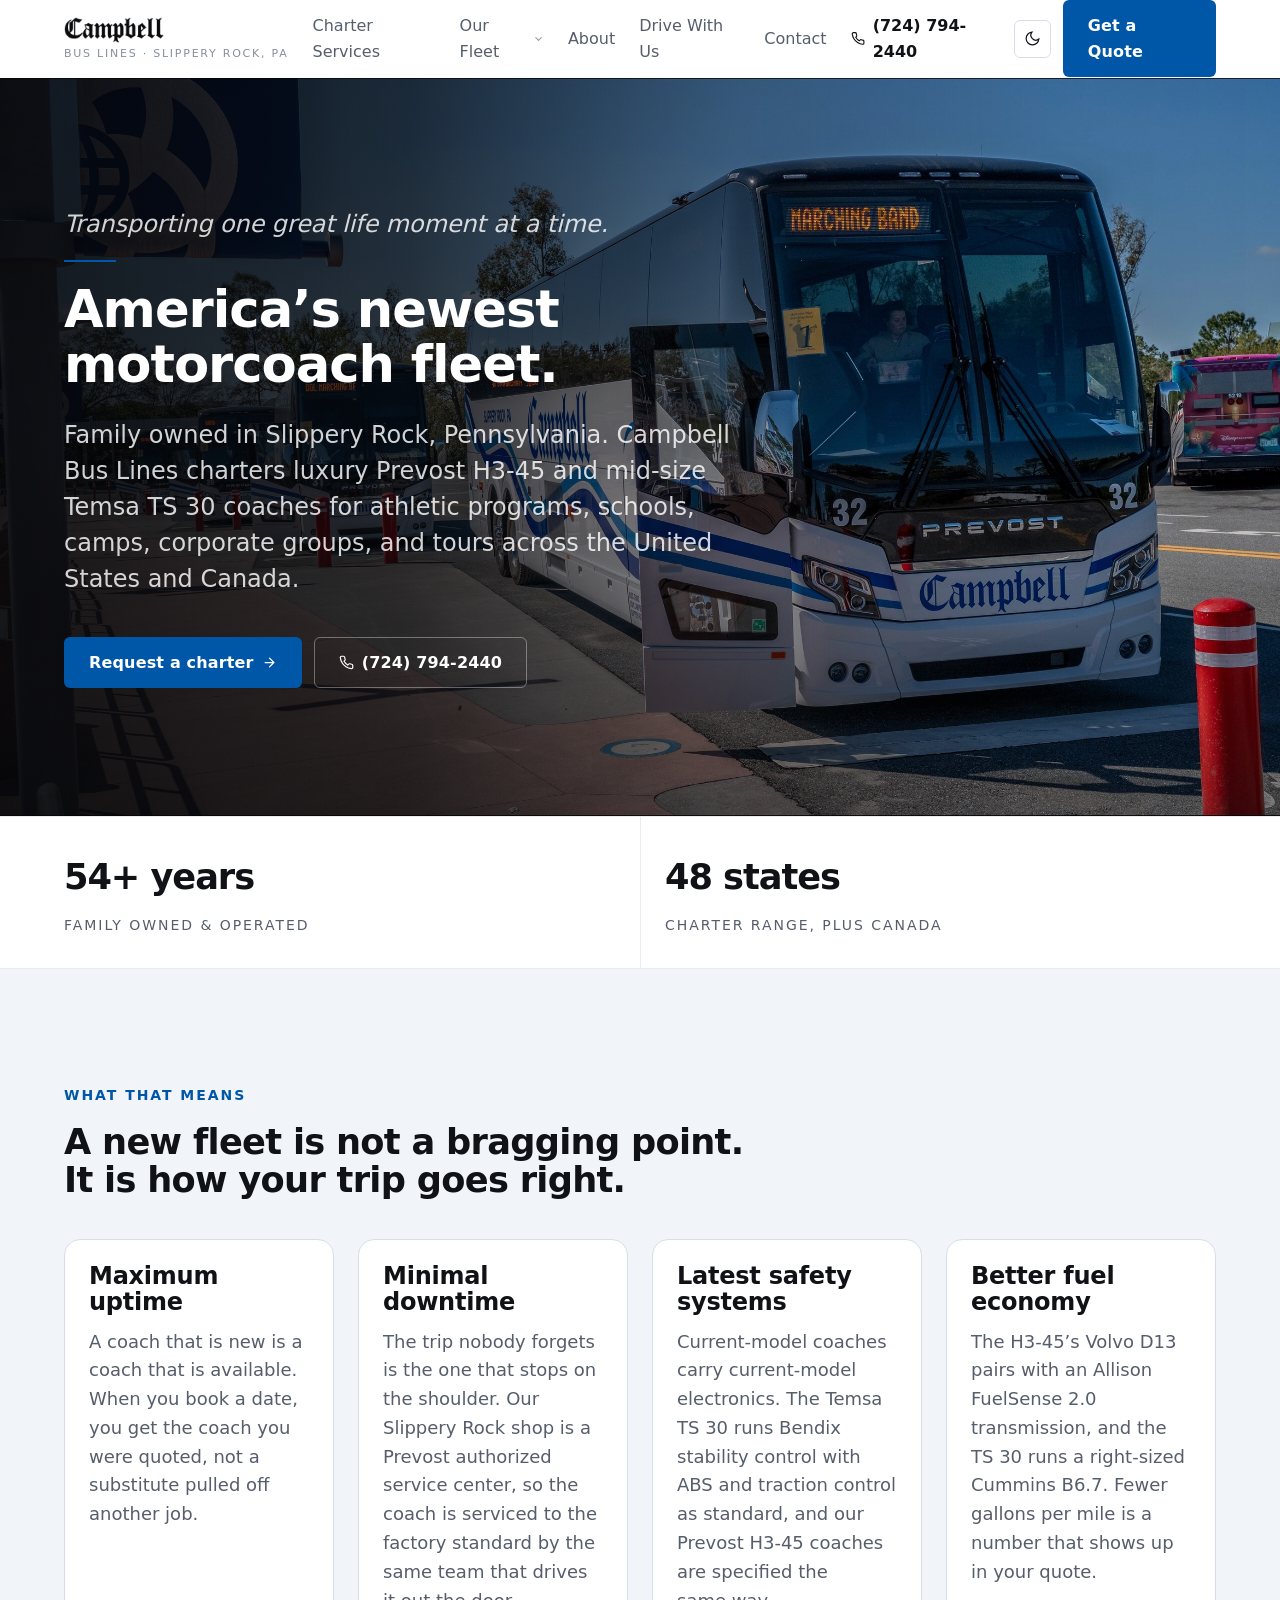
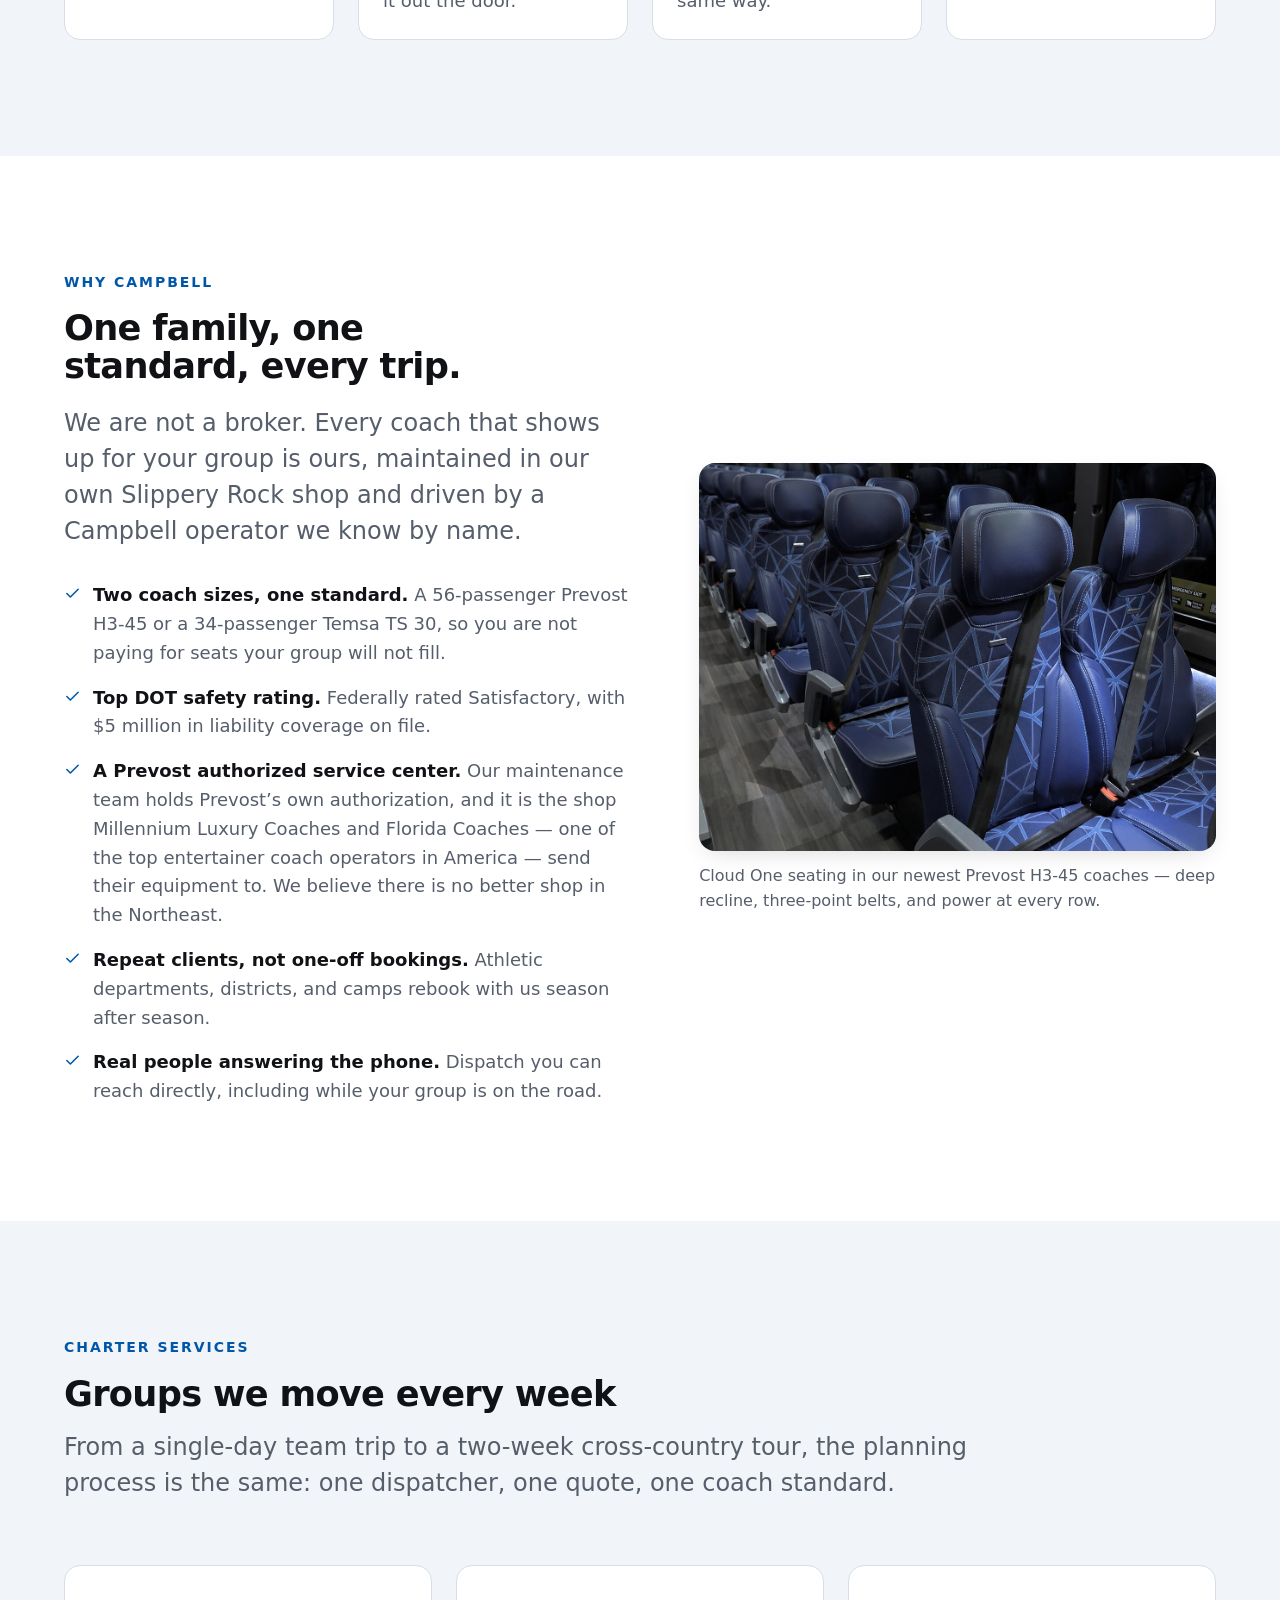
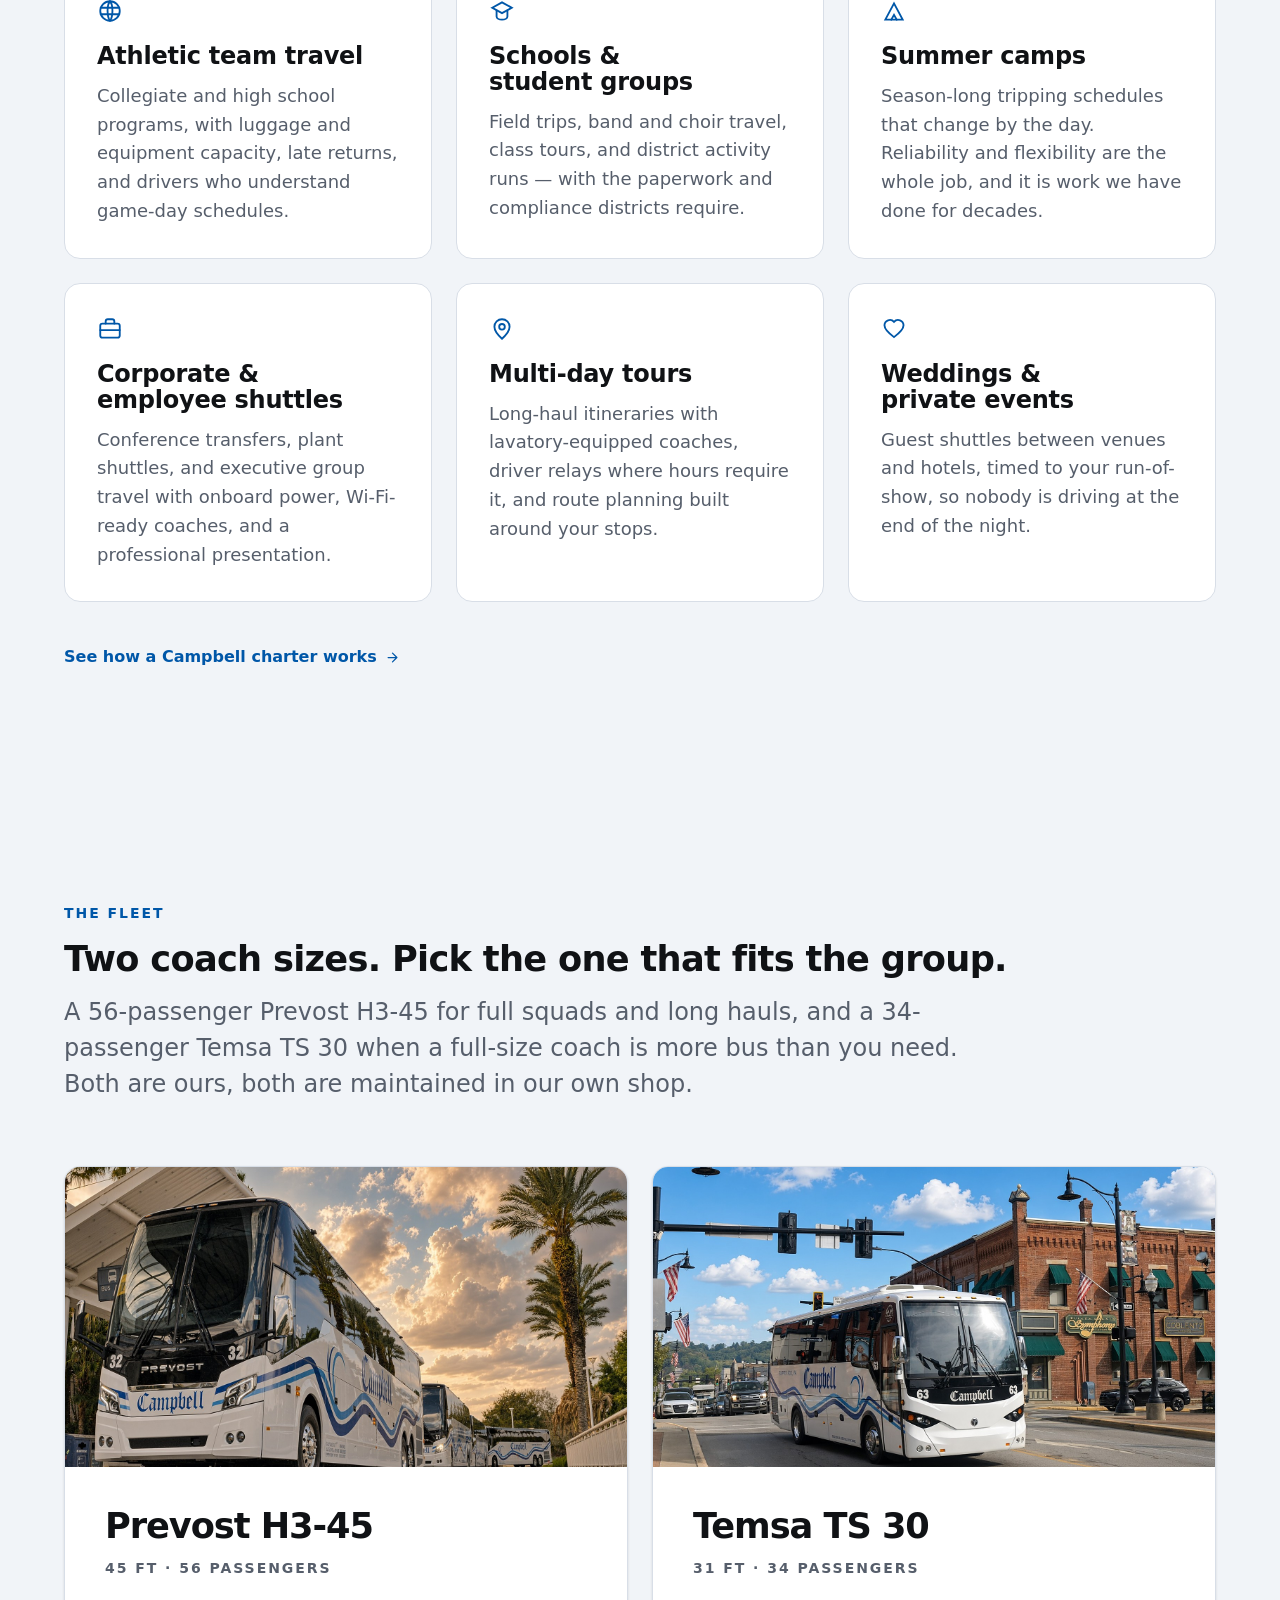
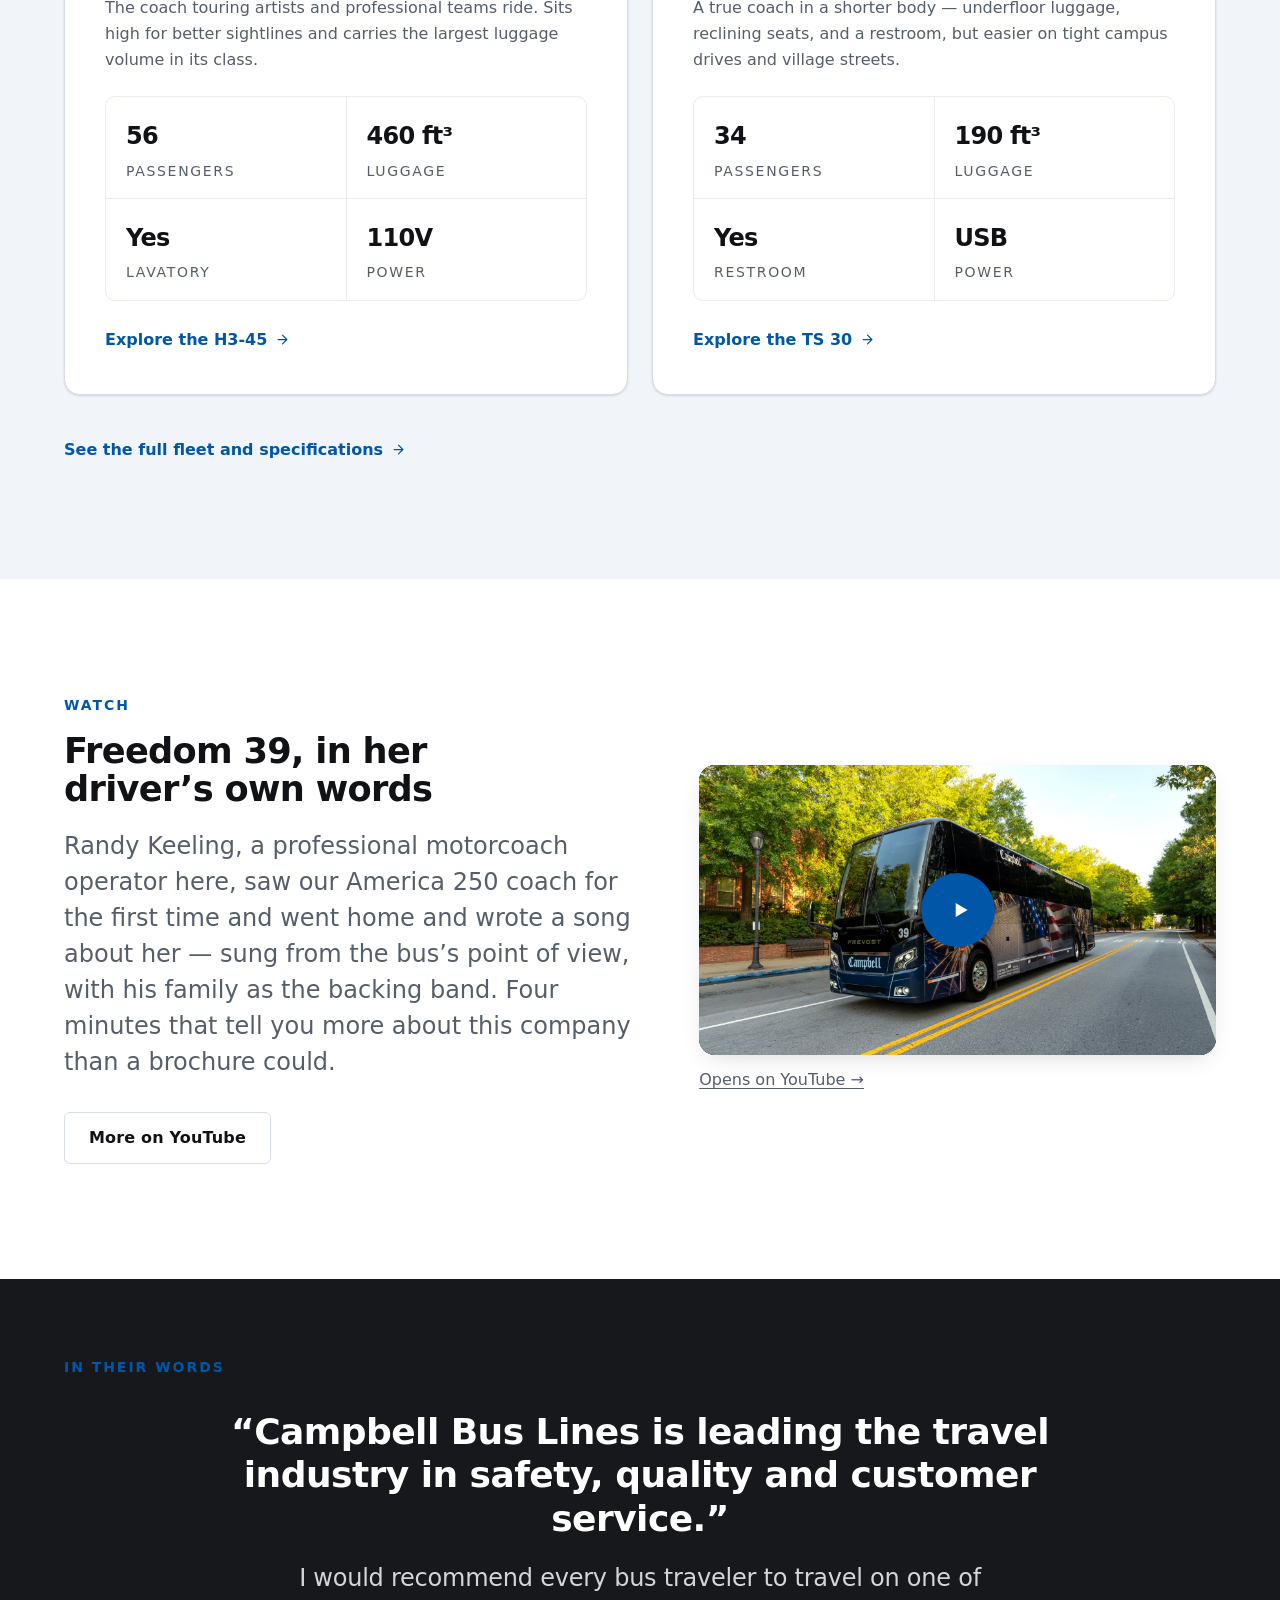
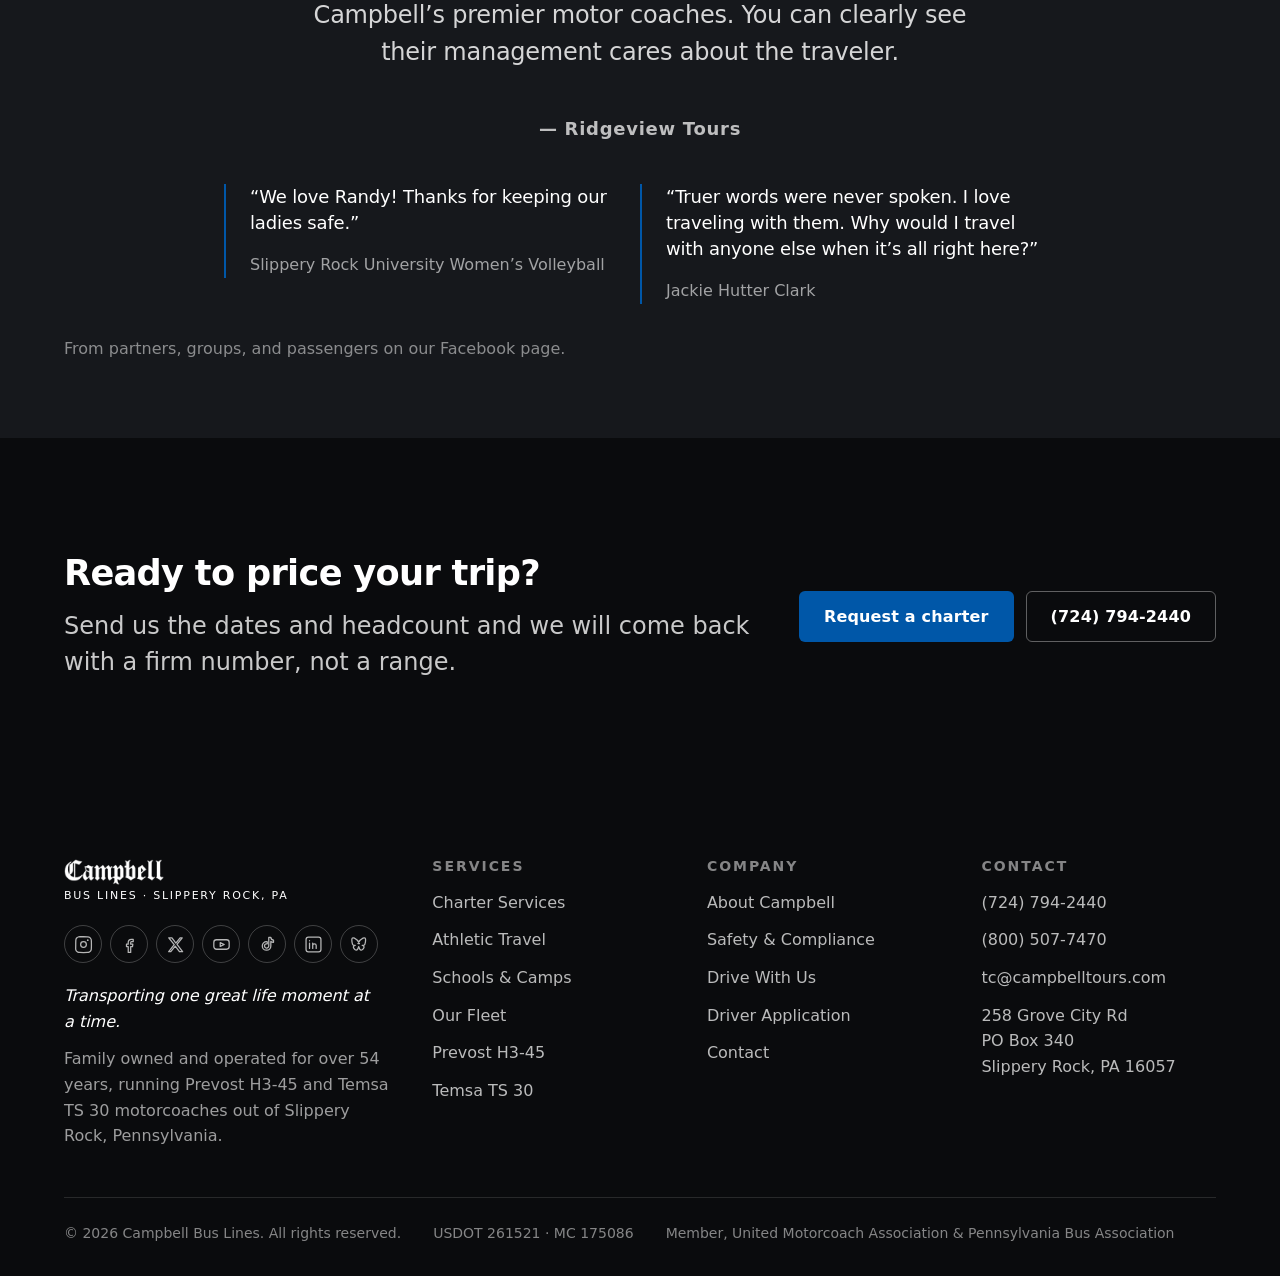
<file: site/index.html>
<!DOCTYPE html>
<html lang="en">
<head>
  <meta charset="utf-8">
  <meta name="viewport" content="width=device-width, initial-scale=1">
  <title>Campbell Bus Lines — Charter Buses & Motorcoach Rental in Slippery Rock, PA</title>
  <meta name="description" content="Family-owned charter bus company in Slippery Rock, PA, running Prevost H3-45 and Temsa TS 30 motorcoaches for athletic teams, schools, camps, corporate groups, and tours. Call (724) 794-2440.">
  <meta property="og:title" content="Campbell Bus Lines — Charter Buses & Motorcoach Rental in Slippery Rock, PA">
  <meta property="og:description" content="Family-owned charter bus company in Slippery Rock, PA, running Prevost H3-45 and Temsa TS 30 motorcoaches for athletic teams, schools, camps, corporate groups, and tours. Call (724) 794-2440.">
  <meta property="og:image" content="assets/hero-fleet-lineup.jpg">
  <meta property="og:type" content="website">
  <link rel="preconnect" href="https://api.fontshare.com" crossorigin>
  <link rel="stylesheet" href="https://api.fontshare.com/v2/css?f[]=cabinet-grotesk@700,800&f[]=satoshi@400,500,700&display=swap">
  <link rel="stylesheet" href="styles.css">
  <link rel="icon" href="favicon.svg" type="image/svg+xml">
  <script type="application/ld+json">
  {
    "@context": "https://schema.org",
    "@type": "LocalBusiness",
    "name": "Campbell Bus Lines",
    "description": "Family-owned charter bus and motorcoach company in Slippery Rock, PA, operating Prevost H3-45 and Temsa TS 30 motorcoaches.",
    "telephone": "+1-724-794-2440",
    "email": "tc@campbelltours.com",
    "url": "https://campbell-bus-lines.onrender.com",
    "address": {
      "@type": "PostalAddress",
      "streetAddress": "258 Grove City Rd",
      "addressLocality": "Slippery Rock",
      "addressRegion": "PA",
      "postalCode": "16057",
      "addressCountry": "US"
    },
    "areaServed": "United States and Canada"
  }
  </script>
</head>
<body>
  <header class="header">
    <div class="wrap header__inner">
      <a class="brand" href="index.html" aria-label="Campbell Bus Lines home">
        <span class="brand__text">
          <span class="brand__wordmark">
            <img class="brand__wm brand__wm--dark" src="assets/wordmark-dark.png" alt="Campbell" width="520" height="135">
            <img class="brand__wm brand__wm--light" src="assets/wordmark-light.png" alt="" width="520" height="135" aria-hidden="true">
          </span>
          <span class="brand__sub">Bus Lines &middot; Slippery Rock, PA</span>
        </span>
      </a>
      <nav class="nav" id="primary-nav" data-open="false" aria-label="Primary">
          <a href="charters.html">Charter Services</a>
          <div class="nav__group" data-nav-group>
            <a class="nav__group-link" href="fleet.html">Our Fleet<svg class="nav__caret" width="12" height="12" viewBox="0 0 24 24" fill="none" stroke="currentColor" stroke-width="2.4" stroke-linecap="round" stroke-linejoin="round" aria-hidden="true"><path d="m6 9 6 6 6-6"/></svg></a>
            <div class="submenu">
              <a href="fleet.html"><span class="submenu__name">Fleet overview</span><span class="submenu__meta">Both coaches, side by side</span></a>
              <a href="coach-h3-45.html"><span class="submenu__name">Prevost H3-45</span><span class="submenu__meta">45 ft &middot; 56 passengers</span></a>
              <a href="coach-ts-30.html"><span class="submenu__name">Temsa TS 30</span><span class="submenu__meta">31 ft &middot; 34 passengers</span></a>
            </div>
          </div>
          <a href="about.html">About</a>
          <a href="drivers.html">Drive With Us</a>
          <a href="contact.html">Contact</a>
          <a class="nav__quote" href="quote.html">Get a Quote</a>
      </nav>
      <div class="header__actions">
        <a class="header__phone" href="tel:+17247942440"><svg width="15" height="15" viewBox="0 0 24 24" fill="none" stroke="currentColor" stroke-width="1.9" stroke-linecap="round"><path d="M22 16.9v3a2 2 0 0 1-2.2 2 19.8 19.8 0 0 1-8.6-3.1 19.5 19.5 0 0 1-6-6A19.8 19.8 0 0 1 2.1 4.2 2 2 0 0 1 4.1 2h3a2 2 0 0 1 2 1.7c.1 1 .4 1.9.7 2.8a2 2 0 0 1-.4 2.1L8.1 9.9a16 16 0 0 0 6 6l1.3-1.3a2 2 0 0 1 2.1-.5c.9.4 1.8.6 2.8.7a2 2 0 0 1 1.7 2z"/></svg><span>(724) 794-2440</span></a>
        <button class="icon-btn" type="button" data-theme-toggle></button>
        <a class="btn btn--primary" href="quote.html">Get a Quote</a>
        <button class="icon-btn nav-toggle" type="button" data-nav-toggle aria-controls="primary-nav" aria-expanded="false" aria-label="Toggle navigation">
          <svg width="18" height="18" viewBox="0 0 24 24" fill="none" stroke="currentColor" stroke-width="2" stroke-linecap="round"><path d="M3 6h18M3 12h18M3 18h18"/></svg>
        </button>
      </div>
    </div>
  </header>
  <main>
    <section class="hero">
      <div class="hero__media">
        <img src="assets/hero-fleet-lineup.jpg" alt="A line of Campbell Bus Lines Prevost motorcoaches waiting at a theme park bus plaza, the lead coach signed for a marching band group" width="2400" height="1350" fetchpriority="high">
      </div>
      <div class="hero__scrim"></div>
      <div class="wrap hero__inner">
        <div class="hero__content">
          <p class="hero__tagline">Transporting one great life moment at a time.</p>
          <h1>America&rsquo;s newest motorcoach fleet.</h1>
          <p>Family owned in Slippery Rock, Pennsylvania. Campbell Bus Lines charters luxury Prevost H3-45 and mid-size Temsa TS 30 coaches for athletic programs, schools, camps, corporate groups, and tours across the United States and Canada.</p>
          <div class="hero__actions">
            <a class="btn btn--primary" href="quote.html">Request a charter <svg width="15" height="15" viewBox="0 0 24 24" fill="none" stroke="currentColor" stroke-width="2" stroke-linecap="round" stroke-linejoin="round"><path d="M5 12h13M12 5l7 7-7 7"/></svg></a>
            <a class="btn btn--on-dark" href="tel:+17247942440"><svg width="15" height="15" viewBox="0 0 24 24" fill="none" stroke="currentColor" stroke-width="1.9" stroke-linecap="round"><path d="M22 16.9v3a2 2 0 0 1-2.2 2 19.8 19.8 0 0 1-8.6-3.1 19.5 19.5 0 0 1-6-6A19.8 19.8 0 0 1 2.1 4.2 2 2 0 0 1 4.1 2h3a2 2 0 0 1 2 1.7c.1 1 .4 1.9.7 2.8a2 2 0 0 1-.4 2.1L8.1 9.9a16 16 0 0 0 6 6l1.3-1.3a2 2 0 0 1 2.1-.5c.9.4 1.8.6 2.8.7a2 2 0 0 1 1.7 2z"/></svg> (724) 794-2440</a>
          </div>
        </div>
      </div>
    </section>

    <section class="stats">
      <div class="wrap stats__grid">
        <div class="stat"><div class="stat__num">54+ years</div><div class="stat__label">Family owned &amp; operated</div></div>
        <div class="stat"><div class="stat__num">48 states</div><div class="stat__label">Charter range, plus Canada</div></div>
      </div>
    </section>

    <section class="section" style="background:var(--color-surface-2)">
      <div class="wrap">
        <div class="section-head reveal" style="margin-bottom:var(--space-10)">
          <p class="eyebrow">What that means</p>
          <h2>A new fleet is not a bragging point. It is how your trip goes right.</h2>
        </div>
        <div class="cards cards--quad">
          <article class="card reveal">
            <h3>Maximum uptime</h3>
            <p>A coach that is new is a coach that is available. When you book a date, you get the coach you were quoted, not a substitute pulled off another job.</p>
          </article>
          <article class="card reveal">
            <h3>Minimal downtime</h3>
            <p>The trip nobody forgets is the one that stops on the shoulder. Our Slippery Rock shop is a Prevost authorized service center, so the coach is serviced to the factory standard by the same team that drives it out the door.</p>
          </article>
          <article class="card reveal">
            <h3>Latest safety systems</h3>
            <p>Current-model coaches carry current-model electronics. The Temsa TS 30 runs Bendix stability control with ABS and traction control as standard, and our Prevost H3-45 coaches are specified the same way.</p>
          </article>
          <article class="card reveal">
            <h3>Better fuel economy</h3>
            <p>The H3-45&rsquo;s Volvo D13 pairs with an Allison FuelSense 2.0 transmission, and the TS 30 runs a right-sized Cummins B6.7. Fewer gallons per mile is a number that shows up in your quote.</p>
          </article>
        </div>
      </div>
    </section>

    <section class="section">
      <div class="wrap">
        <div class="split">
          <div class="reveal">
            <p class="eyebrow">Why Campbell</p>
            <h2 style="font-size:var(--text-xl);margin-bottom:var(--space-5)">One family, one standard, every trip.</h2>
            <p class="lede" style="margin-bottom:var(--space-8)">We are not a broker. Every coach that shows up for your group is ours, maintained in our own Slippery Rock shop and driven by a Campbell operator we know by name.</p>
            <ul class="checklist">
              <li><svg width="17" height="17" viewBox="0 0 24 24" fill="none" stroke="currentColor" stroke-width="2.2" stroke-linecap="round" stroke-linejoin="round"><path d="M20 6 9 17l-5-5"/></svg><span><strong>Two coach sizes, one standard.</strong> A 56-passenger Prevost H3-45 or a 34-passenger Temsa TS 30, so you are not paying for seats your group will not fill.</span></li>
              <li><svg width="17" height="17" viewBox="0 0 24 24" fill="none" stroke="currentColor" stroke-width="2.2" stroke-linecap="round" stroke-linejoin="round"><path d="M20 6 9 17l-5-5"/></svg><span><strong>Top DOT safety rating.</strong> Federally rated Satisfactory, with $5 million in liability coverage on file.</span></li>
              <li><svg width="17" height="17" viewBox="0 0 24 24" fill="none" stroke="currentColor" stroke-width="2.2" stroke-linecap="round" stroke-linejoin="round"><path d="M20 6 9 17l-5-5"/></svg><span><strong>A Prevost authorized service center.</strong> Our maintenance team holds Prevost&rsquo;s own authorization, and it is the shop Millennium Luxury Coaches and Florida Coaches &mdash; one of the top entertainer coach operators in America &mdash; send their equipment to. We believe there is no better shop in the Northeast.</span></li>
              <li><svg width="17" height="17" viewBox="0 0 24 24" fill="none" stroke="currentColor" stroke-width="2.2" stroke-linecap="round" stroke-linejoin="round"><path d="M20 6 9 17l-5-5"/></svg><span><strong>Repeat clients, not one-off bookings.</strong> Athletic departments, districts, and camps rebook with us season after season.</span></li>
              <li><svg width="17" height="17" viewBox="0 0 24 24" fill="none" stroke="currentColor" stroke-width="2.2" stroke-linecap="round" stroke-linejoin="round"><path d="M20 6 9 17l-5-5"/></svg><span><strong>Real people answering the phone.</strong> Dispatch you can reach directly, including while your group is on the road.</span></li>
            </ul>
          </div>
          <div class="split__media reveal">
            <img src="assets/interior.jpg" alt="Cloud One reclining seats in blue leather and patterned fabric inside a Campbell Prevost H3-45" width="1200" height="900" loading="lazy">
            <p class="caption">Cloud One seating in our newest Prevost H3-45 coaches &mdash; deep recline, three-point belts, and power at every row.</p>
          </div>
        </div>
      </div>
    </section>

    <section class="section" style="background:var(--color-surface-2)">
      <div class="wrap">
        <div class="section-head reveal">
          <p class="eyebrow">Charter services</p>
          <h2>Groups we move every week</h2>
          <p class="lede">From a single-day team trip to a two-week cross-country tour, the planning process is the same: one dispatcher, one quote, one coach standard.</p>
        </div>
        <div class="cards">
          <article class="card reveal">
            <div class="card__icon"><svg width="26" height="26" viewBox="0 0 24 24" fill="none" stroke="currentColor" stroke-width="1.7" stroke-linecap="round"><circle cx="12" cy="12" r="9"/><path d="M12 3c3 3.2 3 14 0 18M12 3c-3 3.2-3 14 0 18M3.4 9h17.2M3.4 15h17.2"/></svg></div>
            <h3>Athletic team travel</h3>
            <p>Collegiate and high school programs, with luggage and equipment capacity, late returns, and drivers who understand game-day schedules.</p>
          </article>
          <article class="card reveal">
            <div class="card__icon"><svg width="26" height="26" viewBox="0 0 24 24" fill="none" stroke="currentColor" stroke-width="1.7" stroke-linecap="round"><path d="M3 9l9-5 9 5-9 5-9-5z"/><path d="M7 11.5V17c0 1.7 2.2 3 5 3s5-1.3 5-3v-5.5"/></svg></div>
            <h3>Schools &amp; student groups</h3>
            <p>Field trips, band and choir travel, class tours, and district activity runs — with the paperwork and compliance districts require.</p>
          </article>
          <article class="card reveal">
            <div class="card__icon"><svg width="26" height="26" viewBox="0 0 24 24" fill="none" stroke="currentColor" stroke-width="1.7" stroke-linecap="round"><path d="M4 20l8-15 8 15z"/><path d="M9.5 20l2.5-4.5 2.5 4.5"/></svg></div>
            <h3>Summer camps</h3>
            <p>Season-long tripping schedules that change by the day. Reliability and flexibility are the whole job, and it is work we have done for decades.</p>
          </article>
          <article class="card reveal">
            <div class="card__icon"><svg width="26" height="26" viewBox="0 0 24 24" fill="none" stroke="currentColor" stroke-width="1.7" stroke-linecap="round"><rect x="3" y="7" width="18" height="13" rx="2"/><path d="M8 7V5a2 2 0 0 1 2-2h4a2 2 0 0 1 2 2v2M3 13h18"/></svg></div>
            <h3>Corporate &amp; employee shuttles</h3>
            <p>Conference transfers, plant shuttles, and executive group travel with onboard power, Wi-Fi-ready coaches, and a professional presentation.</p>
          </article>
          <article class="card reveal">
            <div class="card__icon"><svg width="26" height="26" viewBox="0 0 24 24" fill="none" stroke="currentColor" stroke-width="1.7" stroke-linecap="round"><path d="M12 21s7-6.2 7-11a7 7 0 1 0-14 0c0 4.8 7 11 7 11z"/><circle cx="12" cy="10" r="2.6"/></svg></div>
            <h3>Multi-day tours</h3>
            <p>Long-haul itineraries with lavatory-equipped coaches, driver relays where hours require it, and route planning built around your stops.</p>
          </article>
          <article class="card reveal">
            <div class="card__icon"><svg width="26" height="26" viewBox="0 0 24 24" fill="none" stroke="currentColor" stroke-width="1.7" stroke-linecap="round"><path d="M20.8 8.6a5 5 0 0 0-8.8-3.2A5 5 0 0 0 3.2 8.6C3.2 13 12 19.5 12 19.5s8.8-6.5 8.8-10.9z"/></svg></div>
            <h3>Weddings &amp; private events</h3>
            <p>Guest shuttles between venues and hotels, timed to your run-of-show, so nobody is driving at the end of the night.</p>
          </article>
        </div>
        <p style="margin-top:var(--space-10)"><a class="link-arrow" href="charters.html">See how a Campbell charter works <svg width="15" height="15" viewBox="0 0 24 24" fill="none" stroke="currentColor" stroke-width="2" stroke-linecap="round" stroke-linejoin="round"><path d="M5 12h13M12 5l7 7-7 7"/></svg></a></p>
      </div>
    </section>

    <section class="section" style="background:var(--color-surface-2)">
      <div class="wrap">
        <div class="section-head reveal">
          <p class="eyebrow">The fleet</p>
          <h2>Two coach sizes. Pick the one that fits the group.</h2>
          <p class="lede">A 56-passenger Prevost H3-45 for full squads and long hauls, and a 34-passenger Temsa TS 30 when a full-size coach is more bus than you need. Both are ours, both are maintained in our own shop.</p>
        </div>
        <div class="showroom showroom--2up">
          <article class="coach reveal">
            <a class="coach__media" href="coach-h3-45.html" aria-label="Prevost H3-45 — full detail page">
              <picture>
                <source media="(max-width: 760px)" srcset="assets/coach-h345-mobile.jpg">
                <img src="assets/coach-h345.jpg" alt="A white Prevost H3-45 luxury touring motorcoach in Campbell livery" width="1600" height="1066" loading="lazy">
              </picture>
            </a>
            <div class="coach__body">
              <div class="coach__head">
                <h3 class="coach__name"><a href="coach-h3-45.html">Prevost H3-45</a></h3>
                <span class="coach__sub">45 ft &middot; 56 passengers</span>
              </div>
              <p class="coach__lede">The coach touring artists and professional teams ride. Sits high for better sightlines and carries the largest luggage volume in its class.</p>
              <div class="coach__figures"><div class="figure"><div class="figure__num">56</div><div class="figure__label">Passengers</div></div><div class="figure"><div class="figure__num">460 ft&sup3;</div><div class="figure__label">Luggage</div></div><div class="figure"><div class="figure__num">Yes</div><div class="figure__label">Lavatory</div></div><div class="figure"><div class="figure__num">110V</div><div class="figure__label">Power</div></div></div>
              <a class="link-arrow" href="coach-h3-45.html">Explore the H3-45 <svg width="15" height="15" viewBox="0 0 24 24" fill="none" stroke="currentColor" stroke-width="2" stroke-linecap="round" stroke-linejoin="round"><path d="M5 12h13M12 5l7 7-7 7"/></svg></a>
            </div>
          </article>
          <article class="coach reveal">
            <a class="coach__media" href="coach-ts-30.html" aria-label="Temsa TS 30 — full detail page">
              <picture>
                <source media="(max-width: 760px)" srcset="assets/coach-ts30-mobile.jpg">
                <img src="assets/coach-ts30.jpg" alt="A white Temsa TS 30 mid-size coach in Campbell livery" width="1600" height="1066" loading="lazy">
              </picture>
            </a>
            <div class="coach__body">
              <div class="coach__head">
                <h3 class="coach__name"><a href="coach-ts-30.html">Temsa TS 30</a></h3>
                <span class="coach__sub">31 ft &middot; 34 passengers</span>
              </div>
              <p class="coach__lede">A true coach in a shorter body — underfloor luggage, reclining seats, and a restroom, but easier on tight campus drives and village streets.</p>
              <div class="coach__figures"><div class="figure"><div class="figure__num">34</div><div class="figure__label">Passengers</div></div><div class="figure"><div class="figure__num">190 ft&sup3;</div><div class="figure__label">Luggage</div></div><div class="figure"><div class="figure__num">Yes</div><div class="figure__label">Restroom</div></div><div class="figure"><div class="figure__num">USB</div><div class="figure__label">Power</div></div></div>
              <a class="link-arrow" href="coach-ts-30.html">Explore the TS 30 <svg width="15" height="15" viewBox="0 0 24 24" fill="none" stroke="currentColor" stroke-width="2" stroke-linecap="round" stroke-linejoin="round"><path d="M5 12h13M12 5l7 7-7 7"/></svg></a>
            </div>
          </article>
        </div>
        <p style="margin-top:var(--space-10)"><a class="link-arrow" href="fleet.html">See the full fleet and specifications <svg width="15" height="15" viewBox="0 0 24 24" fill="none" stroke="currentColor" stroke-width="2" stroke-linecap="round" stroke-linejoin="round"><path d="M5 12h13M12 5l7 7-7 7"/></svg></a></p>
      </div>
    </section>

    <section class="section">
      <div class="wrap">
        <div class="split">
          <div class="reveal">
            <p class="eyebrow">Watch</p>
            <h2 style="font-size:var(--text-xl);margin-bottom:var(--space-5)">Freedom 39, in her driver’s own words</h2>
            <p class="lede" style="margin-bottom:var(--space-8)">Randy Keeling, a professional motorcoach operator here, saw our America 250 coach for the first time and went home and wrote a song about her — sung from the bus’s point of view, with his family as the backing band. Four minutes that tell you more about this company than a brochure could.</p>
            <a class="btn btn--ghost" href="https://www.youtube.com/@campbellbuspa" target="_blank" rel="noopener noreferrer">More on YouTube</a>
          </div>
          <div class="reveal">
            <a class="video" href="https://youtu.be/upIA_kOGDcA" target="_blank" rel="noopener noreferrer" aria-label="Watch Freedom 39, in her driver’s own words on YouTube">
            <span class="video__play" aria-hidden="true">
              <span class="video__ring"><svg width="26" height="26" viewBox="0 0 24 24" fill="currentColor" aria-hidden="true"><path d="M8 5.5v13l11-6.5z"/></svg></span>
            </span>
            <img src="assets/freedom39-poster.jpg" alt="Freedom 39, the America 250 commemorative Prevost H3-45, parked on a tree-lined street" width="1600" height="900" loading="lazy">
          </a>
          <p class="video__fallback"><a href="https://youtu.be/upIA_kOGDcA" target="_blank" rel="noopener noreferrer">Opens on YouTube &rarr;</a></p>
          </div>
        </div>
      </div>
    </section>

    <section class="section section--tight band">
      <div class="wrap">
        <p class="eyebrow">In their words</p>
        <figure class="quote quote--feature" style="margin-top:var(--space-8)">
          <blockquote>
            <span class="quote__lead">&ldquo;Campbell Bus Lines is leading the travel industry in safety, quality and customer service.&rdquo;</span>
            <span class="quote__rest">I would recommend every bus traveler to travel on one of Campbell&rsquo;s premier motor coaches. You can clearly see their management cares about the traveler.</span>
          </blockquote>
          <figcaption style="color:rgba(255,255,255,.72)">&mdash; Ridgeview Tours</figcaption>
        </figure>
        <div class="quotes quotes--wall" style="margin-top:var(--space-10)">
          <figure class="quote"><blockquote>&ldquo;We love Randy! Thanks for keeping our ladies safe.&rdquo;</blockquote><figcaption>Slippery Rock University Women&rsquo;s Volleyball</figcaption></figure>
          <figure class="quote"><blockquote>&ldquo;Truer words were never spoken. I love traveling with them. Why would I travel with anyone else when it&rsquo;s all right here?&rdquo;</blockquote><figcaption>Jackie Hutter Clark</figcaption></figure>
        </div>
        <p class="muted" style="margin-top:var(--space-8);font-size:var(--text-sm);color:rgba(255,255,255,.5)">From partners, groups, and passengers on our Facebook page.</p>
      </div>
    </section>

    <section class="section band" style="background:var(--color-ink)">
      <div class="wrap band__inner">
        <div>
          <h2 style="margin-bottom:var(--space-4)">Ready to price your trip?</h2>
          <p class="lede">Send us the dates and headcount and we will come back with a firm number, not a range.</p>
        </div>
        <div style="display:flex;flex-wrap:wrap;gap:var(--space-3)">
          <a class="btn btn--primary" href="quote.html">Request a charter</a>
          <a class="btn btn--on-dark" href="tel:+17247942440">(724) 794-2440</a>
        </div>
      </div>
    </section>
  </main>
  <footer class="footer">
    <div class="wrap">
      <div class="footer__grid">
        <div>
          <a class="brand" href="index.html" aria-label="Campbell Bus Lines home">
        <span class="brand__text">
          <span class="brand__wordmark">
            <img class="brand__wm brand__wm--dark" src="assets/wordmark-dark.png" alt="Campbell" width="520" height="135">
            <img class="brand__wm brand__wm--light" src="assets/wordmark-light.png" alt="" width="520" height="135" aria-hidden="true">
          </span>
          <span class="brand__sub">Bus Lines &middot; Slippery Rock, PA</span>
        </span>
      </a>
          <div class="social-row social-row--footer"><a class="social-link" href="https://www.instagram.com/campbellbuspa/" target="_blank" rel="noopener noreferrer" aria-label="Campbell Bus Lines on Instagram" title="Instagram"><svg width="19" height="19" viewBox="0 0 24 24" fill="none" stroke="currentColor" stroke-width="1.6" stroke-linecap="round" stroke-linejoin="round" aria-hidden="true"><path d="M12 2.2c3.2 0 3.6 0 4.9.07 1.2.05 1.8.25 2.2.42.6.23 1 .5 1.4 1 .5.4.8.8 1 1.4.2.4.4 1 .4 2.2.1 1.3.1 1.7.1 4.9s0 3.6-.1 4.9c0 1.2-.2 1.8-.4 2.2a3.7 3.7 0 0 1-1 1.4c-.4.5-.8.8-1.4 1-.4.2-1 .4-2.2.4-1.3.1-1.7.1-4.9.1s-3.6 0-4.9-.1c-1.2 0-1.8-.2-2.2-.4a3.7 3.7 0 0 1-1.4-1 3.7 3.7 0 0 1-1-1.4c-.2-.4-.4-1-.4-2.2C2.2 15.6 2.2 15.2 2.2 12s0-3.6.1-4.9c0-1.2.2-1.8.4-2.2a3.7 3.7 0 0 1 1-1.4c.4-.5.8-.8 1.4-1 .4-.2 1-.4 2.2-.4C8.4 2.2 8.8 2.2 12 2.2z"/><circle cx="12" cy="12" r="3.6"/><circle cx="17.4" cy="6.6" r="1.1" fill="currentColor" stroke="none"/></svg></a><a class="social-link" href="https://www.facebook.com/campbellbuspa" target="_blank" rel="noopener noreferrer" aria-label="Campbell Bus Lines on Facebook" title="Facebook"><svg width="19" height="19" viewBox="0 0 24 24" fill="none" stroke="currentColor" stroke-width="1.6" stroke-linecap="round" stroke-linejoin="round" aria-hidden="true"><path d="M14.5 8.5h2.2V5.6h-2.4c-2.4 0-3.9 1.5-3.9 4v2H8.2v3h2.2V22h3.1v-7.4h2.3l.4-3h-2.7v-1.7c0-.9.3-1.4 1-1.4z"/></svg></a><a class="social-link" href="https://x.com/campbellbuspa" target="_blank" rel="noopener noreferrer" aria-label="Campbell Bus Lines on X" title="X"><svg width="19" height="19" viewBox="0 0 24 24" fill="none" stroke="currentColor" stroke-width="1.6" stroke-linecap="round" stroke-linejoin="round" aria-hidden="true"><path d="M3.5 3.5h4l5 6.7 5.3-6.7h2.7l-6.6 8.3 7.1 9.2h-4l-5.3-7-5.6 7H3.4l7-8.8z"/></svg></a><a class="social-link" href="https://www.youtube.com/@campbellbuspa" target="_blank" rel="noopener noreferrer" aria-label="Campbell Bus Lines on YouTube" title="YouTube"><svg width="19" height="19" viewBox="0 0 24 24" fill="none" stroke="currentColor" stroke-width="1.6" stroke-linecap="round" stroke-linejoin="round" aria-hidden="true"><rect x="2.3" y="6" width="19.4" height="12" rx="3.4"/><path d="M10.4 9.6l5 2.4-5 2.4z"/></svg></a><a class="social-link" href="https://www.tiktok.com/@campbellbuspa" target="_blank" rel="noopener noreferrer" aria-label="Campbell Bus Lines on TikTok" title="TikTok"><svg width="19" height="19" viewBox="0 0 24 24" fill="none" stroke="currentColor" stroke-width="1.6" stroke-linecap="round" stroke-linejoin="round" aria-hidden="true"><path d="M13.6 3h2.6c.2 2 1.4 3.4 3.4 3.6v2.6c-1.3 0-2.5-.4-3.4-1.1v5.7a5.4 5.4 0 1 1-5.4-5.4c.3 0 .6 0 .9.1v2.7a2.7 2.7 0 1 0 1.9 2.6z"/></svg></a><a class="social-link" href="https://www.linkedin.com/company/campbell-bus-lines" target="_blank" rel="noopener noreferrer" aria-label="Campbell Bus Lines on LinkedIn" title="LinkedIn"><svg width="19" height="19" viewBox="0 0 24 24" fill="none" stroke="currentColor" stroke-width="1.6" stroke-linecap="round" stroke-linejoin="round" aria-hidden="true"><rect x="2.6" y="2.6" width="18.8" height="18.8" rx="3"/><path d="M7 10.4V17M7 7.2v.1M11 17v-3.6a2.2 2.2 0 0 1 4.4 0V17M11 10.4V17"/></svg></a><a class="social-link" href="https://bsky.app/profile/campbellbuspa.bsky.social" target="_blank" rel="noopener noreferrer" aria-label="Campbell Bus Lines on Bluesky" title="Bluesky"><svg width="19" height="19" viewBox="0 0 24 24" fill="none" stroke="currentColor" stroke-width="1.6" stroke-linecap="round" stroke-linejoin="round" aria-hidden="true"><path d="M12 10.8C10.9 8.7 8 4.9 5.6 3.9 3.2 2.9 2.3 4.2 2.3 6c0 1.5.6 4.9.9 5.6.6 1.4 2 1.8 3.4 1.6-2.3.4-3 1.9-1.7 3.7 1.3 1.8 3.4 3.2 4.6 1.2.5-.8 1-2.3 1.5-3.5.5 1.2 1 2.7 1.5 3.5 1.2 2 3.3.6 4.6-1.2 1.3-1.8.6-3.3-1.7-3.7 1.4.2 2.8-.2 3.4-1.6.3-.7.9-4.1.9-5.6 0-1.8-.9-3.1-3.3-2.1-2.4 1-5.3 4.8-6.4 6.9z"/></svg></a></div>
          <p class="muted" style="margin-top:var(--space-5);max-width:34ch;font-size:var(--text-sm);color:rgba(255,255,255,.6)">
            <em class="footer__tagline">Transporting one great life moment at a time.</em>
            Family owned and operated for over 54 years, running Prevost H3-45 and Temsa TS 30 motorcoaches out of Slippery Rock, Pennsylvania.
          </p>
        </div>
        <div>
          <h3>Services</h3>
          <ul>
            <li><a href="charters.html">Charter Services</a></li>
            <li><a href="charters.html#athletics">Athletic Travel</a></li>
            <li><a href="charters.html#schools">Schools &amp; Camps</a></li>
            <li><a href="fleet.html">Our Fleet</a></li>
            <li><a href="coach-h3-45.html">Prevost H3-45</a></li>
            <li><a href="coach-ts-30.html">Temsa TS 30</a></li>
          </ul>
        </div>
        <div>
          <h3>Company</h3>
          <ul>
            <li><a href="about.html">About Campbell</a></li>
            <li><a href="about.html#safety">Safety &amp; Compliance</a></li>
            <li><a href="drivers.html">Drive With Us</a></li>
            <li><a href="apply.html">Driver Application</a></li>
            <li><a href="contact.html">Contact</a></li>
          </ul>
        </div>
        <div>
          <h3>Contact</h3>
          <ul>
            <li><a href="tel:+17247942440">(724) 794-2440</a></li>
            <li><a href="tel:+18005077470">(800) 507-7470</a></li>
            <li><a href="mailto:tc@campbelltours.com">tc@campbelltours.com</a></li>
            <li>258 Grove City Rd<br>PO Box 340<br>Slippery Rock, PA 16057</li>
          </ul>
        </div>
      </div>
      <div class="footer__bottom">
        <span>&copy; 2026 Campbell Bus Lines. All rights reserved.</span>
        <span>USDOT 261521 &middot; MC 175086</span>
        <span>Member, United Motorcoach Association &amp; Pennsylvania Bus Association</span>
      </div>
    </div>
  </footer>
  <script src="main.js"></script>
</body>
</html>
</file>
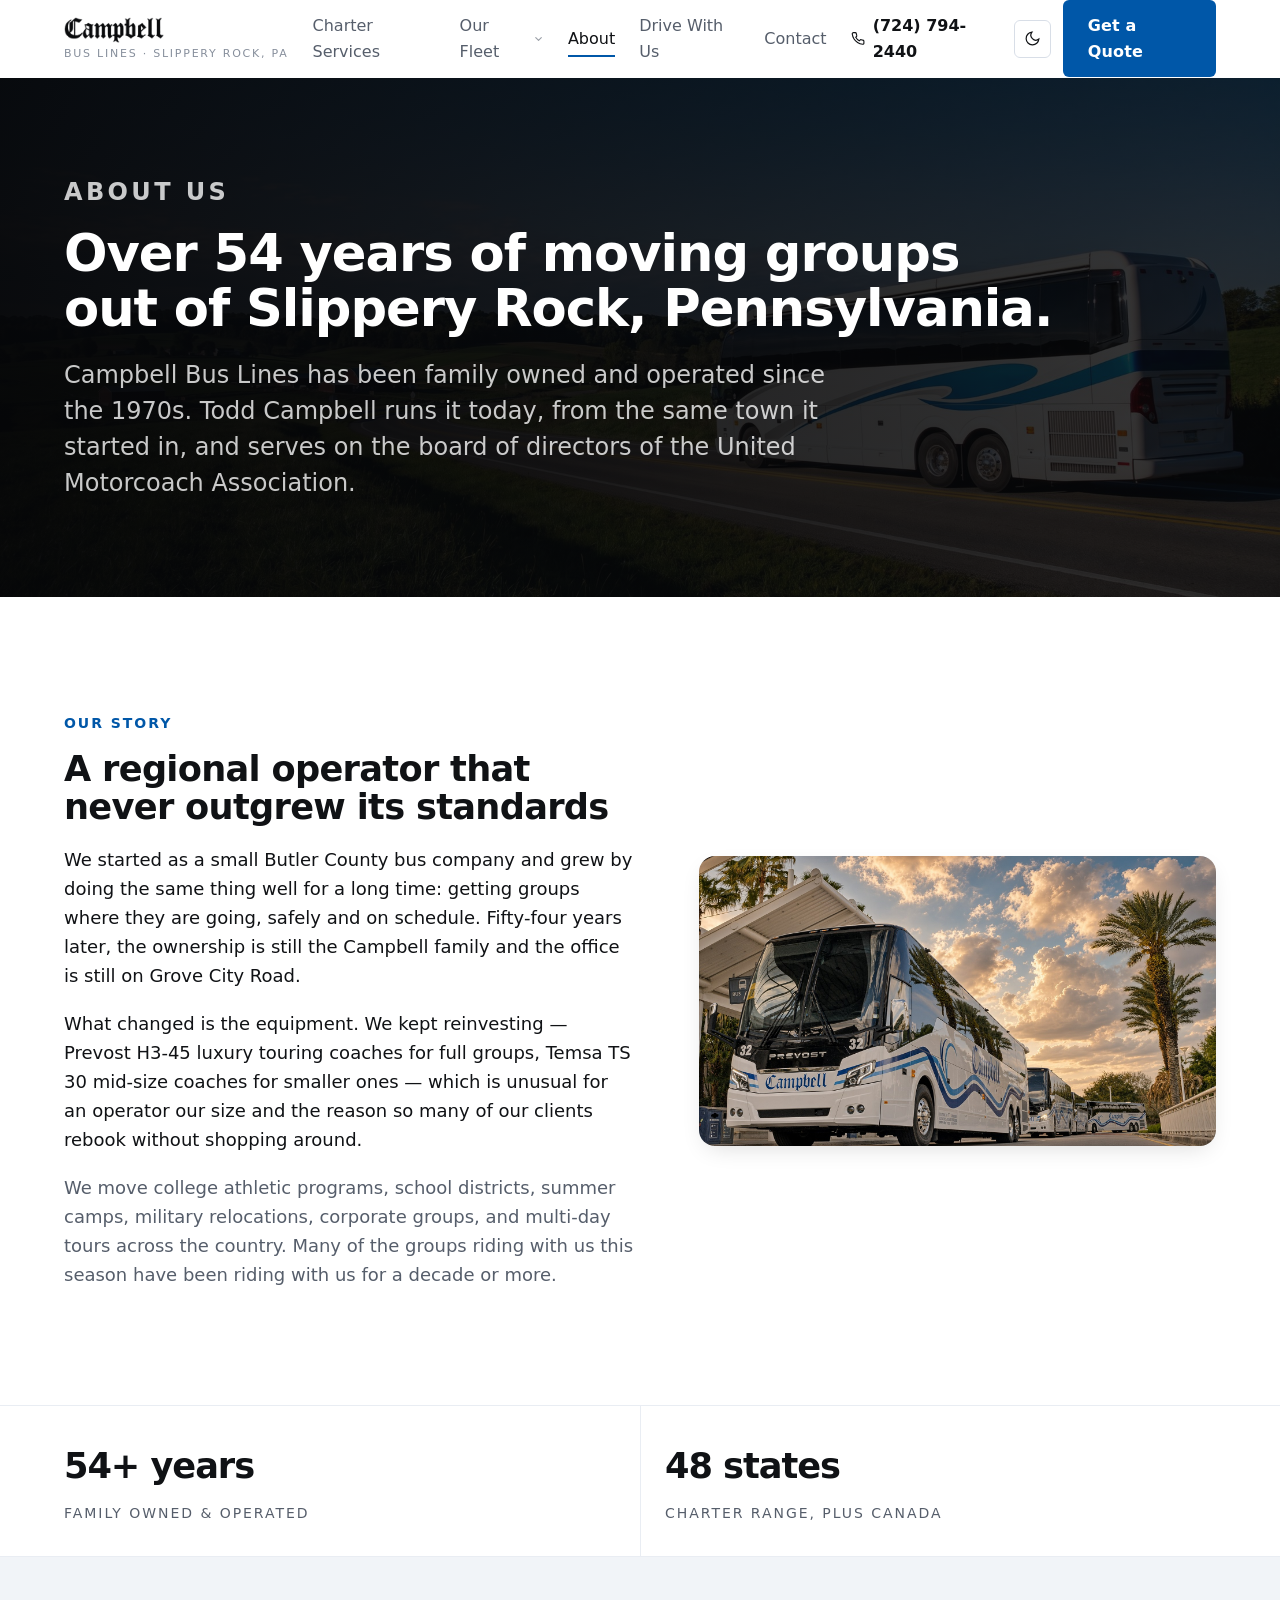
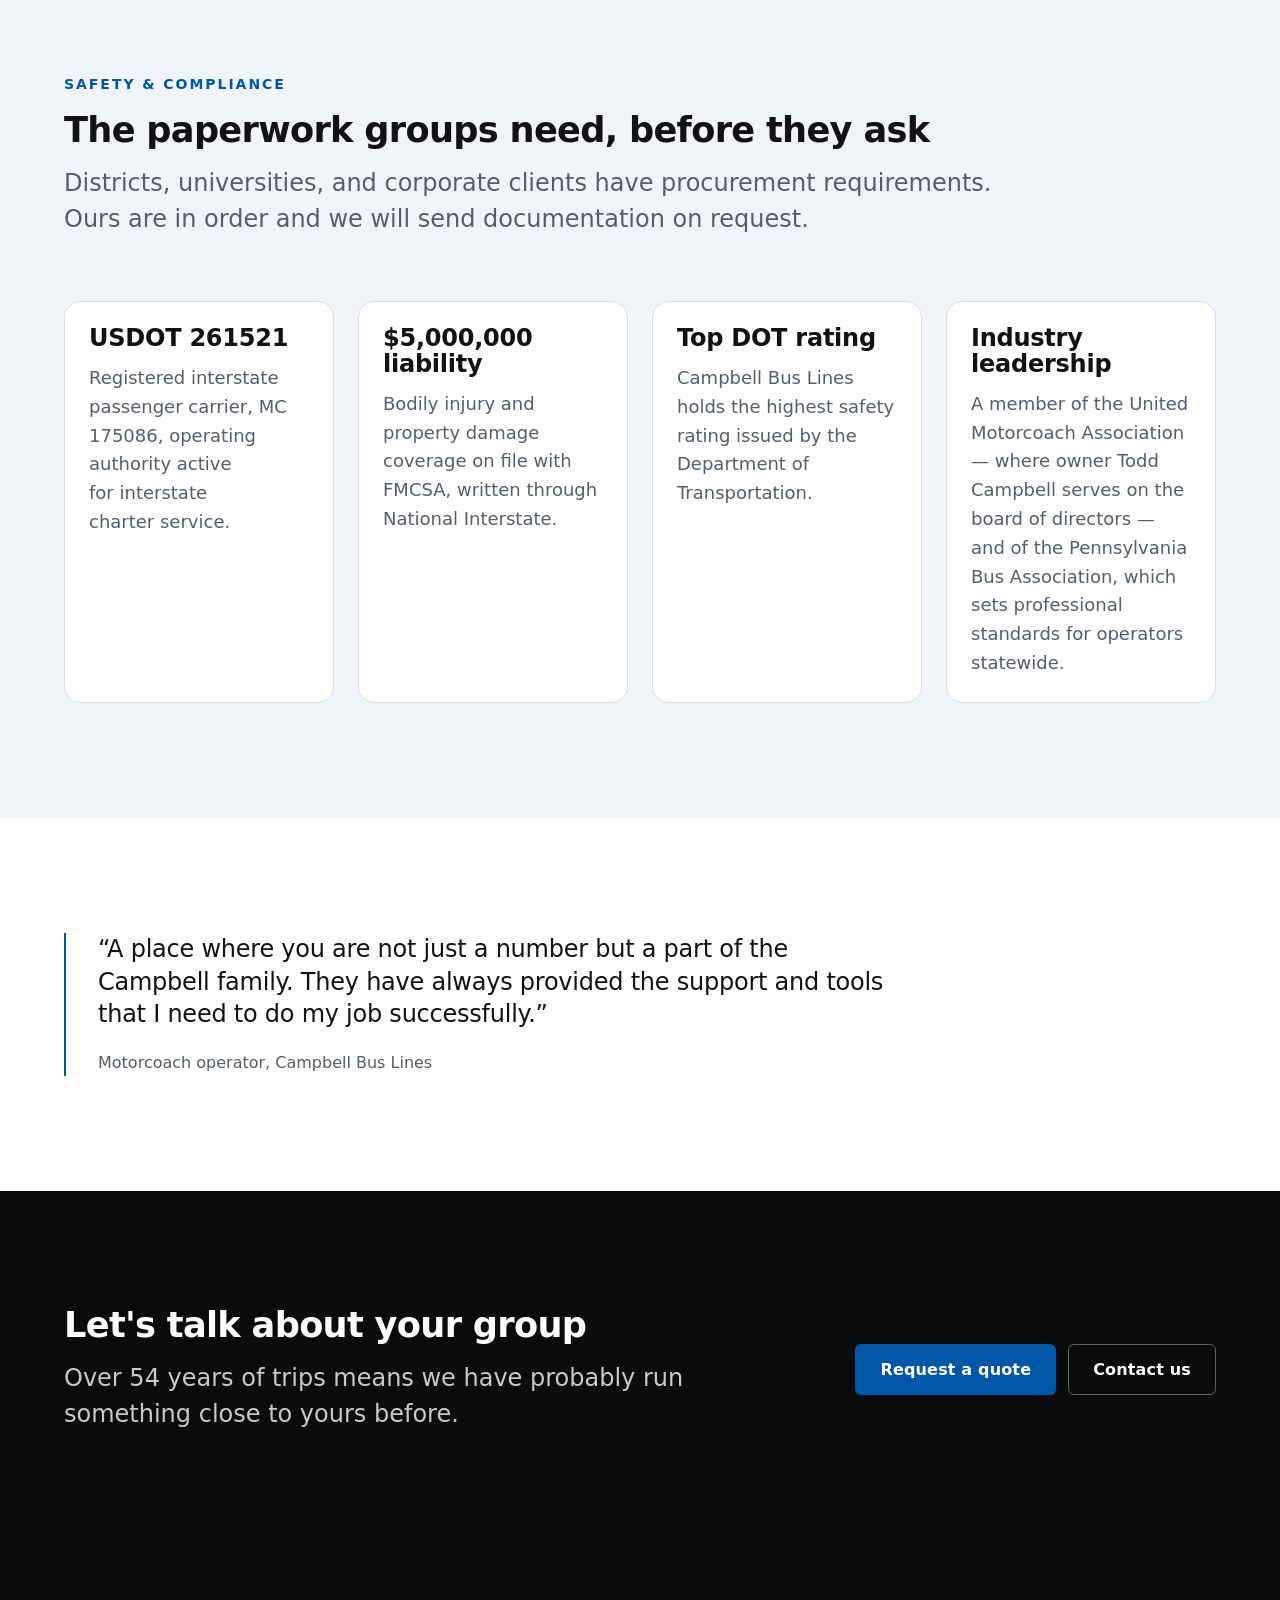
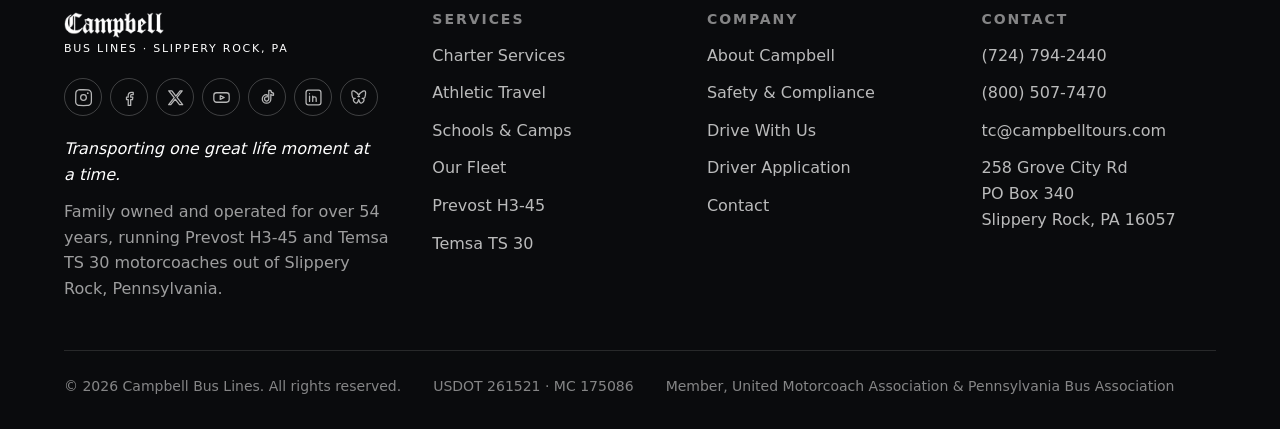
<file: site/about.html>
<!DOCTYPE html>
<html lang="en">
<head>
  <meta charset="utf-8">
  <meta name="viewport" content="width=device-width, initial-scale=1">
  <title>About Campbell Bus Lines — Family Owned for Over 54 Years</title>
  <meta name="description" content="Campbell Bus Lines has been a family-owned motorcoach operator in Slippery Rock, PA for over 54 years, with a top DOT safety rating and $5M liability coverage.">
  <meta property="og:title" content="About Campbell Bus Lines — Family Owned for Over 54 Years">
  <meta property="og:description" content="Campbell Bus Lines has been a family-owned motorcoach operator in Slippery Rock, PA for over 54 years, with a top DOT safety rating and $5M liability coverage.">
  <meta property="og:image" content="assets/hero-fleet-lineup.jpg">
  <meta property="og:type" content="website">
  <link rel="preconnect" href="https://api.fontshare.com" crossorigin>
  <link rel="stylesheet" href="https://api.fontshare.com/v2/css?f[]=cabinet-grotesk@700,800&f[]=satoshi@400,500,700&display=swap">
  <link rel="stylesheet" href="styles.css">
  <link rel="icon" href="favicon.svg" type="image/svg+xml">
  <script type="application/ld+json">
  {
    "@context": "https://schema.org",
    "@type": "LocalBusiness",
    "name": "Campbell Bus Lines",
    "description": "Family-owned charter bus and motorcoach company in Slippery Rock, PA, operating Prevost H3-45 and Temsa TS 30 motorcoaches.",
    "telephone": "+1-724-794-2440",
    "email": "tc@campbelltours.com",
    "url": "https://campbell-bus-lines.onrender.com",
    "address": {
      "@type": "PostalAddress",
      "streetAddress": "258 Grove City Rd",
      "addressLocality": "Slippery Rock",
      "addressRegion": "PA",
      "postalCode": "16057",
      "addressCountry": "US"
    },
    "areaServed": "United States and Canada"
  }
  </script>
</head>
<body>
  <header class="header">
    <div class="wrap header__inner">
      <a class="brand" href="index.html" aria-label="Campbell Bus Lines home">
        <span class="brand__text">
          <span class="brand__wordmark">
            <img class="brand__wm brand__wm--dark" src="assets/wordmark-dark.png" alt="Campbell" width="520" height="135">
            <img class="brand__wm brand__wm--light" src="assets/wordmark-light.png" alt="" width="520" height="135" aria-hidden="true">
          </span>
          <span class="brand__sub">Bus Lines &middot; Slippery Rock, PA</span>
        </span>
      </a>
      <nav class="nav" id="primary-nav" data-open="false" aria-label="Primary">
          <a href="charters.html">Charter Services</a>
          <div class="nav__group" data-nav-group>
            <a class="nav__group-link" href="fleet.html">Our Fleet<svg class="nav__caret" width="12" height="12" viewBox="0 0 24 24" fill="none" stroke="currentColor" stroke-width="2.4" stroke-linecap="round" stroke-linejoin="round" aria-hidden="true"><path d="m6 9 6 6 6-6"/></svg></a>
            <div class="submenu">
              <a href="fleet.html"><span class="submenu__name">Fleet overview</span><span class="submenu__meta">Both coaches, side by side</span></a>
              <a href="coach-h3-45.html"><span class="submenu__name">Prevost H3-45</span><span class="submenu__meta">45 ft &middot; 56 passengers</span></a>
              <a href="coach-ts-30.html"><span class="submenu__name">Temsa TS 30</span><span class="submenu__meta">31 ft &middot; 34 passengers</span></a>
            </div>
          </div>
          <a href="about.html" aria-current="page">About</a>
          <a href="drivers.html">Drive With Us</a>
          <a href="contact.html">Contact</a>
          <a class="nav__quote" href="quote.html">Get a Quote</a>
      </nav>
      <div class="header__actions">
        <a class="header__phone" href="tel:+17247942440"><svg width="15" height="15" viewBox="0 0 24 24" fill="none" stroke="currentColor" stroke-width="1.9" stroke-linecap="round"><path d="M22 16.9v3a2 2 0 0 1-2.2 2 19.8 19.8 0 0 1-8.6-3.1 19.5 19.5 0 0 1-6-6A19.8 19.8 0 0 1 2.1 4.2 2 2 0 0 1 4.1 2h3a2 2 0 0 1 2 1.7c.1 1 .4 1.9.7 2.8a2 2 0 0 1-.4 2.1L8.1 9.9a16 16 0 0 0 6 6l1.3-1.3a2 2 0 0 1 2.1-.5c.9.4 1.8.6 2.8.7a2 2 0 0 1 1.7 2z"/></svg><span>(724) 794-2440</span></a>
        <button class="icon-btn" type="button" data-theme-toggle></button>
        <a class="btn btn--primary" href="quote.html">Get a Quote</a>
        <button class="icon-btn nav-toggle" type="button" data-nav-toggle aria-controls="primary-nav" aria-expanded="false" aria-label="Toggle navigation">
          <svg width="18" height="18" viewBox="0 0 24 24" fill="none" stroke="currentColor" stroke-width="2" stroke-linecap="round"><path d="M3 6h18M3 12h18M3 18h18"/></svg>
        </button>
      </div>
    </div>
  </header>
  <main>
    <section class="pagehead">
      <div class="pagehead__media"><img src="assets/hero-coach.jpg" alt="" width="1920" height="1280"></div>
      <div class="wrap pagehead__inner">
        <p class="eyebrow">About us</p>
        <h1>Over 54 years of moving groups out of Slippery Rock, Pennsylvania.</h1>
        <p>Campbell Bus Lines has been family owned and operated since the 1970s. Todd Campbell runs it today, from the same town it started in, and serves on the board of directors of the United Motorcoach Association.</p>
      </div>
    </section>

    <section class="section">
      <div class="wrap">
        <div class="split">
          <div class="reveal">
            <p class="eyebrow">Our story</p>
            <h2 style="font-size:var(--text-xl);margin-bottom:var(--space-5)">A regional operator that never outgrew its standards</h2>
            <p style="margin-bottom:var(--space-5)">We started as a small Butler County bus company and grew by doing the same thing well for a long time: getting groups where they are going, safely and on schedule. Fifty-four years later, the ownership is still the Campbell family and the office is still on Grove City Road.</p>
            <p style="margin-bottom:var(--space-5)">What changed is the equipment. We kept reinvesting — Prevost H3-45 luxury touring coaches for full groups, Temsa TS 30 mid-size coaches for smaller ones — which is unusual for an operator our size and the reason so many of our clients rebook without shopping around.</p>
            <p class="muted">We move college athletic programs, school districts, summer camps, military relocations, corporate groups, and multi-day tours across the country. Many of the groups riding with us this season have been riding with us for a decade or more.</p>
          </div>
          <div class="split__media reveal">
            <img src="assets/fleet.jpg" alt="Three Campbell Bus Lines Prevost motorcoaches lined up at a resort bus plaza" width="1600" height="900" loading="lazy">
          </div>
        </div>
      </div>
    </section>

    <section class="stats">
      <div class="wrap stats__grid">
        <div class="stat"><div class="stat__num">54+ years</div><div class="stat__label">Family owned &amp; operated</div></div>
        <div class="stat"><div class="stat__num">48 states</div><div class="stat__label">Charter range, plus Canada</div></div>
      </div>
    </section>

    <section class="section" id="safety" style="background:var(--color-surface-2)">
      <div class="wrap">
        <div class="section-head reveal">
          <p class="eyebrow">Safety &amp; compliance</p>
          <h2>The paperwork groups need, before they ask</h2>
          <p class="lede">Districts, universities, and corporate clients have procurement requirements. Ours are in order and we will send documentation on request.</p>
        </div>
        <div class="cards cards--quad">
          <article class="card reveal"><h3>USDOT 261521</h3><p>Registered interstate passenger carrier, MC 175086, operating authority active for interstate charter service.</p></article>
          <article class="card reveal"><h3>$5,000,000 liability</h3><p>Bodily injury and property damage coverage on file with FMCSA, written through National Interstate.</p></article>
          <article class="card reveal"><h3>Top DOT rating</h3><p>Campbell Bus Lines holds the highest safety rating issued by the Department of Transportation.</p></article>
          <article class="card reveal"><h3>Industry leadership</h3><p>A member of the United Motorcoach Association &mdash; where owner Todd Campbell serves on the board of directors &mdash; and of the Pennsylvania Bus Association, which sets professional standards for operators statewide.</p></article>
        </div>
      </div>
    </section>

    <section class="section">
      <div class="wrap">
        <div class="quote reveal" style="border-left:2px solid var(--color-accent);padding-left:var(--space-8);max-width:52rem">
          <blockquote>&ldquo;A place where you are not just a number but a part of the Campbell family. They have always provided the support and tools that I need to do my job successfully.&rdquo;</blockquote>
          <figcaption>Motorcoach operator, Campbell Bus Lines</figcaption>
        </div>
      </div>
    </section>

    <section class="section band" style="background:var(--color-ink)">
      <div class="wrap band__inner">
        <div>
          <h2 style="margin-bottom:var(--space-4)">Let's talk about your group</h2>
          <p class="lede">Over 54 years of trips means we have probably run something close to yours before.</p>
        </div>
        <div style="display:flex;flex-wrap:wrap;gap:var(--space-3)">
          <a class="btn btn--primary" href="quote.html">Request a quote</a>
          <a class="btn btn--on-dark" href="contact.html">Contact us</a>
        </div>
      </div>
    </section>
  </main>
  <footer class="footer">
    <div class="wrap">
      <div class="footer__grid">
        <div>
          <a class="brand" href="index.html" aria-label="Campbell Bus Lines home">
        <span class="brand__text">
          <span class="brand__wordmark">
            <img class="brand__wm brand__wm--dark" src="assets/wordmark-dark.png" alt="Campbell" width="520" height="135">
            <img class="brand__wm brand__wm--light" src="assets/wordmark-light.png" alt="" width="520" height="135" aria-hidden="true">
          </span>
          <span class="brand__sub">Bus Lines &middot; Slippery Rock, PA</span>
        </span>
      </a>
          <div class="social-row social-row--footer"><a class="social-link" href="https://www.instagram.com/campbellbuspa/" target="_blank" rel="noopener noreferrer" aria-label="Campbell Bus Lines on Instagram" title="Instagram"><svg width="19" height="19" viewBox="0 0 24 24" fill="none" stroke="currentColor" stroke-width="1.6" stroke-linecap="round" stroke-linejoin="round" aria-hidden="true"><path d="M12 2.2c3.2 0 3.6 0 4.9.07 1.2.05 1.8.25 2.2.42.6.23 1 .5 1.4 1 .5.4.8.8 1 1.4.2.4.4 1 .4 2.2.1 1.3.1 1.7.1 4.9s0 3.6-.1 4.9c0 1.2-.2 1.8-.4 2.2a3.7 3.7 0 0 1-1 1.4c-.4.5-.8.8-1.4 1-.4.2-1 .4-2.2.4-1.3.1-1.7.1-4.9.1s-3.6 0-4.9-.1c-1.2 0-1.8-.2-2.2-.4a3.7 3.7 0 0 1-1.4-1 3.7 3.7 0 0 1-1-1.4c-.2-.4-.4-1-.4-2.2C2.2 15.6 2.2 15.2 2.2 12s0-3.6.1-4.9c0-1.2.2-1.8.4-2.2a3.7 3.7 0 0 1 1-1.4c.4-.5.8-.8 1.4-1 .4-.2 1-.4 2.2-.4C8.4 2.2 8.8 2.2 12 2.2z"/><circle cx="12" cy="12" r="3.6"/><circle cx="17.4" cy="6.6" r="1.1" fill="currentColor" stroke="none"/></svg></a><a class="social-link" href="https://www.facebook.com/campbellbuspa" target="_blank" rel="noopener noreferrer" aria-label="Campbell Bus Lines on Facebook" title="Facebook"><svg width="19" height="19" viewBox="0 0 24 24" fill="none" stroke="currentColor" stroke-width="1.6" stroke-linecap="round" stroke-linejoin="round" aria-hidden="true"><path d="M14.5 8.5h2.2V5.6h-2.4c-2.4 0-3.9 1.5-3.9 4v2H8.2v3h2.2V22h3.1v-7.4h2.3l.4-3h-2.7v-1.7c0-.9.3-1.4 1-1.4z"/></svg></a><a class="social-link" href="https://x.com/campbellbuspa" target="_blank" rel="noopener noreferrer" aria-label="Campbell Bus Lines on X" title="X"><svg width="19" height="19" viewBox="0 0 24 24" fill="none" stroke="currentColor" stroke-width="1.6" stroke-linecap="round" stroke-linejoin="round" aria-hidden="true"><path d="M3.5 3.5h4l5 6.7 5.3-6.7h2.7l-6.6 8.3 7.1 9.2h-4l-5.3-7-5.6 7H3.4l7-8.8z"/></svg></a><a class="social-link" href="https://www.youtube.com/@campbellbuspa" target="_blank" rel="noopener noreferrer" aria-label="Campbell Bus Lines on YouTube" title="YouTube"><svg width="19" height="19" viewBox="0 0 24 24" fill="none" stroke="currentColor" stroke-width="1.6" stroke-linecap="round" stroke-linejoin="round" aria-hidden="true"><rect x="2.3" y="6" width="19.4" height="12" rx="3.4"/><path d="M10.4 9.6l5 2.4-5 2.4z"/></svg></a><a class="social-link" href="https://www.tiktok.com/@campbellbuspa" target="_blank" rel="noopener noreferrer" aria-label="Campbell Bus Lines on TikTok" title="TikTok"><svg width="19" height="19" viewBox="0 0 24 24" fill="none" stroke="currentColor" stroke-width="1.6" stroke-linecap="round" stroke-linejoin="round" aria-hidden="true"><path d="M13.6 3h2.6c.2 2 1.4 3.4 3.4 3.6v2.6c-1.3 0-2.5-.4-3.4-1.1v5.7a5.4 5.4 0 1 1-5.4-5.4c.3 0 .6 0 .9.1v2.7a2.7 2.7 0 1 0 1.9 2.6z"/></svg></a><a class="social-link" href="https://www.linkedin.com/company/campbell-bus-lines" target="_blank" rel="noopener noreferrer" aria-label="Campbell Bus Lines on LinkedIn" title="LinkedIn"><svg width="19" height="19" viewBox="0 0 24 24" fill="none" stroke="currentColor" stroke-width="1.6" stroke-linecap="round" stroke-linejoin="round" aria-hidden="true"><rect x="2.6" y="2.6" width="18.8" height="18.8" rx="3"/><path d="M7 10.4V17M7 7.2v.1M11 17v-3.6a2.2 2.2 0 0 1 4.4 0V17M11 10.4V17"/></svg></a><a class="social-link" href="https://bsky.app/profile/campbellbuspa.bsky.social" target="_blank" rel="noopener noreferrer" aria-label="Campbell Bus Lines on Bluesky" title="Bluesky"><svg width="19" height="19" viewBox="0 0 24 24" fill="none" stroke="currentColor" stroke-width="1.6" stroke-linecap="round" stroke-linejoin="round" aria-hidden="true"><path d="M12 10.8C10.9 8.7 8 4.9 5.6 3.9 3.2 2.9 2.3 4.2 2.3 6c0 1.5.6 4.9.9 5.6.6 1.4 2 1.8 3.4 1.6-2.3.4-3 1.9-1.7 3.7 1.3 1.8 3.4 3.2 4.6 1.2.5-.8 1-2.3 1.5-3.5.5 1.2 1 2.7 1.5 3.5 1.2 2 3.3.6 4.6-1.2 1.3-1.8.6-3.3-1.7-3.7 1.4.2 2.8-.2 3.4-1.6.3-.7.9-4.1.9-5.6 0-1.8-.9-3.1-3.3-2.1-2.4 1-5.3 4.8-6.4 6.9z"/></svg></a></div>
          <p class="muted" style="margin-top:var(--space-5);max-width:34ch;font-size:var(--text-sm);color:rgba(255,255,255,.6)">
            <em class="footer__tagline">Transporting one great life moment at a time.</em>
            Family owned and operated for over 54 years, running Prevost H3-45 and Temsa TS 30 motorcoaches out of Slippery Rock, Pennsylvania.
          </p>
        </div>
        <div>
          <h3>Services</h3>
          <ul>
            <li><a href="charters.html">Charter Services</a></li>
            <li><a href="charters.html#athletics">Athletic Travel</a></li>
            <li><a href="charters.html#schools">Schools &amp; Camps</a></li>
            <li><a href="fleet.html">Our Fleet</a></li>
            <li><a href="coach-h3-45.html">Prevost H3-45</a></li>
            <li><a href="coach-ts-30.html">Temsa TS 30</a></li>
          </ul>
        </div>
        <div>
          <h3>Company</h3>
          <ul>
            <li><a href="about.html">About Campbell</a></li>
            <li><a href="about.html#safety">Safety &amp; Compliance</a></li>
            <li><a href="drivers.html">Drive With Us</a></li>
            <li><a href="apply.html">Driver Application</a></li>
            <li><a href="contact.html">Contact</a></li>
          </ul>
        </div>
        <div>
          <h3>Contact</h3>
          <ul>
            <li><a href="tel:+17247942440">(724) 794-2440</a></li>
            <li><a href="tel:+18005077470">(800) 507-7470</a></li>
            <li><a href="mailto:tc@campbelltours.com">tc@campbelltours.com</a></li>
            <li>258 Grove City Rd<br>PO Box 340<br>Slippery Rock, PA 16057</li>
          </ul>
        </div>
      </div>
      <div class="footer__bottom">
        <span>&copy; 2026 Campbell Bus Lines. All rights reserved.</span>
        <span>USDOT 261521 &middot; MC 175086</span>
        <span>Member, United Motorcoach Association &amp; Pennsylvania Bus Association</span>
      </div>
    </div>
  </footer>
  <script src="main.js"></script>
</body>
</html>
</file>
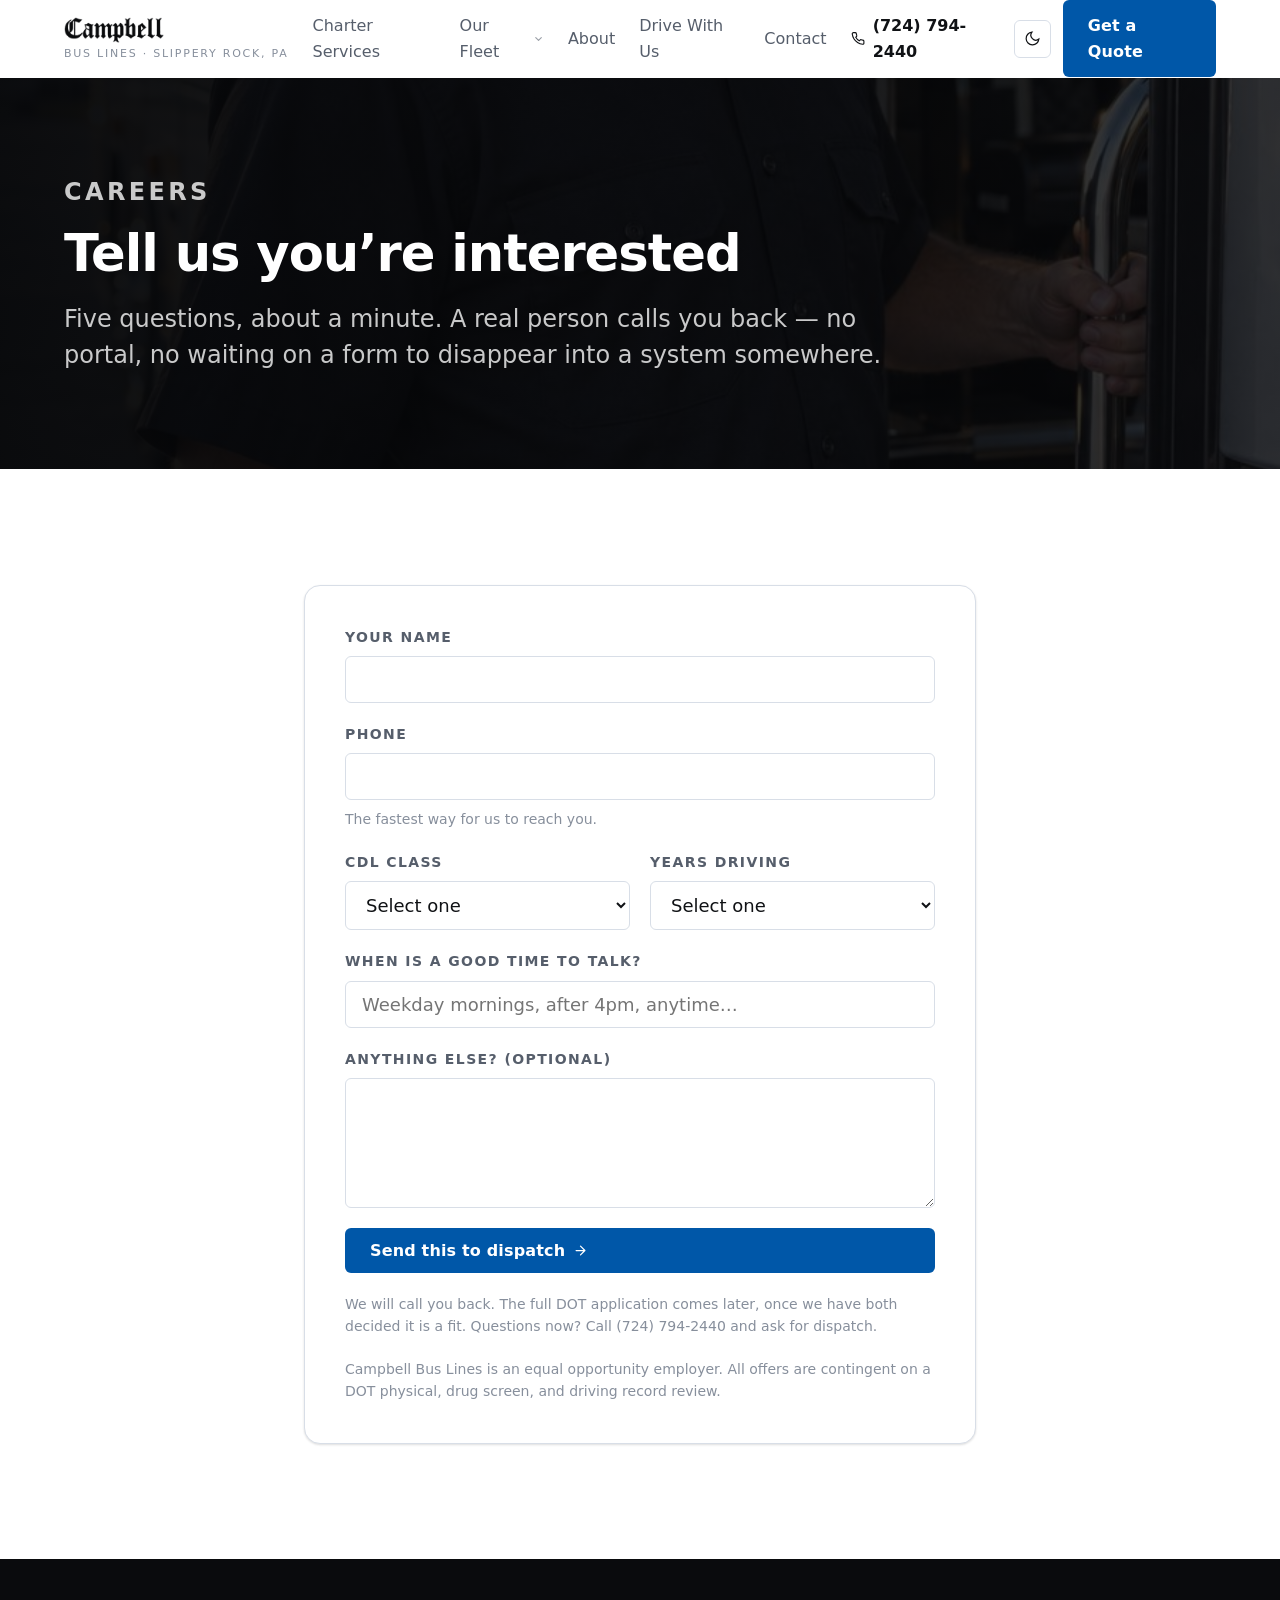
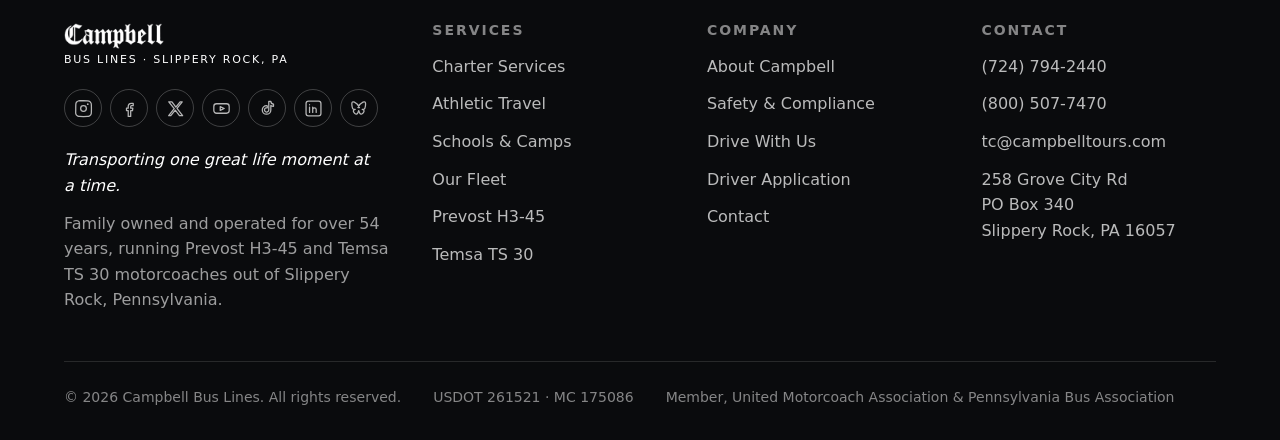
<file: site/apply.html>
<!DOCTYPE html>
<html lang="en">
<head>
  <meta charset="utf-8">
  <meta name="viewport" content="width=device-width, initial-scale=1">
  <title>Driver Application — Campbell Bus Lines</title>
  <meta name="description" content="Interested in driving for Campbell Bus Lines in Slippery Rock, PA? Five quick questions and a real person calls you back. CDL motorcoach operator positions, full-time, part-time, and seasonal.">
  <meta property="og:title" content="Driver Application — Campbell Bus Lines">
  <meta property="og:description" content="Interested in driving for Campbell Bus Lines in Slippery Rock, PA? Five quick questions and a real person calls you back. CDL motorcoach operator positions, full-time, part-time, and seasonal.">
  <meta property="og:image" content="assets/hero-fleet-lineup.jpg">
  <meta property="og:type" content="website">
  <link rel="preconnect" href="https://api.fontshare.com" crossorigin>
  <link rel="stylesheet" href="https://api.fontshare.com/v2/css?f[]=cabinet-grotesk@700,800&f[]=satoshi@400,500,700&display=swap">
  <link rel="stylesheet" href="styles.css">
  <link rel="icon" href="favicon.svg" type="image/svg+xml">
  <script type="application/ld+json">
  {
    "@context": "https://schema.org",
    "@type": "LocalBusiness",
    "name": "Campbell Bus Lines",
    "description": "Family-owned charter bus and motorcoach company in Slippery Rock, PA, operating Prevost H3-45 and Temsa TS 30 motorcoaches.",
    "telephone": "+1-724-794-2440",
    "email": "tc@campbelltours.com",
    "url": "https://campbell-bus-lines.onrender.com",
    "address": {
      "@type": "PostalAddress",
      "streetAddress": "258 Grove City Rd",
      "addressLocality": "Slippery Rock",
      "addressRegion": "PA",
      "postalCode": "16057",
      "addressCountry": "US"
    },
    "areaServed": "United States and Canada"
  }
  </script>
</head>
<body>
  <header class="header">
    <div class="wrap header__inner">
      <a class="brand" href="index.html" aria-label="Campbell Bus Lines home">
        <span class="brand__text">
          <span class="brand__wordmark">
            <img class="brand__wm brand__wm--dark" src="assets/wordmark-dark.png" alt="Campbell" width="520" height="135">
            <img class="brand__wm brand__wm--light" src="assets/wordmark-light.png" alt="" width="520" height="135" aria-hidden="true">
          </span>
          <span class="brand__sub">Bus Lines &middot; Slippery Rock, PA</span>
        </span>
      </a>
      <nav class="nav" id="primary-nav" data-open="false" aria-label="Primary">
          <a href="charters.html">Charter Services</a>
          <div class="nav__group" data-nav-group>
            <a class="nav__group-link" href="fleet.html">Our Fleet<svg class="nav__caret" width="12" height="12" viewBox="0 0 24 24" fill="none" stroke="currentColor" stroke-width="2.4" stroke-linecap="round" stroke-linejoin="round" aria-hidden="true"><path d="m6 9 6 6 6-6"/></svg></a>
            <div class="submenu">
              <a href="fleet.html"><span class="submenu__name">Fleet overview</span><span class="submenu__meta">Both coaches, side by side</span></a>
              <a href="coach-h3-45.html"><span class="submenu__name">Prevost H3-45</span><span class="submenu__meta">45 ft &middot; 56 passengers</span></a>
              <a href="coach-ts-30.html"><span class="submenu__name">Temsa TS 30</span><span class="submenu__meta">31 ft &middot; 34 passengers</span></a>
            </div>
          </div>
          <a href="about.html">About</a>
          <a href="drivers.html">Drive With Us</a>
          <a href="contact.html">Contact</a>
          <a class="nav__quote" href="quote.html">Get a Quote</a>
      </nav>
      <div class="header__actions">
        <a class="header__phone" href="tel:+17247942440"><svg width="15" height="15" viewBox="0 0 24 24" fill="none" stroke="currentColor" stroke-width="1.9" stroke-linecap="round"><path d="M22 16.9v3a2 2 0 0 1-2.2 2 19.8 19.8 0 0 1-8.6-3.1 19.5 19.5 0 0 1-6-6A19.8 19.8 0 0 1 2.1 4.2 2 2 0 0 1 4.1 2h3a2 2 0 0 1 2 1.7c.1 1 .4 1.9.7 2.8a2 2 0 0 1-.4 2.1L8.1 9.9a16 16 0 0 0 6 6l1.3-1.3a2 2 0 0 1 2.1-.5c.9.4 1.8.6 2.8.7a2 2 0 0 1 1.7 2z"/></svg><span>(724) 794-2440</span></a>
        <button class="icon-btn" type="button" data-theme-toggle></button>
        <a class="btn btn--primary" href="quote.html">Get a Quote</a>
        <button class="icon-btn nav-toggle" type="button" data-nav-toggle aria-controls="primary-nav" aria-expanded="false" aria-label="Toggle navigation">
          <svg width="18" height="18" viewBox="0 0 24 24" fill="none" stroke="currentColor" stroke-width="2" stroke-linecap="round"><path d="M3 6h18M3 12h18M3 18h18"/></svg>
        </button>
      </div>
    </div>
  </header>
  <main>
    <section class="pagehead">
      <div class="pagehead__media"><img src="assets/driver.jpg" alt="" width="1200" height="900"></div>
      <div class="wrap pagehead__inner">
        <p class="eyebrow">Careers</p>
        <h1>Tell us you&rsquo;re interested</h1>
        <p class="lede">Five questions, about a minute. A real person calls you back &mdash; no portal, no waiting on a form to disappear into a system somewhere.</p>
      </div>
    </section>

    <section class="section">
      <div class="wrap" style="max-width:720px">
        <div class="panel reveal">
          <form class="form" data-quote-form data-kind="Driver interest" data-endpoint="https://formspree.io/f/xppwzykb" novalidate>
            <input type="text" name="_gotcha" tabindex="-1" autocomplete="off" aria-hidden="true" style="position:absolute;left:-9999px;width:1px;height:1px;opacity:0">

            <div class="field">
              <label for="a-name">Your name</label>
              <input id="a-name" name="name" type="text" autocomplete="name" required>
            </div>

            <div class="field">
              <label for="a-phone">Phone</label>
              <input id="a-phone" name="phone" type="tel" autocomplete="tel" required>
              <span class="form__note">The fastest way for us to reach you.</span>
            </div>

            <div class="form__row">
              <div class="field">
                <label for="a-cdl">CDL class</label>
                <select id="a-cdl" name="cdl_class" required>
                  <option value="">Select one</option>
                  <option>Class A with passenger endorsement</option>
                  <option>Class B with passenger endorsement</option>
                  <option>Class A or B, no passenger endorsement yet</option>
                  <option>No CDL yet &mdash; interested in training</option>
                </select>
              </div>
              <div class="field">
                <label for="a-years">Years driving</label>
                <select id="a-years" name="experience" required>
                  <option value="">Select one</option>
                  <option>New driver</option>
                  <option>Less than 2 years</option>
                  <option>2 to 5 years</option>
                  <option>5 to 10 years</option>
                  <option>More than 10 years</option>
                </select>
              </div>
            </div>

            <div class="field">
              <label for="a-when">When is a good time to talk?</label>
              <input id="a-when" name="best_time" type="text" placeholder="Weekday mornings, after 4pm, anytime&hellip;" required>
            </div>

            <div class="field">
              <label for="a-notes">Anything else? <span class="muted">(optional)</span></label>
              <textarea id="a-notes" name="notes" rows="3"></textarea>
            </div>

            <div class="form-status" role="status" aria-live="polite"></div>
            <button class="btn btn--primary" type="submit">Send this to dispatch <svg width="15" height="15" viewBox="0 0 24 24" fill="none" stroke="currentColor" stroke-width="2" stroke-linecap="round" stroke-linejoin="round"><path d="M5 12h13M12 5l7 7-7 7"/></svg></button>
            <span class="form__note">We will call you back. The full DOT application comes later, once we have both decided it is a fit. Questions now? Call (724) 794-2440 and ask for dispatch.</span>
            <p class="form__note">Campbell Bus Lines is an equal opportunity employer. All offers are contingent on a DOT physical, drug screen, and driving record review.</p>
          </form>
        </div>
      </div>
    </section>
  </main>
  <footer class="footer">
    <div class="wrap">
      <div class="footer__grid">
        <div>
          <a class="brand" href="index.html" aria-label="Campbell Bus Lines home">
        <span class="brand__text">
          <span class="brand__wordmark">
            <img class="brand__wm brand__wm--dark" src="assets/wordmark-dark.png" alt="Campbell" width="520" height="135">
            <img class="brand__wm brand__wm--light" src="assets/wordmark-light.png" alt="" width="520" height="135" aria-hidden="true">
          </span>
          <span class="brand__sub">Bus Lines &middot; Slippery Rock, PA</span>
        </span>
      </a>
          <div class="social-row social-row--footer"><a class="social-link" href="https://www.instagram.com/campbellbuspa/" target="_blank" rel="noopener noreferrer" aria-label="Campbell Bus Lines on Instagram" title="Instagram"><svg width="19" height="19" viewBox="0 0 24 24" fill="none" stroke="currentColor" stroke-width="1.6" stroke-linecap="round" stroke-linejoin="round" aria-hidden="true"><path d="M12 2.2c3.2 0 3.6 0 4.9.07 1.2.05 1.8.25 2.2.42.6.23 1 .5 1.4 1 .5.4.8.8 1 1.4.2.4.4 1 .4 2.2.1 1.3.1 1.7.1 4.9s0 3.6-.1 4.9c0 1.2-.2 1.8-.4 2.2a3.7 3.7 0 0 1-1 1.4c-.4.5-.8.8-1.4 1-.4.2-1 .4-2.2.4-1.3.1-1.7.1-4.9.1s-3.6 0-4.9-.1c-1.2 0-1.8-.2-2.2-.4a3.7 3.7 0 0 1-1.4-1 3.7 3.7 0 0 1-1-1.4c-.2-.4-.4-1-.4-2.2C2.2 15.6 2.2 15.2 2.2 12s0-3.6.1-4.9c0-1.2.2-1.8.4-2.2a3.7 3.7 0 0 1 1-1.4c.4-.5.8-.8 1.4-1 .4-.2 1-.4 2.2-.4C8.4 2.2 8.8 2.2 12 2.2z"/><circle cx="12" cy="12" r="3.6"/><circle cx="17.4" cy="6.6" r="1.1" fill="currentColor" stroke="none"/></svg></a><a class="social-link" href="https://www.facebook.com/campbellbuspa" target="_blank" rel="noopener noreferrer" aria-label="Campbell Bus Lines on Facebook" title="Facebook"><svg width="19" height="19" viewBox="0 0 24 24" fill="none" stroke="currentColor" stroke-width="1.6" stroke-linecap="round" stroke-linejoin="round" aria-hidden="true"><path d="M14.5 8.5h2.2V5.6h-2.4c-2.4 0-3.9 1.5-3.9 4v2H8.2v3h2.2V22h3.1v-7.4h2.3l.4-3h-2.7v-1.7c0-.9.3-1.4 1-1.4z"/></svg></a><a class="social-link" href="https://x.com/campbellbuspa" target="_blank" rel="noopener noreferrer" aria-label="Campbell Bus Lines on X" title="X"><svg width="19" height="19" viewBox="0 0 24 24" fill="none" stroke="currentColor" stroke-width="1.6" stroke-linecap="round" stroke-linejoin="round" aria-hidden="true"><path d="M3.5 3.5h4l5 6.7 5.3-6.7h2.7l-6.6 8.3 7.1 9.2h-4l-5.3-7-5.6 7H3.4l7-8.8z"/></svg></a><a class="social-link" href="https://www.youtube.com/@campbellbuspa" target="_blank" rel="noopener noreferrer" aria-label="Campbell Bus Lines on YouTube" title="YouTube"><svg width="19" height="19" viewBox="0 0 24 24" fill="none" stroke="currentColor" stroke-width="1.6" stroke-linecap="round" stroke-linejoin="round" aria-hidden="true"><rect x="2.3" y="6" width="19.4" height="12" rx="3.4"/><path d="M10.4 9.6l5 2.4-5 2.4z"/></svg></a><a class="social-link" href="https://www.tiktok.com/@campbellbuspa" target="_blank" rel="noopener noreferrer" aria-label="Campbell Bus Lines on TikTok" title="TikTok"><svg width="19" height="19" viewBox="0 0 24 24" fill="none" stroke="currentColor" stroke-width="1.6" stroke-linecap="round" stroke-linejoin="round" aria-hidden="true"><path d="M13.6 3h2.6c.2 2 1.4 3.4 3.4 3.6v2.6c-1.3 0-2.5-.4-3.4-1.1v5.7a5.4 5.4 0 1 1-5.4-5.4c.3 0 .6 0 .9.1v2.7a2.7 2.7 0 1 0 1.9 2.6z"/></svg></a><a class="social-link" href="https://www.linkedin.com/company/campbell-bus-lines" target="_blank" rel="noopener noreferrer" aria-label="Campbell Bus Lines on LinkedIn" title="LinkedIn"><svg width="19" height="19" viewBox="0 0 24 24" fill="none" stroke="currentColor" stroke-width="1.6" stroke-linecap="round" stroke-linejoin="round" aria-hidden="true"><rect x="2.6" y="2.6" width="18.8" height="18.8" rx="3"/><path d="M7 10.4V17M7 7.2v.1M11 17v-3.6a2.2 2.2 0 0 1 4.4 0V17M11 10.4V17"/></svg></a><a class="social-link" href="https://bsky.app/profile/campbellbuspa.bsky.social" target="_blank" rel="noopener noreferrer" aria-label="Campbell Bus Lines on Bluesky" title="Bluesky"><svg width="19" height="19" viewBox="0 0 24 24" fill="none" stroke="currentColor" stroke-width="1.6" stroke-linecap="round" stroke-linejoin="round" aria-hidden="true"><path d="M12 10.8C10.9 8.7 8 4.9 5.6 3.9 3.2 2.9 2.3 4.2 2.3 6c0 1.5.6 4.9.9 5.6.6 1.4 2 1.8 3.4 1.6-2.3.4-3 1.9-1.7 3.7 1.3 1.8 3.4 3.2 4.6 1.2.5-.8 1-2.3 1.5-3.5.5 1.2 1 2.7 1.5 3.5 1.2 2 3.3.6 4.6-1.2 1.3-1.8.6-3.3-1.7-3.7 1.4.2 2.8-.2 3.4-1.6.3-.7.9-4.1.9-5.6 0-1.8-.9-3.1-3.3-2.1-2.4 1-5.3 4.8-6.4 6.9z"/></svg></a></div>
          <p class="muted" style="margin-top:var(--space-5);max-width:34ch;font-size:var(--text-sm);color:rgba(255,255,255,.6)">
            <em class="footer__tagline">Transporting one great life moment at a time.</em>
            Family owned and operated for over 54 years, running Prevost H3-45 and Temsa TS 30 motorcoaches out of Slippery Rock, Pennsylvania.
          </p>
        </div>
        <div>
          <h3>Services</h3>
          <ul>
            <li><a href="charters.html">Charter Services</a></li>
            <li><a href="charters.html#athletics">Athletic Travel</a></li>
            <li><a href="charters.html#schools">Schools &amp; Camps</a></li>
            <li><a href="fleet.html">Our Fleet</a></li>
            <li><a href="coach-h3-45.html">Prevost H3-45</a></li>
            <li><a href="coach-ts-30.html">Temsa TS 30</a></li>
          </ul>
        </div>
        <div>
          <h3>Company</h3>
          <ul>
            <li><a href="about.html">About Campbell</a></li>
            <li><a href="about.html#safety">Safety &amp; Compliance</a></li>
            <li><a href="drivers.html">Drive With Us</a></li>
            <li><a href="apply.html">Driver Application</a></li>
            <li><a href="contact.html">Contact</a></li>
          </ul>
        </div>
        <div>
          <h3>Contact</h3>
          <ul>
            <li><a href="tel:+17247942440">(724) 794-2440</a></li>
            <li><a href="tel:+18005077470">(800) 507-7470</a></li>
            <li><a href="mailto:tc@campbelltours.com">tc@campbelltours.com</a></li>
            <li>258 Grove City Rd<br>PO Box 340<br>Slippery Rock, PA 16057</li>
          </ul>
        </div>
      </div>
      <div class="footer__bottom">
        <span>&copy; 2026 Campbell Bus Lines. All rights reserved.</span>
        <span>USDOT 261521 &middot; MC 175086</span>
        <span>Member, United Motorcoach Association &amp; Pennsylvania Bus Association</span>
      </div>
    </div>
  </footer>
  <script src="main.js"></script>
</body>
</html>
</file>
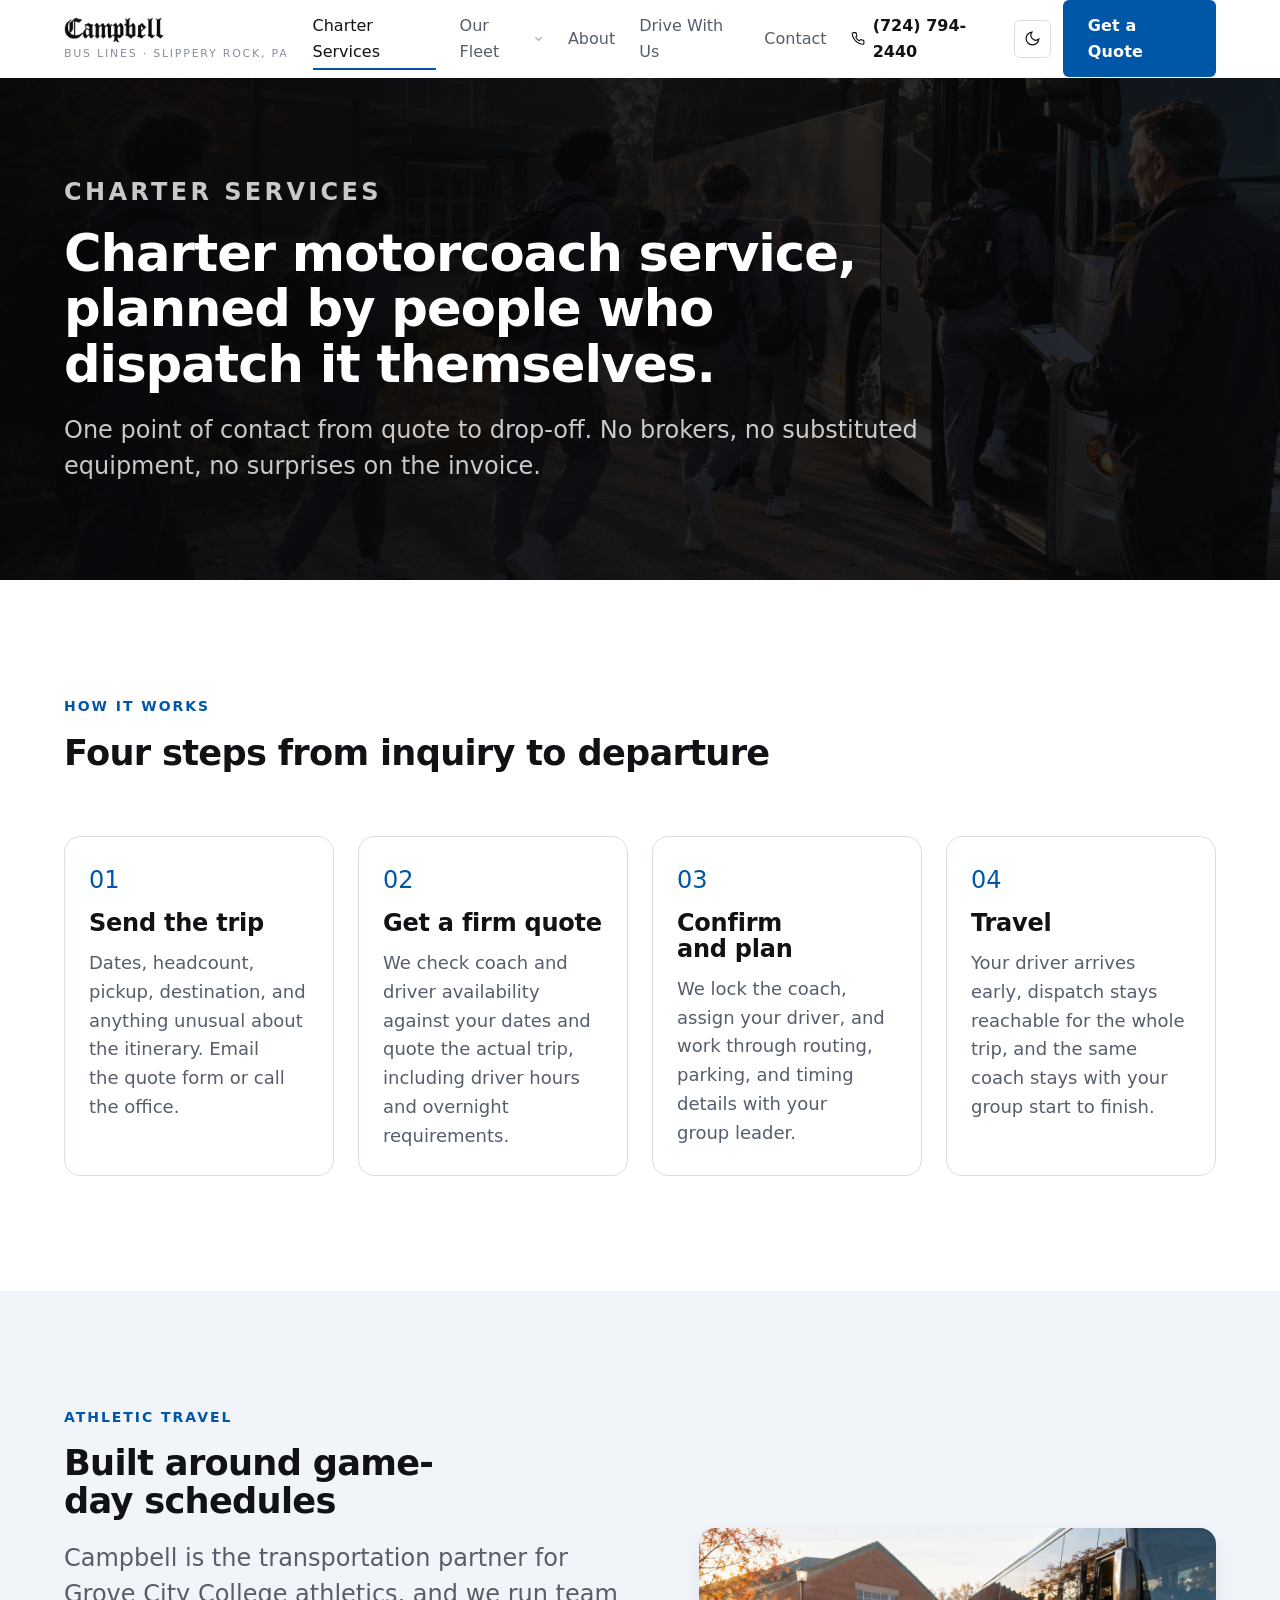
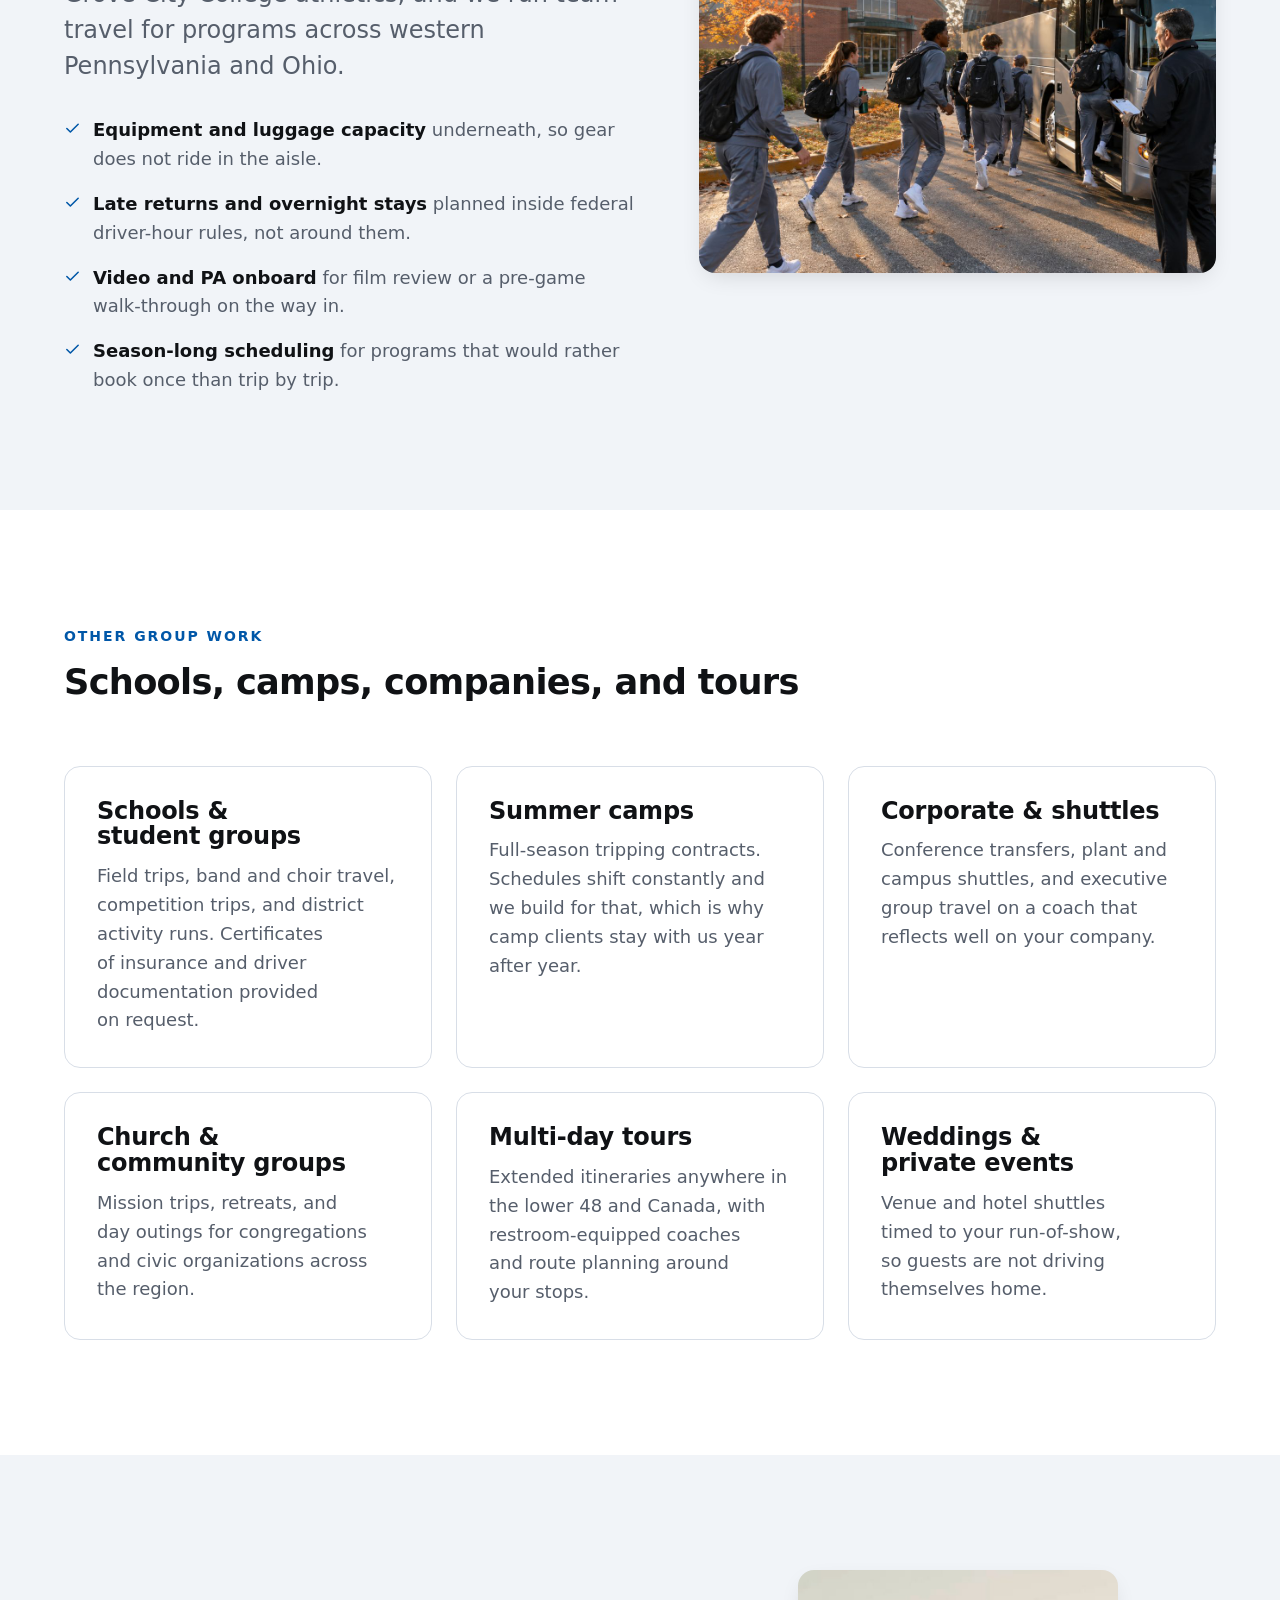
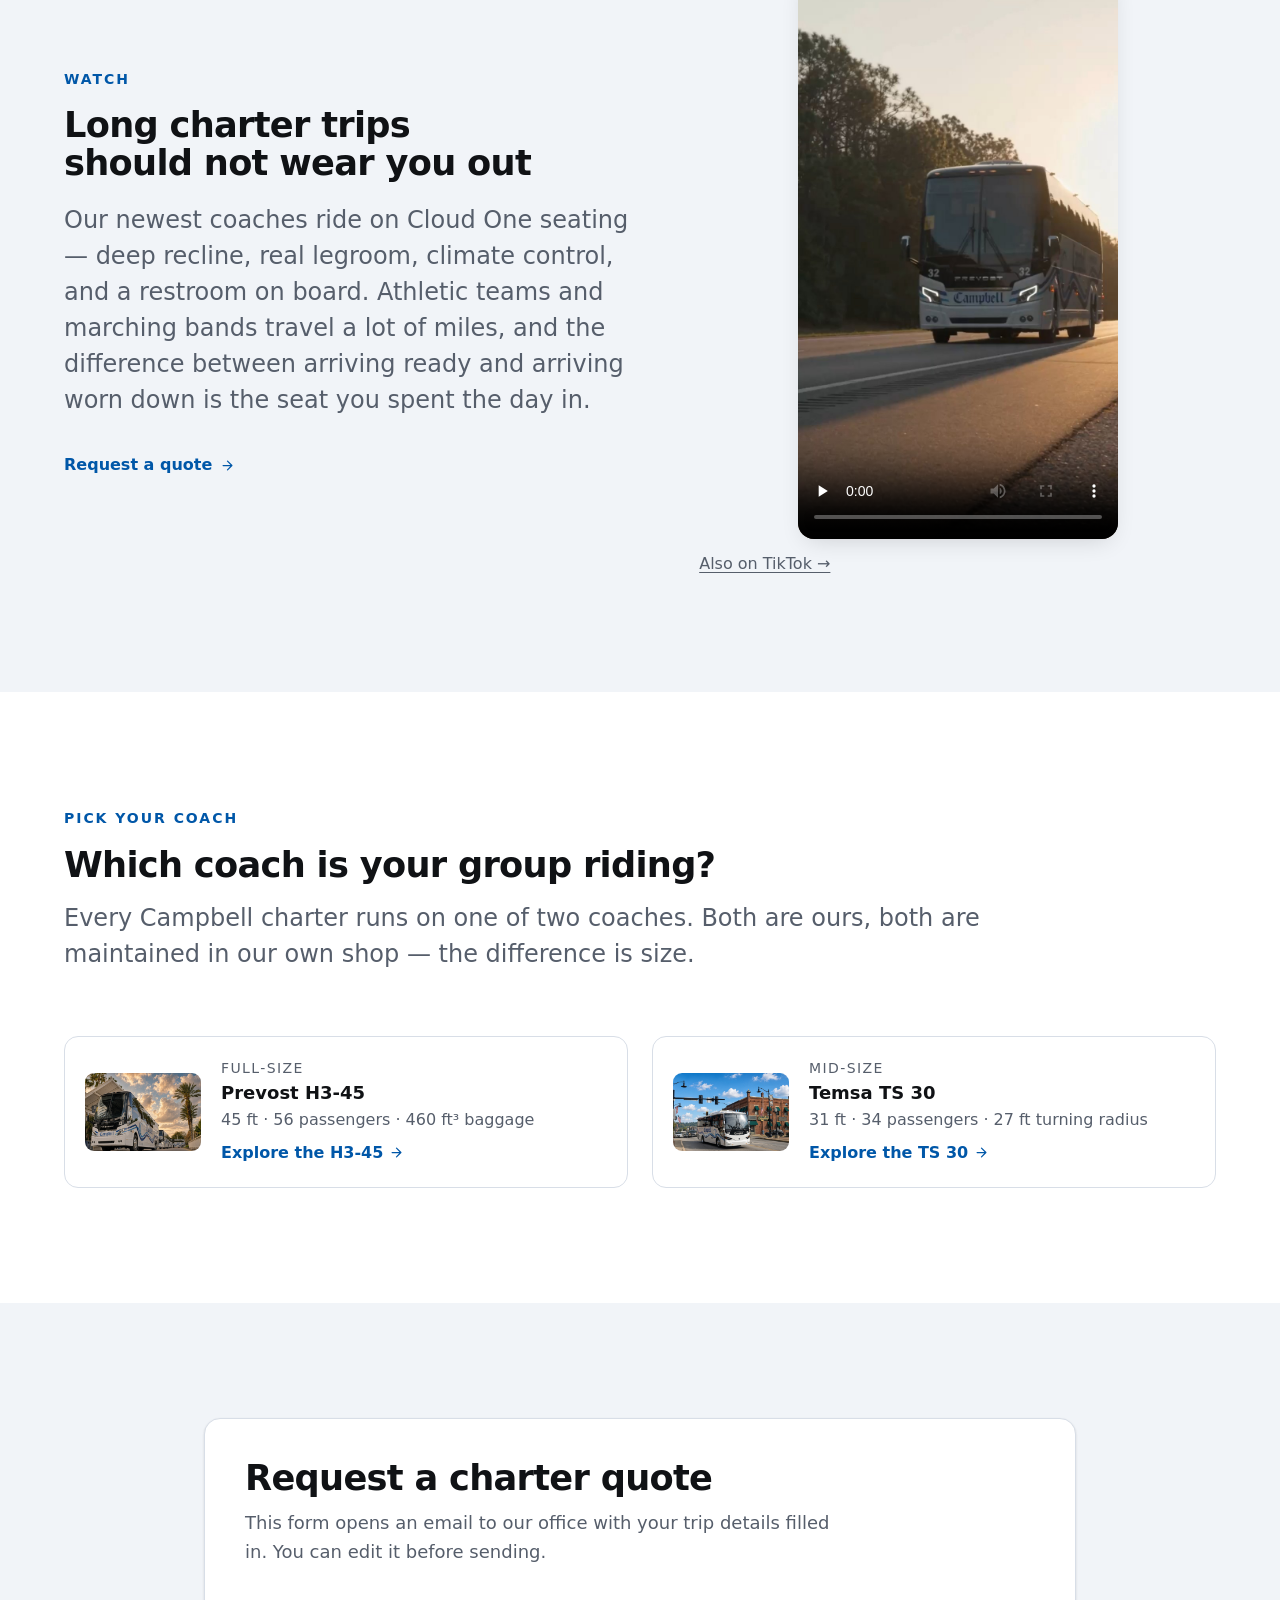
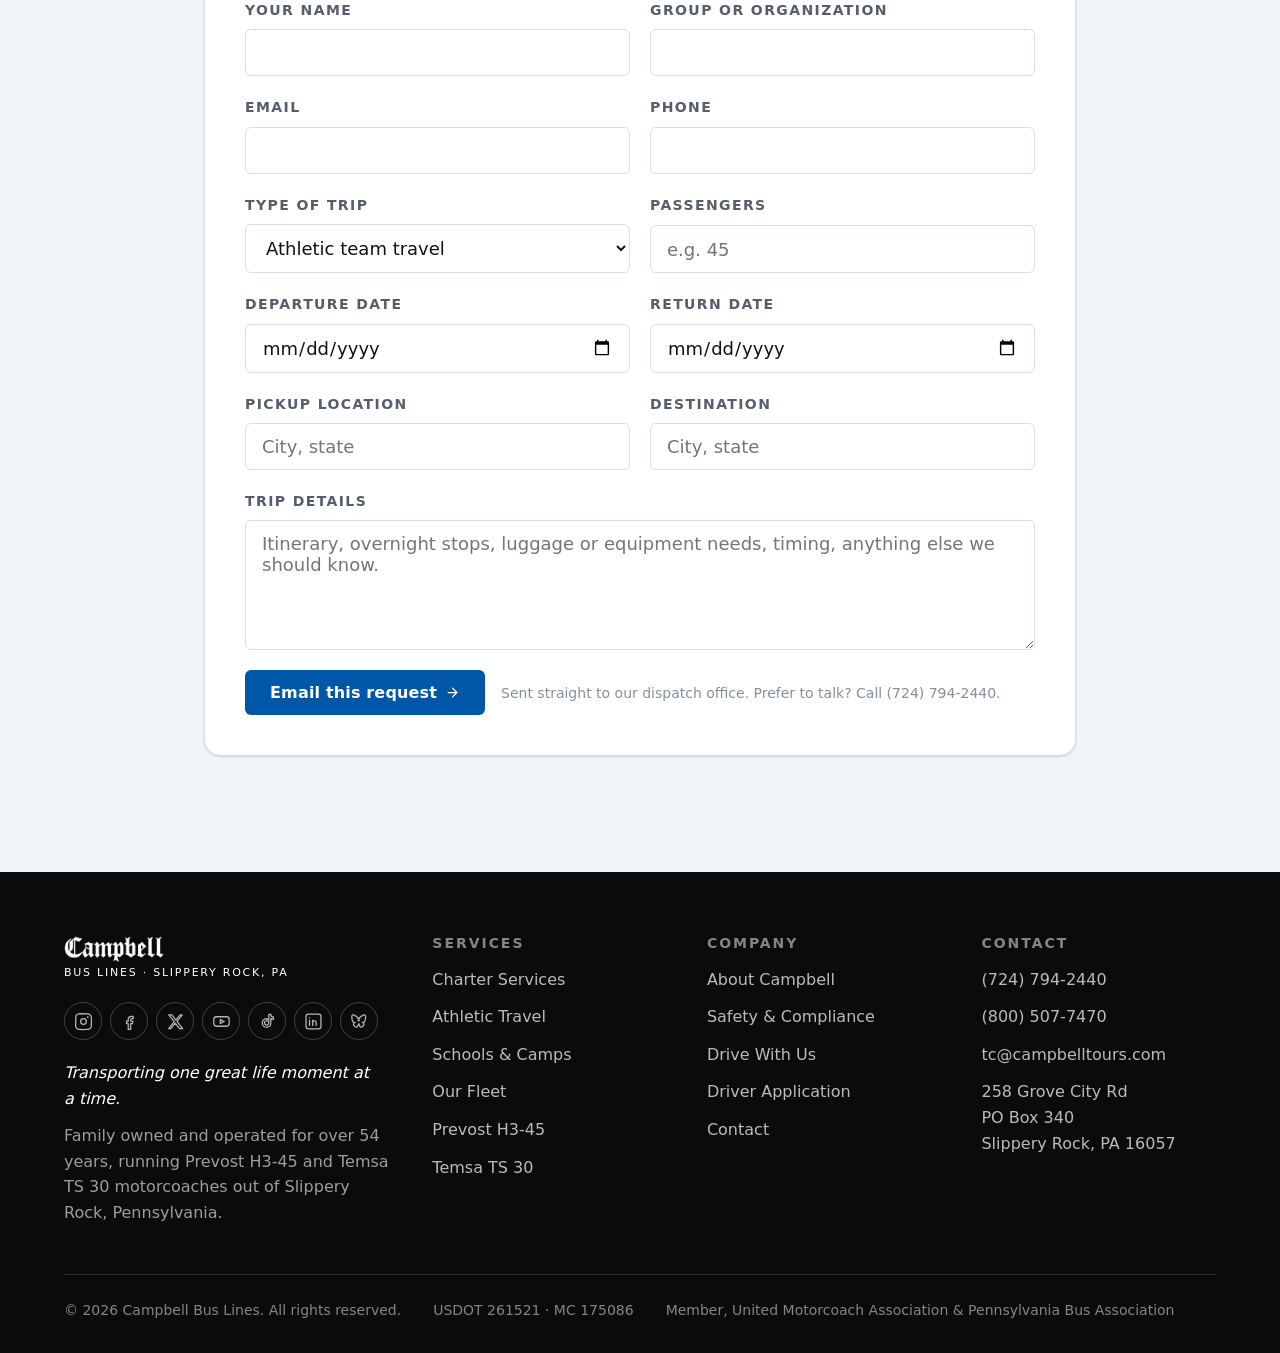
<file: site/charters.html>
<!DOCTYPE html>
<html lang="en">
<head>
  <meta charset="utf-8">
  <meta name="viewport" content="width=device-width, initial-scale=1">
  <title>Charter Bus Services — Campbell Bus Lines, Slippery Rock PA</title>
  <meta name="description" content="Charter motorcoach service for athletic teams, schools, summer camps, corporate groups, tours, and weddings, operated from Slippery Rock, Pennsylvania.">
  <meta property="og:title" content="Charter Bus Services — Campbell Bus Lines, Slippery Rock PA">
  <meta property="og:description" content="Charter motorcoach service for athletic teams, schools, summer camps, corporate groups, tours, and weddings, operated from Slippery Rock, Pennsylvania.">
  <meta property="og:image" content="assets/hero-fleet-lineup.jpg">
  <meta property="og:type" content="website">
  <link rel="preconnect" href="https://api.fontshare.com" crossorigin>
  <link rel="stylesheet" href="https://api.fontshare.com/v2/css?f[]=cabinet-grotesk@700,800&f[]=satoshi@400,500,700&display=swap">
  <link rel="stylesheet" href="styles.css">
  <link rel="icon" href="favicon.svg" type="image/svg+xml">
  <script type="application/ld+json">
  {
    "@context": "https://schema.org",
    "@type": "LocalBusiness",
    "name": "Campbell Bus Lines",
    "description": "Family-owned charter bus and motorcoach company in Slippery Rock, PA, operating Prevost H3-45 and Temsa TS 30 motorcoaches.",
    "telephone": "+1-724-794-2440",
    "email": "tc@campbelltours.com",
    "url": "https://campbell-bus-lines.onrender.com",
    "address": {
      "@type": "PostalAddress",
      "streetAddress": "258 Grove City Rd",
      "addressLocality": "Slippery Rock",
      "addressRegion": "PA",
      "postalCode": "16057",
      "addressCountry": "US"
    },
    "areaServed": "United States and Canada"
  }
  </script>
</head>
<body>
  <header class="header">
    <div class="wrap header__inner">
      <a class="brand" href="index.html" aria-label="Campbell Bus Lines home">
        <span class="brand__text">
          <span class="brand__wordmark">
            <img class="brand__wm brand__wm--dark" src="assets/wordmark-dark.png" alt="Campbell" width="520" height="135">
            <img class="brand__wm brand__wm--light" src="assets/wordmark-light.png" alt="" width="520" height="135" aria-hidden="true">
          </span>
          <span class="brand__sub">Bus Lines &middot; Slippery Rock, PA</span>
        </span>
      </a>
      <nav class="nav" id="primary-nav" data-open="false" aria-label="Primary">
          <a href="charters.html" aria-current="page">Charter Services</a>
          <div class="nav__group" data-nav-group>
            <a class="nav__group-link" href="fleet.html">Our Fleet<svg class="nav__caret" width="12" height="12" viewBox="0 0 24 24" fill="none" stroke="currentColor" stroke-width="2.4" stroke-linecap="round" stroke-linejoin="round" aria-hidden="true"><path d="m6 9 6 6 6-6"/></svg></a>
            <div class="submenu">
              <a href="fleet.html"><span class="submenu__name">Fleet overview</span><span class="submenu__meta">Both coaches, side by side</span></a>
              <a href="coach-h3-45.html"><span class="submenu__name">Prevost H3-45</span><span class="submenu__meta">45 ft &middot; 56 passengers</span></a>
              <a href="coach-ts-30.html"><span class="submenu__name">Temsa TS 30</span><span class="submenu__meta">31 ft &middot; 34 passengers</span></a>
            </div>
          </div>
          <a href="about.html">About</a>
          <a href="drivers.html">Drive With Us</a>
          <a href="contact.html">Contact</a>
          <a class="nav__quote" href="quote.html">Get a Quote</a>
      </nav>
      <div class="header__actions">
        <a class="header__phone" href="tel:+17247942440"><svg width="15" height="15" viewBox="0 0 24 24" fill="none" stroke="currentColor" stroke-width="1.9" stroke-linecap="round"><path d="M22 16.9v3a2 2 0 0 1-2.2 2 19.8 19.8 0 0 1-8.6-3.1 19.5 19.5 0 0 1-6-6A19.8 19.8 0 0 1 2.1 4.2 2 2 0 0 1 4.1 2h3a2 2 0 0 1 2 1.7c.1 1 .4 1.9.7 2.8a2 2 0 0 1-.4 2.1L8.1 9.9a16 16 0 0 0 6 6l1.3-1.3a2 2 0 0 1 2.1-.5c.9.4 1.8.6 2.8.7a2 2 0 0 1 1.7 2z"/></svg><span>(724) 794-2440</span></a>
        <button class="icon-btn" type="button" data-theme-toggle></button>
        <a class="btn btn--primary" href="quote.html">Get a Quote</a>
        <button class="icon-btn nav-toggle" type="button" data-nav-toggle aria-controls="primary-nav" aria-expanded="false" aria-label="Toggle navigation">
          <svg width="18" height="18" viewBox="0 0 24 24" fill="none" stroke="currentColor" stroke-width="2" stroke-linecap="round"><path d="M3 6h18M3 12h18M3 18h18"/></svg>
        </button>
      </div>
    </div>
  </header>
  <main>
    <section class="pagehead">
      <div class="pagehead__media"><img src="assets/groups.jpg" alt="" width="1200" height="900"></div>
      <div class="wrap pagehead__inner">
        <p class="eyebrow">Charter services</p>
        <h1>Charter motorcoach service, planned by people who dispatch it themselves.</h1>
        <p>One point of contact from quote to drop-off. No brokers, no substituted equipment, no surprises on the invoice.</p>
      </div>
    </section>

    <section class="section">
      <div class="wrap">
        <div class="section-head reveal">
          <p class="eyebrow">How it works</p>
          <h2>Four steps from inquiry to departure</h2>
        </div>
        <div class="cards cards--quad">
          <article class="card reveal"><div class="card__num">01</div><h3>Send the trip</h3><p>Dates, headcount, pickup, destination, and anything unusual about the itinerary. Email the quote form or call the office.</p></article>
          <article class="card reveal"><div class="card__num">02</div><h3>Get a firm quote</h3><p>We check coach and driver availability against your dates and quote the actual trip, including driver hours and overnight requirements.</p></article>
          <article class="card reveal"><div class="card__num">03</div><h3>Confirm and plan</h3><p>We lock the coach, assign your driver, and work through routing, parking, and timing details with your group leader.</p></article>
          <article class="card reveal"><div class="card__num">04</div><h3>Travel</h3><p>Your driver arrives early, dispatch stays reachable for the whole trip, and the same coach stays with your group start to finish.</p></article>
        </div>
      </div>
    </section>

    <section class="section" style="background:var(--color-surface-2)" id="athletics">
      <div class="wrap">
        <div class="split">
          <div class="reveal">
            <p class="eyebrow">Athletic travel</p>
            <h2 style="font-size:var(--text-xl);margin-bottom:var(--space-5)">Built around game-day schedules</h2>
            <p class="lede" style="margin-bottom:var(--space-8)">Campbell is the transportation partner for Grove City College athletics, and we run team travel for programs across western Pennsylvania and Ohio.</p>
            <ul class="checklist">
              <li><svg width="17" height="17" viewBox="0 0 24 24" fill="none" stroke="currentColor" stroke-width="2.2" stroke-linecap="round" stroke-linejoin="round"><path d="M20 6 9 17l-5-5"/></svg><span><strong>Equipment and luggage capacity</strong> underneath, so gear does not ride in the aisle.</span></li>
              <li><svg width="17" height="17" viewBox="0 0 24 24" fill="none" stroke="currentColor" stroke-width="2.2" stroke-linecap="round" stroke-linejoin="round"><path d="M20 6 9 17l-5-5"/></svg><span><strong>Late returns and overnight stays</strong> planned inside federal driver-hour rules, not around them.</span></li>
              <li><svg width="17" height="17" viewBox="0 0 24 24" fill="none" stroke="currentColor" stroke-width="2.2" stroke-linecap="round" stroke-linejoin="round"><path d="M20 6 9 17l-5-5"/></svg><span><strong>Video and PA onboard</strong> for film review or a pre-game walk-through on the way in.</span></li>
              <li><svg width="17" height="17" viewBox="0 0 24 24" fill="none" stroke="currentColor" stroke-width="2.2" stroke-linecap="round" stroke-linejoin="round"><path d="M20 6 9 17l-5-5"/></svg><span><strong>Season-long scheduling</strong> for programs that would rather book once than trip by trip.</span></li>
            </ul>
          </div>
          <div class="split__media reveal">
            <img src="assets/groups.jpg" alt="A college team boarding a motorcoach outside a brick field house on an autumn morning" width="1200" height="900" loading="lazy">
          </div>
        </div>
      </div>
    </section>

    <section class="section" id="schools">
      <div class="wrap">
        <div class="section-head reveal">
          <p class="eyebrow">Other group work</p>
          <h2>Schools, camps, companies, and tours</h2>
        </div>
        <div class="cards">
          <article class="card reveal"><h3>Schools &amp; student groups</h3><p>Field trips, band and choir travel, competition trips, and district activity runs. Certificates of insurance and driver documentation provided on request.</p></article>
          <article class="card reveal"><h3>Summer camps</h3><p>Full-season tripping contracts. Schedules shift constantly and we build for that, which is why camp clients stay with us year after year.</p></article>
          <article class="card reveal"><h3>Corporate &amp; shuttles</h3><p>Conference transfers, plant and campus shuttles, and executive group travel on a coach that reflects well on your company.</p></article>
          <article class="card reveal"><h3>Church &amp; community groups</h3><p>Mission trips, retreats, and day outings for congregations and civic organizations across the region.</p></article>
          <article class="card reveal"><h3>Multi-day tours</h3><p>Extended itineraries anywhere in the lower 48 and Canada, with restroom-equipped coaches and route planning around your stops.</p></article>
          <article class="card reveal"><h3>Weddings &amp; private events</h3><p>Venue and hotel shuttles timed to your run-of-show, so guests are not driving themselves home.</p></article>
        </div>
      </div>
    </section>

    <section class="section" style="background:var(--color-surface-2)">
      <div class="wrap">
        <div class="split">
          <div class="reveal">
            <p class="eyebrow">Watch</p>
            <h2 style="font-size:var(--text-xl);margin-bottom:var(--space-5)">Long charter trips should not wear you out</h2>
            <p class="lede">Our newest coaches ride on Cloud One seating &mdash; deep recline, real legroom, climate control, and a restroom on board. Athletic teams and marching bands travel a lot of miles, and the difference between arriving ready and arriving worn down is the seat you spent the day in.</p>
            <p style="margin-top:var(--space-8)"><a class="link-arrow" href="quote.html">Request a quote <svg width="15" height="15" viewBox="0 0 24 24" fill="none" stroke="currentColor" stroke-width="2" stroke-linecap="round" stroke-linejoin="round"><path d="M5 12h13M12 5l7 7-7 7"/></svg></a></p>
          </div>
          <div class="reveal">
            <video class="video video--vertical" controls preload="none" playsinline poster="assets/short-comfort-poster.jpg" width="810" height="1440" aria-label="Cloud One seating on a Campbell Bus Lines motorcoach">
              <source src="assets/cloud-one-seating.mp4" type="video/mp4">
              Your browser cannot play this video. <a href="https://www.tiktok.com/@campbellbuspa/video/7639419465116978462">Watch it on TikTok</a>.
            </video>
            <p class="video__fallback"><a href="https://www.tiktok.com/@campbellbuspa/video/7639419465116978462" target="_blank" rel="noopener noreferrer">Also on TikTok &rarr;</a></p>
          </div>
        </div>
      </div>
    </section>

<section class="section" style="background:var(--color-bg)">
      <div class="wrap">
        <div class="section-head reveal">
          <p class="eyebrow">Pick your coach</p>
          <h2>Which coach is your group riding?</h2>
          <p class="lede">Every Campbell charter runs on one of two coaches. Both are ours, both are maintained in our own shop — the difference is size.</p>
        </div>
        <div class="nextup reveal"><a class="nextup__card" href="coach-h3-45.html">
            <img src="assets/coach-h345.jpg" alt="" width="232" height="156" loading="lazy">
            <div>
              <p class="nextup__eyebrow">Full-size</p>
              <p class="nextup__name">Prevost H3-45</p>
              <p class="nextup__meta">45 ft &middot; 56 passengers &middot; 460 ft&sup3; baggage</p>
              <span class="nextup__go">Explore the H3-45 <svg width="15" height="15" viewBox="0 0 24 24" fill="none" stroke="currentColor" stroke-width="2" stroke-linecap="round" stroke-linejoin="round"><path d="M5 12h13M12 5l7 7-7 7"/></svg></span>
            </div>
          </a><a class="nextup__card" href="coach-ts-30.html">
            <img src="assets/coach-ts30.jpg" alt="" width="232" height="156" loading="lazy">
            <div>
              <p class="nextup__eyebrow">Mid-size</p>
              <p class="nextup__name">Temsa TS 30</p>
              <p class="nextup__meta">31 ft &middot; 34 passengers &middot; 27 ft turning radius</p>
              <span class="nextup__go">Explore the TS 30 <svg width="15" height="15" viewBox="0 0 24 24" fill="none" stroke="currentColor" stroke-width="2" stroke-linecap="round" stroke-linejoin="round"><path d="M5 12h13M12 5l7 7-7 7"/></svg></span>
            </div>
          </a></div>
      </div>
    </section>


    <section class="section" style="background:var(--color-surface-2)">
      <div class="wrap" style="max-width:920px">
              <div class="panel reveal">
        <h2 style="font-size:var(--text-xl);margin-bottom:var(--space-3)">Request a charter quote</h2>
        <p class="muted" style="margin-bottom:var(--space-8);max-width:52ch">This form opens an email to our office with your trip details filled in. You can edit it before sending.</p>
        <form class="form" data-quote-form data-kind="Charter quote request" data-endpoint="https://formspree.io/f/xkjgnqqe" novalidate>
          <input type="text" name="_gotcha" tabindex="-1" autocomplete="off" aria-hidden="true" style="position:absolute;left:-9999px;width:1px;height:1px;opacity:0">
          <div class="form__row">
            <div class="field">
              <label for="q-name">Your name</label>
              <input id="q-name" name="name" type="text" autocomplete="name" required>
            </div>
            <div class="field">
              <label for="q-org">Group or organization</label>
              <input id="q-org" name="organization" type="text" autocomplete="organization">
            </div>
          </div>
          <div class="form__row">
            <div class="field">
              <label for="q-email">Email</label>
              <input id="q-email" name="email" type="email" autocomplete="email" required>
            </div>
            <div class="field">
              <label for="q-phone">Phone</label>
              <input id="q-phone" name="phone" type="tel" autocomplete="tel" required>
            </div>
          </div>
          <div class="form__row">
            <div class="field">
              <label for="q-type">Type of trip</label>
              <select id="q-type" name="trip_type">
                <option>Athletic team travel</option>
                <option>School or student group</option>
                <option>Summer camp transportation</option>
                <option>Corporate or employee shuttle</option>
                <option>Church or community group</option>
                <option>Multi-day tour</option>
                <option>Wedding or private event</option>
                <option>Other</option>
              </select>
            </div>
            <div class="field">
              <label for="q-pax">Passengers</label>
              <input id="q-pax" name="passengers" type="number" min="1" max="600" placeholder="e.g. 45">
            </div>
          </div>
          <div class="form__row">
            <div class="field">
              <label for="q-depart">Departure date</label>
              <input id="q-depart" name="depart_date" type="date">
            </div>
            <div class="field">
              <label for="q-return">Return date</label>
              <input id="q-return" name="return_date" type="date">
            </div>
          </div>
          <div class="form__row">
            <div class="field">
              <label for="q-origin">Pickup location</label>
              <input id="q-origin" name="origin" type="text" placeholder="City, state">
            </div>
            <div class="field">
              <label for="q-dest">Destination</label>
              <input id="q-dest" name="destination" type="text" placeholder="City, state">
            </div>
          </div>
          <div class="field">
            <label for="q-details">Trip details</label>
            <textarea id="q-details" name="details" placeholder="Itinerary, overnight stops, luggage or equipment needs, timing, anything else we should know."></textarea>
          </div>
          <div class="form-status" role="status" aria-live="polite"></div>
          <div style="display:flex;flex-wrap:wrap;gap:var(--space-4);align-items:center">
            <button class="btn btn--primary" type="submit">Email this request <svg width="15" height="15" viewBox="0 0 24 24" fill="none" stroke="currentColor" stroke-width="2" stroke-linecap="round" stroke-linejoin="round"><path d="M5 12h13M12 5l7 7-7 7"/></svg></button>
            <span class="form__note">Sent straight to our dispatch office. Prefer to talk? Call (724) 794-2440.</span>
          </div>
        </form>
      </div>
      </div>
    </section>
  </main>
  <footer class="footer">
    <div class="wrap">
      <div class="footer__grid">
        <div>
          <a class="brand" href="index.html" aria-label="Campbell Bus Lines home">
        <span class="brand__text">
          <span class="brand__wordmark">
            <img class="brand__wm brand__wm--dark" src="assets/wordmark-dark.png" alt="Campbell" width="520" height="135">
            <img class="brand__wm brand__wm--light" src="assets/wordmark-light.png" alt="" width="520" height="135" aria-hidden="true">
          </span>
          <span class="brand__sub">Bus Lines &middot; Slippery Rock, PA</span>
        </span>
      </a>
          <div class="social-row social-row--footer"><a class="social-link" href="https://www.instagram.com/campbellbuspa/" target="_blank" rel="noopener noreferrer" aria-label="Campbell Bus Lines on Instagram" title="Instagram"><svg width="19" height="19" viewBox="0 0 24 24" fill="none" stroke="currentColor" stroke-width="1.6" stroke-linecap="round" stroke-linejoin="round" aria-hidden="true"><path d="M12 2.2c3.2 0 3.6 0 4.9.07 1.2.05 1.8.25 2.2.42.6.23 1 .5 1.4 1 .5.4.8.8 1 1.4.2.4.4 1 .4 2.2.1 1.3.1 1.7.1 4.9s0 3.6-.1 4.9c0 1.2-.2 1.8-.4 2.2a3.7 3.7 0 0 1-1 1.4c-.4.5-.8.8-1.4 1-.4.2-1 .4-2.2.4-1.3.1-1.7.1-4.9.1s-3.6 0-4.9-.1c-1.2 0-1.8-.2-2.2-.4a3.7 3.7 0 0 1-1.4-1 3.7 3.7 0 0 1-1-1.4c-.2-.4-.4-1-.4-2.2C2.2 15.6 2.2 15.2 2.2 12s0-3.6.1-4.9c0-1.2.2-1.8.4-2.2a3.7 3.7 0 0 1 1-1.4c.4-.5.8-.8 1.4-1 .4-.2 1-.4 2.2-.4C8.4 2.2 8.8 2.2 12 2.2z"/><circle cx="12" cy="12" r="3.6"/><circle cx="17.4" cy="6.6" r="1.1" fill="currentColor" stroke="none"/></svg></a><a class="social-link" href="https://www.facebook.com/campbellbuspa" target="_blank" rel="noopener noreferrer" aria-label="Campbell Bus Lines on Facebook" title="Facebook"><svg width="19" height="19" viewBox="0 0 24 24" fill="none" stroke="currentColor" stroke-width="1.6" stroke-linecap="round" stroke-linejoin="round" aria-hidden="true"><path d="M14.5 8.5h2.2V5.6h-2.4c-2.4 0-3.9 1.5-3.9 4v2H8.2v3h2.2V22h3.1v-7.4h2.3l.4-3h-2.7v-1.7c0-.9.3-1.4 1-1.4z"/></svg></a><a class="social-link" href="https://x.com/campbellbuspa" target="_blank" rel="noopener noreferrer" aria-label="Campbell Bus Lines on X" title="X"><svg width="19" height="19" viewBox="0 0 24 24" fill="none" stroke="currentColor" stroke-width="1.6" stroke-linecap="round" stroke-linejoin="round" aria-hidden="true"><path d="M3.5 3.5h4l5 6.7 5.3-6.7h2.7l-6.6 8.3 7.1 9.2h-4l-5.3-7-5.6 7H3.4l7-8.8z"/></svg></a><a class="social-link" href="https://www.youtube.com/@campbellbuspa" target="_blank" rel="noopener noreferrer" aria-label="Campbell Bus Lines on YouTube" title="YouTube"><svg width="19" height="19" viewBox="0 0 24 24" fill="none" stroke="currentColor" stroke-width="1.6" stroke-linecap="round" stroke-linejoin="round" aria-hidden="true"><rect x="2.3" y="6" width="19.4" height="12" rx="3.4"/><path d="M10.4 9.6l5 2.4-5 2.4z"/></svg></a><a class="social-link" href="https://www.tiktok.com/@campbellbuspa" target="_blank" rel="noopener noreferrer" aria-label="Campbell Bus Lines on TikTok" title="TikTok"><svg width="19" height="19" viewBox="0 0 24 24" fill="none" stroke="currentColor" stroke-width="1.6" stroke-linecap="round" stroke-linejoin="round" aria-hidden="true"><path d="M13.6 3h2.6c.2 2 1.4 3.4 3.4 3.6v2.6c-1.3 0-2.5-.4-3.4-1.1v5.7a5.4 5.4 0 1 1-5.4-5.4c.3 0 .6 0 .9.1v2.7a2.7 2.7 0 1 0 1.9 2.6z"/></svg></a><a class="social-link" href="https://www.linkedin.com/company/campbell-bus-lines" target="_blank" rel="noopener noreferrer" aria-label="Campbell Bus Lines on LinkedIn" title="LinkedIn"><svg width="19" height="19" viewBox="0 0 24 24" fill="none" stroke="currentColor" stroke-width="1.6" stroke-linecap="round" stroke-linejoin="round" aria-hidden="true"><rect x="2.6" y="2.6" width="18.8" height="18.8" rx="3"/><path d="M7 10.4V17M7 7.2v.1M11 17v-3.6a2.2 2.2 0 0 1 4.4 0V17M11 10.4V17"/></svg></a><a class="social-link" href="https://bsky.app/profile/campbellbuspa.bsky.social" target="_blank" rel="noopener noreferrer" aria-label="Campbell Bus Lines on Bluesky" title="Bluesky"><svg width="19" height="19" viewBox="0 0 24 24" fill="none" stroke="currentColor" stroke-width="1.6" stroke-linecap="round" stroke-linejoin="round" aria-hidden="true"><path d="M12 10.8C10.9 8.7 8 4.9 5.6 3.9 3.2 2.9 2.3 4.2 2.3 6c0 1.5.6 4.9.9 5.6.6 1.4 2 1.8 3.4 1.6-2.3.4-3 1.9-1.7 3.7 1.3 1.8 3.4 3.2 4.6 1.2.5-.8 1-2.3 1.5-3.5.5 1.2 1 2.7 1.5 3.5 1.2 2 3.3.6 4.6-1.2 1.3-1.8.6-3.3-1.7-3.7 1.4.2 2.8-.2 3.4-1.6.3-.7.9-4.1.9-5.6 0-1.8-.9-3.1-3.3-2.1-2.4 1-5.3 4.8-6.4 6.9z"/></svg></a></div>
          <p class="muted" style="margin-top:var(--space-5);max-width:34ch;font-size:var(--text-sm);color:rgba(255,255,255,.6)">
            <em class="footer__tagline">Transporting one great life moment at a time.</em>
            Family owned and operated for over 54 years, running Prevost H3-45 and Temsa TS 30 motorcoaches out of Slippery Rock, Pennsylvania.
          </p>
        </div>
        <div>
          <h3>Services</h3>
          <ul>
            <li><a href="charters.html">Charter Services</a></li>
            <li><a href="charters.html#athletics">Athletic Travel</a></li>
            <li><a href="charters.html#schools">Schools &amp; Camps</a></li>
            <li><a href="fleet.html">Our Fleet</a></li>
            <li><a href="coach-h3-45.html">Prevost H3-45</a></li>
            <li><a href="coach-ts-30.html">Temsa TS 30</a></li>
          </ul>
        </div>
        <div>
          <h3>Company</h3>
          <ul>
            <li><a href="about.html">About Campbell</a></li>
            <li><a href="about.html#safety">Safety &amp; Compliance</a></li>
            <li><a href="drivers.html">Drive With Us</a></li>
            <li><a href="apply.html">Driver Application</a></li>
            <li><a href="contact.html">Contact</a></li>
          </ul>
        </div>
        <div>
          <h3>Contact</h3>
          <ul>
            <li><a href="tel:+17247942440">(724) 794-2440</a></li>
            <li><a href="tel:+18005077470">(800) 507-7470</a></li>
            <li><a href="mailto:tc@campbelltours.com">tc@campbelltours.com</a></li>
            <li>258 Grove City Rd<br>PO Box 340<br>Slippery Rock, PA 16057</li>
          </ul>
        </div>
      </div>
      <div class="footer__bottom">
        <span>&copy; 2026 Campbell Bus Lines. All rights reserved.</span>
        <span>USDOT 261521 &middot; MC 175086</span>
        <span>Member, United Motorcoach Association &amp; Pennsylvania Bus Association</span>
      </div>
    </div>
  </footer>
  <script src="main.js"></script>
</body>
</html>
</file>
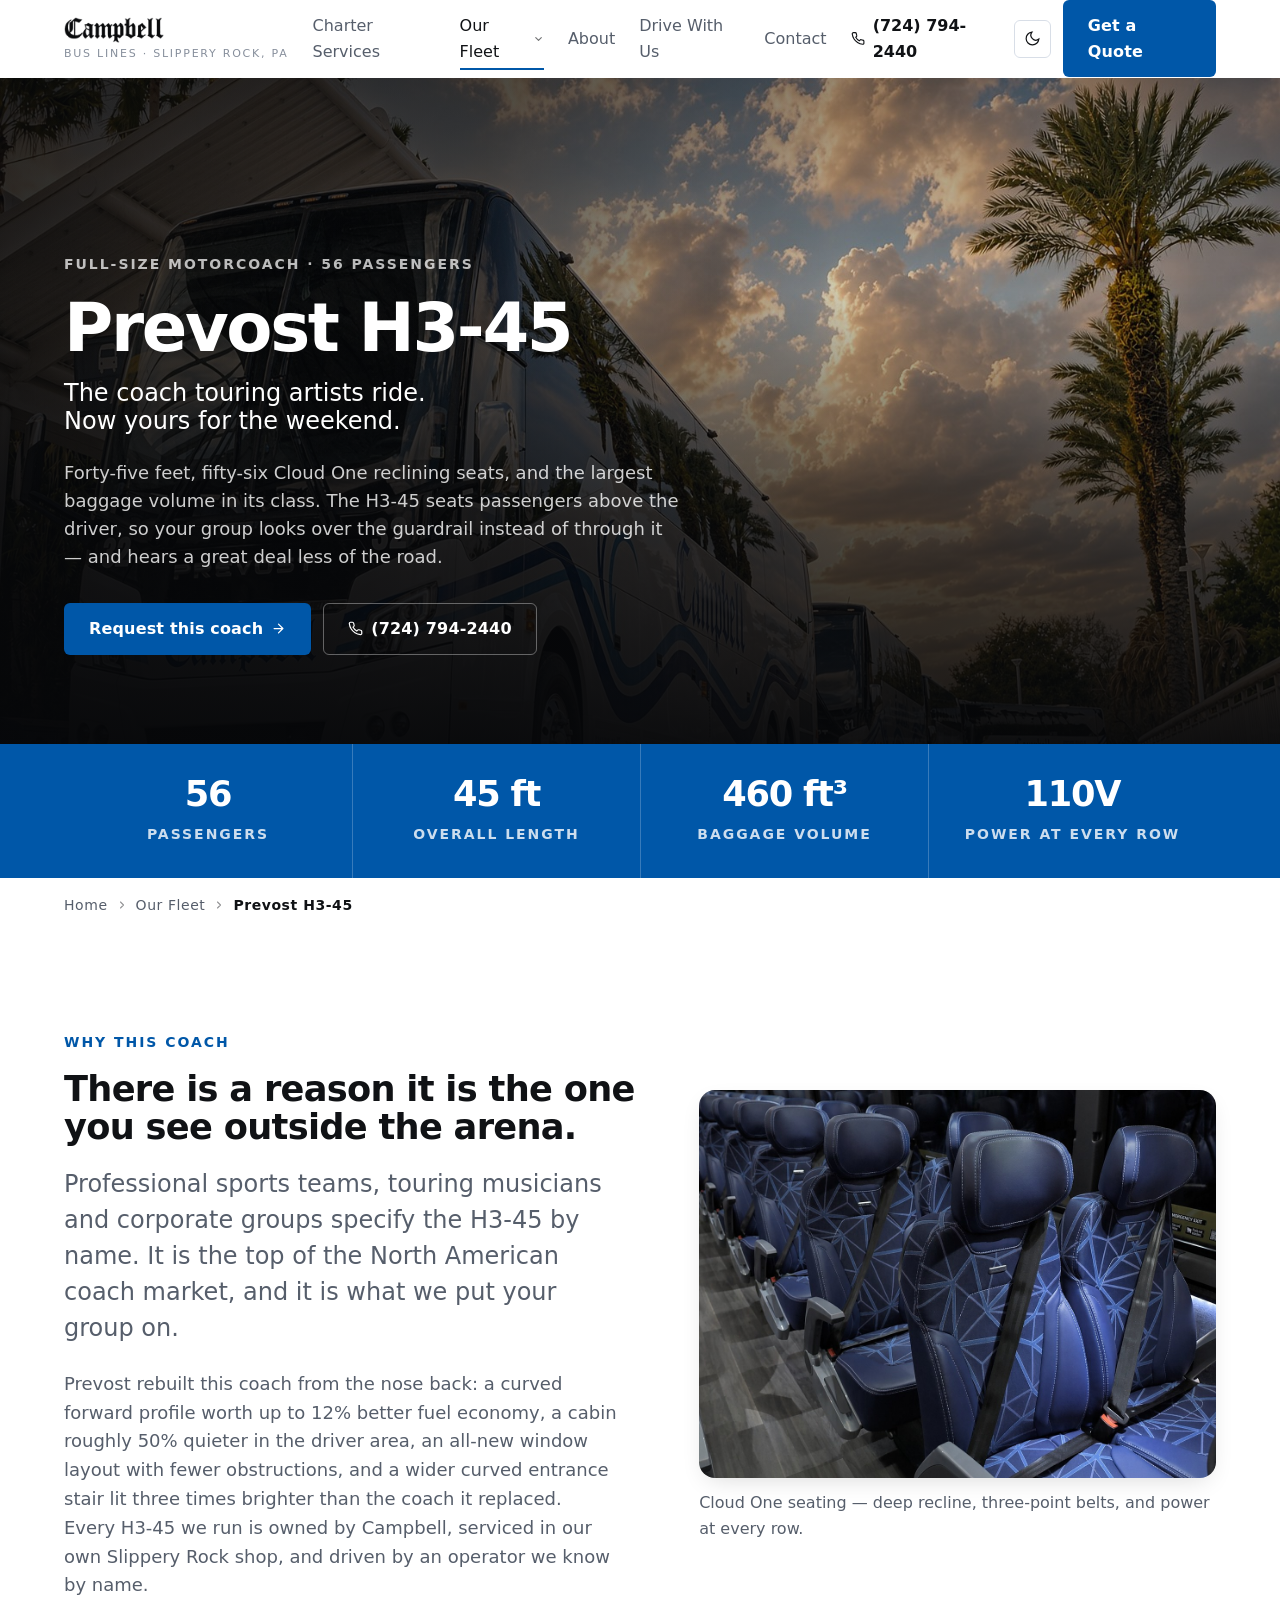
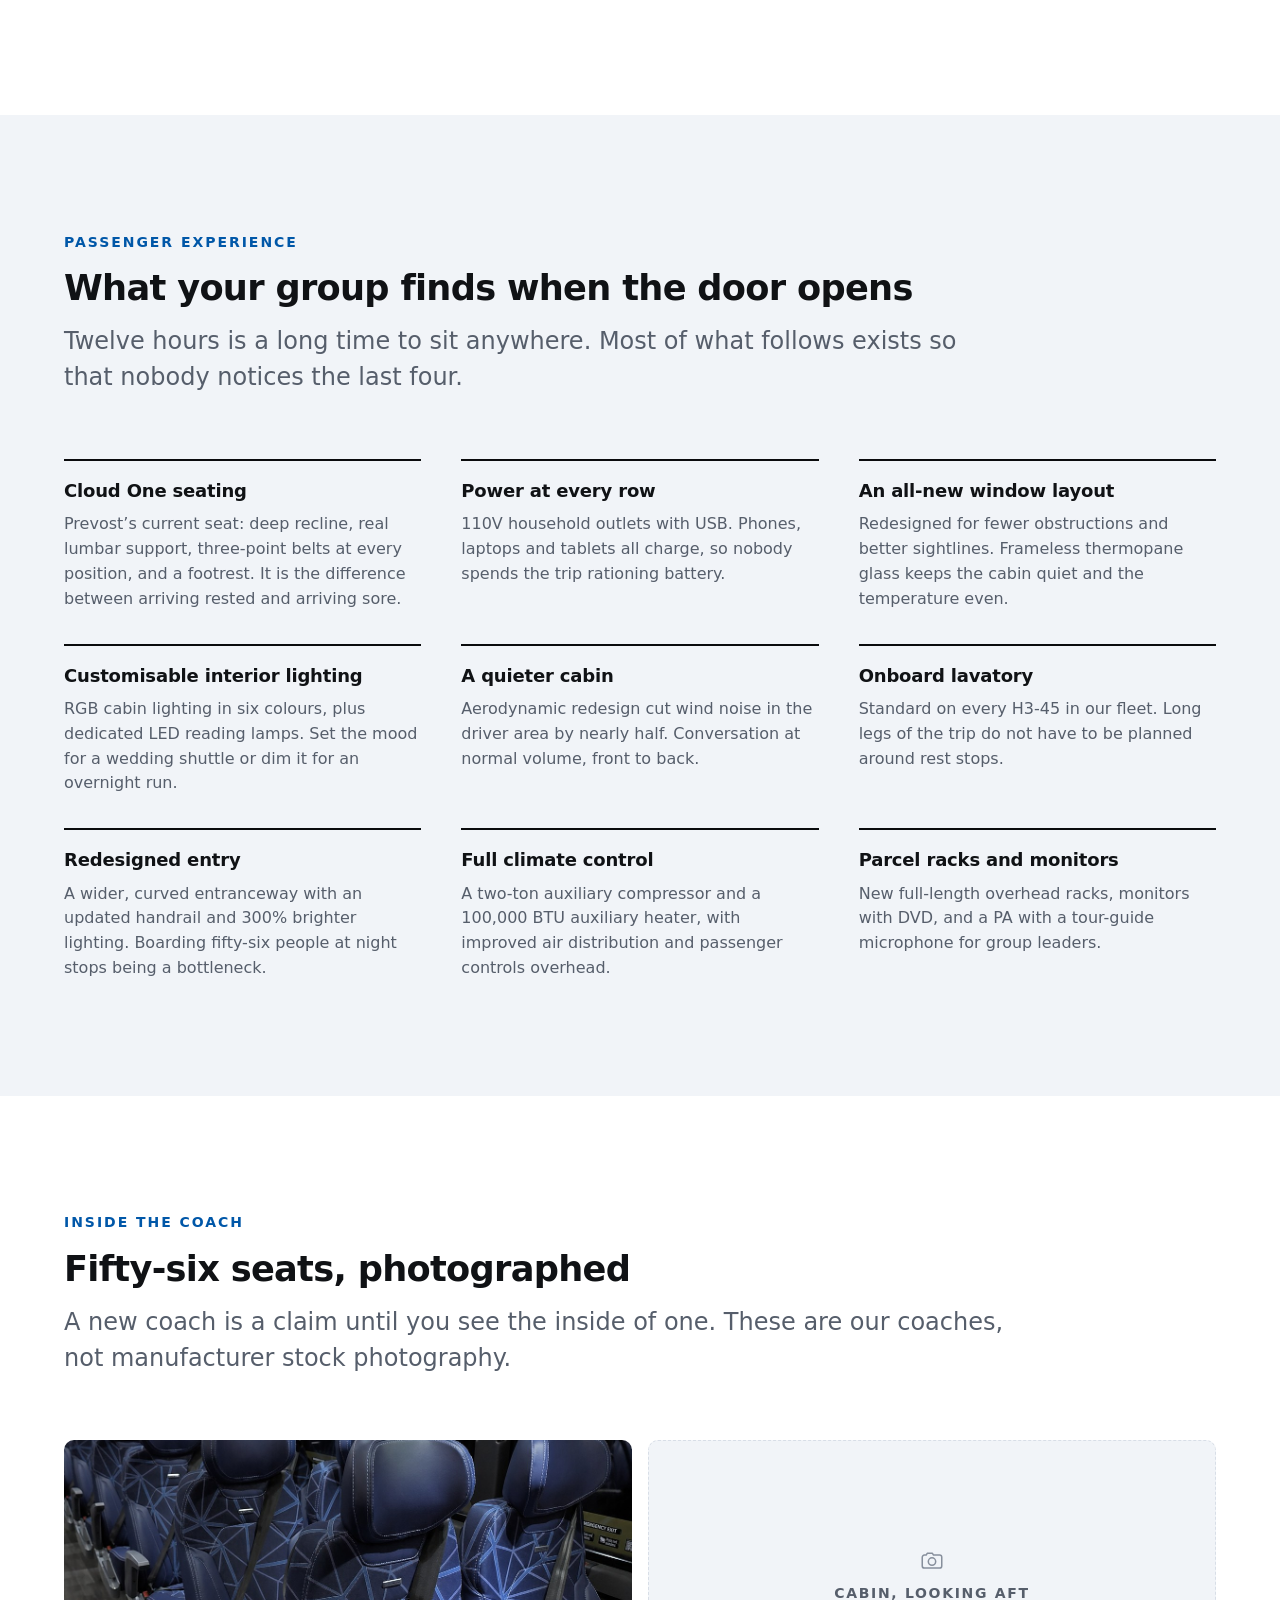
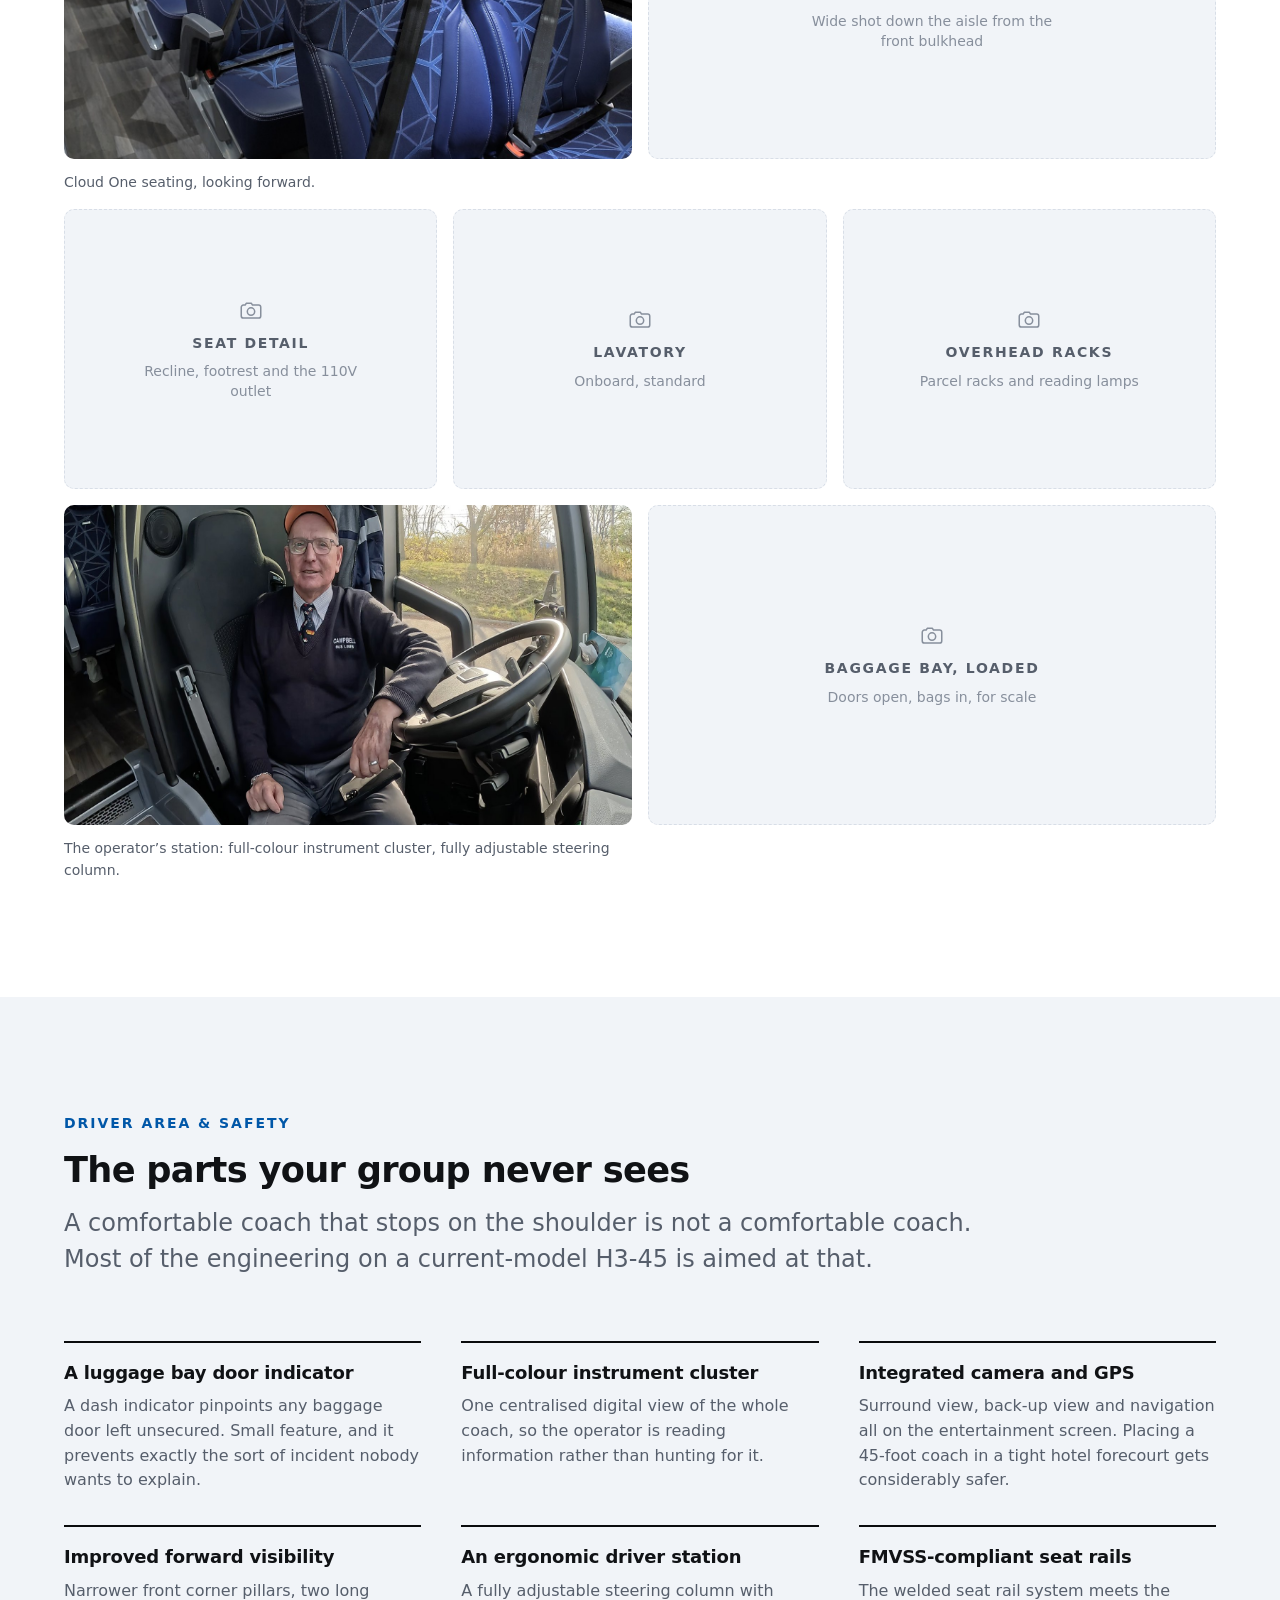
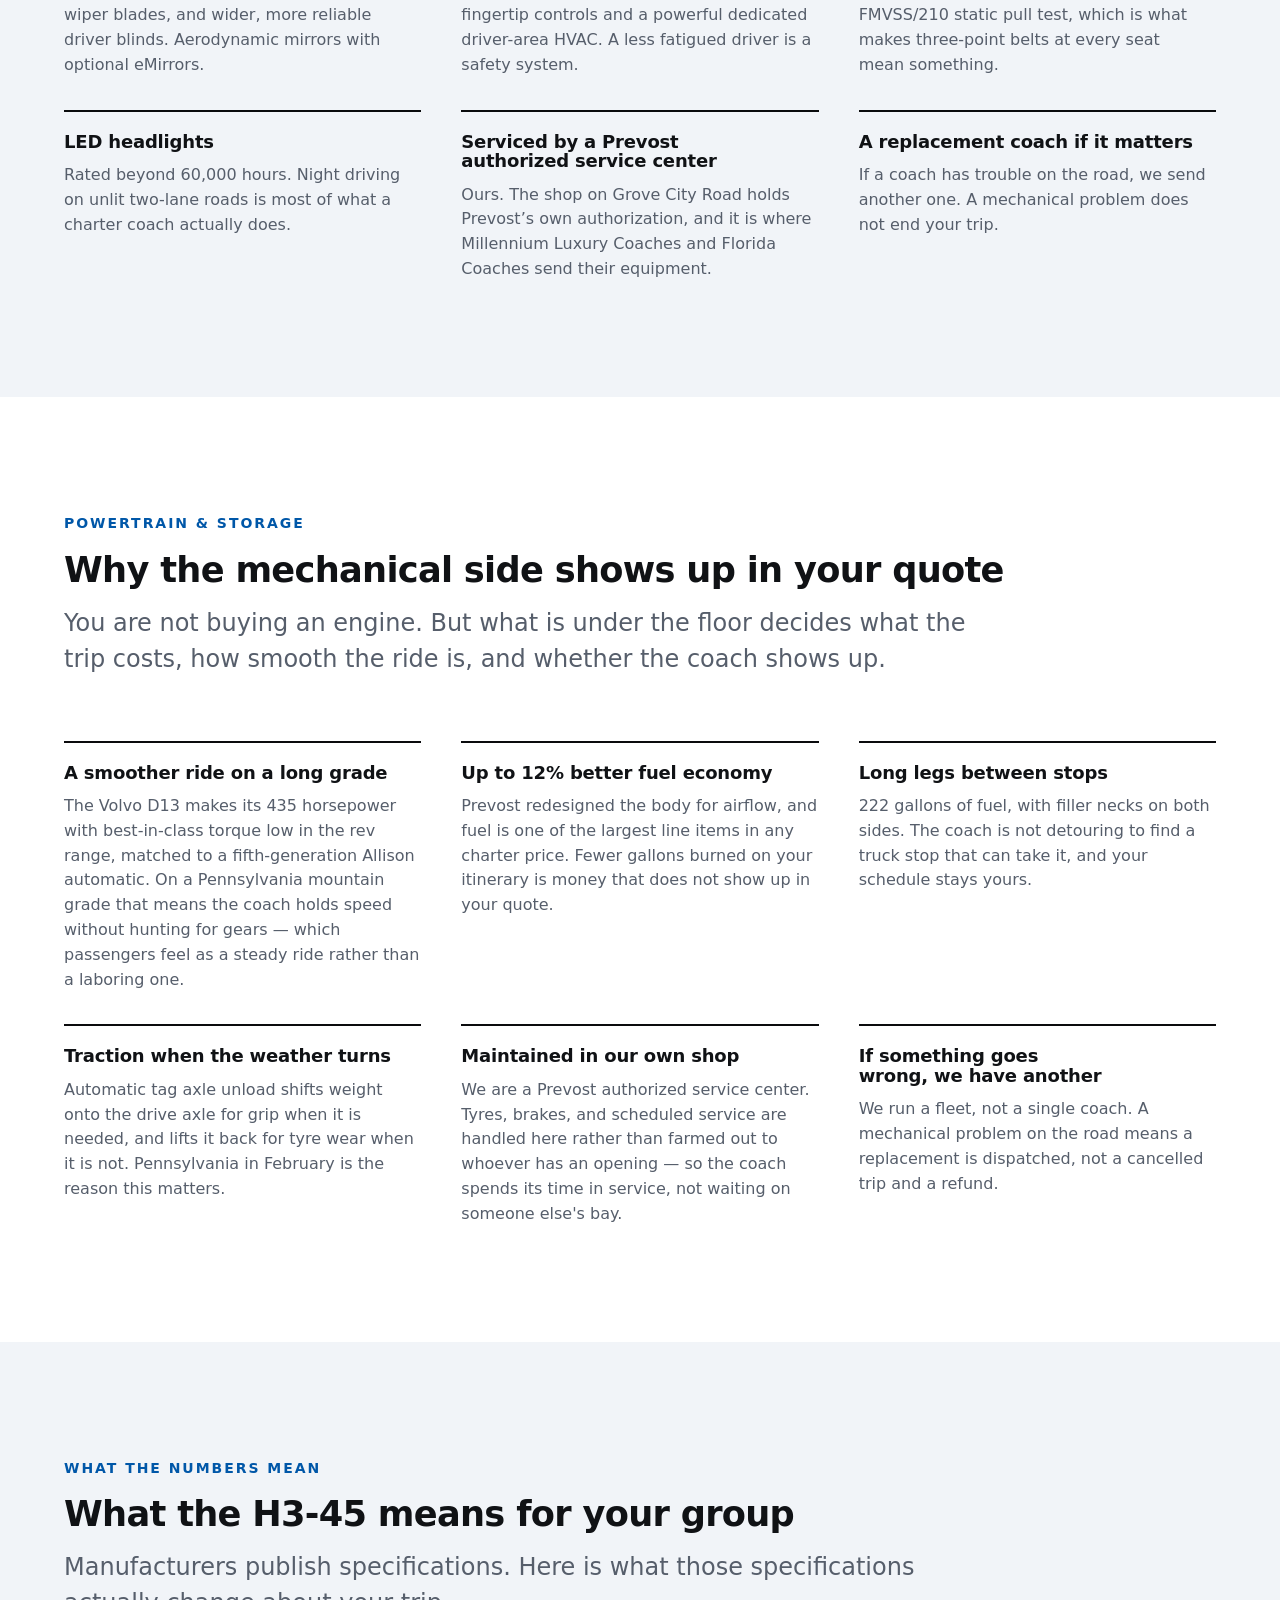
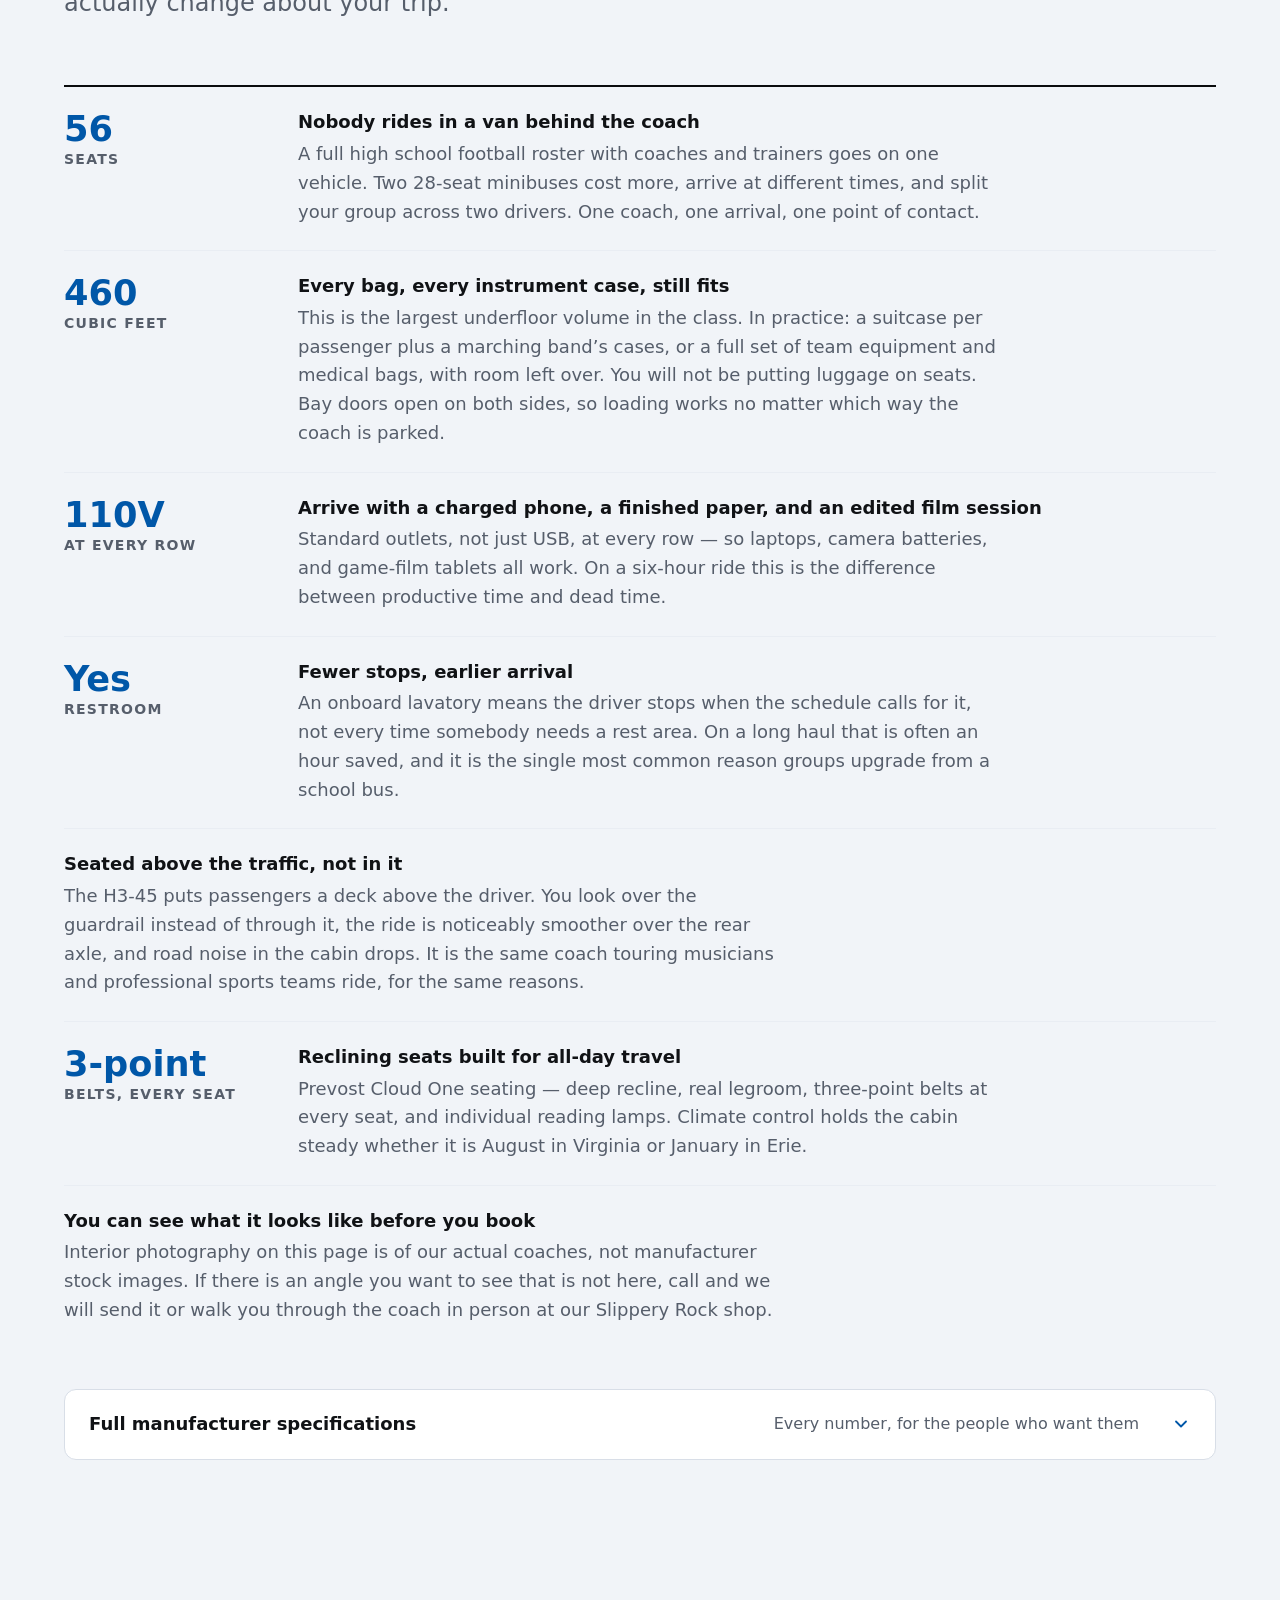
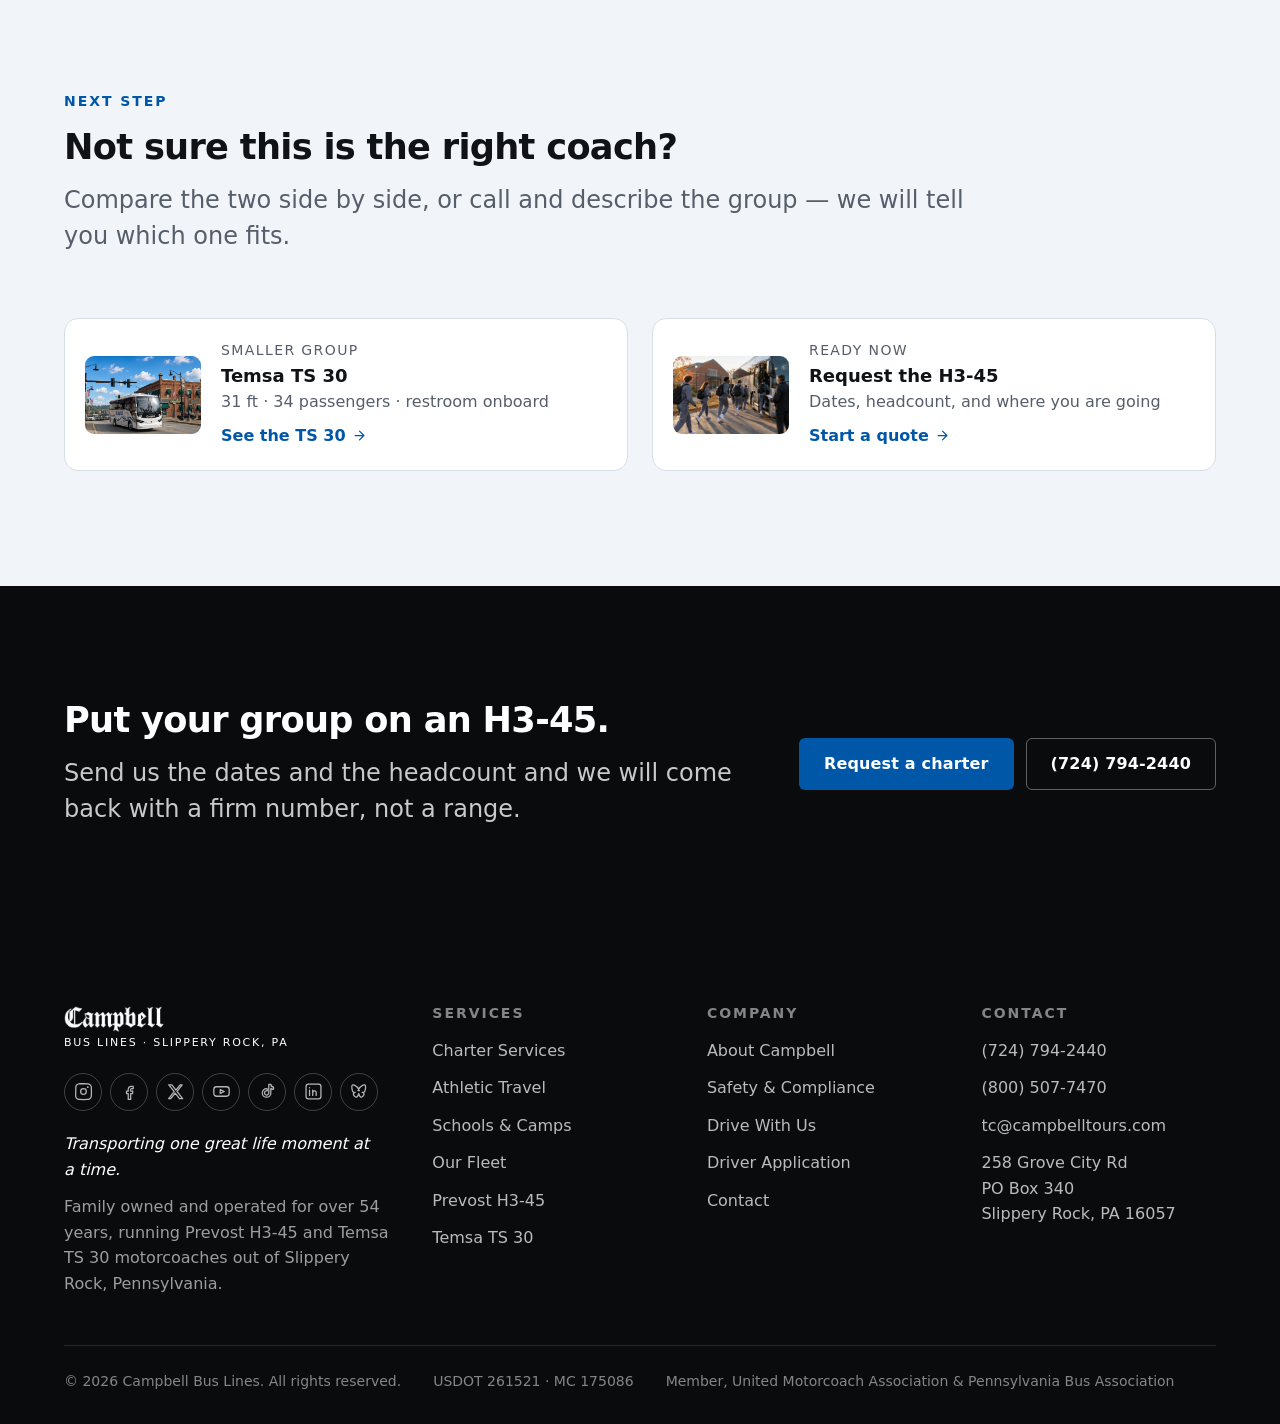
<file: site/coach-h3-45.html>
<!DOCTYPE html>
<html lang="en">
<head>
  <meta charset="utf-8">
  <meta name="viewport" content="width=device-width, initial-scale=1">
  <title>Prevost H3-45 Motorcoach — 56 Passengers | Campbell Bus Lines</title>
  <meta name="description" content="The Prevost H3-45 in the Campbell Bus Lines fleet: 56 reclining Cloud One seats, 45 feet, 460 cubic feet of baggage, 110V power at every row, onboard lavatory. Charter one from Slippery Rock, PA.">
  <meta property="og:title" content="Prevost H3-45 Motorcoach — 56 Passengers | Campbell Bus Lines">
  <meta property="og:description" content="The Prevost H3-45 in the Campbell Bus Lines fleet: 56 reclining Cloud One seats, 45 feet, 460 cubic feet of baggage, 110V power at every row, onboard lavatory. Charter one from Slippery Rock, PA.">
  <meta property="og:image" content="assets/hero-fleet-lineup.jpg">
  <meta property="og:type" content="website">
  <link rel="preconnect" href="https://api.fontshare.com" crossorigin>
  <link rel="stylesheet" href="https://api.fontshare.com/v2/css?f[]=cabinet-grotesk@700,800&f[]=satoshi@400,500,700&display=swap">
  <link rel="stylesheet" href="styles.css">
  <link rel="icon" href="favicon.svg" type="image/svg+xml">
  <script type="application/ld+json">
  {
    "@context": "https://schema.org",
    "@type": "LocalBusiness",
    "name": "Campbell Bus Lines",
    "description": "Family-owned charter bus and motorcoach company in Slippery Rock, PA, operating Prevost H3-45 and Temsa TS 30 motorcoaches.",
    "telephone": "+1-724-794-2440",
    "email": "tc@campbelltours.com",
    "url": "https://campbell-bus-lines.onrender.com",
    "address": {
      "@type": "PostalAddress",
      "streetAddress": "258 Grove City Rd",
      "addressLocality": "Slippery Rock",
      "addressRegion": "PA",
      "postalCode": "16057",
      "addressCountry": "US"
    },
    "areaServed": "United States and Canada"
  }
  </script>
</head>
<body>
  <header class="header">
    <div class="wrap header__inner">
      <a class="brand" href="index.html" aria-label="Campbell Bus Lines home">
        <span class="brand__text">
          <span class="brand__wordmark">
            <img class="brand__wm brand__wm--dark" src="assets/wordmark-dark.png" alt="Campbell" width="520" height="135">
            <img class="brand__wm brand__wm--light" src="assets/wordmark-light.png" alt="" width="520" height="135" aria-hidden="true">
          </span>
          <span class="brand__sub">Bus Lines &middot; Slippery Rock, PA</span>
        </span>
      </a>
      <nav class="nav" id="primary-nav" data-open="false" aria-label="Primary">
          <a href="charters.html">Charter Services</a>
          <div class="nav__group" data-nav-group>
            <a class="nav__group-link" href="fleet.html" aria-current="page">Our Fleet<svg class="nav__caret" width="12" height="12" viewBox="0 0 24 24" fill="none" stroke="currentColor" stroke-width="2.4" stroke-linecap="round" stroke-linejoin="round" aria-hidden="true"><path d="m6 9 6 6 6-6"/></svg></a>
            <div class="submenu">
              <a href="fleet.html"><span class="submenu__name">Fleet overview</span><span class="submenu__meta">Both coaches, side by side</span></a>
              <a href="coach-h3-45.html" aria-current="page"><span class="submenu__name">Prevost H3-45</span><span class="submenu__meta">45 ft &middot; 56 passengers</span></a>
              <a href="coach-ts-30.html"><span class="submenu__name">Temsa TS 30</span><span class="submenu__meta">31 ft &middot; 34 passengers</span></a>
            </div>
          </div>
          <a href="about.html">About</a>
          <a href="drivers.html">Drive With Us</a>
          <a href="contact.html">Contact</a>
          <a class="nav__quote" href="quote.html">Get a Quote</a>
      </nav>
      <div class="header__actions">
        <a class="header__phone" href="tel:+17247942440"><svg width="15" height="15" viewBox="0 0 24 24" fill="none" stroke="currentColor" stroke-width="1.9" stroke-linecap="round"><path d="M22 16.9v3a2 2 0 0 1-2.2 2 19.8 19.8 0 0 1-8.6-3.1 19.5 19.5 0 0 1-6-6A19.8 19.8 0 0 1 2.1 4.2 2 2 0 0 1 4.1 2h3a2 2 0 0 1 2 1.7c.1 1 .4 1.9.7 2.8a2 2 0 0 1-.4 2.1L8.1 9.9a16 16 0 0 0 6 6l1.3-1.3a2 2 0 0 1 2.1-.5c.9.4 1.8.6 2.8.7a2 2 0 0 1 1.7 2z"/></svg><span>(724) 794-2440</span></a>
        <button class="icon-btn" type="button" data-theme-toggle></button>
        <a class="btn btn--primary" href="quote.html">Get a Quote</a>
        <button class="icon-btn nav-toggle" type="button" data-nav-toggle aria-controls="primary-nav" aria-expanded="false" aria-label="Toggle navigation">
          <svg width="18" height="18" viewBox="0 0 24 24" fill="none" stroke="currentColor" stroke-width="2" stroke-linecap="round"><path d="M3 6h18M3 12h18M3 18h18"/></svg>
        </button>
      </div>
    </div>
  </header>
  <main>
    <section class="vhero">
      <div class="vhero__media">
        <img src="assets/coach-h345.jpg" alt="A white Prevost H3-45 luxury touring motorcoach in Campbell Bus Lines livery" width="2400" height="1350" fetchpriority="high">
      </div>
      <div class="vhero__scrim"></div>
      <div class="wrap vhero__inner">
        <p class="eyebrow">Full-size motorcoach &middot; 56 passengers</p>
        <h1>Prevost H3-45</h1>
        <p class="vhero__tagline">The coach touring artists ride. Now yours for the weekend.</p>
        <p class="vhero__lede">Forty-five feet, fifty-six Cloud One reclining seats, and the largest baggage volume in its class. The H3-45 seats passengers above the driver, so your group looks over the guardrail instead of through it — and hears a great deal less of the road.</p>
        <div class="vhero__actions">
          <a class="btn btn--primary" href="quote.html">Request this coach <svg width="15" height="15" viewBox="0 0 24 24" fill="none" stroke="currentColor" stroke-width="2" stroke-linecap="round" stroke-linejoin="round"><path d="M5 12h13M12 5l7 7-7 7"/></svg></a>
          <a class="btn btn--on-dark" href="tel:+17247942440"><svg width="15" height="15" viewBox="0 0 24 24" fill="none" stroke="currentColor" stroke-width="1.9" stroke-linecap="round"><path d="M22 16.9v3a2 2 0 0 1-2.2 2 19.8 19.8 0 0 1-8.6-3.1 19.5 19.5 0 0 1-6-6A19.8 19.8 0 0 1 2.1 4.2 2 2 0 0 1 4.1 2h3a2 2 0 0 1 2 1.7c.1 1 .4 1.9.7 2.8a2 2 0 0 1-.4 2.1L8.1 9.9a16 16 0 0 0 6 6l1.3-1.3a2 2 0 0 1 2.1-.5c.9.4 1.8.6 2.8.7a2 2 0 0 1 1.7 2z"/></svg> (724) 794-2440</a>
        </div>
      </div>
    </section>

    <section class="vstats">
      <div class="wrap vstats__grid"><div class="vstats__cell"><div class="vstats__num">56</div><div class="vstats__label">Passengers</div></div><div class="vstats__cell"><div class="vstats__num">45 ft</div><div class="vstats__label">Overall length</div></div><div class="vstats__cell"><div class="vstats__num">460 ft&sup3;</div><div class="vstats__label">Baggage volume</div></div><div class="vstats__cell"><div class="vstats__num">110V</div><div class="vstats__label">Power at every row</div></div></div>
    </section>

    <div class="wrap">
      <nav class="crumbs" aria-label="Breadcrumb">
        <a href="index.html">Home</a><svg width="12" height="12" viewBox="0 0 24 24" fill="none" stroke="currentColor" stroke-width="2.2" stroke-linecap="round" stroke-linejoin="round" aria-hidden="true"><path d="m9 18 6-6-6-6"/></svg><a href="fleet.html">Our Fleet</a><svg width="12" height="12" viewBox="0 0 24 24" fill="none" stroke="currentColor" stroke-width="2.2" stroke-linecap="round" stroke-linejoin="round" aria-hidden="true"><path d="m9 18 6-6-6-6"/></svg><span aria-current="page">Prevost H3-45</span>
      </nav>
    </div>

    <section class="section">
      <div class="wrap">
        <div class="split">
          <div class="reveal">
            <p class="eyebrow">Why this coach</p>
            <h2 style="font-size:var(--text-xl);margin-bottom:var(--space-5)">There is a reason it is the one you see outside the arena.</h2>
            <p class="lede" style="margin-bottom:var(--space-6)">Professional sports teams, touring musicians and corporate groups specify the H3-45 by name. It is the top of the North American coach market, and it is what we put your group on.</p>
            <p style="color:var(--color-text-muted);max-width:60ch">Prevost rebuilt this coach from the nose back: a curved forward profile worth up to 12% better fuel economy, a cabin roughly 50% quieter in the driver area, an all-new window layout with fewer obstructions, and a wider curved entrance stair lit three times brighter than the coach it replaced. Every H3-45 we run is owned by Campbell, serviced in our own Slippery Rock shop, and driven by an operator we know by name.</p>
          </div>
          <div class="split__media reveal">
            <img src="assets/interior.jpg" alt="Cloud One reclining seats in blue leather and patterned fabric inside a Campbell Prevost H3-45" width="1200" height="900" loading="lazy"><p class="caption">Cloud One seating — deep recline, three-point belts, and power at every row.</p>
          </div>
        </div>
      </div>
    </section>

    <section class="section" style="background:var(--color-surface-2)">
      <div class="wrap">
        <div class="section-head reveal">
          <p class="eyebrow">Passenger experience</p>
          <h2>What your group finds when the door opens</h2>
          <p class="lede">Twelve hours is a long time to sit anywhere. Most of what follows exists so that nobody notices the last four.</p>
        </div>
        <div class="feat"><div class="feat__item reveal"><h3>Cloud One seating</h3><p>Prevost&rsquo;s current seat: deep recline, real lumbar support, three-point belts at every position, and a footrest. It is the difference between arriving rested and arriving sore.</p></div><div class="feat__item reveal"><h3>Power at every row</h3><p>110V household outlets with USB. Phones, laptops and tablets all charge, so nobody spends the trip rationing battery.</p></div><div class="feat__item reveal"><h3>An all-new window layout</h3><p>Redesigned for fewer obstructions and better sightlines. Frameless thermopane glass keeps the cabin quiet and the temperature even.</p></div><div class="feat__item reveal"><h3>Customisable interior lighting</h3><p>RGB cabin lighting in six colours, plus dedicated LED reading lamps. Set the mood for a wedding shuttle or dim it for an overnight run.</p></div><div class="feat__item reveal"><h3>A quieter cabin</h3><p>Aerodynamic redesign cut wind noise in the driver area by nearly half. Conversation at normal volume, front to back.</p></div><div class="feat__item reveal"><h3>Onboard lavatory</h3><p>Standard on every H3-45 in our fleet. Long legs of the trip do not have to be planned around rest stops.</p></div><div class="feat__item reveal"><h3>Redesigned entry</h3><p>A wider, curved entranceway with an updated handrail and 300% brighter lighting. Boarding fifty-six people at night stops being a bottleneck.</p></div><div class="feat__item reveal"><h3>Full climate control</h3><p>A two-ton auxiliary compressor and a 100,000 BTU auxiliary heater, with improved air distribution and passenger controls overhead.</p></div><div class="feat__item reveal"><h3>Parcel racks and monitors</h3><p>New full-length overhead racks, monitors with DVD, and a PA with a tour-guide microphone for group leaders.</p></div></div>
      </div>
    </section>

    <section class="section">
      <div class="wrap">
        <div class="section-head reveal">
          <p class="eyebrow">Inside the coach</p>
          <h2>Fifty-six seats, photographed</h2>
          <p class="lede">A new coach is a claim until you see the inside of one. These are our coaches, not manufacturer stock photography.</p>
        </div>
        <div class="gallery reveal">
          <figure class="gallery__fig gallery--wide"><img src="assets/interior.jpg" alt="Cloud One reclining seats in blue leather inside a Campbell Prevost H3-45" width="1600" height="1200" loading="lazy"><figcaption>Cloud One seating, looking forward.</figcaption></figure>
          <div class="slot-wrap gallery--wide"><div class="slot"><svg width="26" height="26" viewBox="0 0 24 24" fill="none" stroke="currentColor" stroke-width="1.4" stroke-linecap="round" stroke-linejoin="round" aria-hidden="true"><path d="M3 8.5A2 2 0 0 1 5 6.5h1.6l1-1.6h4.8l1 1.6H19a2 2 0 0 1 2 2v8a2 2 0 0 1-2 2H5a2 2 0 0 1-2-2z"/><circle cx="12" cy="12.5" r="3.4"/></svg><span class="slot__label">Cabin, looking aft</span><span class="slot__note">Wide shot down the aisle from the front bulkhead</span></div></div>
          <div class="slot-wrap"><div class="slot"><svg width="26" height="26" viewBox="0 0 24 24" fill="none" stroke="currentColor" stroke-width="1.4" stroke-linecap="round" stroke-linejoin="round" aria-hidden="true"><path d="M3 8.5A2 2 0 0 1 5 6.5h1.6l1-1.6h4.8l1 1.6H19a2 2 0 0 1 2 2v8a2 2 0 0 1-2 2H5a2 2 0 0 1-2-2z"/><circle cx="12" cy="12.5" r="3.4"/></svg><span class="slot__label">Seat detail</span><span class="slot__note">Recline, footrest and the 110V outlet</span></div></div>
          <div class="slot-wrap"><div class="slot"><svg width="26" height="26" viewBox="0 0 24 24" fill="none" stroke="currentColor" stroke-width="1.4" stroke-linecap="round" stroke-linejoin="round" aria-hidden="true"><path d="M3 8.5A2 2 0 0 1 5 6.5h1.6l1-1.6h4.8l1 1.6H19a2 2 0 0 1 2 2v8a2 2 0 0 1-2 2H5a2 2 0 0 1-2-2z"/><circle cx="12" cy="12.5" r="3.4"/></svg><span class="slot__label">Lavatory</span><span class="slot__note">Onboard, standard</span></div></div>
          <div class="slot-wrap"><div class="slot"><svg width="26" height="26" viewBox="0 0 24 24" fill="none" stroke="currentColor" stroke-width="1.4" stroke-linecap="round" stroke-linejoin="round" aria-hidden="true"><path d="M3 8.5A2 2 0 0 1 5 6.5h1.6l1-1.6h4.8l1 1.6H19a2 2 0 0 1 2 2v8a2 2 0 0 1-2 2H5a2 2 0 0 1-2-2z"/><circle cx="12" cy="12.5" r="3.4"/></svg><span class="slot__label">Overhead racks</span><span class="slot__note">Parcel racks and reading lamps</span></div></div>
          <figure class="gallery__fig gallery--wide"><img src="assets/driver-cockpit.jpg" alt="A Campbell Bus Lines driver at the wheel of a Prevost motorcoach" width="1600" height="1200" loading="lazy"><figcaption>The operator&rsquo;s station: full-colour instrument cluster, fully adjustable steering column.</figcaption></figure>
          <div class="slot-wrap gallery--wide"><div class="slot"><svg width="26" height="26" viewBox="0 0 24 24" fill="none" stroke="currentColor" stroke-width="1.4" stroke-linecap="round" stroke-linejoin="round" aria-hidden="true"><path d="M3 8.5A2 2 0 0 1 5 6.5h1.6l1-1.6h4.8l1 1.6H19a2 2 0 0 1 2 2v8a2 2 0 0 1-2 2H5a2 2 0 0 1-2-2z"/><circle cx="12" cy="12.5" r="3.4"/></svg><span class="slot__label">Baggage bay, loaded</span><span class="slot__note">Doors open, bags in, for scale</span></div></div>
        </div>
      </div>
    </section>

    <section class="section" style="background:var(--color-surface-2)">
      <div class="wrap">
        <div class="section-head reveal">
          <p class="eyebrow">Driver area &amp; safety</p>
          <h2>The parts your group never sees</h2>
          <p class="lede">A comfortable coach that stops on the shoulder is not a comfortable coach. Most of the engineering on a current-model H3-45 is aimed at that.</p>
        </div>
        <div class="feat"><div class="feat__item reveal"><h3>A luggage bay door indicator</h3><p>A dash indicator pinpoints any baggage door left unsecured. Small feature, and it prevents exactly the sort of incident nobody wants to explain.</p></div><div class="feat__item reveal"><h3>Full-colour instrument cluster</h3><p>One centralised digital view of the whole coach, so the operator is reading information rather than hunting for it.</p></div><div class="feat__item reveal"><h3>Integrated camera and GPS</h3><p>Surround view, back-up view and navigation all on the entertainment screen. Placing a 45-foot coach in a tight hotel forecourt gets considerably safer.</p></div><div class="feat__item reveal"><h3>Improved forward visibility</h3><p>Narrower front corner pillars, two long wiper blades, and wider, more reliable driver blinds. Aerodynamic mirrors with optional eMirrors.</p></div><div class="feat__item reveal"><h3>An ergonomic driver station</h3><p>A fully adjustable steering column with fingertip controls and a powerful dedicated driver-area HVAC. A less fatigued driver is a safety system.</p></div><div class="feat__item reveal"><h3>FMVSS-compliant seat rails</h3><p>The welded seat rail system meets the FMVSS/210 static pull test, which is what makes three-point belts at every seat mean something.</p></div><div class="feat__item reveal"><h3>LED headlights</h3><p>Rated beyond 60,000 hours. Night driving on unlit two-lane roads is most of what a charter coach actually does.</p></div><div class="feat__item reveal"><h3>Serviced by a Prevost authorized service center</h3><p>Ours. The shop on Grove City Road holds Prevost&rsquo;s own authorization, and it is where Millennium Luxury Coaches and Florida Coaches send their equipment.</p></div><div class="feat__item reveal"><h3>A replacement coach if it matters</h3><p>If a coach has trouble on the road, we send another one. A mechanical problem does not end your trip.</p></div></div>
      </div>
    </section>

    <section class="section">
      <div class="wrap">
        <div class="section-head reveal">
          <p class="eyebrow">Powertrain &amp; storage</p>
          <h2>Why the mechanical side shows up in your quote</h2>
          <p class="lede">You are not buying an engine. But what is under the floor decides what the trip costs, how smooth the ride is, and whether the coach shows up.</p>
        </div>
        <div class="feat"><div class="feat__item reveal"><h3>A smoother ride on a long grade</h3><p>The Volvo D13 makes its 435 horsepower with best-in-class torque low in the rev range, matched to a fifth-generation Allison automatic. On a Pennsylvania mountain grade that means the coach holds speed without hunting for gears — which passengers feel as a steady ride rather than a laboring one.</p></div><div class="feat__item reveal"><h3>Up to 12% better fuel economy</h3><p>Prevost redesigned the body for airflow, and fuel is one of the largest line items in any charter price. Fewer gallons burned on your itinerary is money that does not show up in your quote.</p></div><div class="feat__item reveal"><h3>Long legs between stops</h3><p>222 gallons of fuel, with filler necks on both sides. The coach is not detouring to find a truck stop that can take it, and your schedule stays yours.</p></div><div class="feat__item reveal"><h3>Traction when the weather turns</h3><p>Automatic tag axle unload shifts weight onto the drive axle for grip when it is needed, and lifts it back for tyre wear when it is not. Pennsylvania in February is the reason this matters.</p></div><div class="feat__item reveal"><h3>Maintained in our own shop</h3><p>We are a Prevost authorized service center. Tyres, brakes, and scheduled service are handled here rather than farmed out to whoever has an opening — so the coach spends its time in service, not waiting on someone else's bay.</p></div><div class="feat__item reveal"><h3>If something goes wrong, we have another</h3><p>We run a fleet, not a single coach. A mechanical problem on the road means a replacement is dispatched, not a cancelled trip and a refund.</p></div></div>
      </div>
    </section>

    <section class="section" style="background:var(--color-surface-2)">
      <div class="wrap">
        <div class="section-head reveal">
          <p class="eyebrow">What the numbers mean</p>
          <h2>What the H3-45 means for your group</h2>
          <p class="lede">Manufacturers publish specifications. Here is what those specifications actually change about your trip.</p>
        </div>
        <div class="plain reveal"><div class="plain__row">
            <div class="plain__num">56<span class="plain__unit">seats</span></div>
            <div>
              <p class="plain__head">Nobody rides in a van behind the coach</p>
              <p class="plain__body">A full high school football roster with coaches and trainers goes on one vehicle. Two 28-seat minibuses cost more, arrive at different times, and split your group across two drivers. One coach, one arrival, one point of contact.</p>
            </div>
          </div><div class="plain__row">
            <div class="plain__num">460<span class="plain__unit">cubic feet</span></div>
            <div>
              <p class="plain__head">Every bag, every instrument case, still fits</p>
              <p class="plain__body">This is the largest underfloor volume in the class. In practice: a suitcase per passenger plus a marching band&rsquo;s cases, or a full set of team equipment and medical bags, with room left over. You will not be putting luggage on seats. Bay doors open on both sides, so loading works no matter which way the coach is parked.</p>
            </div>
          </div><div class="plain__row">
            <div class="plain__num">110V<span class="plain__unit">at every row</span></div>
            <div>
              <p class="plain__head">Arrive with a charged phone, a finished paper, and an edited film session</p>
              <p class="plain__body">Standard outlets, not just USB, at every row &mdash; so laptops, camera batteries, and game-film tablets all work. On a six-hour ride this is the difference between productive time and dead time.</p>
            </div>
          </div><div class="plain__row">
            <div class="plain__num">Yes<span class="plain__unit">restroom</span></div>
            <div>
              <p class="plain__head">Fewer stops, earlier arrival</p>
              <p class="plain__body">An onboard lavatory means the driver stops when the schedule calls for it, not every time somebody needs a rest area. On a long haul that is often an hour saved, and it is the single most common reason groups upgrade from a school bus.</p>
            </div>
          </div><div class="plain__row plain__row--wide">
            
            <div>
              <p class="plain__head">Seated above the traffic, not in it</p>
              <p class="plain__body">The H3-45 puts passengers a deck above the driver. You look over the guardrail instead of through it, the ride is noticeably smoother over the rear axle, and road noise in the cabin drops. It is the same coach touring musicians and professional sports teams ride, for the same reasons.</p>
            </div>
          </div><div class="plain__row">
            <div class="plain__num">3-point<span class="plain__unit">belts, every seat</span></div>
            <div>
              <p class="plain__head">Reclining seats built for all-day travel</p>
              <p class="plain__body">Prevost Cloud One seating &mdash; deep recline, real legroom, three-point belts at every seat, and individual reading lamps. Climate control holds the cabin steady whether it is August in Virginia or January in Erie.</p>
            </div>
          </div><div class="plain__row plain__row--wide">
            
            <div>
              <p class="plain__head">You can see what it looks like before you book</p>
              <p class="plain__body">Interior photography on this page is of our actual coaches, not manufacturer stock images. If there is an angle you want to see that is not here, call and we will send it or walk you through the coach in person at our Slippery Rock shop.</p>
            </div>
          </div></div>
        <details class="specsheet reveal">
          <summary><span>Full manufacturer specifications</span><span class="specsheet__hint">Every number, for the people who want them</span><svg class="specsheet__chev" width="20" height="20" viewBox="0 0 24 24" fill="none" stroke="currentColor" stroke-width="2.2" stroke-linecap="round" stroke-linejoin="round" aria-hidden="true"><path d="m6 9 6 6 6-6"/></svg></summary>
          <div class="specsheet__inner">
            <div class="spec-cols">
              <div>
                <table class="spec-table"><caption>Dimensions &amp; capacity</caption><tbody><tr><th scope="row">Overall length</th><td>45 ft / 13.72 m</td></tr><tr><th scope="row">Overall width</th><td>102 in / 2.59 m</td></tr><tr><th scope="row">Overall height</th><td>146.25 in / 3.72 m</td></tr><tr><th scope="row">Wheelbase</th><td>314 in / 8.0 m</td></tr><tr><th scope="row">Standard seating</th><td>56 passengers</td></tr><tr><th scope="row">GVWR</th><td>53,000 lb / 24,040 kg</td></tr><tr><th scope="row">With super single tyre</th><td>52,200 lb / 23,678 kg</td></tr><tr><th scope="row">Turning radius</th><td>45.4 ft (41.6 ft with IFS)</td></tr></tbody></table>
                <div style="height:var(--space-10)"></div>
                <table class="spec-table"><caption>Baggage &amp; storage</caption><tbody><tr><th scope="row">Underfloor baggage</th><td>460 ft&sup3; / 13.03 m&sup3;</td></tr><tr><th scope="row">With wheelchair lift</th><td>430 ft&sup3; / 12.18 m&sup3;</td></tr><tr><th scope="row">Bay access</th><td>Both sides of the coach</td></tr><tr><th scope="row">Overhead parcel racks</th><td>Full cabin length</td></tr><tr><th scope="row">Door monitoring</th><td>Dash indicator for unsecured bays</td></tr></tbody></table>
              </div>
              <div>
                <table class="spec-table"><caption>Powertrain &amp; chassis</caption><tbody><tr><th scope="row">Engine</th><td>Volvo D13, 435 hp</td></tr><tr><th scope="row">Emissions</th><td>DPF and SCR, EPA and CARB compliant</td></tr><tr><th scope="row">Transmission</th><td>Allison World 6-speed automatic</td></tr><tr><th scope="row"></th><td>5th generation, FuelSense 2.0</td></tr><tr><th scope="row">Fuel capacity</th><td>222 US gal / 840 L</td></tr><tr><th scope="row">Tyres</th><td>Michelin 315/80 R22.5, all wheels</td></tr><tr><th scope="row">Headlights</th><td>LED, 60,000+ hours</td></tr></tbody></table>
                <div style="height:var(--space-10)"></div>
                <table class="spec-table"><caption>Comfort &amp; safety</caption><tbody><tr><th scope="row">Seating</th><td>Prevost Cloud One reclining</td></tr><tr><th scope="row">Seat belts</th><td>Three-point at every seat</td></tr><tr><th scope="row">Seat rails</th><td>Welded, FMVSS/210 compliant</td></tr><tr><th scope="row">Lavatory</th><td>Standard</td></tr><tr><th scope="row">Air conditioning</th><td>2-ton auxiliary compressor</td></tr><tr><th scope="row">Auxiliary heat</th><td>100,000 BTU</td></tr><tr><th scope="row">Windows</th><td>Frameless thermopane</td></tr><tr><th scope="row">Cabin lighting</th><td>RGB, six colours, plus reading lamps</td></tr></tbody></table>
              </div>
            </div>
            <p style="margin-top:var(--space-8);font-size:var(--text-sm);color:var(--color-text-muted);max-width:72ch">Figures are manufacturer specifications for the current model year, published by <a href="https://prevostcar.com/h3-45-passenger-coach" target="_blank" rel="noopener noreferrer" style="color:var(--color-accent)">Prevost</a>. Individual coaches in our fleet may differ in seating and optional equipment — confirm with dispatch when a detail matters to your group.</p>
          </div>
        </details>
      </div>
    </section>

<section class="section" style="background:var(--color-surface-2)">
      <div class="wrap">
        <div class="section-head reveal">
          <p class="eyebrow">Next step</p>
          <h2>Not sure this is the right coach?</h2>
          <p class="lede">Compare the two side by side, or call and describe the group — we will tell you which one fits.</p>
        </div>
        <div class="nextup reveal"><a class="nextup__card" href="coach-ts-30.html">
            <img src="assets/coach-ts30.jpg" alt="" width="232" height="156" loading="lazy">
            <div>
              <p class="nextup__eyebrow">Smaller group</p>
              <p class="nextup__name">Temsa TS 30</p>
              <p class="nextup__meta">31 ft &middot; 34 passengers &middot; restroom onboard</p>
              <span class="nextup__go">See the TS 30 <svg width="15" height="15" viewBox="0 0 24 24" fill="none" stroke="currentColor" stroke-width="2" stroke-linecap="round" stroke-linejoin="round"><path d="M5 12h13M12 5l7 7-7 7"/></svg></span>
            </div>
          </a><a class="nextup__card" href="quote.html">
            <img src="assets/groups.jpg" alt="" width="232" height="156" loading="lazy">
            <div>
              <p class="nextup__eyebrow">Ready now</p>
              <p class="nextup__name">Request the H3-45</p>
              <p class="nextup__meta">Dates, headcount, and where you are going</p>
              <span class="nextup__go">Start a quote <svg width="15" height="15" viewBox="0 0 24 24" fill="none" stroke="currentColor" stroke-width="2" stroke-linecap="round" stroke-linejoin="round"><path d="M5 12h13M12 5l7 7-7 7"/></svg></span>
            </div>
          </a></div>
      </div>
    </section>
    <section class="section band" style="background:var(--color-ink)">
      <div class="wrap band__inner">
        <div>
          <h2 style="margin-bottom:var(--space-4)">Put your group on an H3-45.</h2>
          <p class="lede">Send us the dates and the headcount and we will come back with a firm number, not a range.</p>
        </div>
        <div style="display:flex;flex-wrap:wrap;gap:var(--space-3)">
          <a class="btn btn--primary" href="quote.html">Request a charter</a>
          <a class="btn btn--on-dark" href="tel:+17247942440">(724) 794-2440</a>
        </div>
      </div>
    </section>

<script type="application/ld+json">
{
  "@context": "https://schema.org",
  "@graph": [
    {
      "@type": "BreadcrumbList",
      "itemListElement": [
        {
          "@type": "ListItem",
          "position": 1,
          "name": "Home",
          "item": "https://campbell-bus-lines.onrender.com/index.html"
        },
        {
          "@type": "ListItem",
          "position": 2,
          "name": "Our Fleet",
          "item": "https://campbell-bus-lines.onrender.com/fleet.html"
        },
        {
          "@type": "ListItem",
          "position": 3,
          "name": "Prevost H3-45"
        }
      ]
    },
    {
      "@type": "Product",
      "name": "Prevost H3-45",
      "category": "Charter motorcoach",
      "brand": {
        "@type": "Brand",
        "name": "Prevost"
      },
      "description": "The Prevost H3-45 in the Campbell Bus Lines fleet: 56 reclining Cloud One seats, 45 feet, 460 cubic feet of baggage, 110V power at every row, onboard lavatory. Charter one from Slippery Rock, PA.",
      "image": "https://campbell-bus-lines.onrender.com/assets/coach-h345.jpg",
      "url": "https://campbell-bus-lines.onrender.com/coach-h3-45.html",
      "offers": {
        "@type": "Offer",
        "availability": "https://schema.org/InStock",
        "priceCurrency": "USD",
        "url": "https://campbell-bus-lines.onrender.com/quote.html",
        "seller": {
          "@type": "Organization",
          "name": "Campbell Bus Lines"
        }
      }
    }
  ]
}
</script>
  </main>
  <footer class="footer">
    <div class="wrap">
      <div class="footer__grid">
        <div>
          <a class="brand" href="index.html" aria-label="Campbell Bus Lines home">
        <span class="brand__text">
          <span class="brand__wordmark">
            <img class="brand__wm brand__wm--dark" src="assets/wordmark-dark.png" alt="Campbell" width="520" height="135">
            <img class="brand__wm brand__wm--light" src="assets/wordmark-light.png" alt="" width="520" height="135" aria-hidden="true">
          </span>
          <span class="brand__sub">Bus Lines &middot; Slippery Rock, PA</span>
        </span>
      </a>
          <div class="social-row social-row--footer"><a class="social-link" href="https://www.instagram.com/campbellbuspa/" target="_blank" rel="noopener noreferrer" aria-label="Campbell Bus Lines on Instagram" title="Instagram"><svg width="19" height="19" viewBox="0 0 24 24" fill="none" stroke="currentColor" stroke-width="1.6" stroke-linecap="round" stroke-linejoin="round" aria-hidden="true"><path d="M12 2.2c3.2 0 3.6 0 4.9.07 1.2.05 1.8.25 2.2.42.6.23 1 .5 1.4 1 .5.4.8.8 1 1.4.2.4.4 1 .4 2.2.1 1.3.1 1.7.1 4.9s0 3.6-.1 4.9c0 1.2-.2 1.8-.4 2.2a3.7 3.7 0 0 1-1 1.4c-.4.5-.8.8-1.4 1-.4.2-1 .4-2.2.4-1.3.1-1.7.1-4.9.1s-3.6 0-4.9-.1c-1.2 0-1.8-.2-2.2-.4a3.7 3.7 0 0 1-1.4-1 3.7 3.7 0 0 1-1-1.4c-.2-.4-.4-1-.4-2.2C2.2 15.6 2.2 15.2 2.2 12s0-3.6.1-4.9c0-1.2.2-1.8.4-2.2a3.7 3.7 0 0 1 1-1.4c.4-.5.8-.8 1.4-1 .4-.2 1-.4 2.2-.4C8.4 2.2 8.8 2.2 12 2.2z"/><circle cx="12" cy="12" r="3.6"/><circle cx="17.4" cy="6.6" r="1.1" fill="currentColor" stroke="none"/></svg></a><a class="social-link" href="https://www.facebook.com/campbellbuspa" target="_blank" rel="noopener noreferrer" aria-label="Campbell Bus Lines on Facebook" title="Facebook"><svg width="19" height="19" viewBox="0 0 24 24" fill="none" stroke="currentColor" stroke-width="1.6" stroke-linecap="round" stroke-linejoin="round" aria-hidden="true"><path d="M14.5 8.5h2.2V5.6h-2.4c-2.4 0-3.9 1.5-3.9 4v2H8.2v3h2.2V22h3.1v-7.4h2.3l.4-3h-2.7v-1.7c0-.9.3-1.4 1-1.4z"/></svg></a><a class="social-link" href="https://x.com/campbellbuspa" target="_blank" rel="noopener noreferrer" aria-label="Campbell Bus Lines on X" title="X"><svg width="19" height="19" viewBox="0 0 24 24" fill="none" stroke="currentColor" stroke-width="1.6" stroke-linecap="round" stroke-linejoin="round" aria-hidden="true"><path d="M3.5 3.5h4l5 6.7 5.3-6.7h2.7l-6.6 8.3 7.1 9.2h-4l-5.3-7-5.6 7H3.4l7-8.8z"/></svg></a><a class="social-link" href="https://www.youtube.com/@campbellbuspa" target="_blank" rel="noopener noreferrer" aria-label="Campbell Bus Lines on YouTube" title="YouTube"><svg width="19" height="19" viewBox="0 0 24 24" fill="none" stroke="currentColor" stroke-width="1.6" stroke-linecap="round" stroke-linejoin="round" aria-hidden="true"><rect x="2.3" y="6" width="19.4" height="12" rx="3.4"/><path d="M10.4 9.6l5 2.4-5 2.4z"/></svg></a><a class="social-link" href="https://www.tiktok.com/@campbellbuspa" target="_blank" rel="noopener noreferrer" aria-label="Campbell Bus Lines on TikTok" title="TikTok"><svg width="19" height="19" viewBox="0 0 24 24" fill="none" stroke="currentColor" stroke-width="1.6" stroke-linecap="round" stroke-linejoin="round" aria-hidden="true"><path d="M13.6 3h2.6c.2 2 1.4 3.4 3.4 3.6v2.6c-1.3 0-2.5-.4-3.4-1.1v5.7a5.4 5.4 0 1 1-5.4-5.4c.3 0 .6 0 .9.1v2.7a2.7 2.7 0 1 0 1.9 2.6z"/></svg></a><a class="social-link" href="https://www.linkedin.com/company/campbell-bus-lines" target="_blank" rel="noopener noreferrer" aria-label="Campbell Bus Lines on LinkedIn" title="LinkedIn"><svg width="19" height="19" viewBox="0 0 24 24" fill="none" stroke="currentColor" stroke-width="1.6" stroke-linecap="round" stroke-linejoin="round" aria-hidden="true"><rect x="2.6" y="2.6" width="18.8" height="18.8" rx="3"/><path d="M7 10.4V17M7 7.2v.1M11 17v-3.6a2.2 2.2 0 0 1 4.4 0V17M11 10.4V17"/></svg></a><a class="social-link" href="https://bsky.app/profile/campbellbuspa.bsky.social" target="_blank" rel="noopener noreferrer" aria-label="Campbell Bus Lines on Bluesky" title="Bluesky"><svg width="19" height="19" viewBox="0 0 24 24" fill="none" stroke="currentColor" stroke-width="1.6" stroke-linecap="round" stroke-linejoin="round" aria-hidden="true"><path d="M12 10.8C10.9 8.7 8 4.9 5.6 3.9 3.2 2.9 2.3 4.2 2.3 6c0 1.5.6 4.9.9 5.6.6 1.4 2 1.8 3.4 1.6-2.3.4-3 1.9-1.7 3.7 1.3 1.8 3.4 3.2 4.6 1.2.5-.8 1-2.3 1.5-3.5.5 1.2 1 2.7 1.5 3.5 1.2 2 3.3.6 4.6-1.2 1.3-1.8.6-3.3-1.7-3.7 1.4.2 2.8-.2 3.4-1.6.3-.7.9-4.1.9-5.6 0-1.8-.9-3.1-3.3-2.1-2.4 1-5.3 4.8-6.4 6.9z"/></svg></a></div>
          <p class="muted" style="margin-top:var(--space-5);max-width:34ch;font-size:var(--text-sm);color:rgba(255,255,255,.6)">
            <em class="footer__tagline">Transporting one great life moment at a time.</em>
            Family owned and operated for over 54 years, running Prevost H3-45 and Temsa TS 30 motorcoaches out of Slippery Rock, Pennsylvania.
          </p>
        </div>
        <div>
          <h3>Services</h3>
          <ul>
            <li><a href="charters.html">Charter Services</a></li>
            <li><a href="charters.html#athletics">Athletic Travel</a></li>
            <li><a href="charters.html#schools">Schools &amp; Camps</a></li>
            <li><a href="fleet.html">Our Fleet</a></li>
            <li><a href="coach-h3-45.html">Prevost H3-45</a></li>
            <li><a href="coach-ts-30.html">Temsa TS 30</a></li>
          </ul>
        </div>
        <div>
          <h3>Company</h3>
          <ul>
            <li><a href="about.html">About Campbell</a></li>
            <li><a href="about.html#safety">Safety &amp; Compliance</a></li>
            <li><a href="drivers.html">Drive With Us</a></li>
            <li><a href="apply.html">Driver Application</a></li>
            <li><a href="contact.html">Contact</a></li>
          </ul>
        </div>
        <div>
          <h3>Contact</h3>
          <ul>
            <li><a href="tel:+17247942440">(724) 794-2440</a></li>
            <li><a href="tel:+18005077470">(800) 507-7470</a></li>
            <li><a href="mailto:tc@campbelltours.com">tc@campbelltours.com</a></li>
            <li>258 Grove City Rd<br>PO Box 340<br>Slippery Rock, PA 16057</li>
          </ul>
        </div>
      </div>
      <div class="footer__bottom">
        <span>&copy; 2026 Campbell Bus Lines. All rights reserved.</span>
        <span>USDOT 261521 &middot; MC 175086</span>
        <span>Member, United Motorcoach Association &amp; Pennsylvania Bus Association</span>
      </div>
    </div>
  </footer>
  <script src="main.js"></script>
</body>
</html>
</file>
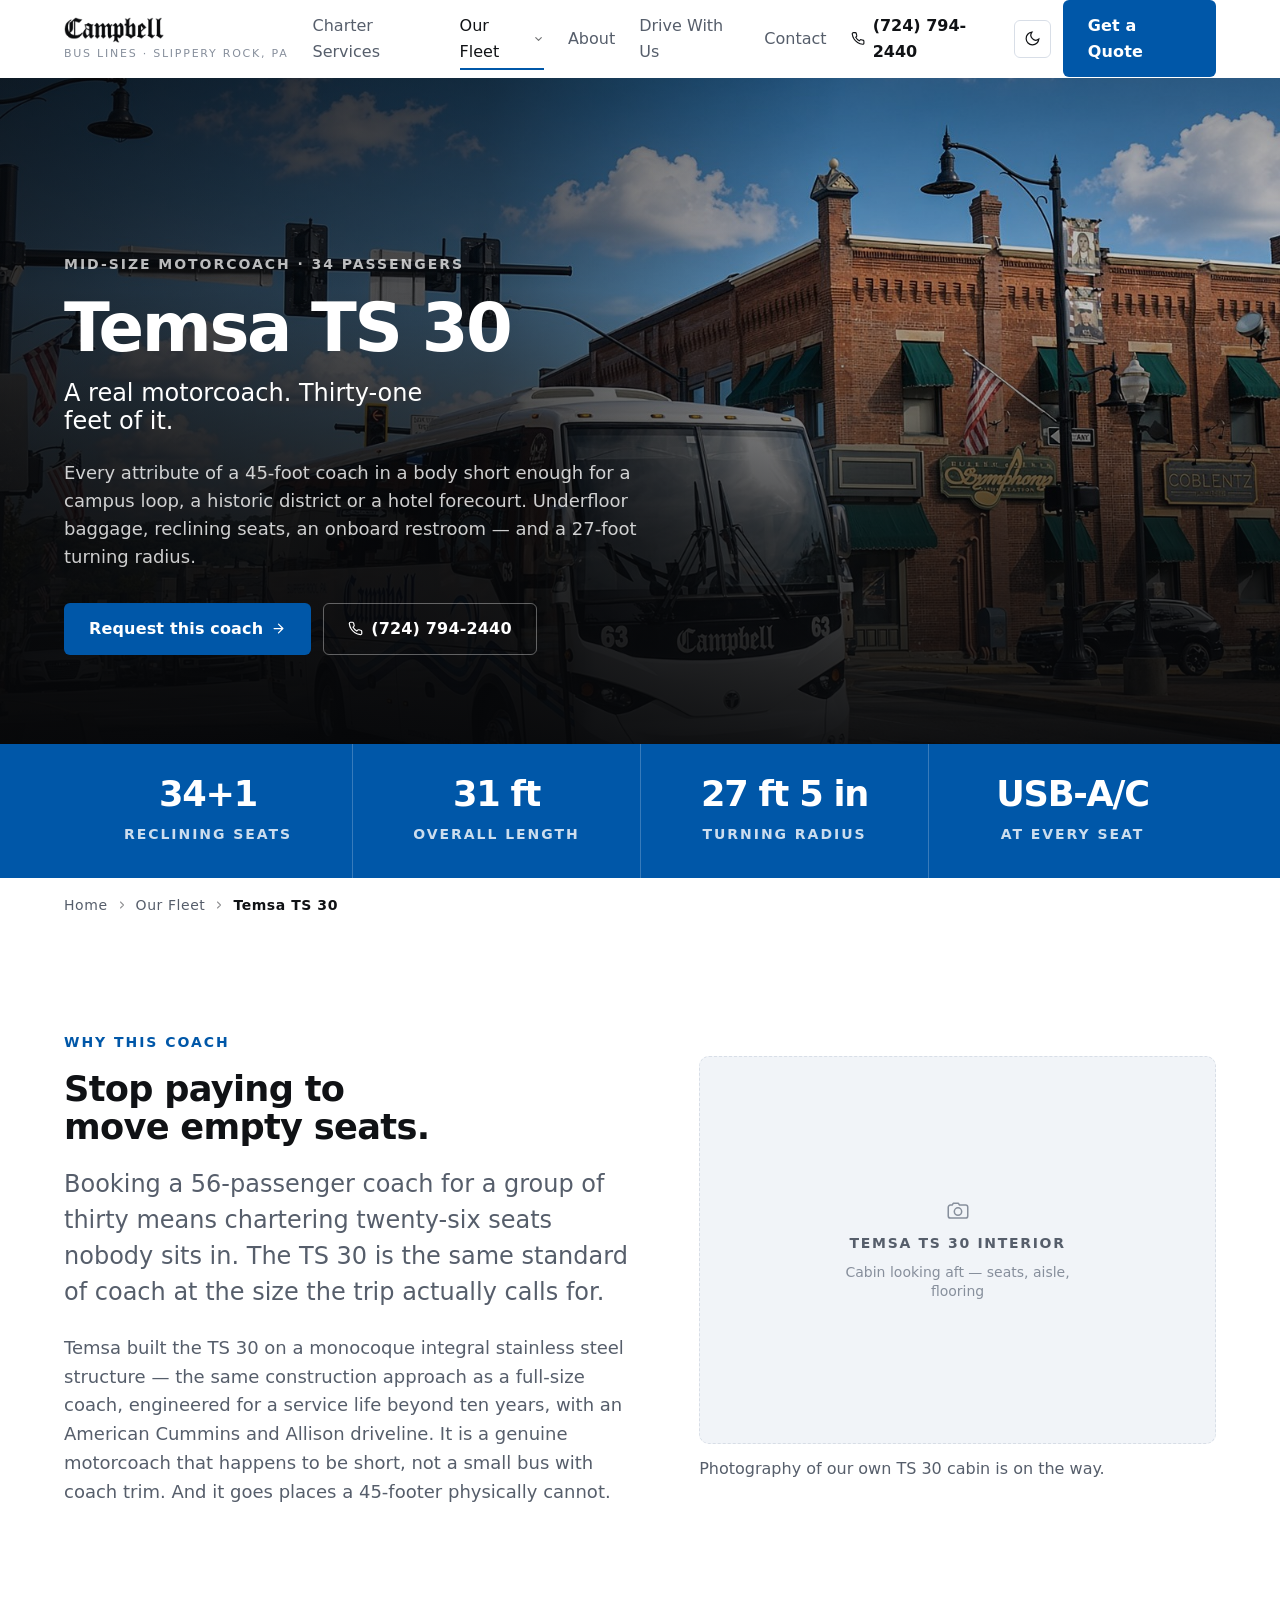
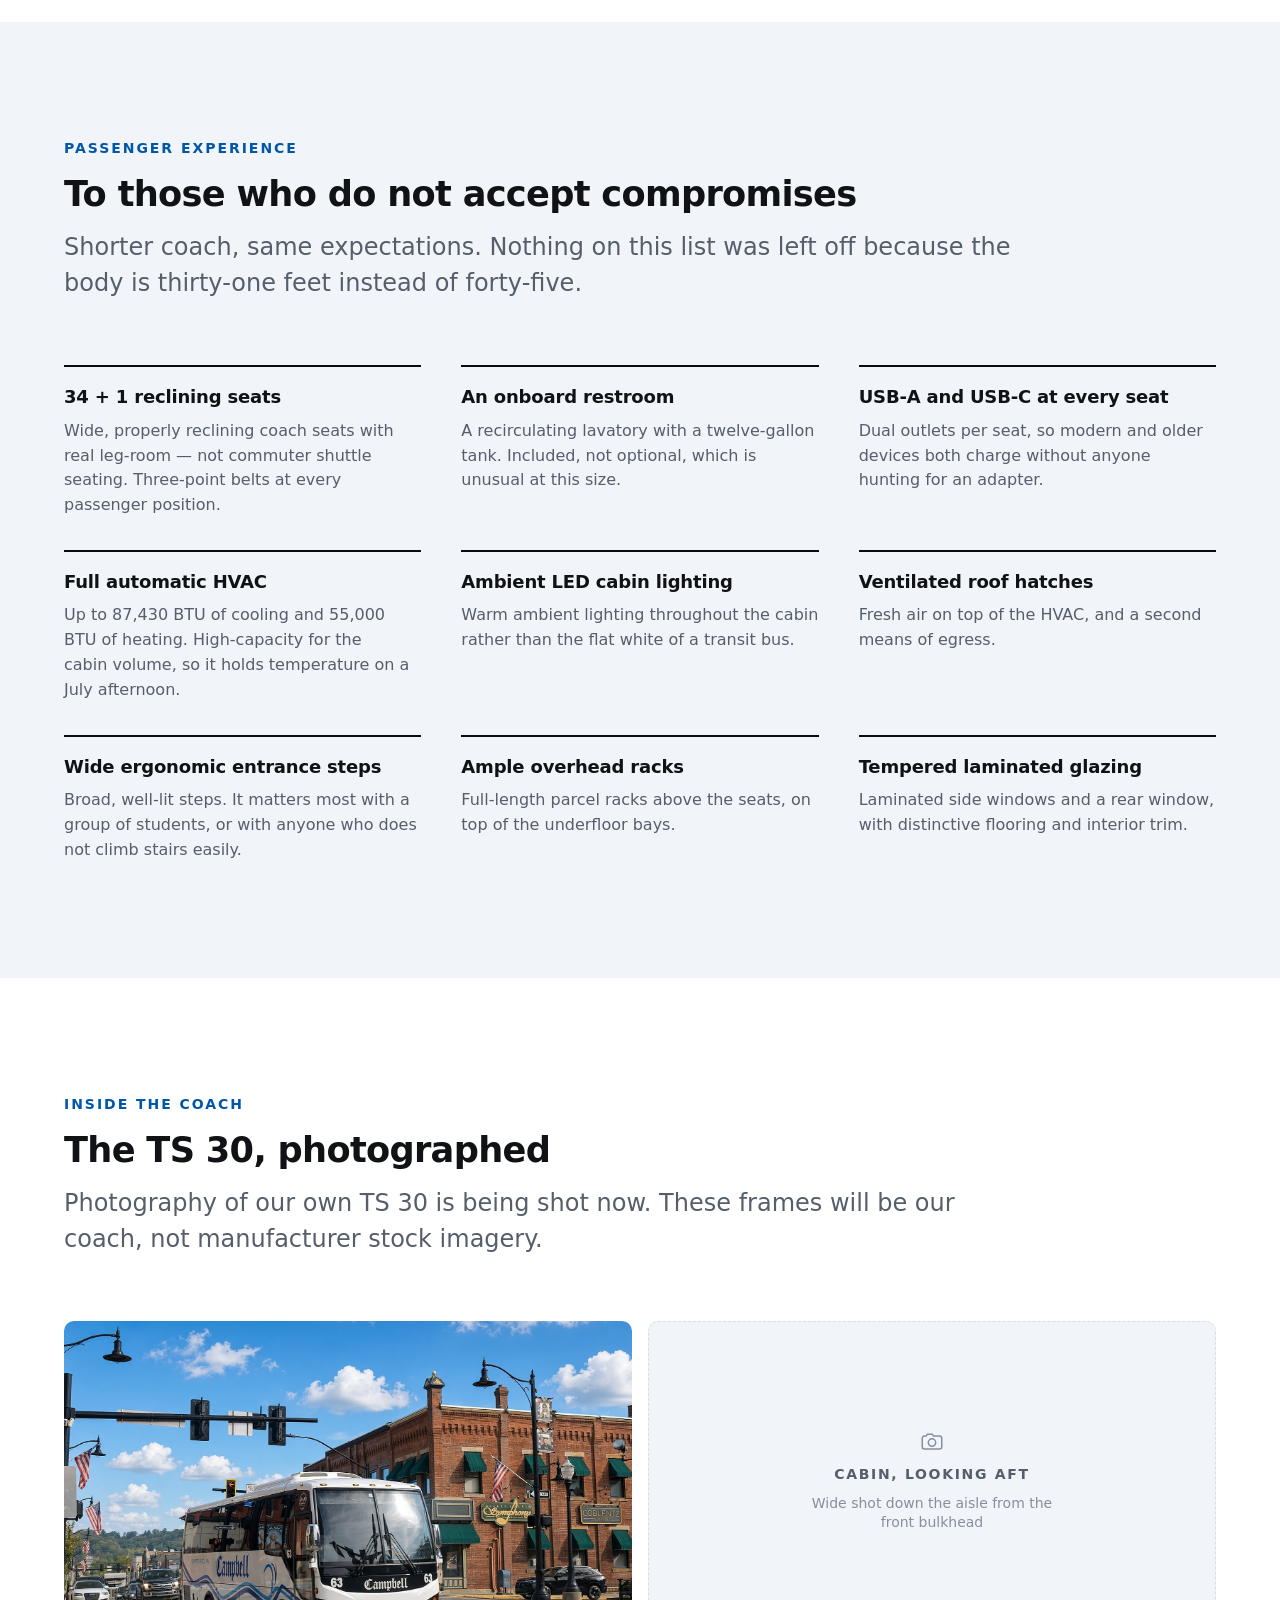
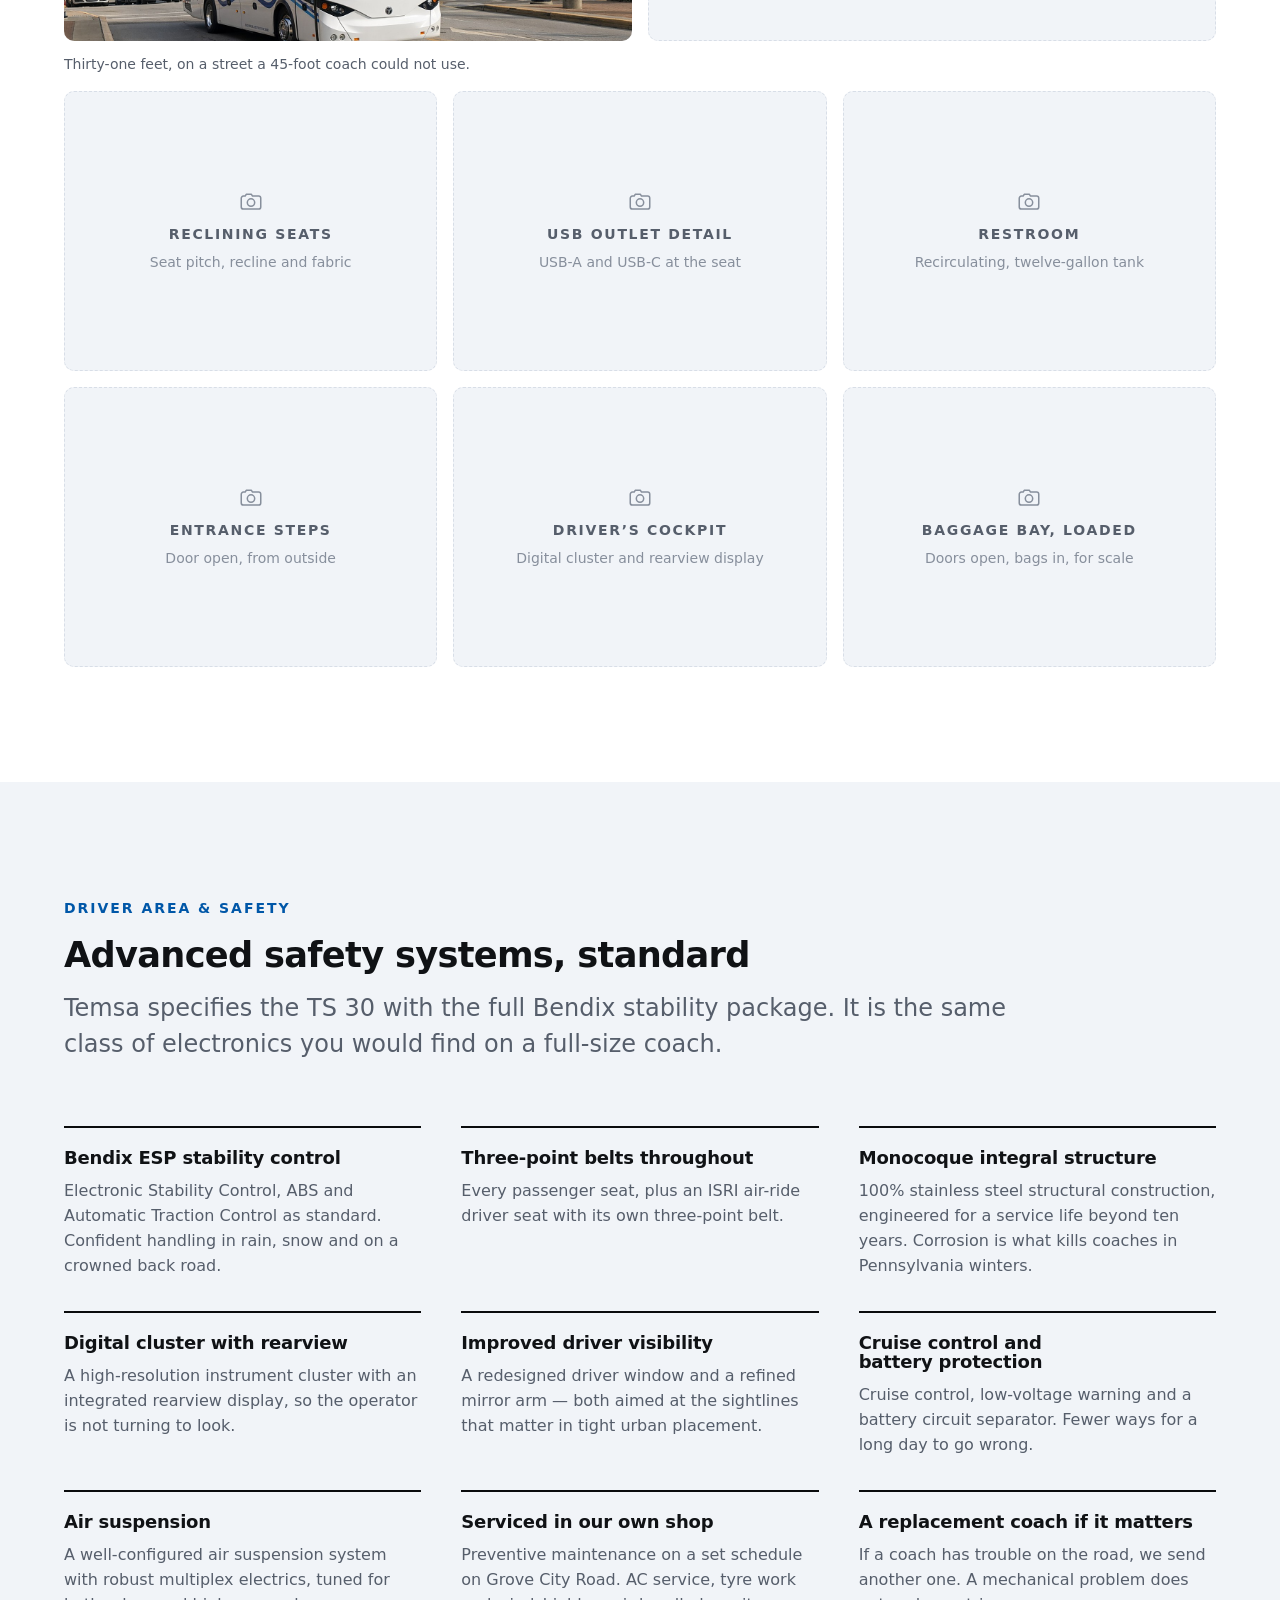
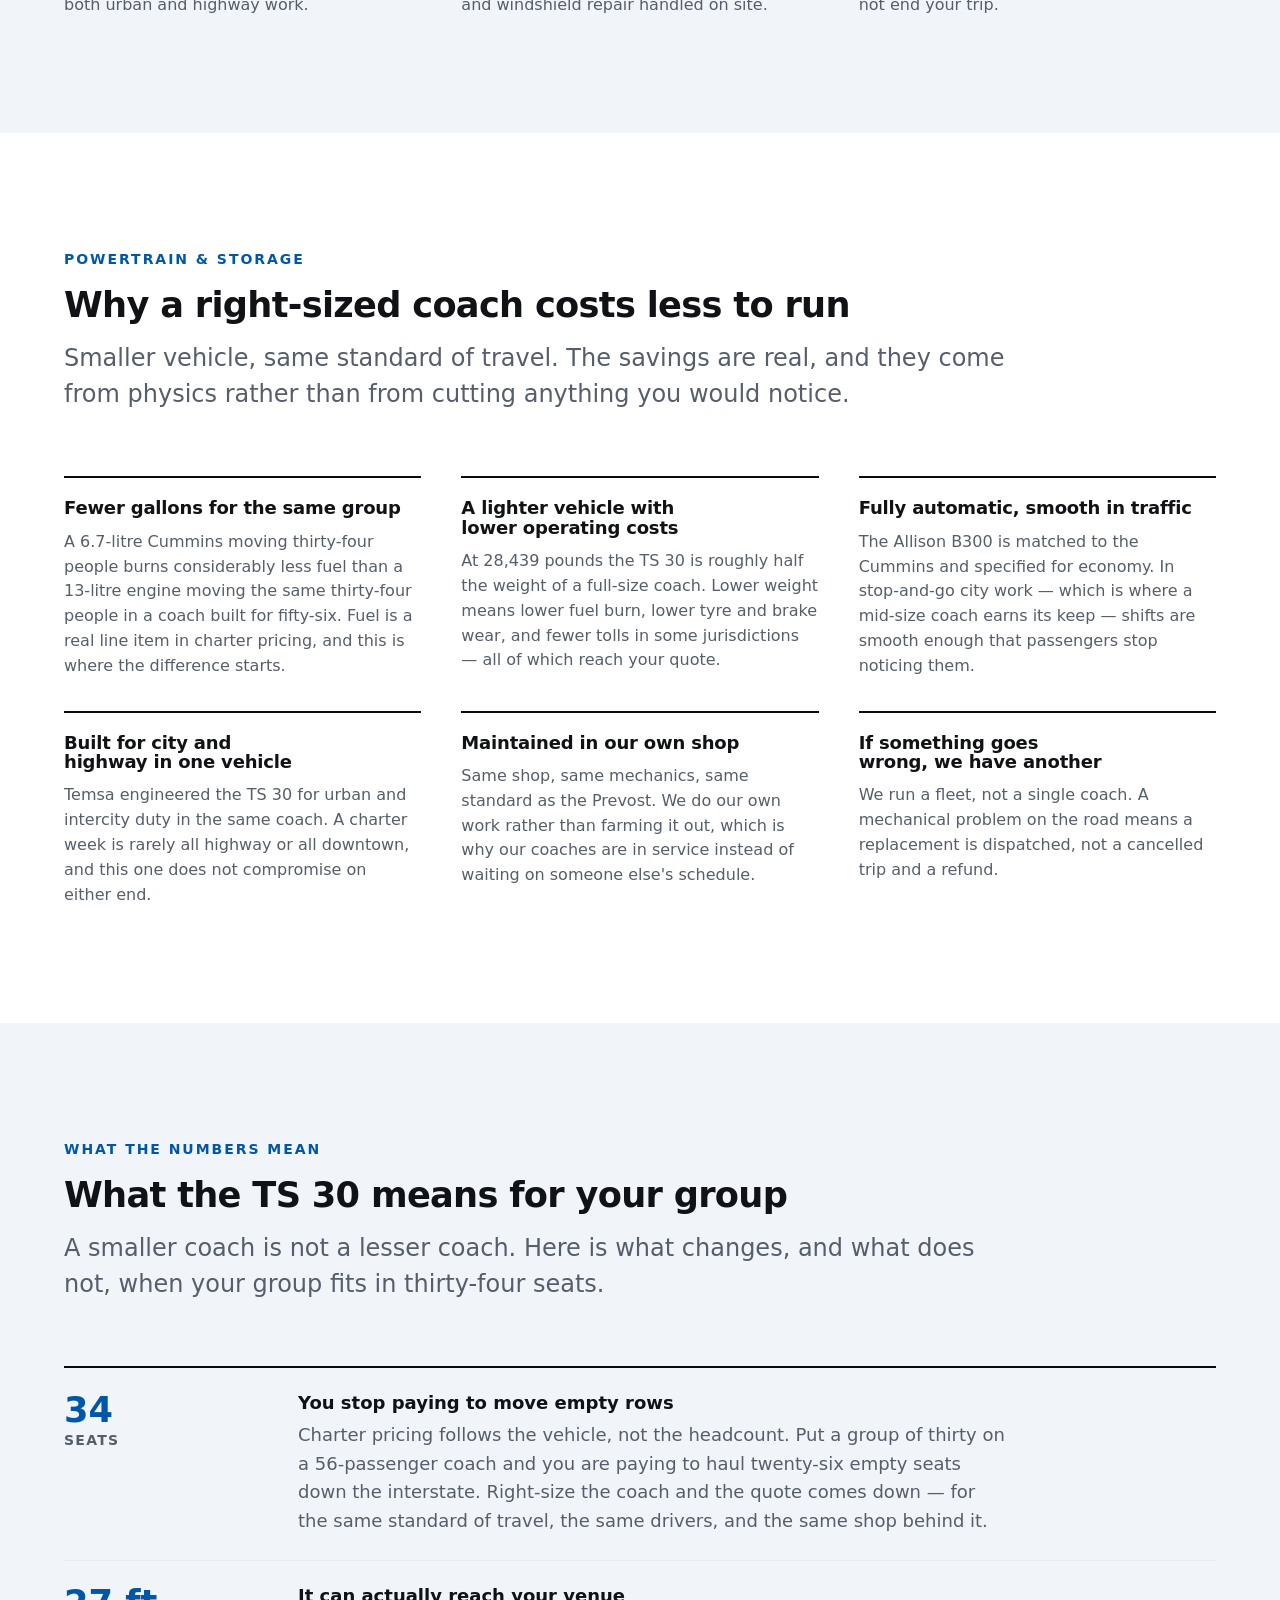
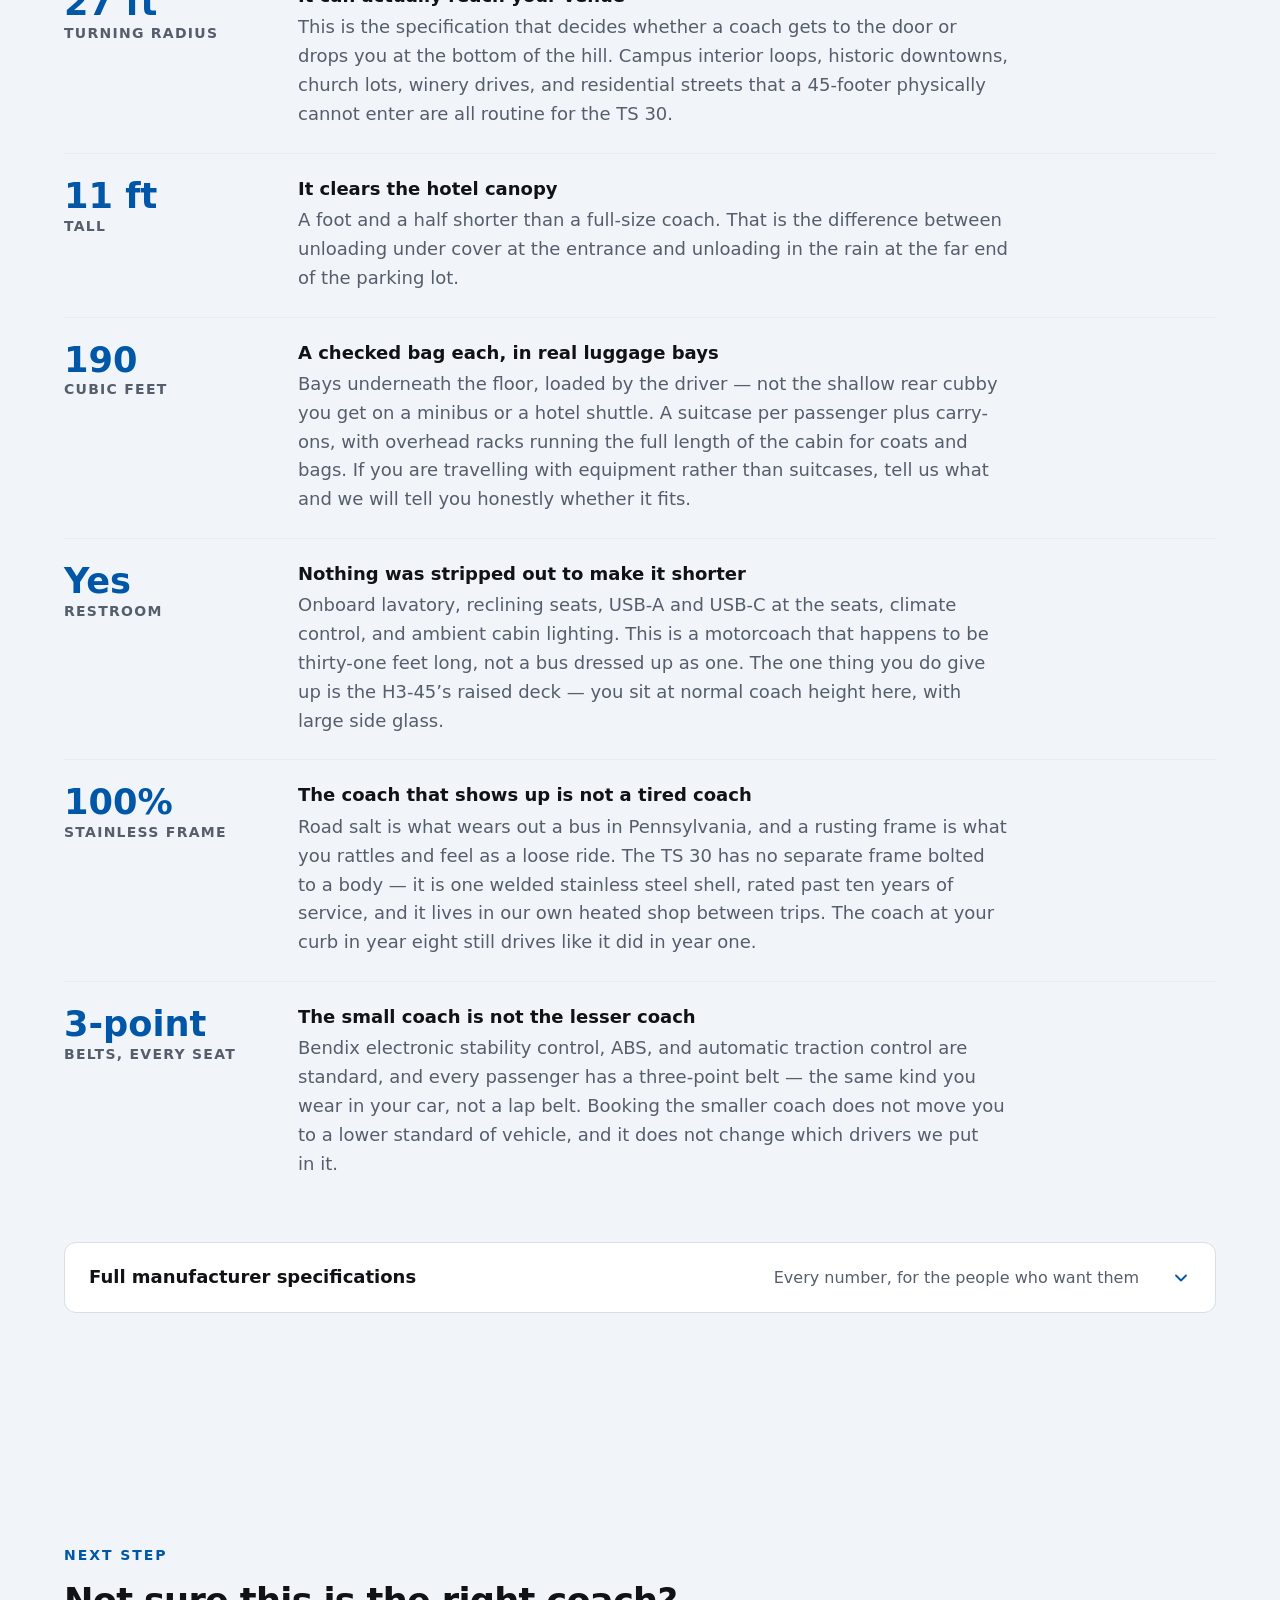
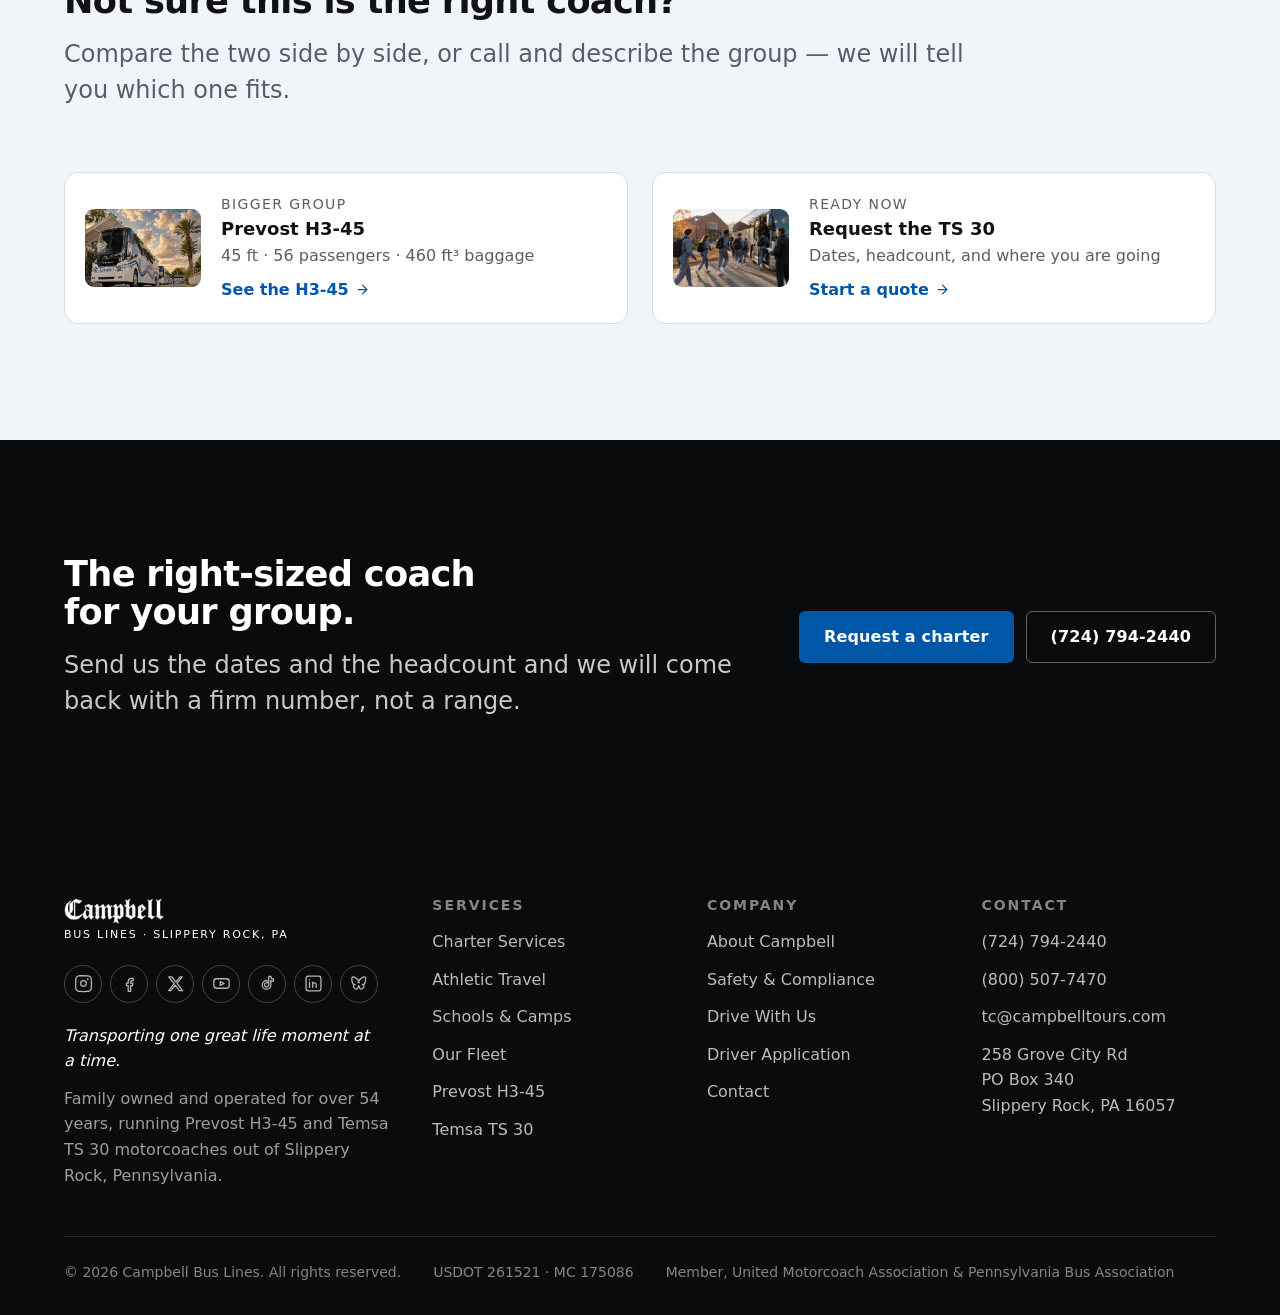
<file: site/coach-ts-30.html>
<!DOCTYPE html>
<html lang="en">
<head>
  <meta charset="utf-8">
  <meta name="viewport" content="width=device-width, initial-scale=1">
  <title>Temsa TS 30 Motorcoach — 34 Passengers | Campbell Bus Lines</title>
  <meta name="description" content="The Temsa TS 30 in the Campbell Bus Lines fleet: 34+1 reclining seats, 31 feet, onboard restroom, USB-A and USB-C at every seat, 27-foot turning radius. Charter one from Slippery Rock, PA.">
  <meta property="og:title" content="Temsa TS 30 Motorcoach — 34 Passengers | Campbell Bus Lines">
  <meta property="og:description" content="The Temsa TS 30 in the Campbell Bus Lines fleet: 34+1 reclining seats, 31 feet, onboard restroom, USB-A and USB-C at every seat, 27-foot turning radius. Charter one from Slippery Rock, PA.">
  <meta property="og:image" content="assets/hero-fleet-lineup.jpg">
  <meta property="og:type" content="website">
  <link rel="preconnect" href="https://api.fontshare.com" crossorigin>
  <link rel="stylesheet" href="https://api.fontshare.com/v2/css?f[]=cabinet-grotesk@700,800&f[]=satoshi@400,500,700&display=swap">
  <link rel="stylesheet" href="styles.css">
  <link rel="icon" href="favicon.svg" type="image/svg+xml">
  <script type="application/ld+json">
  {
    "@context": "https://schema.org",
    "@type": "LocalBusiness",
    "name": "Campbell Bus Lines",
    "description": "Family-owned charter bus and motorcoach company in Slippery Rock, PA, operating Prevost H3-45 and Temsa TS 30 motorcoaches.",
    "telephone": "+1-724-794-2440",
    "email": "tc@campbelltours.com",
    "url": "https://campbell-bus-lines.onrender.com",
    "address": {
      "@type": "PostalAddress",
      "streetAddress": "258 Grove City Rd",
      "addressLocality": "Slippery Rock",
      "addressRegion": "PA",
      "postalCode": "16057",
      "addressCountry": "US"
    },
    "areaServed": "United States and Canada"
  }
  </script>
</head>
<body>
  <header class="header">
    <div class="wrap header__inner">
      <a class="brand" href="index.html" aria-label="Campbell Bus Lines home">
        <span class="brand__text">
          <span class="brand__wordmark">
            <img class="brand__wm brand__wm--dark" src="assets/wordmark-dark.png" alt="Campbell" width="520" height="135">
            <img class="brand__wm brand__wm--light" src="assets/wordmark-light.png" alt="" width="520" height="135" aria-hidden="true">
          </span>
          <span class="brand__sub">Bus Lines &middot; Slippery Rock, PA</span>
        </span>
      </a>
      <nav class="nav" id="primary-nav" data-open="false" aria-label="Primary">
          <a href="charters.html">Charter Services</a>
          <div class="nav__group" data-nav-group>
            <a class="nav__group-link" href="fleet.html" aria-current="page">Our Fleet<svg class="nav__caret" width="12" height="12" viewBox="0 0 24 24" fill="none" stroke="currentColor" stroke-width="2.4" stroke-linecap="round" stroke-linejoin="round" aria-hidden="true"><path d="m6 9 6 6 6-6"/></svg></a>
            <div class="submenu">
              <a href="fleet.html"><span class="submenu__name">Fleet overview</span><span class="submenu__meta">Both coaches, side by side</span></a>
              <a href="coach-h3-45.html"><span class="submenu__name">Prevost H3-45</span><span class="submenu__meta">45 ft &middot; 56 passengers</span></a>
              <a href="coach-ts-30.html" aria-current="page"><span class="submenu__name">Temsa TS 30</span><span class="submenu__meta">31 ft &middot; 34 passengers</span></a>
            </div>
          </div>
          <a href="about.html">About</a>
          <a href="drivers.html">Drive With Us</a>
          <a href="contact.html">Contact</a>
          <a class="nav__quote" href="quote.html">Get a Quote</a>
      </nav>
      <div class="header__actions">
        <a class="header__phone" href="tel:+17247942440"><svg width="15" height="15" viewBox="0 0 24 24" fill="none" stroke="currentColor" stroke-width="1.9" stroke-linecap="round"><path d="M22 16.9v3a2 2 0 0 1-2.2 2 19.8 19.8 0 0 1-8.6-3.1 19.5 19.5 0 0 1-6-6A19.8 19.8 0 0 1 2.1 4.2 2 2 0 0 1 4.1 2h3a2 2 0 0 1 2 1.7c.1 1 .4 1.9.7 2.8a2 2 0 0 1-.4 2.1L8.1 9.9a16 16 0 0 0 6 6l1.3-1.3a2 2 0 0 1 2.1-.5c.9.4 1.8.6 2.8.7a2 2 0 0 1 1.7 2z"/></svg><span>(724) 794-2440</span></a>
        <button class="icon-btn" type="button" data-theme-toggle></button>
        <a class="btn btn--primary" href="quote.html">Get a Quote</a>
        <button class="icon-btn nav-toggle" type="button" data-nav-toggle aria-controls="primary-nav" aria-expanded="false" aria-label="Toggle navigation">
          <svg width="18" height="18" viewBox="0 0 24 24" fill="none" stroke="currentColor" stroke-width="2" stroke-linecap="round"><path d="M3 6h18M3 12h18M3 18h18"/></svg>
        </button>
      </div>
    </div>
  </header>
  <main>
    <section class="vhero">
      <div class="vhero__media">
        <img src="assets/coach-ts30.jpg" alt="A white Temsa TS 30 mid-size motorcoach in Campbell Bus Lines livery on a small-town main street" width="2400" height="1350" fetchpriority="high">
      </div>
      <div class="vhero__scrim"></div>
      <div class="wrap vhero__inner">
        <p class="eyebrow">Mid-size motorcoach &middot; 34 passengers</p>
        <h1>Temsa TS 30</h1>
        <p class="vhero__tagline">A real motorcoach. Thirty-one feet of it.</p>
        <p class="vhero__lede">Every attribute of a 45-foot coach in a body short enough for a campus loop, a historic district or a hotel forecourt. Underfloor baggage, reclining seats, an onboard restroom — and a 27-foot turning radius.</p>
        <div class="vhero__actions">
          <a class="btn btn--primary" href="quote.html">Request this coach <svg width="15" height="15" viewBox="0 0 24 24" fill="none" stroke="currentColor" stroke-width="2" stroke-linecap="round" stroke-linejoin="round"><path d="M5 12h13M12 5l7 7-7 7"/></svg></a>
          <a class="btn btn--on-dark" href="tel:+17247942440"><svg width="15" height="15" viewBox="0 0 24 24" fill="none" stroke="currentColor" stroke-width="1.9" stroke-linecap="round"><path d="M22 16.9v3a2 2 0 0 1-2.2 2 19.8 19.8 0 0 1-8.6-3.1 19.5 19.5 0 0 1-6-6A19.8 19.8 0 0 1 2.1 4.2 2 2 0 0 1 4.1 2h3a2 2 0 0 1 2 1.7c.1 1 .4 1.9.7 2.8a2 2 0 0 1-.4 2.1L8.1 9.9a16 16 0 0 0 6 6l1.3-1.3a2 2 0 0 1 2.1-.5c.9.4 1.8.6 2.8.7a2 2 0 0 1 1.7 2z"/></svg> (724) 794-2440</a>
        </div>
      </div>
    </section>

    <section class="vstats">
      <div class="wrap vstats__grid"><div class="vstats__cell"><div class="vstats__num">34+1</div><div class="vstats__label">Reclining seats</div></div><div class="vstats__cell"><div class="vstats__num">31 ft</div><div class="vstats__label">Overall length</div></div><div class="vstats__cell"><div class="vstats__num">27 ft 5 in</div><div class="vstats__label">Turning radius</div></div><div class="vstats__cell"><div class="vstats__num">USB-A/C</div><div class="vstats__label">At every seat</div></div></div>
    </section>

    <div class="wrap">
      <nav class="crumbs" aria-label="Breadcrumb">
        <a href="index.html">Home</a><svg width="12" height="12" viewBox="0 0 24 24" fill="none" stroke="currentColor" stroke-width="2.2" stroke-linecap="round" stroke-linejoin="round" aria-hidden="true"><path d="m9 18 6-6-6-6"/></svg><a href="fleet.html">Our Fleet</a><svg width="12" height="12" viewBox="0 0 24 24" fill="none" stroke="currentColor" stroke-width="2.2" stroke-linecap="round" stroke-linejoin="round" aria-hidden="true"><path d="m9 18 6-6-6-6"/></svg><span aria-current="page">Temsa TS 30</span>
      </nav>
    </div>

    <section class="section">
      <div class="wrap">
        <div class="split">
          <div class="reveal">
            <p class="eyebrow">Why this coach</p>
            <h2 style="font-size:var(--text-xl);margin-bottom:var(--space-5)">Stop paying to move empty seats.</h2>
            <p class="lede" style="margin-bottom:var(--space-6)">Booking a 56-passenger coach for a group of thirty means chartering twenty-six seats nobody sits in. The TS 30 is the same standard of coach at the size the trip actually calls for.</p>
            <p style="color:var(--color-text-muted);max-width:60ch">Temsa built the TS 30 on a monocoque integral stainless steel structure — the same construction approach as a full-size coach, engineered for a service life beyond ten years, with an American Cummins and Allison driveline. It is a genuine motorcoach that happens to be short, not a small bus with coach trim. And it goes places a 45-footer physically cannot.</p>
          </div>
          <div class="split__media reveal">
            <div class="slot-wrap"><div class="slot"><svg width="26" height="26" viewBox="0 0 24 24" fill="none" stroke="currentColor" stroke-width="1.4" stroke-linecap="round" stroke-linejoin="round" aria-hidden="true"><path d="M3 8.5A2 2 0 0 1 5 6.5h1.6l1-1.6h4.8l1 1.6H19a2 2 0 0 1 2 2v8a2 2 0 0 1-2 2H5a2 2 0 0 1-2-2z"/><circle cx="12" cy="12.5" r="3.4"/></svg><span class="slot__label">Temsa TS 30 interior</span><span class="slot__note">Cabin looking aft — seats, aisle, flooring</span></div></div><p class="caption">Photography of our own TS 30 cabin is on the way.</p>
          </div>
        </div>
      </div>
    </section>

    <section class="section" style="background:var(--color-surface-2)">
      <div class="wrap">
        <div class="section-head reveal">
          <p class="eyebrow">Passenger experience</p>
          <h2>To those who do not accept compromises</h2>
          <p class="lede">Shorter coach, same expectations. Nothing on this list was left off because the body is thirty-one feet instead of forty-five.</p>
        </div>
        <div class="feat"><div class="feat__item reveal"><h3>34 + 1 reclining seats</h3><p>Wide, properly reclining coach seats with real leg-room — not commuter shuttle seating. Three-point belts at every passenger position.</p></div><div class="feat__item reveal"><h3>An onboard restroom</h3><p>A recirculating lavatory with a twelve-gallon tank. Included, not optional, which is unusual at this size.</p></div><div class="feat__item reveal"><h3>USB-A and USB-C at every seat</h3><p>Dual outlets per seat, so modern and older devices both charge without anyone hunting for an adapter.</p></div><div class="feat__item reveal"><h3>Full automatic HVAC</h3><p>Up to 87,430 BTU of cooling and 55,000 BTU of heating. High-capacity for the cabin volume, so it holds temperature on a July afternoon.</p></div><div class="feat__item reveal"><h3>Ambient LED cabin lighting</h3><p>Warm ambient lighting throughout the cabin rather than the flat white of a transit bus.</p></div><div class="feat__item reveal"><h3>Ventilated roof hatches</h3><p>Fresh air on top of the HVAC, and a second means of egress.</p></div><div class="feat__item reveal"><h3>Wide ergonomic entrance steps</h3><p>Broad, well-lit steps. It matters most with a group of students, or with anyone who does not climb stairs easily.</p></div><div class="feat__item reveal"><h3>Ample overhead racks</h3><p>Full-length parcel racks above the seats, on top of the underfloor bays.</p></div><div class="feat__item reveal"><h3>Tempered laminated glazing</h3><p>Laminated side windows and a rear window, with distinctive flooring and interior trim.</p></div></div>
      </div>
    </section>

    <section class="section">
      <div class="wrap">
        <div class="section-head reveal">
          <p class="eyebrow">Inside the coach</p>
          <h2>The TS 30, photographed</h2>
          <p class="lede">Photography of our own TS 30 is being shot now. These frames will be our coach, not manufacturer stock imagery.</p>
        </div>
        <div class="gallery reveal">
          <figure class="gallery__fig gallery--wide"><img src="assets/coach-ts30.jpg" alt="Campbell Bus Lines coach 63, a Temsa TS 30, on a small-town main street" width="1600" height="1200" loading="lazy"><figcaption>Thirty-one feet, on a street a 45-foot coach could not use.</figcaption></figure>
          <div class="slot-wrap gallery--wide"><div class="slot"><svg width="26" height="26" viewBox="0 0 24 24" fill="none" stroke="currentColor" stroke-width="1.4" stroke-linecap="round" stroke-linejoin="round" aria-hidden="true"><path d="M3 8.5A2 2 0 0 1 5 6.5h1.6l1-1.6h4.8l1 1.6H19a2 2 0 0 1 2 2v8a2 2 0 0 1-2 2H5a2 2 0 0 1-2-2z"/><circle cx="12" cy="12.5" r="3.4"/></svg><span class="slot__label">Cabin, looking aft</span><span class="slot__note">Wide shot down the aisle from the front bulkhead</span></div></div>
          <div class="slot-wrap"><div class="slot"><svg width="26" height="26" viewBox="0 0 24 24" fill="none" stroke="currentColor" stroke-width="1.4" stroke-linecap="round" stroke-linejoin="round" aria-hidden="true"><path d="M3 8.5A2 2 0 0 1 5 6.5h1.6l1-1.6h4.8l1 1.6H19a2 2 0 0 1 2 2v8a2 2 0 0 1-2 2H5a2 2 0 0 1-2-2z"/><circle cx="12" cy="12.5" r="3.4"/></svg><span class="slot__label">Reclining seats</span><span class="slot__note">Seat pitch, recline and fabric</span></div></div>
          <div class="slot-wrap"><div class="slot"><svg width="26" height="26" viewBox="0 0 24 24" fill="none" stroke="currentColor" stroke-width="1.4" stroke-linecap="round" stroke-linejoin="round" aria-hidden="true"><path d="M3 8.5A2 2 0 0 1 5 6.5h1.6l1-1.6h4.8l1 1.6H19a2 2 0 0 1 2 2v8a2 2 0 0 1-2 2H5a2 2 0 0 1-2-2z"/><circle cx="12" cy="12.5" r="3.4"/></svg><span class="slot__label">USB outlet detail</span><span class="slot__note">USB-A and USB-C at the seat</span></div></div>
          <div class="slot-wrap"><div class="slot"><svg width="26" height="26" viewBox="0 0 24 24" fill="none" stroke="currentColor" stroke-width="1.4" stroke-linecap="round" stroke-linejoin="round" aria-hidden="true"><path d="M3 8.5A2 2 0 0 1 5 6.5h1.6l1-1.6h4.8l1 1.6H19a2 2 0 0 1 2 2v8a2 2 0 0 1-2 2H5a2 2 0 0 1-2-2z"/><circle cx="12" cy="12.5" r="3.4"/></svg><span class="slot__label">Restroom</span><span class="slot__note">Recirculating, twelve-gallon tank</span></div></div>
          <div class="slot-wrap"><div class="slot"><svg width="26" height="26" viewBox="0 0 24 24" fill="none" stroke="currentColor" stroke-width="1.4" stroke-linecap="round" stroke-linejoin="round" aria-hidden="true"><path d="M3 8.5A2 2 0 0 1 5 6.5h1.6l1-1.6h4.8l1 1.6H19a2 2 0 0 1 2 2v8a2 2 0 0 1-2 2H5a2 2 0 0 1-2-2z"/><circle cx="12" cy="12.5" r="3.4"/></svg><span class="slot__label">Entrance steps</span><span class="slot__note">Door open, from outside</span></div></div>
          <div class="slot-wrap"><div class="slot"><svg width="26" height="26" viewBox="0 0 24 24" fill="none" stroke="currentColor" stroke-width="1.4" stroke-linecap="round" stroke-linejoin="round" aria-hidden="true"><path d="M3 8.5A2 2 0 0 1 5 6.5h1.6l1-1.6h4.8l1 1.6H19a2 2 0 0 1 2 2v8a2 2 0 0 1-2 2H5a2 2 0 0 1-2-2z"/><circle cx="12" cy="12.5" r="3.4"/></svg><span class="slot__label">Driver&rsquo;s cockpit</span><span class="slot__note">Digital cluster and rearview display</span></div></div>
          <div class="slot-wrap"><div class="slot"><svg width="26" height="26" viewBox="0 0 24 24" fill="none" stroke="currentColor" stroke-width="1.4" stroke-linecap="round" stroke-linejoin="round" aria-hidden="true"><path d="M3 8.5A2 2 0 0 1 5 6.5h1.6l1-1.6h4.8l1 1.6H19a2 2 0 0 1 2 2v8a2 2 0 0 1-2 2H5a2 2 0 0 1-2-2z"/><circle cx="12" cy="12.5" r="3.4"/></svg><span class="slot__label">Baggage bay, loaded</span><span class="slot__note">Doors open, bags in, for scale</span></div></div>
        </div>
      </div>
    </section>

    <section class="section" style="background:var(--color-surface-2)">
      <div class="wrap">
        <div class="section-head reveal">
          <p class="eyebrow">Driver area &amp; safety</p>
          <h2>Advanced safety systems, standard</h2>
          <p class="lede">Temsa specifies the TS 30 with the full Bendix stability package. It is the same class of electronics you would find on a full-size coach.</p>
        </div>
        <div class="feat"><div class="feat__item reveal"><h3>Bendix ESP stability control</h3><p>Electronic Stability Control, ABS and Automatic Traction Control as standard. Confident handling in rain, snow and on a crowned back road.</p></div><div class="feat__item reveal"><h3>Three-point belts throughout</h3><p>Every passenger seat, plus an ISRI air-ride driver seat with its own three-point belt.</p></div><div class="feat__item reveal"><h3>Monocoque integral structure</h3><p>100% stainless steel structural construction, engineered for a service life beyond ten years. Corrosion is what kills coaches in Pennsylvania winters.</p></div><div class="feat__item reveal"><h3>Digital cluster with rearview</h3><p>A high-resolution instrument cluster with an integrated rearview display, so the operator is not turning to look.</p></div><div class="feat__item reveal"><h3>Improved driver visibility</h3><p>A redesigned driver window and a refined mirror arm — both aimed at the sightlines that matter in tight urban placement.</p></div><div class="feat__item reveal"><h3>Cruise control and battery protection</h3><p>Cruise control, low-voltage warning and a battery circuit separator. Fewer ways for a long day to go wrong.</p></div><div class="feat__item reveal"><h3>Air suspension</h3><p>A well-configured air suspension system with robust multiplex electrics, tuned for both urban and highway work.</p></div><div class="feat__item reveal"><h3>Serviced in our own shop</h3><p>Preventive maintenance on a set schedule on Grove City Road. AC service, tyre work and windshield repair handled on site.</p></div><div class="feat__item reveal"><h3>A replacement coach if it matters</h3><p>If a coach has trouble on the road, we send another one. A mechanical problem does not end your trip.</p></div></div>
      </div>
    </section>

    <section class="section">
      <div class="wrap">
        <div class="section-head reveal">
          <p class="eyebrow">Powertrain &amp; storage</p>
          <h2>Why a right-sized coach costs less to run</h2>
          <p class="lede">Smaller vehicle, same standard of travel. The savings are real, and they come from physics rather than from cutting anything you would notice.</p>
        </div>
        <div class="feat"><div class="feat__item reveal"><h3>Fewer gallons for the same group</h3><p>A 6.7-litre Cummins moving thirty-four people burns considerably less fuel than a 13-litre engine moving the same thirty-four people in a coach built for fifty-six. Fuel is a real line item in charter pricing, and this is where the difference starts.</p></div><div class="feat__item reveal"><h3>A lighter vehicle with lower operating costs</h3><p>At 28,439 pounds the TS 30 is roughly half the weight of a full-size coach. Lower weight means lower fuel burn, lower tyre and brake wear, and fewer tolls in some jurisdictions — all of which reach your quote.</p></div><div class="feat__item reveal"><h3>Fully automatic, smooth in traffic</h3><p>The Allison B300 is matched to the Cummins and specified for economy. In stop-and-go city work — which is where a mid-size coach earns its keep — shifts are smooth enough that passengers stop noticing them.</p></div><div class="feat__item reveal"><h3>Built for city and highway in one vehicle</h3><p>Temsa engineered the TS 30 for urban and intercity duty in the same coach. A charter week is rarely all highway or all downtown, and this one does not compromise on either end.</p></div><div class="feat__item reveal"><h3>Maintained in our own shop</h3><p>Same shop, same mechanics, same standard as the Prevost. We do our own work rather than farming it out, which is why our coaches are in service instead of waiting on someone else's schedule.</p></div><div class="feat__item reveal"><h3>If something goes wrong, we have another</h3><p>We run a fleet, not a single coach. A mechanical problem on the road means a replacement is dispatched, not a cancelled trip and a refund.</p></div></div>
      </div>
    </section>

    <section class="section" style="background:var(--color-surface-2)">
      <div class="wrap">
        <div class="section-head reveal">
          <p class="eyebrow">What the numbers mean</p>
          <h2>What the TS 30 means for your group</h2>
          <p class="lede">A smaller coach is not a lesser coach. Here is what changes, and what does not, when your group fits in thirty-four seats.</p>
        </div>
        <div class="plain reveal"><div class="plain__row">
            <div class="plain__num">34<span class="plain__unit">seats</span></div>
            <div>
              <p class="plain__head">You stop paying to move empty rows</p>
              <p class="plain__body">Charter pricing follows the vehicle, not the headcount. Put a group of thirty on a 56-passenger coach and you are paying to haul twenty-six empty seats down the interstate. Right-size the coach and the quote comes down &mdash; for the same standard of travel, the same drivers, and the same shop behind it.</p>
            </div>
          </div><div class="plain__row">
            <div class="plain__num">27 ft<span class="plain__unit">turning radius</span></div>
            <div>
              <p class="plain__head">It can actually reach your venue</p>
              <p class="plain__body">This is the specification that decides whether a coach gets to the door or drops you at the bottom of the hill. Campus interior loops, historic downtowns, church lots, winery drives, and residential streets that a 45-footer physically cannot enter are all routine for the TS 30.</p>
            </div>
          </div><div class="plain__row">
            <div class="plain__num">11 ft<span class="plain__unit">tall</span></div>
            <div>
              <p class="plain__head">It clears the hotel canopy</p>
              <p class="plain__body">A foot and a half shorter than a full-size coach. That is the difference between unloading under cover at the entrance and unloading in the rain at the far end of the parking lot.</p>
            </div>
          </div><div class="plain__row">
            <div class="plain__num">190<span class="plain__unit">cubic feet</span></div>
            <div>
              <p class="plain__head">A checked bag each, in real luggage bays</p>
              <p class="plain__body">Bays underneath the floor, loaded by the driver &mdash; not the shallow rear cubby you get on a minibus or a hotel shuttle. A suitcase per passenger plus carry-ons, with overhead racks running the full length of the cabin for coats and bags. If you are travelling with equipment rather than suitcases, tell us what and we will tell you honestly whether it fits.</p>
            </div>
          </div><div class="plain__row">
            <div class="plain__num">Yes<span class="plain__unit">restroom</span></div>
            <div>
              <p class="plain__head">Nothing was stripped out to make it shorter</p>
              <p class="plain__body">Onboard lavatory, reclining seats, USB-A and USB-C at the seats, climate control, and ambient cabin lighting. This is a motorcoach that happens to be thirty-one feet long, not a bus dressed up as one. The one thing you do give up is the H3-45&rsquo;s raised deck &mdash; you sit at normal coach height here, with large side glass.</p>
            </div>
          </div><div class="plain__row">
            <div class="plain__num">100%<span class="plain__unit">stainless frame</span></div>
            <div>
              <p class="plain__head">The coach that shows up is not a tired coach</p>
              <p class="plain__body">Road salt is what wears out a bus in Pennsylvania, and a rusting frame is what you rattles and feel as a loose ride. The TS 30 has no separate frame bolted to a body &mdash; it is one welded stainless steel shell, rated past ten years of service, and it lives in our own heated shop between trips. The coach at your curb in year eight still drives like it did in year one.</p>
            </div>
          </div><div class="plain__row">
            <div class="plain__num">3-point<span class="plain__unit">belts, every seat</span></div>
            <div>
              <p class="plain__head">The small coach is not the lesser coach</p>
              <p class="plain__body">Bendix electronic stability control, ABS, and automatic traction control are standard, and every passenger has a three-point belt &mdash; the same kind you wear in your car, not a lap belt. Booking the smaller coach does not move you to a lower standard of vehicle, and it does not change which drivers we put in it.</p>
            </div>
          </div></div>
        <details class="specsheet reveal">
          <summary><span>Full manufacturer specifications</span><span class="specsheet__hint">Every number, for the people who want them</span><svg class="specsheet__chev" width="20" height="20" viewBox="0 0 24 24" fill="none" stroke="currentColor" stroke-width="2.2" stroke-linecap="round" stroke-linejoin="round" aria-hidden="true"><path d="m6 9 6 6 6-6"/></svg></summary>
          <div class="specsheet__inner">
            <div class="spec-cols">
              <div>
                <table class="spec-table"><caption>Dimensions &amp; capacity</caption><tbody><tr><th scope="row">Overall length</th><td>31 ft 1 in</td></tr><tr><th scope="row">Overall width</th><td>96.5 in</td></tr><tr><th scope="row">Overall height</th><td>11 ft</td></tr><tr><th scope="row">Interior height</th><td>75.2 in</td></tr><tr><th scope="row">Wheelbase</th><td>185 in</td></tr><tr><th scope="row">Seating</th><td>34 + 1 reclining</td></tr><tr><th scope="row">GVWR</th><td>28,439 lb</td></tr><tr><th scope="row">Turning radius</th><td>27 ft 5 in</td></tr></tbody></table>
                <div style="height:var(--space-10)"></div>
                <table class="spec-table"><caption>Baggage &amp; storage</caption><tbody><tr><th scope="row">Underfloor baggage</th><td>190 ft&sup3;</td></tr><tr><th scope="row">Versus previous model</th><td>35% expanded</td></tr><tr><th scope="row">Overhead parcel racks</th><td>Full cabin length</td></tr><tr><th scope="row">Lavatory tank</th><td>12 gal, recirculating</td></tr><tr><th scope="row">Roof hatches</th><td>Ventilated</td></tr></tbody></table>
              </div>
              <div>
                <table class="spec-table"><caption>Powertrain &amp; chassis</caption><tbody><tr><th scope="row">Engine</th><td>Cummins B6.7 diesel, EPA 24</td></tr><tr><th scope="row">Output</th><td>250 hp @ 2,400 rpm</td></tr><tr><th scope="row">Torque</th><td>660 lb-ft @ 1,600 rpm</td></tr><tr><th scope="row">Transmission</th><td>Allison B300</td></tr><tr><th scope="row">Fuel capacity</th><td>80 US gal</td></tr><tr><th scope="row">Tyres</th><td>Continental 265/70R 19.5</td></tr><tr><th scope="row">Wheels</th><td>19.5 in Alcoa</td></tr><tr><th scope="row">Structure</th><td>Monocoque integral stainless steel</td></tr></tbody></table>
                <div style="height:var(--space-10)"></div>
                <table class="spec-table"><caption>Comfort &amp; safety</caption><tbody><tr><th scope="row">Seating</th><td>34 + 1 reclining</td></tr><tr><th scope="row">Seat belts</th><td>Three-point, every seat</td></tr><tr><th scope="row">Driver seat</th><td>ISRI air ride, three-point belt</td></tr><tr><th scope="row">Restroom</th><td>Recirculating, included</td></tr><tr><th scope="row">Cooling</th><td>87,430 BTU maximum</td></tr><tr><th scope="row">Heating</th><td>55,000 BTU maximum</td></tr><tr><th scope="row">Power</th><td>Dual USB-A and USB-C per seat</td></tr><tr><th scope="row">Stability</th><td>Bendix ESP with ESC, ABS, ATC</td></tr></tbody></table>
              </div>
            </div>
            <p style="margin-top:var(--space-8);font-size:var(--text-sm);color:var(--color-text-muted);max-width:72ch">Figures are manufacturer specifications for the current model year, published by <a href="https://www.temsa.com/us/en/city/ts-30" target="_blank" rel="noopener noreferrer" style="color:var(--color-accent)">Temsa</a>. Individual coaches in our fleet may differ in seating and optional equipment — confirm with dispatch when a detail matters to your group.</p>
          </div>
        </details>
      </div>
    </section>

<section class="section" style="background:var(--color-surface-2)">
      <div class="wrap">
        <div class="section-head reveal">
          <p class="eyebrow">Next step</p>
          <h2>Not sure this is the right coach?</h2>
          <p class="lede">Compare the two side by side, or call and describe the group — we will tell you which one fits.</p>
        </div>
        <div class="nextup reveal"><a class="nextup__card" href="coach-h3-45.html">
            <img src="assets/coach-h345.jpg" alt="" width="232" height="156" loading="lazy">
            <div>
              <p class="nextup__eyebrow">Bigger group</p>
              <p class="nextup__name">Prevost H3-45</p>
              <p class="nextup__meta">45 ft &middot; 56 passengers &middot; 460 ft&sup3; baggage</p>
              <span class="nextup__go">See the H3-45 <svg width="15" height="15" viewBox="0 0 24 24" fill="none" stroke="currentColor" stroke-width="2" stroke-linecap="round" stroke-linejoin="round"><path d="M5 12h13M12 5l7 7-7 7"/></svg></span>
            </div>
          </a><a class="nextup__card" href="quote.html">
            <img src="assets/groups.jpg" alt="" width="232" height="156" loading="lazy">
            <div>
              <p class="nextup__eyebrow">Ready now</p>
              <p class="nextup__name">Request the TS 30</p>
              <p class="nextup__meta">Dates, headcount, and where you are going</p>
              <span class="nextup__go">Start a quote <svg width="15" height="15" viewBox="0 0 24 24" fill="none" stroke="currentColor" stroke-width="2" stroke-linecap="round" stroke-linejoin="round"><path d="M5 12h13M12 5l7 7-7 7"/></svg></span>
            </div>
          </a></div>
      </div>
    </section>
    <section class="section band" style="background:var(--color-ink)">
      <div class="wrap band__inner">
        <div>
          <h2 style="margin-bottom:var(--space-4)">The right-sized coach for your group.</h2>
          <p class="lede">Send us the dates and the headcount and we will come back with a firm number, not a range.</p>
        </div>
        <div style="display:flex;flex-wrap:wrap;gap:var(--space-3)">
          <a class="btn btn--primary" href="quote.html">Request a charter</a>
          <a class="btn btn--on-dark" href="tel:+17247942440">(724) 794-2440</a>
        </div>
      </div>
    </section>

<script type="application/ld+json">
{
  "@context": "https://schema.org",
  "@graph": [
    {
      "@type": "BreadcrumbList",
      "itemListElement": [
        {
          "@type": "ListItem",
          "position": 1,
          "name": "Home",
          "item": "https://campbell-bus-lines.onrender.com/index.html"
        },
        {
          "@type": "ListItem",
          "position": 2,
          "name": "Our Fleet",
          "item": "https://campbell-bus-lines.onrender.com/fleet.html"
        },
        {
          "@type": "ListItem",
          "position": 3,
          "name": "Temsa TS 30"
        }
      ]
    },
    {
      "@type": "Product",
      "name": "Temsa TS 30",
      "category": "Charter motorcoach",
      "brand": {
        "@type": "Brand",
        "name": "Temsa"
      },
      "description": "The Temsa TS 30 in the Campbell Bus Lines fleet: 34+1 reclining seats, 31 feet, onboard restroom, USB-A and USB-C at every seat, 27-foot turning radius. Charter one from Slippery Rock, PA.",
      "image": "https://campbell-bus-lines.onrender.com/assets/coach-ts30.jpg",
      "url": "https://campbell-bus-lines.onrender.com/coach-ts-30.html",
      "offers": {
        "@type": "Offer",
        "availability": "https://schema.org/InStock",
        "priceCurrency": "USD",
        "url": "https://campbell-bus-lines.onrender.com/quote.html",
        "seller": {
          "@type": "Organization",
          "name": "Campbell Bus Lines"
        }
      }
    }
  ]
}
</script>
  </main>
  <footer class="footer">
    <div class="wrap">
      <div class="footer__grid">
        <div>
          <a class="brand" href="index.html" aria-label="Campbell Bus Lines home">
        <span class="brand__text">
          <span class="brand__wordmark">
            <img class="brand__wm brand__wm--dark" src="assets/wordmark-dark.png" alt="Campbell" width="520" height="135">
            <img class="brand__wm brand__wm--light" src="assets/wordmark-light.png" alt="" width="520" height="135" aria-hidden="true">
          </span>
          <span class="brand__sub">Bus Lines &middot; Slippery Rock, PA</span>
        </span>
      </a>
          <div class="social-row social-row--footer"><a class="social-link" href="https://www.instagram.com/campbellbuspa/" target="_blank" rel="noopener noreferrer" aria-label="Campbell Bus Lines on Instagram" title="Instagram"><svg width="19" height="19" viewBox="0 0 24 24" fill="none" stroke="currentColor" stroke-width="1.6" stroke-linecap="round" stroke-linejoin="round" aria-hidden="true"><path d="M12 2.2c3.2 0 3.6 0 4.9.07 1.2.05 1.8.25 2.2.42.6.23 1 .5 1.4 1 .5.4.8.8 1 1.4.2.4.4 1 .4 2.2.1 1.3.1 1.7.1 4.9s0 3.6-.1 4.9c0 1.2-.2 1.8-.4 2.2a3.7 3.7 0 0 1-1 1.4c-.4.5-.8.8-1.4 1-.4.2-1 .4-2.2.4-1.3.1-1.7.1-4.9.1s-3.6 0-4.9-.1c-1.2 0-1.8-.2-2.2-.4a3.7 3.7 0 0 1-1.4-1 3.7 3.7 0 0 1-1-1.4c-.2-.4-.4-1-.4-2.2C2.2 15.6 2.2 15.2 2.2 12s0-3.6.1-4.9c0-1.2.2-1.8.4-2.2a3.7 3.7 0 0 1 1-1.4c.4-.5.8-.8 1.4-1 .4-.2 1-.4 2.2-.4C8.4 2.2 8.8 2.2 12 2.2z"/><circle cx="12" cy="12" r="3.6"/><circle cx="17.4" cy="6.6" r="1.1" fill="currentColor" stroke="none"/></svg></a><a class="social-link" href="https://www.facebook.com/campbellbuspa" target="_blank" rel="noopener noreferrer" aria-label="Campbell Bus Lines on Facebook" title="Facebook"><svg width="19" height="19" viewBox="0 0 24 24" fill="none" stroke="currentColor" stroke-width="1.6" stroke-linecap="round" stroke-linejoin="round" aria-hidden="true"><path d="M14.5 8.5h2.2V5.6h-2.4c-2.4 0-3.9 1.5-3.9 4v2H8.2v3h2.2V22h3.1v-7.4h2.3l.4-3h-2.7v-1.7c0-.9.3-1.4 1-1.4z"/></svg></a><a class="social-link" href="https://x.com/campbellbuspa" target="_blank" rel="noopener noreferrer" aria-label="Campbell Bus Lines on X" title="X"><svg width="19" height="19" viewBox="0 0 24 24" fill="none" stroke="currentColor" stroke-width="1.6" stroke-linecap="round" stroke-linejoin="round" aria-hidden="true"><path d="M3.5 3.5h4l5 6.7 5.3-6.7h2.7l-6.6 8.3 7.1 9.2h-4l-5.3-7-5.6 7H3.4l7-8.8z"/></svg></a><a class="social-link" href="https://www.youtube.com/@campbellbuspa" target="_blank" rel="noopener noreferrer" aria-label="Campbell Bus Lines on YouTube" title="YouTube"><svg width="19" height="19" viewBox="0 0 24 24" fill="none" stroke="currentColor" stroke-width="1.6" stroke-linecap="round" stroke-linejoin="round" aria-hidden="true"><rect x="2.3" y="6" width="19.4" height="12" rx="3.4"/><path d="M10.4 9.6l5 2.4-5 2.4z"/></svg></a><a class="social-link" href="https://www.tiktok.com/@campbellbuspa" target="_blank" rel="noopener noreferrer" aria-label="Campbell Bus Lines on TikTok" title="TikTok"><svg width="19" height="19" viewBox="0 0 24 24" fill="none" stroke="currentColor" stroke-width="1.6" stroke-linecap="round" stroke-linejoin="round" aria-hidden="true"><path d="M13.6 3h2.6c.2 2 1.4 3.4 3.4 3.6v2.6c-1.3 0-2.5-.4-3.4-1.1v5.7a5.4 5.4 0 1 1-5.4-5.4c.3 0 .6 0 .9.1v2.7a2.7 2.7 0 1 0 1.9 2.6z"/></svg></a><a class="social-link" href="https://www.linkedin.com/company/campbell-bus-lines" target="_blank" rel="noopener noreferrer" aria-label="Campbell Bus Lines on LinkedIn" title="LinkedIn"><svg width="19" height="19" viewBox="0 0 24 24" fill="none" stroke="currentColor" stroke-width="1.6" stroke-linecap="round" stroke-linejoin="round" aria-hidden="true"><rect x="2.6" y="2.6" width="18.8" height="18.8" rx="3"/><path d="M7 10.4V17M7 7.2v.1M11 17v-3.6a2.2 2.2 0 0 1 4.4 0V17M11 10.4V17"/></svg></a><a class="social-link" href="https://bsky.app/profile/campbellbuspa.bsky.social" target="_blank" rel="noopener noreferrer" aria-label="Campbell Bus Lines on Bluesky" title="Bluesky"><svg width="19" height="19" viewBox="0 0 24 24" fill="none" stroke="currentColor" stroke-width="1.6" stroke-linecap="round" stroke-linejoin="round" aria-hidden="true"><path d="M12 10.8C10.9 8.7 8 4.9 5.6 3.9 3.2 2.9 2.3 4.2 2.3 6c0 1.5.6 4.9.9 5.6.6 1.4 2 1.8 3.4 1.6-2.3.4-3 1.9-1.7 3.7 1.3 1.8 3.4 3.2 4.6 1.2.5-.8 1-2.3 1.5-3.5.5 1.2 1 2.7 1.5 3.5 1.2 2 3.3.6 4.6-1.2 1.3-1.8.6-3.3-1.7-3.7 1.4.2 2.8-.2 3.4-1.6.3-.7.9-4.1.9-5.6 0-1.8-.9-3.1-3.3-2.1-2.4 1-5.3 4.8-6.4 6.9z"/></svg></a></div>
          <p class="muted" style="margin-top:var(--space-5);max-width:34ch;font-size:var(--text-sm);color:rgba(255,255,255,.6)">
            <em class="footer__tagline">Transporting one great life moment at a time.</em>
            Family owned and operated for over 54 years, running Prevost H3-45 and Temsa TS 30 motorcoaches out of Slippery Rock, Pennsylvania.
          </p>
        </div>
        <div>
          <h3>Services</h3>
          <ul>
            <li><a href="charters.html">Charter Services</a></li>
            <li><a href="charters.html#athletics">Athletic Travel</a></li>
            <li><a href="charters.html#schools">Schools &amp; Camps</a></li>
            <li><a href="fleet.html">Our Fleet</a></li>
            <li><a href="coach-h3-45.html">Prevost H3-45</a></li>
            <li><a href="coach-ts-30.html">Temsa TS 30</a></li>
          </ul>
        </div>
        <div>
          <h3>Company</h3>
          <ul>
            <li><a href="about.html">About Campbell</a></li>
            <li><a href="about.html#safety">Safety &amp; Compliance</a></li>
            <li><a href="drivers.html">Drive With Us</a></li>
            <li><a href="apply.html">Driver Application</a></li>
            <li><a href="contact.html">Contact</a></li>
          </ul>
        </div>
        <div>
          <h3>Contact</h3>
          <ul>
            <li><a href="tel:+17247942440">(724) 794-2440</a></li>
            <li><a href="tel:+18005077470">(800) 507-7470</a></li>
            <li><a href="mailto:tc@campbelltours.com">tc@campbelltours.com</a></li>
            <li>258 Grove City Rd<br>PO Box 340<br>Slippery Rock, PA 16057</li>
          </ul>
        </div>
      </div>
      <div class="footer__bottom">
        <span>&copy; 2026 Campbell Bus Lines. All rights reserved.</span>
        <span>USDOT 261521 &middot; MC 175086</span>
        <span>Member, United Motorcoach Association &amp; Pennsylvania Bus Association</span>
      </div>
    </div>
  </footer>
  <script src="main.js"></script>
</body>
</html>
</file>
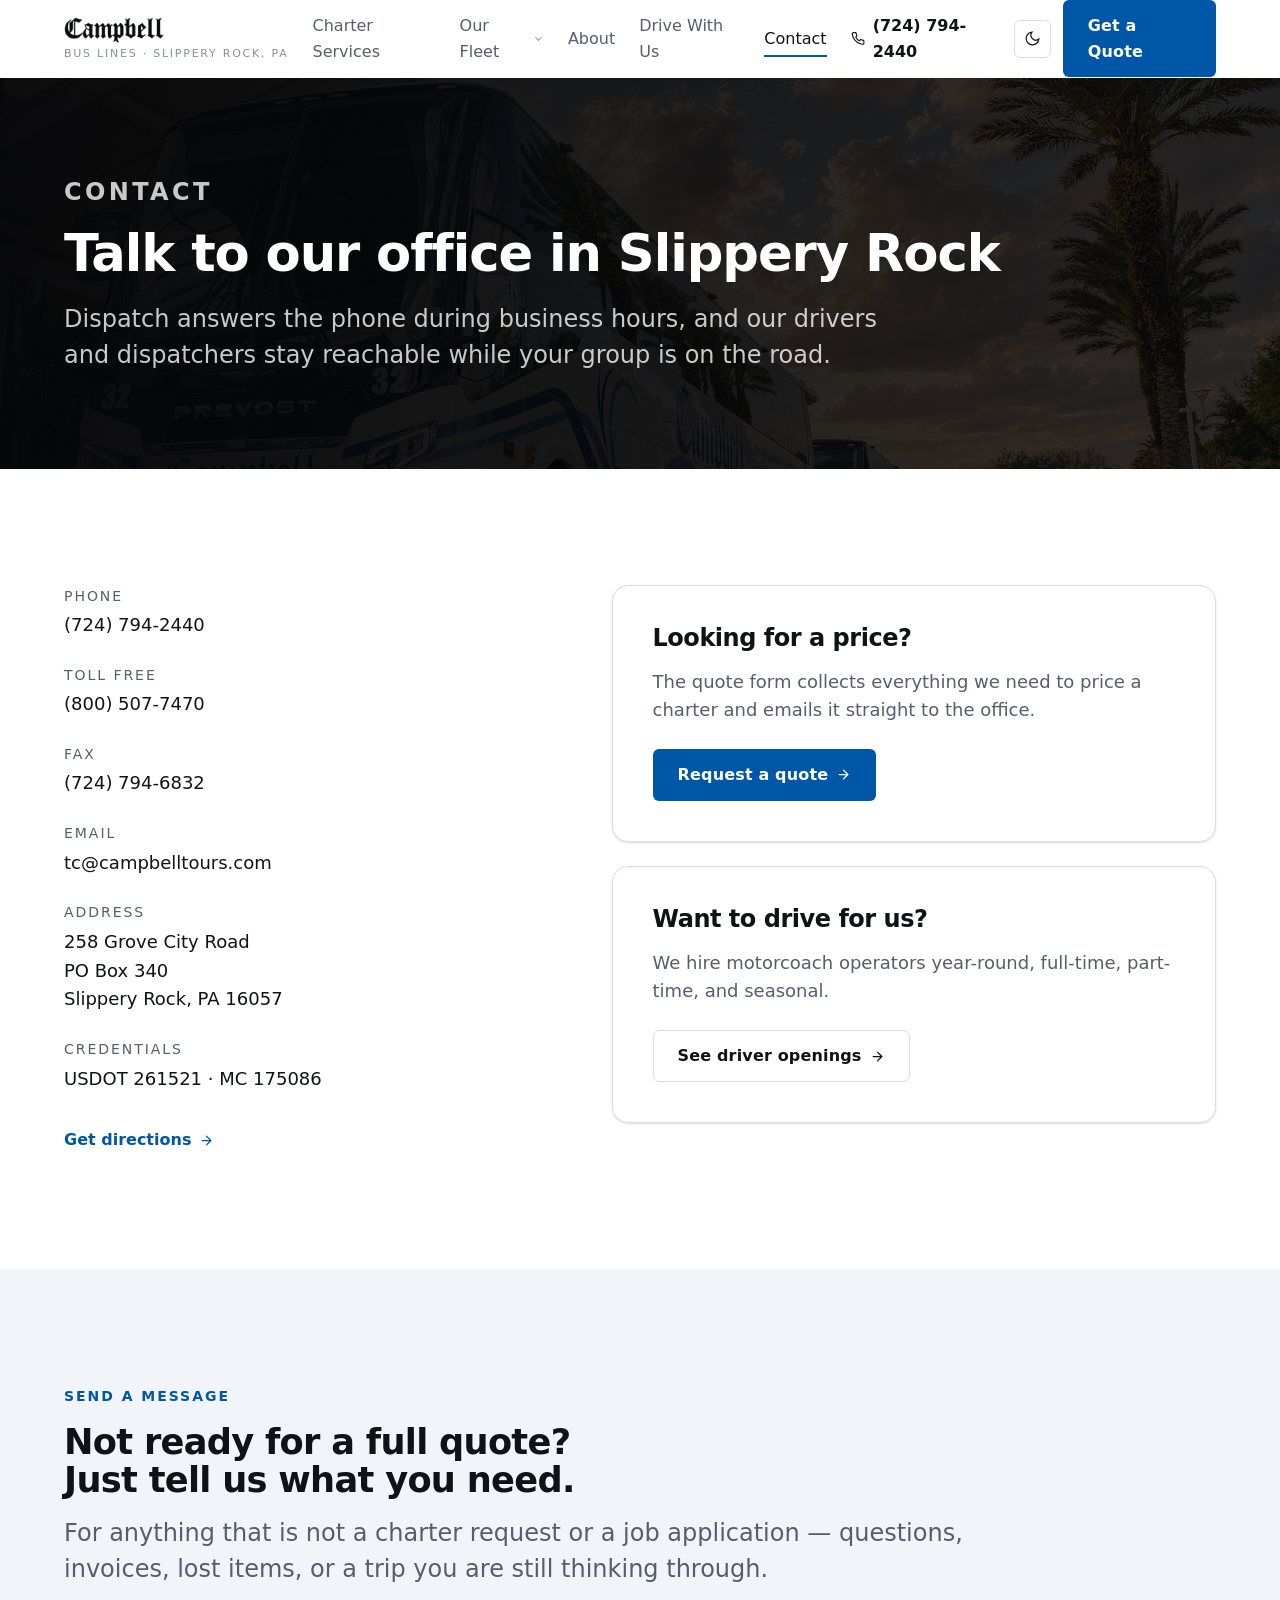
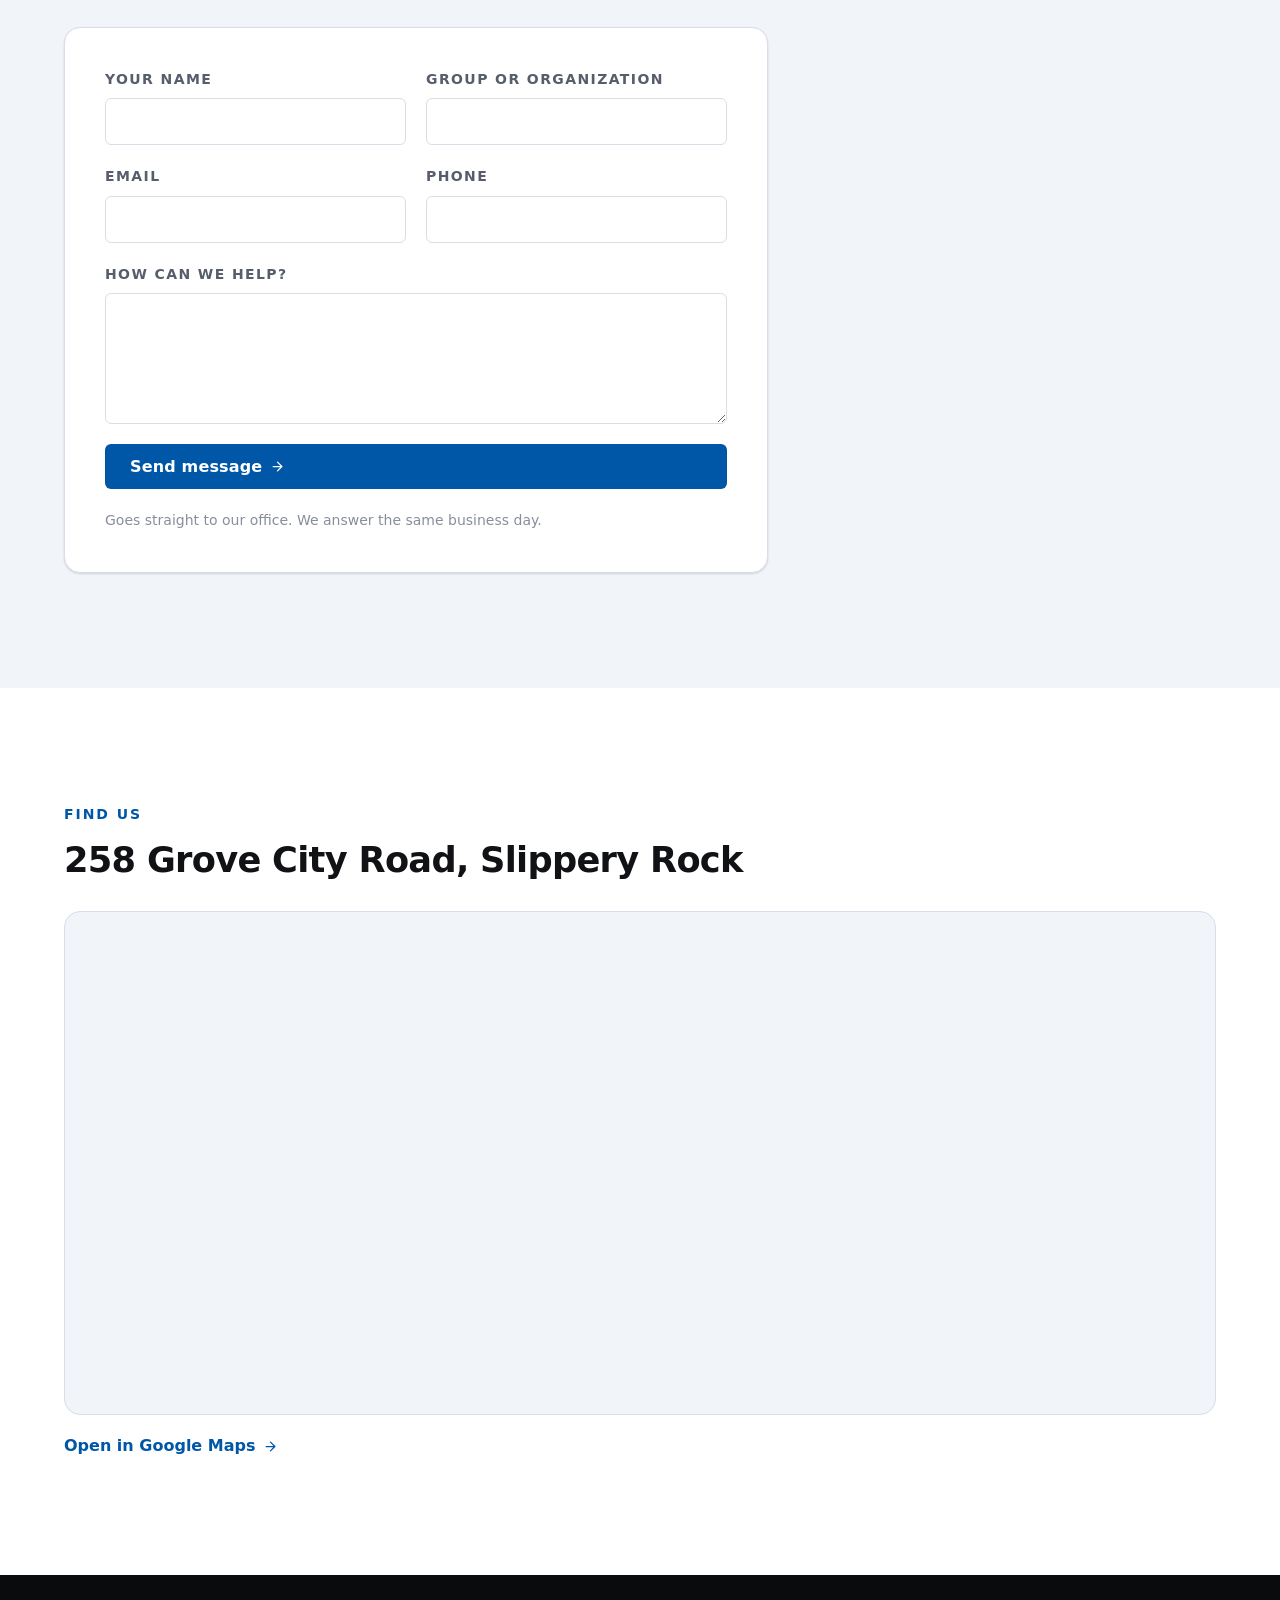
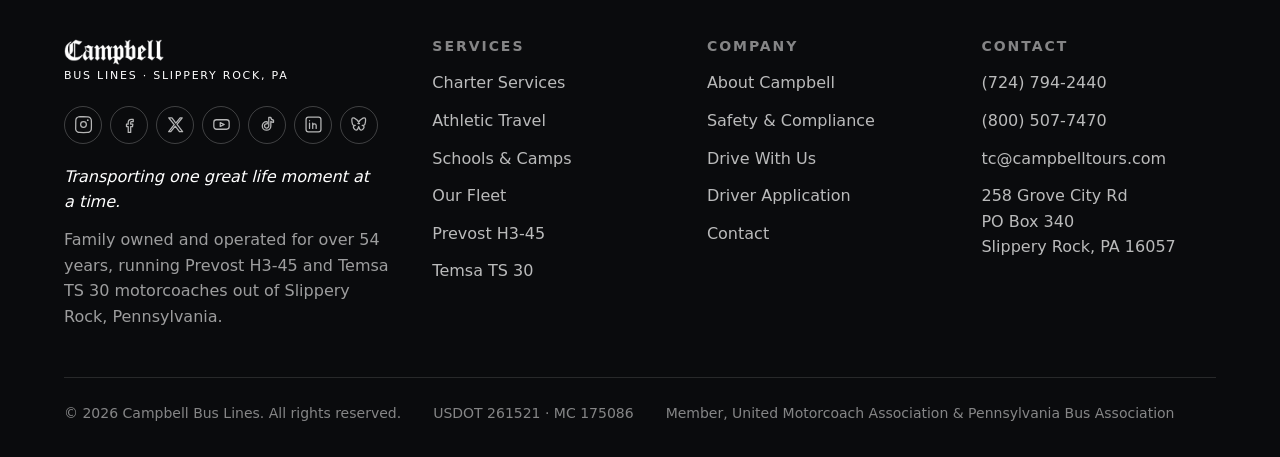
<file: site/contact.html>
<!DOCTYPE html>
<html lang="en">
<head>
  <meta charset="utf-8">
  <meta name="viewport" content="width=device-width, initial-scale=1">
  <title>Contact Campbell Bus Lines — Slippery Rock, PA</title>
  <meta name="description" content="Contact Campbell Bus Lines at 258 Grove City Road, Slippery Rock, PA 16057. Call (724) 794-2440 or (800) 507-7470 for charter motorcoach service.">
  <meta property="og:title" content="Contact Campbell Bus Lines — Slippery Rock, PA">
  <meta property="og:description" content="Contact Campbell Bus Lines at 258 Grove City Road, Slippery Rock, PA 16057. Call (724) 794-2440 or (800) 507-7470 for charter motorcoach service.">
  <meta property="og:image" content="assets/hero-fleet-lineup.jpg">
  <meta property="og:type" content="website">
  <link rel="preconnect" href="https://api.fontshare.com" crossorigin>
  <link rel="stylesheet" href="https://api.fontshare.com/v2/css?f[]=cabinet-grotesk@700,800&f[]=satoshi@400,500,700&display=swap">
  <link rel="stylesheet" href="styles.css">
  <link rel="icon" href="favicon.svg" type="image/svg+xml">
  <script type="application/ld+json">
  {
    "@context": "https://schema.org",
    "@type": "LocalBusiness",
    "name": "Campbell Bus Lines",
    "description": "Family-owned charter bus and motorcoach company in Slippery Rock, PA, operating Prevost H3-45 and Temsa TS 30 motorcoaches.",
    "telephone": "+1-724-794-2440",
    "email": "tc@campbelltours.com",
    "url": "https://campbell-bus-lines.onrender.com",
    "address": {
      "@type": "PostalAddress",
      "streetAddress": "258 Grove City Rd",
      "addressLocality": "Slippery Rock",
      "addressRegion": "PA",
      "postalCode": "16057",
      "addressCountry": "US"
    },
    "areaServed": "United States and Canada"
  }
  </script>
</head>
<body>
  <header class="header">
    <div class="wrap header__inner">
      <a class="brand" href="index.html" aria-label="Campbell Bus Lines home">
        <span class="brand__text">
          <span class="brand__wordmark">
            <img class="brand__wm brand__wm--dark" src="assets/wordmark-dark.png" alt="Campbell" width="520" height="135">
            <img class="brand__wm brand__wm--light" src="assets/wordmark-light.png" alt="" width="520" height="135" aria-hidden="true">
          </span>
          <span class="brand__sub">Bus Lines &middot; Slippery Rock, PA</span>
        </span>
      </a>
      <nav class="nav" id="primary-nav" data-open="false" aria-label="Primary">
          <a href="charters.html">Charter Services</a>
          <div class="nav__group" data-nav-group>
            <a class="nav__group-link" href="fleet.html">Our Fleet<svg class="nav__caret" width="12" height="12" viewBox="0 0 24 24" fill="none" stroke="currentColor" stroke-width="2.4" stroke-linecap="round" stroke-linejoin="round" aria-hidden="true"><path d="m6 9 6 6 6-6"/></svg></a>
            <div class="submenu">
              <a href="fleet.html"><span class="submenu__name">Fleet overview</span><span class="submenu__meta">Both coaches, side by side</span></a>
              <a href="coach-h3-45.html"><span class="submenu__name">Prevost H3-45</span><span class="submenu__meta">45 ft &middot; 56 passengers</span></a>
              <a href="coach-ts-30.html"><span class="submenu__name">Temsa TS 30</span><span class="submenu__meta">31 ft &middot; 34 passengers</span></a>
            </div>
          </div>
          <a href="about.html">About</a>
          <a href="drivers.html">Drive With Us</a>
          <a href="contact.html" aria-current="page">Contact</a>
          <a class="nav__quote" href="quote.html">Get a Quote</a>
      </nav>
      <div class="header__actions">
        <a class="header__phone" href="tel:+17247942440"><svg width="15" height="15" viewBox="0 0 24 24" fill="none" stroke="currentColor" stroke-width="1.9" stroke-linecap="round"><path d="M22 16.9v3a2 2 0 0 1-2.2 2 19.8 19.8 0 0 1-8.6-3.1 19.5 19.5 0 0 1-6-6A19.8 19.8 0 0 1 2.1 4.2 2 2 0 0 1 4.1 2h3a2 2 0 0 1 2 1.7c.1 1 .4 1.9.7 2.8a2 2 0 0 1-.4 2.1L8.1 9.9a16 16 0 0 0 6 6l1.3-1.3a2 2 0 0 1 2.1-.5c.9.4 1.8.6 2.8.7a2 2 0 0 1 1.7 2z"/></svg><span>(724) 794-2440</span></a>
        <button class="icon-btn" type="button" data-theme-toggle></button>
        <a class="btn btn--primary" href="quote.html">Get a Quote</a>
        <button class="icon-btn nav-toggle" type="button" data-nav-toggle aria-controls="primary-nav" aria-expanded="false" aria-label="Toggle navigation">
          <svg width="18" height="18" viewBox="0 0 24 24" fill="none" stroke="currentColor" stroke-width="2" stroke-linecap="round"><path d="M3 6h18M3 12h18M3 18h18"/></svg>
        </button>
      </div>
    </div>
  </header>
  <main>
    <section class="pagehead">
      <div class="pagehead__media"><img src="assets/fleet.jpg" alt="" width="1600" height="900"></div>
      <div class="wrap pagehead__inner">
        <p class="eyebrow">Contact</p>
        <h1>Talk to our office in Slippery Rock</h1>
        <p>Dispatch answers the phone during business hours, and our drivers and dispatchers stay reachable while your group is on the road.</p>
      </div>
    </section>

    <section class="section">
      <div class="wrap contact-grid">
        <div class="reveal">
          <dl class="contact-list">
            <div><dt>Phone</dt><dd><a href="tel:+17247942440">(724) 794-2440</a></dd></div>
            <div><dt>Toll free</dt><dd><a href="tel:+18005077470">(800) 507-7470</a></dd></div>
            <div><dt>Fax</dt><dd>(724) 794-6832</dd></div>
            <div><dt>Email</dt><dd><a href="mailto:tc@campbelltours.com">tc@campbelltours.com</a></dd></div>
            <div><dt>Address</dt><dd>258 Grove City Road<br>PO Box 340<br>Slippery Rock, PA 16057</dd></div>
            <div><dt>Credentials</dt><dd>USDOT 261521 &middot; MC 175086</dd></div>
          </dl>
          <p style="margin-top:var(--space-8)">
            <a class="link-arrow" href="https://www.google.com/maps/search/?api=1&query=258+Grove+City+Rd+Slippery+Rock+PA+16057" target="_blank" rel="noopener">Get directions <svg width="15" height="15" viewBox="0 0 24 24" fill="none" stroke="currentColor" stroke-width="2" stroke-linecap="round" stroke-linejoin="round"><path d="M5 12h13M12 5l7 7-7 7"/></svg></a>
          </p>
        </div>
        <div class="reveal">
          <div class="panel">
            <h2 style="font-size:var(--text-lg);font-family:var(--font-body);margin-bottom:var(--space-4)">Looking for a price?</h2>
            <p class="muted" style="margin-bottom:var(--space-6)">The quote form collects everything we need to price a charter and emails it straight to the office.</p>
            <a class="btn btn--primary" href="quote.html">Request a quote <svg width="15" height="15" viewBox="0 0 24 24" fill="none" stroke="currentColor" stroke-width="2" stroke-linecap="round" stroke-linejoin="round"><path d="M5 12h13M12 5l7 7-7 7"/></svg></a>
          </div>
          <div class="panel" style="margin-top:var(--space-6)">
            <h2 style="font-size:var(--text-lg);font-family:var(--font-body);margin-bottom:var(--space-4)">Want to drive for us?</h2>
            <p class="muted" style="margin-bottom:var(--space-6)">We hire motorcoach operators year-round, full-time, part-time, and seasonal.</p>
            <a class="btn btn--ghost" href="drivers.html">See driver openings <svg width="15" height="15" viewBox="0 0 24 24" fill="none" stroke="currentColor" stroke-width="2" stroke-linecap="round" stroke-linejoin="round"><path d="M5 12h13M12 5l7 7-7 7"/></svg></a>
          </div>
        </div>
      </div>
    </section>

    <section class="section" style="background:var(--color-surface-2)">
      <div class="wrap">
        <div class="section-head reveal" style="margin-bottom:var(--space-10)">
          <p class="eyebrow">Send a message</p>
          <h2>Not ready for a full quote? Just tell us what you need.</h2>
          <p class="lede">For anything that is not a charter request or a job application &mdash; questions, invoices, lost items, or a trip you are still thinking through.</p>
        </div>
        <div class="panel reveal" style="max-width:44rem">
          <form class="form" data-quote-form data-kind="Website message" data-endpoint="https://formspree.io/f/xkjgnqqe" novalidate>
          <input type="text" name="_gotcha" tabindex="-1" autocomplete="off" aria-hidden="true" style="position:absolute;left:-9999px;width:1px;height:1px;opacity:0">
            <div class="form__row">
              <div class="field">
                <label for="c-name">Your name</label>
                <input id="c-name" name="name" type="text" autocomplete="name" required>
              </div>
              <div class="field">
                <label for="c-org">Group or organization</label>
                <input id="c-org" name="organization" type="text" autocomplete="organization">
              </div>
            </div>
            <div class="form__row">
              <div class="field">
                <label for="c-email">Email</label>
                <input id="c-email" name="email" type="email" autocomplete="email" required>
              </div>
              <div class="field">
                <label for="c-phone">Phone</label>
                <input id="c-phone" name="phone" type="tel" autocomplete="tel">
              </div>
            </div>
            <div class="field">
              <label for="c-message">How can we help?</label>
              <textarea id="c-message" name="message" rows="5" required></textarea>
            </div>
            <div class="form-status" role="status" aria-live="polite"></div>
            <button class="btn btn--primary" type="submit">Send message <svg width="15" height="15" viewBox="0 0 24 24" fill="none" stroke="currentColor" stroke-width="2" stroke-linecap="round" stroke-linejoin="round"><path d="M5 12h13M12 5l7 7-7 7"/></svg></button>
            <p class="form__note">Goes straight to our office. We answer the same business day.</p>
          </form>
        </div>
      </div>
    </section>

    <section class="section">
      <div class="wrap">
        <div class="section-head reveal" style="margin-bottom:var(--space-8)">
          <p class="eyebrow">Find us</p>
          <h2>258 Grove City Road, Slippery Rock</h2>
        </div>
        <div class="map reveal">
          <iframe title="Map of Campbell Bus Lines, 258 Grove City Road, Slippery Rock, PA"
            src="https://www.google.com/maps?q=258+Grove+City+Rd+Slippery+Rock+PA+16057&output=embed"
            loading="lazy" referrerpolicy="no-referrer-when-downgrade"></iframe>
        </div>
        <p style="margin-top:var(--space-4)"><a class="link-arrow" href="https://www.google.com/maps/search/?api=1&query=258+Grove+City+Rd+Slippery+Rock+PA+16057" target="_blank" rel="noopener">Open in Google Maps <svg width="15" height="15" viewBox="0 0 24 24" fill="none" stroke="currentColor" stroke-width="2" stroke-linecap="round" stroke-linejoin="round"><path d="M5 12h13M12 5l7 7-7 7"/></svg></a></p>
      </div>
    </section>
  </main>
  <footer class="footer">
    <div class="wrap">
      <div class="footer__grid">
        <div>
          <a class="brand" href="index.html" aria-label="Campbell Bus Lines home">
        <span class="brand__text">
          <span class="brand__wordmark">
            <img class="brand__wm brand__wm--dark" src="assets/wordmark-dark.png" alt="Campbell" width="520" height="135">
            <img class="brand__wm brand__wm--light" src="assets/wordmark-light.png" alt="" width="520" height="135" aria-hidden="true">
          </span>
          <span class="brand__sub">Bus Lines &middot; Slippery Rock, PA</span>
        </span>
      </a>
          <div class="social-row social-row--footer"><a class="social-link" href="https://www.instagram.com/campbellbuspa/" target="_blank" rel="noopener noreferrer" aria-label="Campbell Bus Lines on Instagram" title="Instagram"><svg width="19" height="19" viewBox="0 0 24 24" fill="none" stroke="currentColor" stroke-width="1.6" stroke-linecap="round" stroke-linejoin="round" aria-hidden="true"><path d="M12 2.2c3.2 0 3.6 0 4.9.07 1.2.05 1.8.25 2.2.42.6.23 1 .5 1.4 1 .5.4.8.8 1 1.4.2.4.4 1 .4 2.2.1 1.3.1 1.7.1 4.9s0 3.6-.1 4.9c0 1.2-.2 1.8-.4 2.2a3.7 3.7 0 0 1-1 1.4c-.4.5-.8.8-1.4 1-.4.2-1 .4-2.2.4-1.3.1-1.7.1-4.9.1s-3.6 0-4.9-.1c-1.2 0-1.8-.2-2.2-.4a3.7 3.7 0 0 1-1.4-1 3.7 3.7 0 0 1-1-1.4c-.2-.4-.4-1-.4-2.2C2.2 15.6 2.2 15.2 2.2 12s0-3.6.1-4.9c0-1.2.2-1.8.4-2.2a3.7 3.7 0 0 1 1-1.4c.4-.5.8-.8 1.4-1 .4-.2 1-.4 2.2-.4C8.4 2.2 8.8 2.2 12 2.2z"/><circle cx="12" cy="12" r="3.6"/><circle cx="17.4" cy="6.6" r="1.1" fill="currentColor" stroke="none"/></svg></a><a class="social-link" href="https://www.facebook.com/campbellbuspa" target="_blank" rel="noopener noreferrer" aria-label="Campbell Bus Lines on Facebook" title="Facebook"><svg width="19" height="19" viewBox="0 0 24 24" fill="none" stroke="currentColor" stroke-width="1.6" stroke-linecap="round" stroke-linejoin="round" aria-hidden="true"><path d="M14.5 8.5h2.2V5.6h-2.4c-2.4 0-3.9 1.5-3.9 4v2H8.2v3h2.2V22h3.1v-7.4h2.3l.4-3h-2.7v-1.7c0-.9.3-1.4 1-1.4z"/></svg></a><a class="social-link" href="https://x.com/campbellbuspa" target="_blank" rel="noopener noreferrer" aria-label="Campbell Bus Lines on X" title="X"><svg width="19" height="19" viewBox="0 0 24 24" fill="none" stroke="currentColor" stroke-width="1.6" stroke-linecap="round" stroke-linejoin="round" aria-hidden="true"><path d="M3.5 3.5h4l5 6.7 5.3-6.7h2.7l-6.6 8.3 7.1 9.2h-4l-5.3-7-5.6 7H3.4l7-8.8z"/></svg></a><a class="social-link" href="https://www.youtube.com/@campbellbuspa" target="_blank" rel="noopener noreferrer" aria-label="Campbell Bus Lines on YouTube" title="YouTube"><svg width="19" height="19" viewBox="0 0 24 24" fill="none" stroke="currentColor" stroke-width="1.6" stroke-linecap="round" stroke-linejoin="round" aria-hidden="true"><rect x="2.3" y="6" width="19.4" height="12" rx="3.4"/><path d="M10.4 9.6l5 2.4-5 2.4z"/></svg></a><a class="social-link" href="https://www.tiktok.com/@campbellbuspa" target="_blank" rel="noopener noreferrer" aria-label="Campbell Bus Lines on TikTok" title="TikTok"><svg width="19" height="19" viewBox="0 0 24 24" fill="none" stroke="currentColor" stroke-width="1.6" stroke-linecap="round" stroke-linejoin="round" aria-hidden="true"><path d="M13.6 3h2.6c.2 2 1.4 3.4 3.4 3.6v2.6c-1.3 0-2.5-.4-3.4-1.1v5.7a5.4 5.4 0 1 1-5.4-5.4c.3 0 .6 0 .9.1v2.7a2.7 2.7 0 1 0 1.9 2.6z"/></svg></a><a class="social-link" href="https://www.linkedin.com/company/campbell-bus-lines" target="_blank" rel="noopener noreferrer" aria-label="Campbell Bus Lines on LinkedIn" title="LinkedIn"><svg width="19" height="19" viewBox="0 0 24 24" fill="none" stroke="currentColor" stroke-width="1.6" stroke-linecap="round" stroke-linejoin="round" aria-hidden="true"><rect x="2.6" y="2.6" width="18.8" height="18.8" rx="3"/><path d="M7 10.4V17M7 7.2v.1M11 17v-3.6a2.2 2.2 0 0 1 4.4 0V17M11 10.4V17"/></svg></a><a class="social-link" href="https://bsky.app/profile/campbellbuspa.bsky.social" target="_blank" rel="noopener noreferrer" aria-label="Campbell Bus Lines on Bluesky" title="Bluesky"><svg width="19" height="19" viewBox="0 0 24 24" fill="none" stroke="currentColor" stroke-width="1.6" stroke-linecap="round" stroke-linejoin="round" aria-hidden="true"><path d="M12 10.8C10.9 8.7 8 4.9 5.6 3.9 3.2 2.9 2.3 4.2 2.3 6c0 1.5.6 4.9.9 5.6.6 1.4 2 1.8 3.4 1.6-2.3.4-3 1.9-1.7 3.7 1.3 1.8 3.4 3.2 4.6 1.2.5-.8 1-2.3 1.5-3.5.5 1.2 1 2.7 1.5 3.5 1.2 2 3.3.6 4.6-1.2 1.3-1.8.6-3.3-1.7-3.7 1.4.2 2.8-.2 3.4-1.6.3-.7.9-4.1.9-5.6 0-1.8-.9-3.1-3.3-2.1-2.4 1-5.3 4.8-6.4 6.9z"/></svg></a></div>
          <p class="muted" style="margin-top:var(--space-5);max-width:34ch;font-size:var(--text-sm);color:rgba(255,255,255,.6)">
            <em class="footer__tagline">Transporting one great life moment at a time.</em>
            Family owned and operated for over 54 years, running Prevost H3-45 and Temsa TS 30 motorcoaches out of Slippery Rock, Pennsylvania.
          </p>
        </div>
        <div>
          <h3>Services</h3>
          <ul>
            <li><a href="charters.html">Charter Services</a></li>
            <li><a href="charters.html#athletics">Athletic Travel</a></li>
            <li><a href="charters.html#schools">Schools &amp; Camps</a></li>
            <li><a href="fleet.html">Our Fleet</a></li>
            <li><a href="coach-h3-45.html">Prevost H3-45</a></li>
            <li><a href="coach-ts-30.html">Temsa TS 30</a></li>
          </ul>
        </div>
        <div>
          <h3>Company</h3>
          <ul>
            <li><a href="about.html">About Campbell</a></li>
            <li><a href="about.html#safety">Safety &amp; Compliance</a></li>
            <li><a href="drivers.html">Drive With Us</a></li>
            <li><a href="apply.html">Driver Application</a></li>
            <li><a href="contact.html">Contact</a></li>
          </ul>
        </div>
        <div>
          <h3>Contact</h3>
          <ul>
            <li><a href="tel:+17247942440">(724) 794-2440</a></li>
            <li><a href="tel:+18005077470">(800) 507-7470</a></li>
            <li><a href="mailto:tc@campbelltours.com">tc@campbelltours.com</a></li>
            <li>258 Grove City Rd<br>PO Box 340<br>Slippery Rock, PA 16057</li>
          </ul>
        </div>
      </div>
      <div class="footer__bottom">
        <span>&copy; 2026 Campbell Bus Lines. All rights reserved.</span>
        <span>USDOT 261521 &middot; MC 175086</span>
        <span>Member, United Motorcoach Association &amp; Pennsylvania Bus Association</span>
      </div>
    </div>
  </footer>
  <script src="main.js"></script>
</body>
</html>
</file>
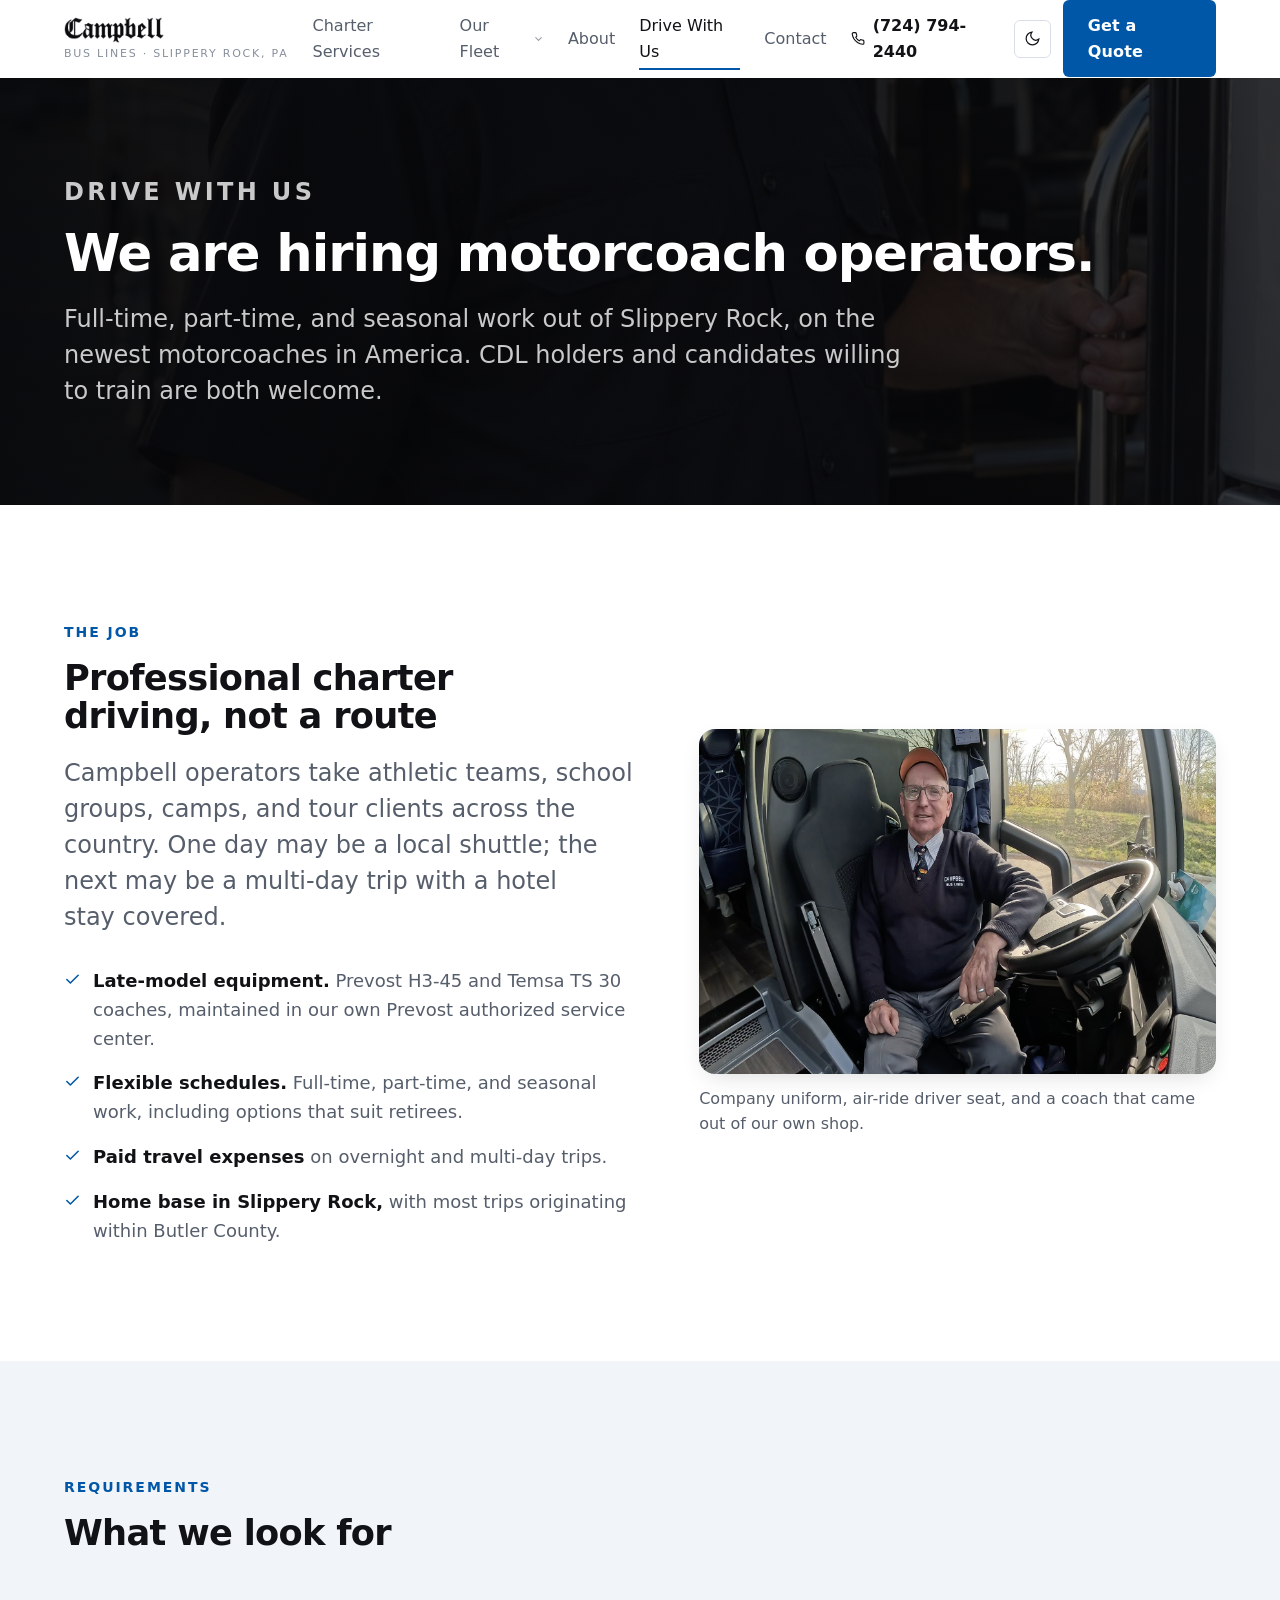
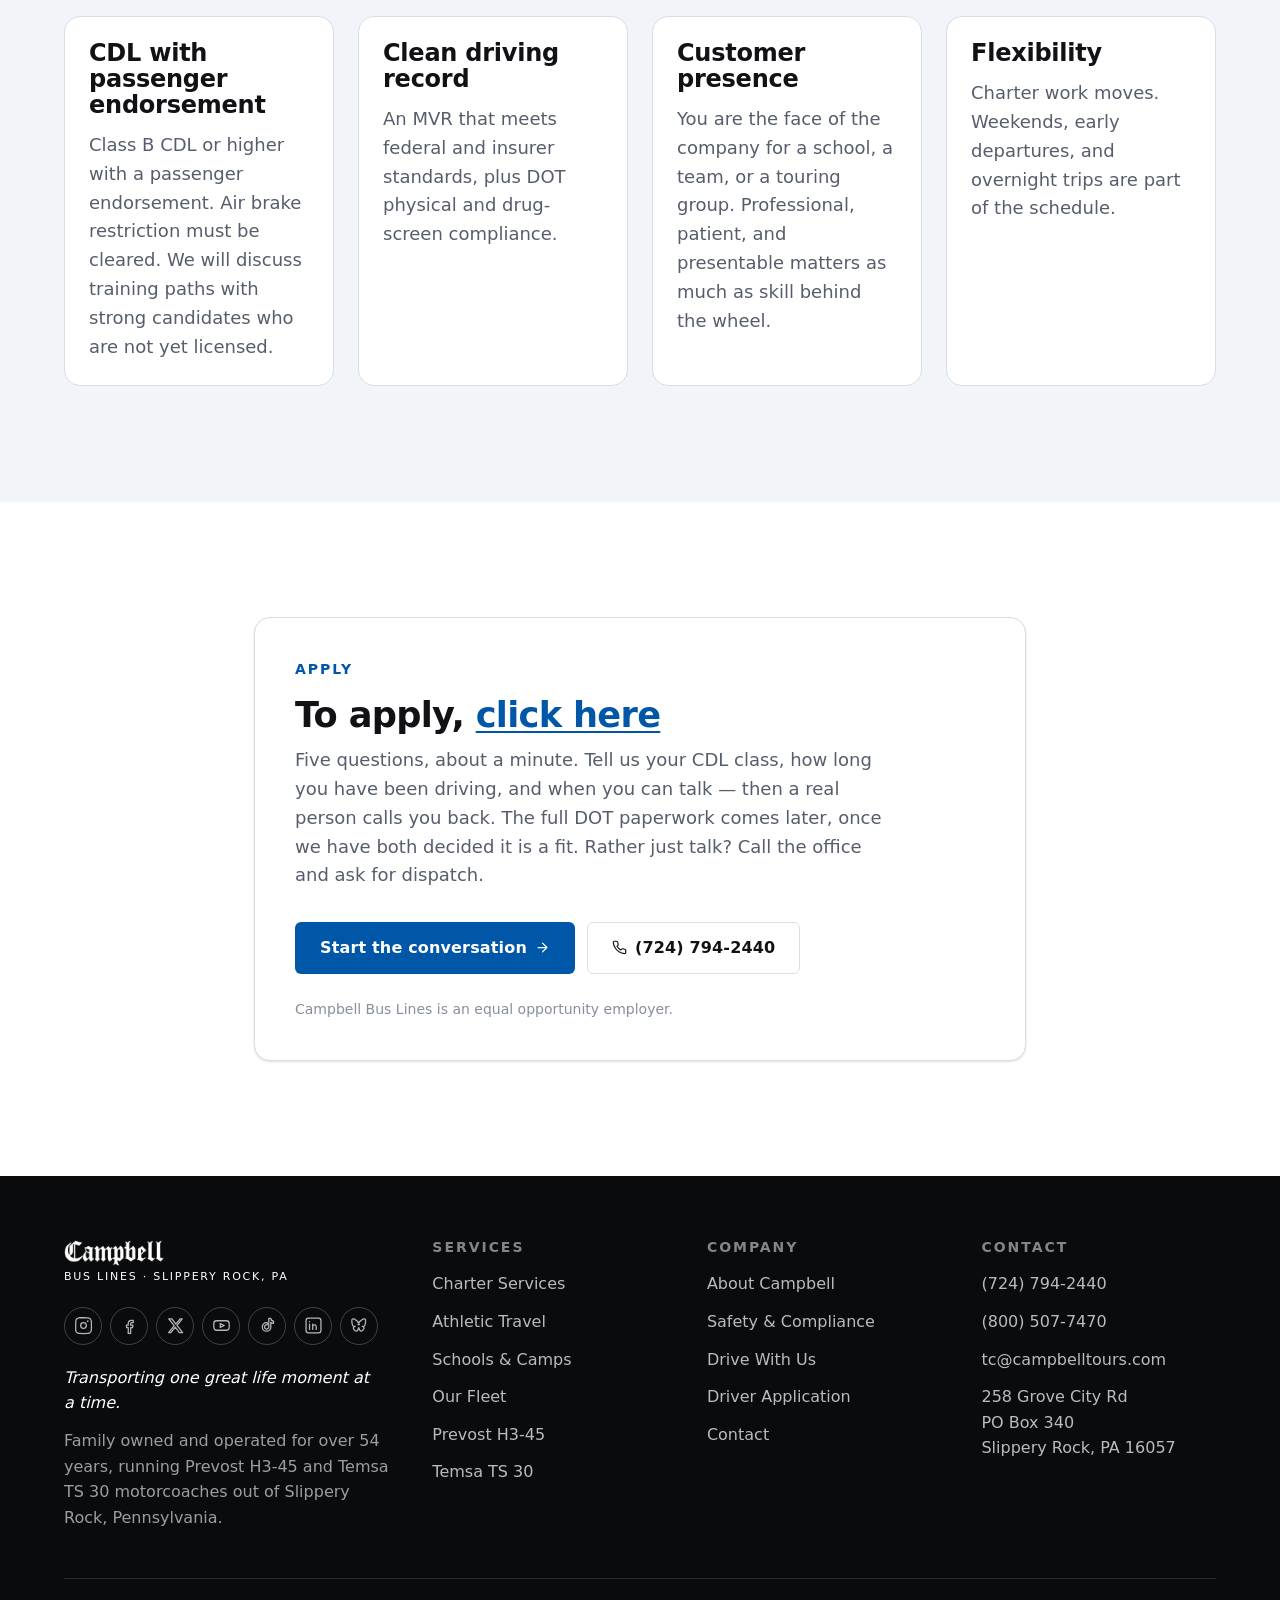
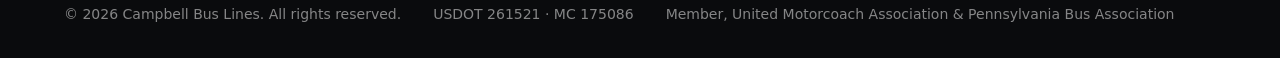
<file: site/drivers.html>
<!DOCTYPE html>
<html lang="en">
<head>
  <meta charset="utf-8">
  <meta name="viewport" content="width=device-width, initial-scale=1">
  <title>Motorcoach Driver Jobs — Campbell Bus Lines, Slippery Rock PA</title>
  <meta name="description" content="Now hiring CDL motorcoach operators in Slippery Rock, PA. Full-time, part-time, and seasonal charter driving on a late-model Prevost and Temsa fleet.">
  <meta property="og:title" content="Motorcoach Driver Jobs — Campbell Bus Lines, Slippery Rock PA">
  <meta property="og:description" content="Now hiring CDL motorcoach operators in Slippery Rock, PA. Full-time, part-time, and seasonal charter driving on a late-model Prevost and Temsa fleet.">
  <meta property="og:image" content="assets/hero-fleet-lineup.jpg">
  <meta property="og:type" content="website">
  <link rel="preconnect" href="https://api.fontshare.com" crossorigin>
  <link rel="stylesheet" href="https://api.fontshare.com/v2/css?f[]=cabinet-grotesk@700,800&f[]=satoshi@400,500,700&display=swap">
  <link rel="stylesheet" href="styles.css">
  <link rel="icon" href="favicon.svg" type="image/svg+xml">
  <script type="application/ld+json">
  {
    "@context": "https://schema.org",
    "@type": "LocalBusiness",
    "name": "Campbell Bus Lines",
    "description": "Family-owned charter bus and motorcoach company in Slippery Rock, PA, operating Prevost H3-45 and Temsa TS 30 motorcoaches.",
    "telephone": "+1-724-794-2440",
    "email": "tc@campbelltours.com",
    "url": "https://campbell-bus-lines.onrender.com",
    "address": {
      "@type": "PostalAddress",
      "streetAddress": "258 Grove City Rd",
      "addressLocality": "Slippery Rock",
      "addressRegion": "PA",
      "postalCode": "16057",
      "addressCountry": "US"
    },
    "areaServed": "United States and Canada"
  }
  </script>
</head>
<body>
  <header class="header">
    <div class="wrap header__inner">
      <a class="brand" href="index.html" aria-label="Campbell Bus Lines home">
        <span class="brand__text">
          <span class="brand__wordmark">
            <img class="brand__wm brand__wm--dark" src="assets/wordmark-dark.png" alt="Campbell" width="520" height="135">
            <img class="brand__wm brand__wm--light" src="assets/wordmark-light.png" alt="" width="520" height="135" aria-hidden="true">
          </span>
          <span class="brand__sub">Bus Lines &middot; Slippery Rock, PA</span>
        </span>
      </a>
      <nav class="nav" id="primary-nav" data-open="false" aria-label="Primary">
          <a href="charters.html">Charter Services</a>
          <div class="nav__group" data-nav-group>
            <a class="nav__group-link" href="fleet.html">Our Fleet<svg class="nav__caret" width="12" height="12" viewBox="0 0 24 24" fill="none" stroke="currentColor" stroke-width="2.4" stroke-linecap="round" stroke-linejoin="round" aria-hidden="true"><path d="m6 9 6 6 6-6"/></svg></a>
            <div class="submenu">
              <a href="fleet.html"><span class="submenu__name">Fleet overview</span><span class="submenu__meta">Both coaches, side by side</span></a>
              <a href="coach-h3-45.html"><span class="submenu__name">Prevost H3-45</span><span class="submenu__meta">45 ft &middot; 56 passengers</span></a>
              <a href="coach-ts-30.html"><span class="submenu__name">Temsa TS 30</span><span class="submenu__meta">31 ft &middot; 34 passengers</span></a>
            </div>
          </div>
          <a href="about.html">About</a>
          <a href="drivers.html" aria-current="page">Drive With Us</a>
          <a href="contact.html">Contact</a>
          <a class="nav__quote" href="quote.html">Get a Quote</a>
      </nav>
      <div class="header__actions">
        <a class="header__phone" href="tel:+17247942440"><svg width="15" height="15" viewBox="0 0 24 24" fill="none" stroke="currentColor" stroke-width="1.9" stroke-linecap="round"><path d="M22 16.9v3a2 2 0 0 1-2.2 2 19.8 19.8 0 0 1-8.6-3.1 19.5 19.5 0 0 1-6-6A19.8 19.8 0 0 1 2.1 4.2 2 2 0 0 1 4.1 2h3a2 2 0 0 1 2 1.7c.1 1 .4 1.9.7 2.8a2 2 0 0 1-.4 2.1L8.1 9.9a16 16 0 0 0 6 6l1.3-1.3a2 2 0 0 1 2.1-.5c.9.4 1.8.6 2.8.7a2 2 0 0 1 1.7 2z"/></svg><span>(724) 794-2440</span></a>
        <button class="icon-btn" type="button" data-theme-toggle></button>
        <a class="btn btn--primary" href="quote.html">Get a Quote</a>
        <button class="icon-btn nav-toggle" type="button" data-nav-toggle aria-controls="primary-nav" aria-expanded="false" aria-label="Toggle navigation">
          <svg width="18" height="18" viewBox="0 0 24 24" fill="none" stroke="currentColor" stroke-width="2" stroke-linecap="round"><path d="M3 6h18M3 12h18M3 18h18"/></svg>
        </button>
      </div>
    </div>
  </header>
  <main>
    <section class="pagehead">
      <div class="pagehead__media"><img src="assets/driver.jpg" alt="" width="900" height="1200"></div>
      <div class="wrap pagehead__inner">
        <p class="eyebrow">Drive with us</p>
        <h1>We are hiring motorcoach operators.</h1>
        <p>Full-time, part-time, and seasonal work out of Slippery Rock, on the newest motorcoaches in America. CDL holders and candidates willing to train are both welcome.</p>
      </div>
    </section>

    <section class="section">
      <div class="wrap">
        <div class="split">
          <div class="reveal">
            <p class="eyebrow">The job</p>
            <h2 style="font-size:var(--text-xl);margin-bottom:var(--space-5)">Professional charter driving, not a route</h2>
            <p class="lede" style="margin-bottom:var(--space-8)">Campbell operators take athletic teams, school groups, camps, and tour clients across the country. One day may be a local shuttle; the next may be a multi-day trip with a hotel stay covered.</p>
            <ul class="checklist">
              <li><svg width="17" height="17" viewBox="0 0 24 24" fill="none" stroke="currentColor" stroke-width="2.2" stroke-linecap="round" stroke-linejoin="round"><path d="M20 6 9 17l-5-5"/></svg><span><strong>Late-model equipment.</strong> Prevost H3-45 and Temsa TS 30 coaches, maintained in our own Prevost authorized service center.</span></li>
              <li><svg width="17" height="17" viewBox="0 0 24 24" fill="none" stroke="currentColor" stroke-width="2.2" stroke-linecap="round" stroke-linejoin="round"><path d="M20 6 9 17l-5-5"/></svg><span><strong>Flexible schedules.</strong> Full-time, part-time, and seasonal work, including options that suit retirees.</span></li>
              <li><svg width="17" height="17" viewBox="0 0 24 24" fill="none" stroke="currentColor" stroke-width="2.2" stroke-linecap="round" stroke-linejoin="round"><path d="M20 6 9 17l-5-5"/></svg><span><strong>Paid travel expenses</strong> on overnight and multi-day trips.</span></li>
              <li><svg width="17" height="17" viewBox="0 0 24 24" fill="none" stroke="currentColor" stroke-width="2.2" stroke-linecap="round" stroke-linejoin="round"><path d="M20 6 9 17l-5-5"/></svg><span><strong>Home base in Slippery Rock,</strong> with most trips originating within Butler County.</span></li>
            </ul>
          </div>
          <div class="split__media reveal">
            <img src="assets/driver-cockpit.jpg" alt="A Campbell Bus Lines driver in company uniform at the wheel of a Prevost motorcoach" width="1600" height="1067" loading="lazy">
            <p class="caption">Company uniform, air-ride driver seat, and a coach that came out of our own shop.</p>
          </div>
        </div>
      </div>
    </section>

    <section class="section" style="background:var(--color-surface-2)">
      <div class="wrap">
        <div class="section-head reveal">
          <p class="eyebrow">Requirements</p>
          <h2>What we look for</h2>
        </div>
        <div class="cards cards--quad">
          <article class="card reveal"><h3>CDL with passenger endorsement</h3><p>Class B CDL or higher with a passenger endorsement. Air brake restriction must be cleared. We will discuss training paths with strong candidates who are not yet licensed.</p></article>
          <article class="card reveal"><h3>Clean driving record</h3><p>An MVR that meets federal and insurer standards, plus DOT physical and drug-screen compliance.</p></article>
          <article class="card reveal"><h3>Customer presence</h3><p>You are the face of the company for a school, a team, or a touring group. Professional, patient, and presentable matters as much as skill behind the wheel.</p></article>
          <article class="card reveal"><h3>Flexibility</h3><p>Charter work moves. Weekends, early departures, and overnight trips are part of the schedule.</p></article>
        </div>
      </div>
    </section>

    <section class="section">
      <div class="wrap" style="max-width:820px">
        <div class="panel reveal">
          <p class="eyebrow">Apply</p>
          <h2 style="font-size:var(--text-xl);margin-bottom:var(--space-3)">To apply, <a href="apply.html">click here</a></h2>
          <p class="muted" style="margin-bottom:var(--space-8);max-width:52ch">Five questions, about a minute. Tell us your CDL class, how long you have been driving, and when you can talk &mdash; then a real person calls you back. The full DOT paperwork comes later, once we have both decided it is a fit. Rather just talk? Call the office and ask for dispatch.</p>
          <div style="display:flex;flex-wrap:wrap;gap:var(--space-3)">
            <a class="btn btn--primary" href="apply.html">Start the conversation <svg width="15" height="15" viewBox="0 0 24 24" fill="none" stroke="currentColor" stroke-width="2" stroke-linecap="round" stroke-linejoin="round"><path d="M5 12h13M12 5l7 7-7 7"/></svg></a>
            <a class="btn btn--ghost" href="tel:+17247942440"><svg width="15" height="15" viewBox="0 0 24 24" fill="none" stroke="currentColor" stroke-width="1.9" stroke-linecap="round"><path d="M22 16.9v3a2 2 0 0 1-2.2 2 19.8 19.8 0 0 1-8.6-3.1 19.5 19.5 0 0 1-6-6A19.8 19.8 0 0 1 2.1 4.2 2 2 0 0 1 4.1 2h3a2 2 0 0 1 2 1.7c.1 1 .4 1.9.7 2.8a2 2 0 0 1-.4 2.1L8.1 9.9a16 16 0 0 0 6 6l1.3-1.3a2 2 0 0 1 2.1-.5c.9.4 1.8.6 2.8.7a2 2 0 0 1 1.7 2z"/></svg> (724) 794-2440</a>
          </div>
          <p class="form__note" style="margin-top:var(--space-6)">Campbell Bus Lines is an equal opportunity employer.</p>
        </div>
      </div>
    </section>
  </main>
  <footer class="footer">
    <div class="wrap">
      <div class="footer__grid">
        <div>
          <a class="brand" href="index.html" aria-label="Campbell Bus Lines home">
        <span class="brand__text">
          <span class="brand__wordmark">
            <img class="brand__wm brand__wm--dark" src="assets/wordmark-dark.png" alt="Campbell" width="520" height="135">
            <img class="brand__wm brand__wm--light" src="assets/wordmark-light.png" alt="" width="520" height="135" aria-hidden="true">
          </span>
          <span class="brand__sub">Bus Lines &middot; Slippery Rock, PA</span>
        </span>
      </a>
          <div class="social-row social-row--footer"><a class="social-link" href="https://www.instagram.com/campbellbuspa/" target="_blank" rel="noopener noreferrer" aria-label="Campbell Bus Lines on Instagram" title="Instagram"><svg width="19" height="19" viewBox="0 0 24 24" fill="none" stroke="currentColor" stroke-width="1.6" stroke-linecap="round" stroke-linejoin="round" aria-hidden="true"><path d="M12 2.2c3.2 0 3.6 0 4.9.07 1.2.05 1.8.25 2.2.42.6.23 1 .5 1.4 1 .5.4.8.8 1 1.4.2.4.4 1 .4 2.2.1 1.3.1 1.7.1 4.9s0 3.6-.1 4.9c0 1.2-.2 1.8-.4 2.2a3.7 3.7 0 0 1-1 1.4c-.4.5-.8.8-1.4 1-.4.2-1 .4-2.2.4-1.3.1-1.7.1-4.9.1s-3.6 0-4.9-.1c-1.2 0-1.8-.2-2.2-.4a3.7 3.7 0 0 1-1.4-1 3.7 3.7 0 0 1-1-1.4c-.2-.4-.4-1-.4-2.2C2.2 15.6 2.2 15.2 2.2 12s0-3.6.1-4.9c0-1.2.2-1.8.4-2.2a3.7 3.7 0 0 1 1-1.4c.4-.5.8-.8 1.4-1 .4-.2 1-.4 2.2-.4C8.4 2.2 8.8 2.2 12 2.2z"/><circle cx="12" cy="12" r="3.6"/><circle cx="17.4" cy="6.6" r="1.1" fill="currentColor" stroke="none"/></svg></a><a class="social-link" href="https://www.facebook.com/campbellbuspa" target="_blank" rel="noopener noreferrer" aria-label="Campbell Bus Lines on Facebook" title="Facebook"><svg width="19" height="19" viewBox="0 0 24 24" fill="none" stroke="currentColor" stroke-width="1.6" stroke-linecap="round" stroke-linejoin="round" aria-hidden="true"><path d="M14.5 8.5h2.2V5.6h-2.4c-2.4 0-3.9 1.5-3.9 4v2H8.2v3h2.2V22h3.1v-7.4h2.3l.4-3h-2.7v-1.7c0-.9.3-1.4 1-1.4z"/></svg></a><a class="social-link" href="https://x.com/campbellbuspa" target="_blank" rel="noopener noreferrer" aria-label="Campbell Bus Lines on X" title="X"><svg width="19" height="19" viewBox="0 0 24 24" fill="none" stroke="currentColor" stroke-width="1.6" stroke-linecap="round" stroke-linejoin="round" aria-hidden="true"><path d="M3.5 3.5h4l5 6.7 5.3-6.7h2.7l-6.6 8.3 7.1 9.2h-4l-5.3-7-5.6 7H3.4l7-8.8z"/></svg></a><a class="social-link" href="https://www.youtube.com/@campbellbuspa" target="_blank" rel="noopener noreferrer" aria-label="Campbell Bus Lines on YouTube" title="YouTube"><svg width="19" height="19" viewBox="0 0 24 24" fill="none" stroke="currentColor" stroke-width="1.6" stroke-linecap="round" stroke-linejoin="round" aria-hidden="true"><rect x="2.3" y="6" width="19.4" height="12" rx="3.4"/><path d="M10.4 9.6l5 2.4-5 2.4z"/></svg></a><a class="social-link" href="https://www.tiktok.com/@campbellbuspa" target="_blank" rel="noopener noreferrer" aria-label="Campbell Bus Lines on TikTok" title="TikTok"><svg width="19" height="19" viewBox="0 0 24 24" fill="none" stroke="currentColor" stroke-width="1.6" stroke-linecap="round" stroke-linejoin="round" aria-hidden="true"><path d="M13.6 3h2.6c.2 2 1.4 3.4 3.4 3.6v2.6c-1.3 0-2.5-.4-3.4-1.1v5.7a5.4 5.4 0 1 1-5.4-5.4c.3 0 .6 0 .9.1v2.7a2.7 2.7 0 1 0 1.9 2.6z"/></svg></a><a class="social-link" href="https://www.linkedin.com/company/campbell-bus-lines" target="_blank" rel="noopener noreferrer" aria-label="Campbell Bus Lines on LinkedIn" title="LinkedIn"><svg width="19" height="19" viewBox="0 0 24 24" fill="none" stroke="currentColor" stroke-width="1.6" stroke-linecap="round" stroke-linejoin="round" aria-hidden="true"><rect x="2.6" y="2.6" width="18.8" height="18.8" rx="3"/><path d="M7 10.4V17M7 7.2v.1M11 17v-3.6a2.2 2.2 0 0 1 4.4 0V17M11 10.4V17"/></svg></a><a class="social-link" href="https://bsky.app/profile/campbellbuspa.bsky.social" target="_blank" rel="noopener noreferrer" aria-label="Campbell Bus Lines on Bluesky" title="Bluesky"><svg width="19" height="19" viewBox="0 0 24 24" fill="none" stroke="currentColor" stroke-width="1.6" stroke-linecap="round" stroke-linejoin="round" aria-hidden="true"><path d="M12 10.8C10.9 8.7 8 4.9 5.6 3.9 3.2 2.9 2.3 4.2 2.3 6c0 1.5.6 4.9.9 5.6.6 1.4 2 1.8 3.4 1.6-2.3.4-3 1.9-1.7 3.7 1.3 1.8 3.4 3.2 4.6 1.2.5-.8 1-2.3 1.5-3.5.5 1.2 1 2.7 1.5 3.5 1.2 2 3.3.6 4.6-1.2 1.3-1.8.6-3.3-1.7-3.7 1.4.2 2.8-.2 3.4-1.6.3-.7.9-4.1.9-5.6 0-1.8-.9-3.1-3.3-2.1-2.4 1-5.3 4.8-6.4 6.9z"/></svg></a></div>
          <p class="muted" style="margin-top:var(--space-5);max-width:34ch;font-size:var(--text-sm);color:rgba(255,255,255,.6)">
            <em class="footer__tagline">Transporting one great life moment at a time.</em>
            Family owned and operated for over 54 years, running Prevost H3-45 and Temsa TS 30 motorcoaches out of Slippery Rock, Pennsylvania.
          </p>
        </div>
        <div>
          <h3>Services</h3>
          <ul>
            <li><a href="charters.html">Charter Services</a></li>
            <li><a href="charters.html#athletics">Athletic Travel</a></li>
            <li><a href="charters.html#schools">Schools &amp; Camps</a></li>
            <li><a href="fleet.html">Our Fleet</a></li>
            <li><a href="coach-h3-45.html">Prevost H3-45</a></li>
            <li><a href="coach-ts-30.html">Temsa TS 30</a></li>
          </ul>
        </div>
        <div>
          <h3>Company</h3>
          <ul>
            <li><a href="about.html">About Campbell</a></li>
            <li><a href="about.html#safety">Safety &amp; Compliance</a></li>
            <li><a href="drivers.html">Drive With Us</a></li>
            <li><a href="apply.html">Driver Application</a></li>
            <li><a href="contact.html">Contact</a></li>
          </ul>
        </div>
        <div>
          <h3>Contact</h3>
          <ul>
            <li><a href="tel:+17247942440">(724) 794-2440</a></li>
            <li><a href="tel:+18005077470">(800) 507-7470</a></li>
            <li><a href="mailto:tc@campbelltours.com">tc@campbelltours.com</a></li>
            <li>258 Grove City Rd<br>PO Box 340<br>Slippery Rock, PA 16057</li>
          </ul>
        </div>
      </div>
      <div class="footer__bottom">
        <span>&copy; 2026 Campbell Bus Lines. All rights reserved.</span>
        <span>USDOT 261521 &middot; MC 175086</span>
        <span>Member, United Motorcoach Association &amp; Pennsylvania Bus Association</span>
      </div>
    </div>
  </footer>
  <script src="main.js"></script>
</body>
</html>
</file>
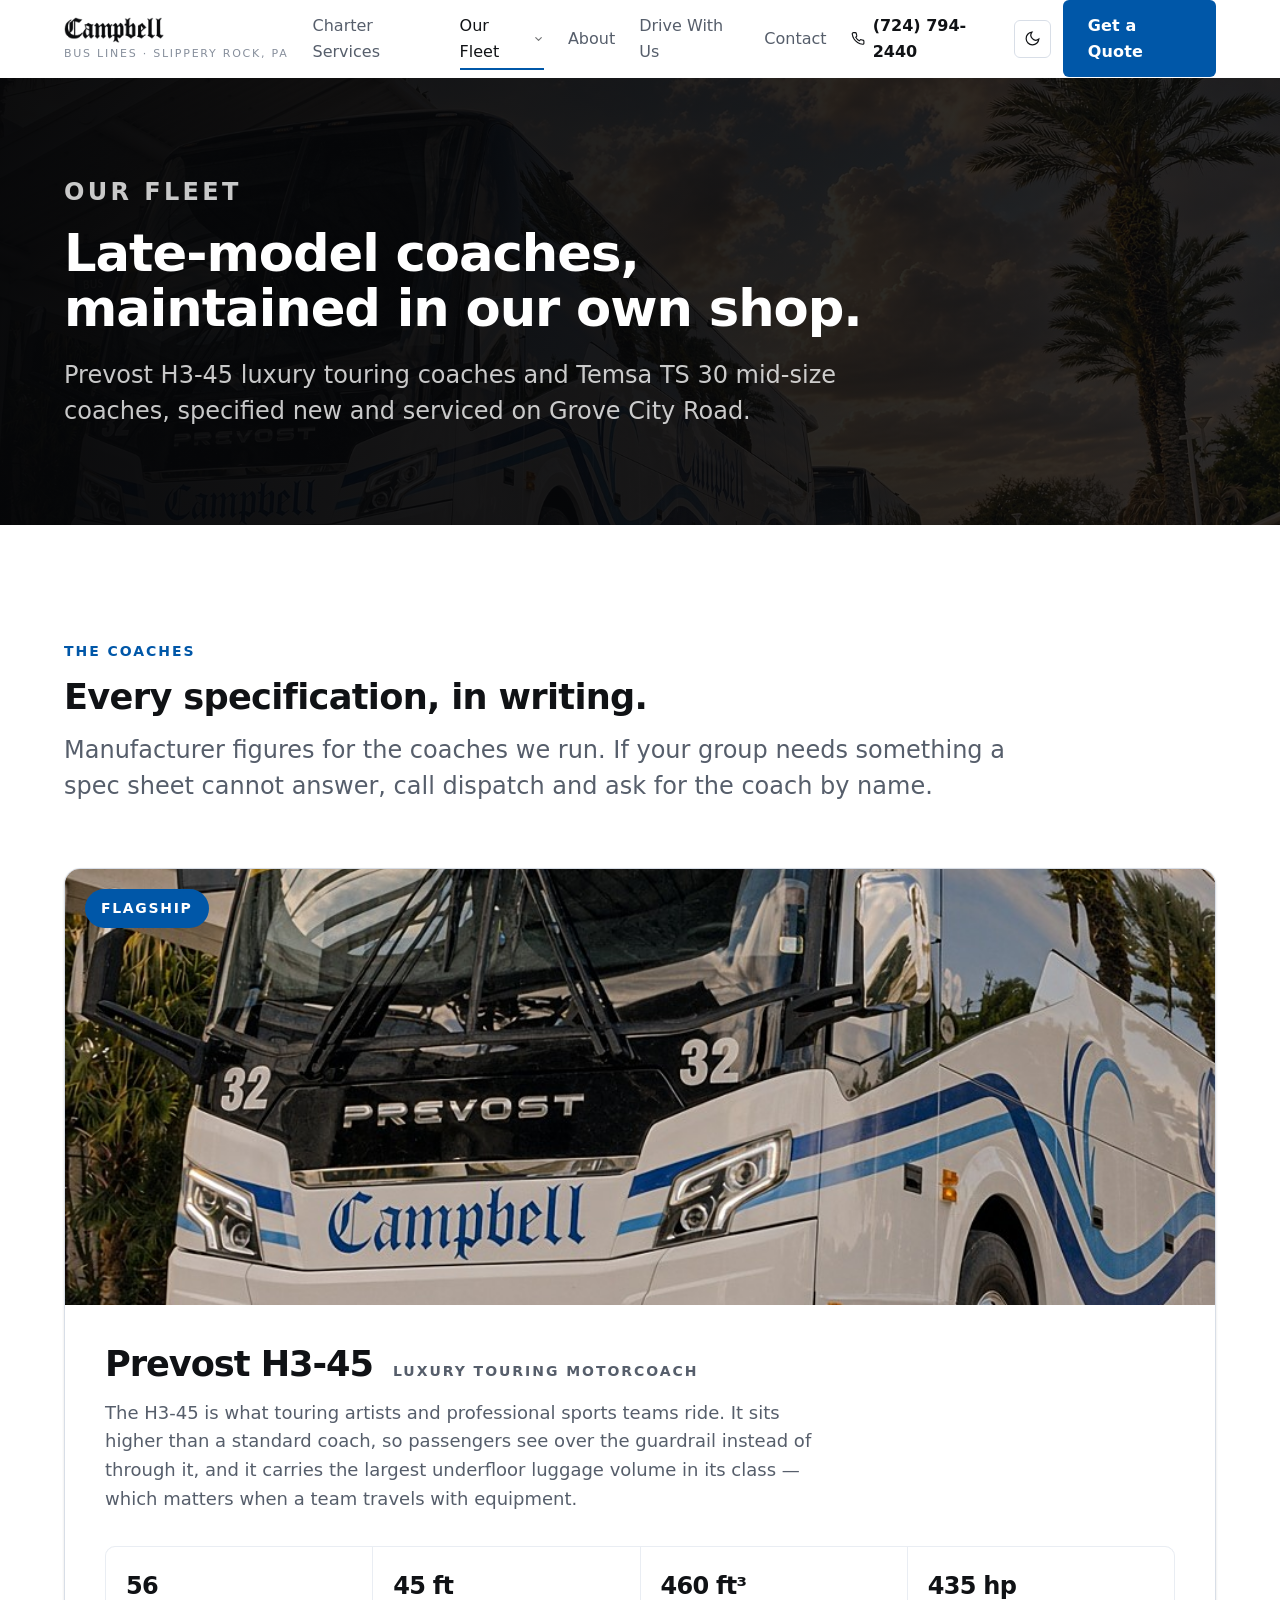
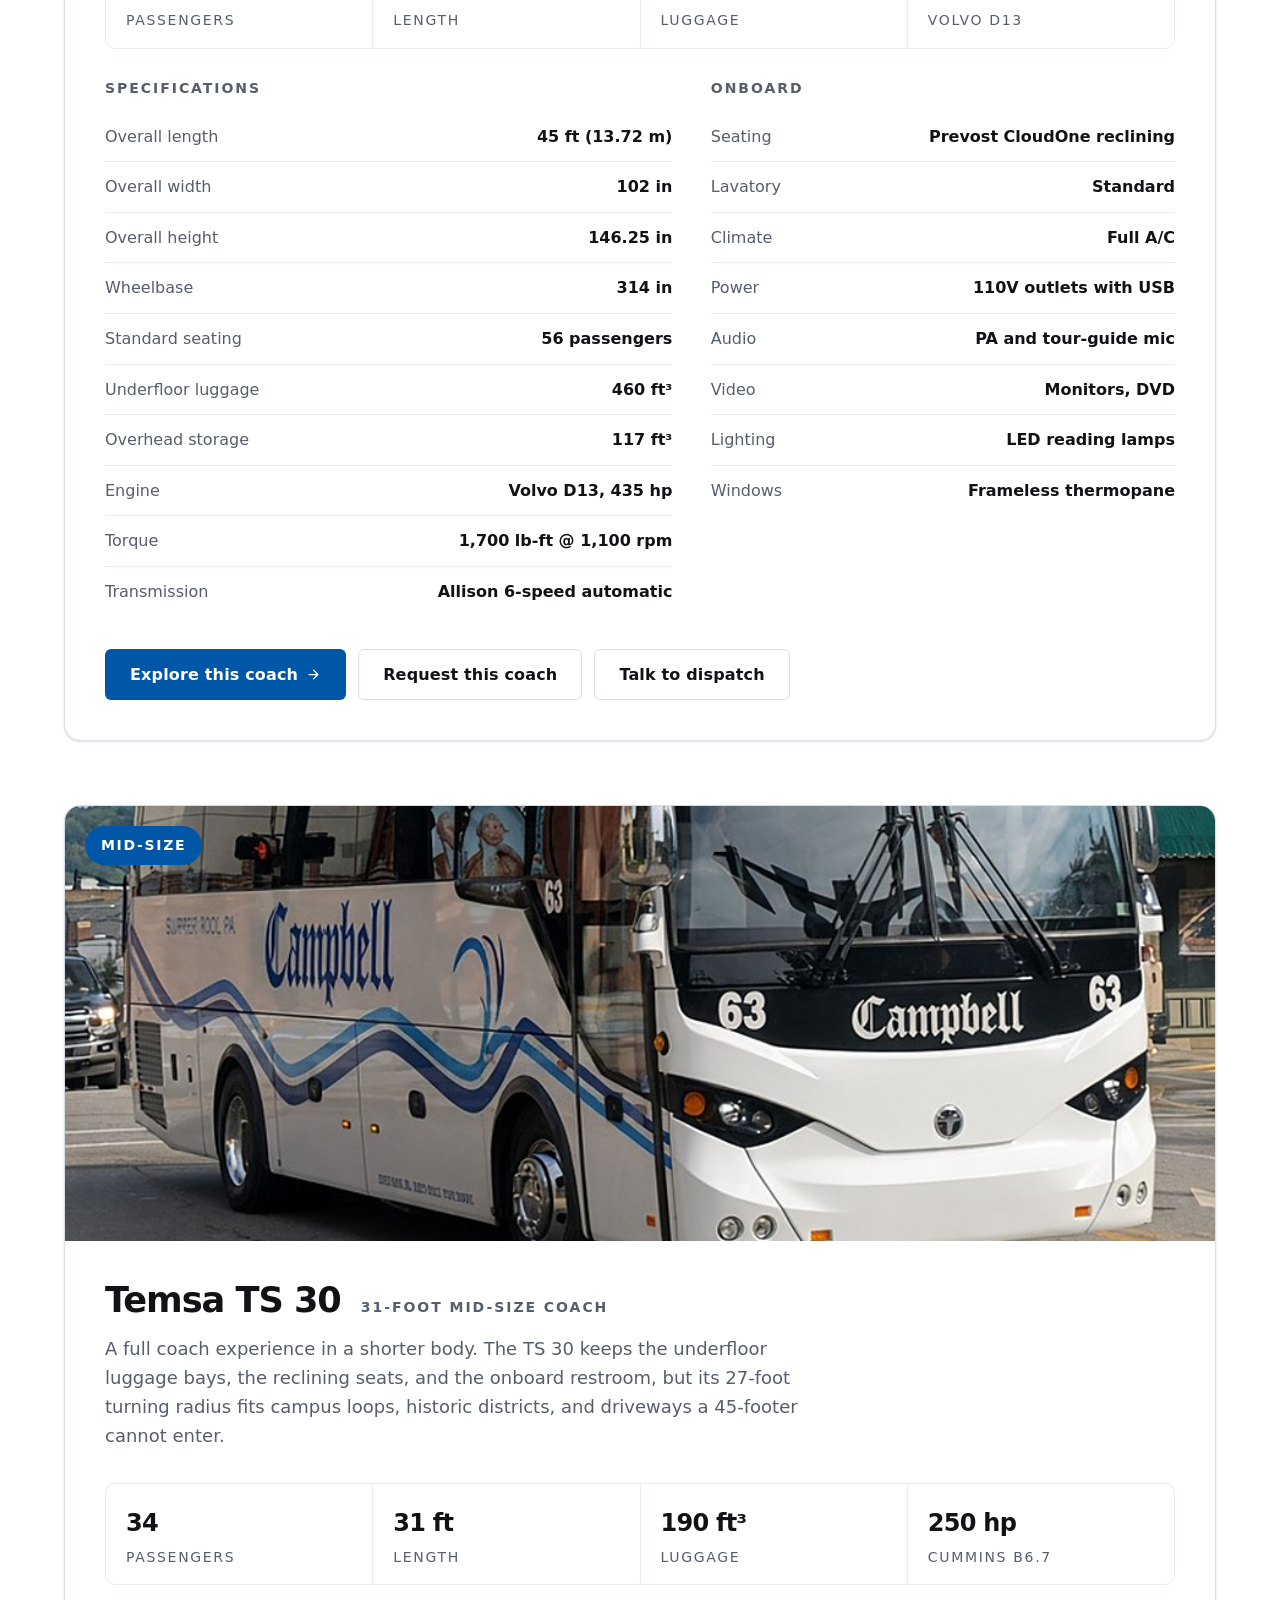
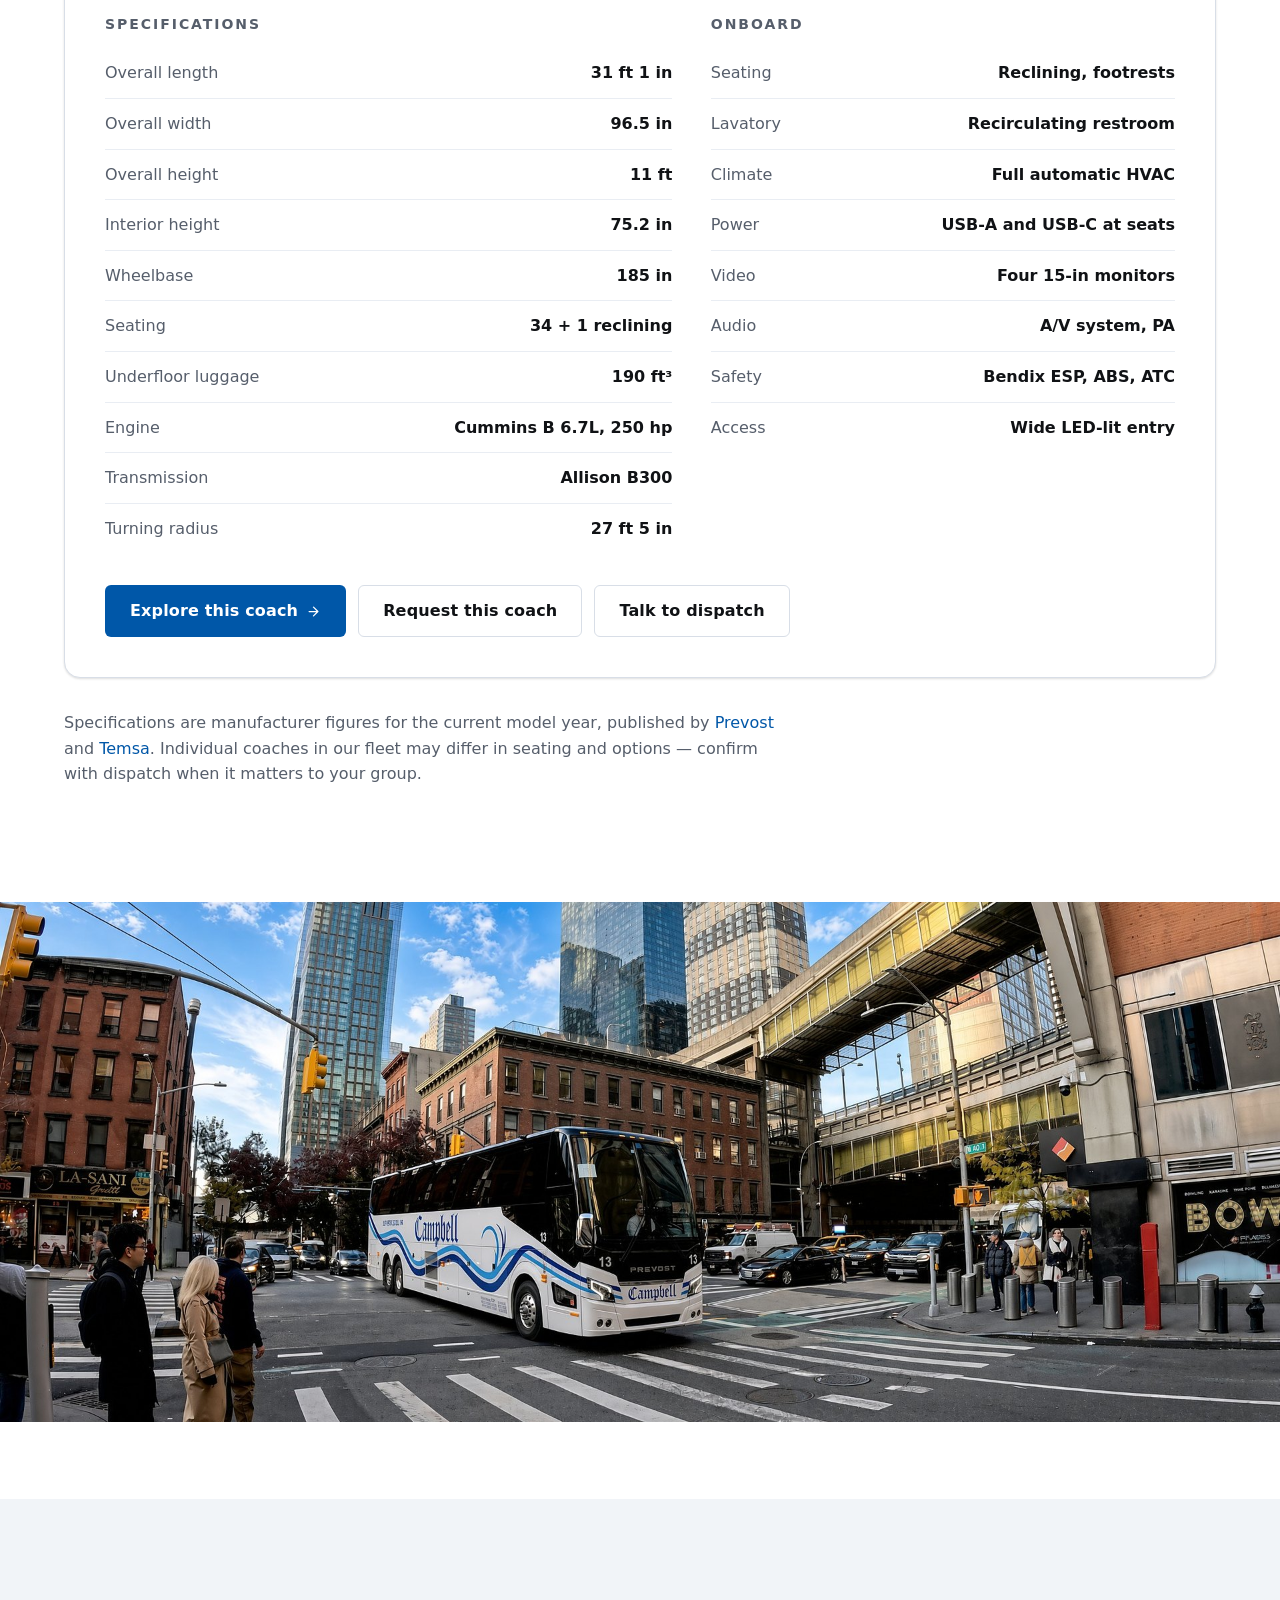
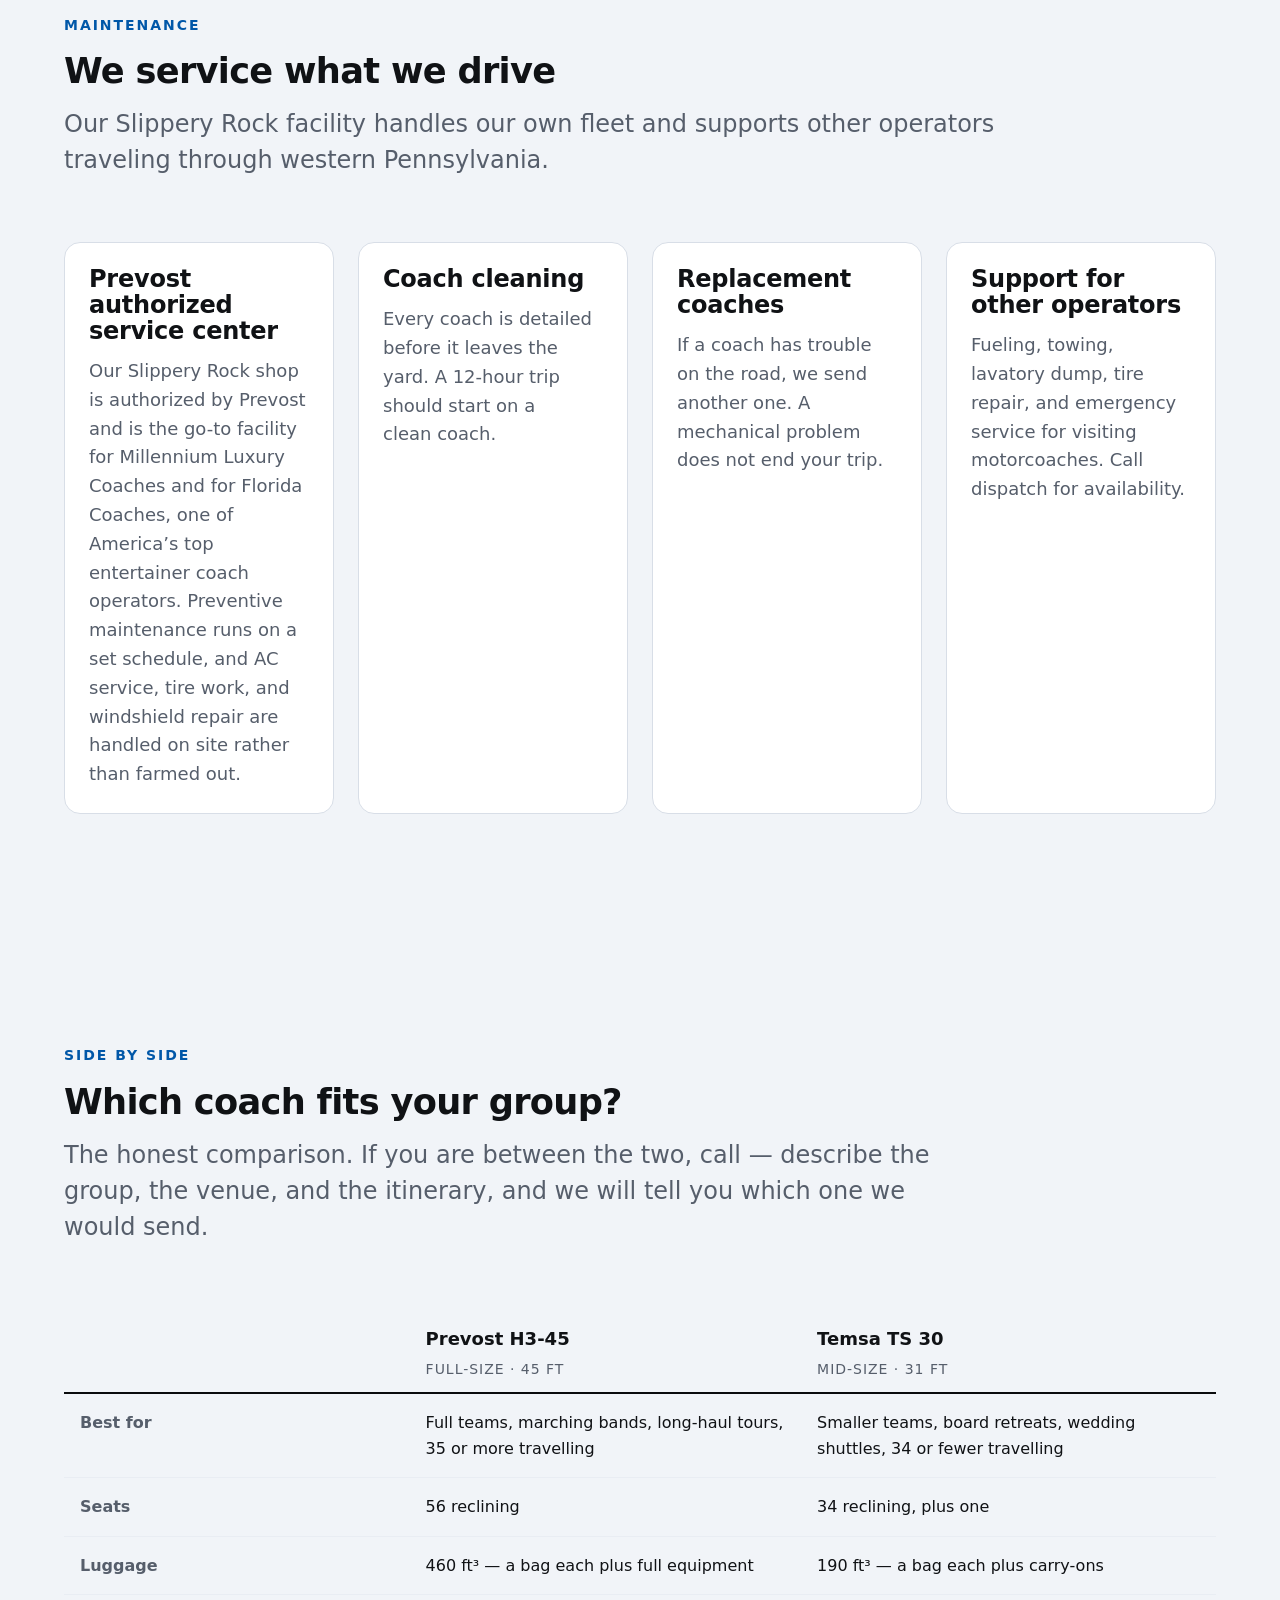
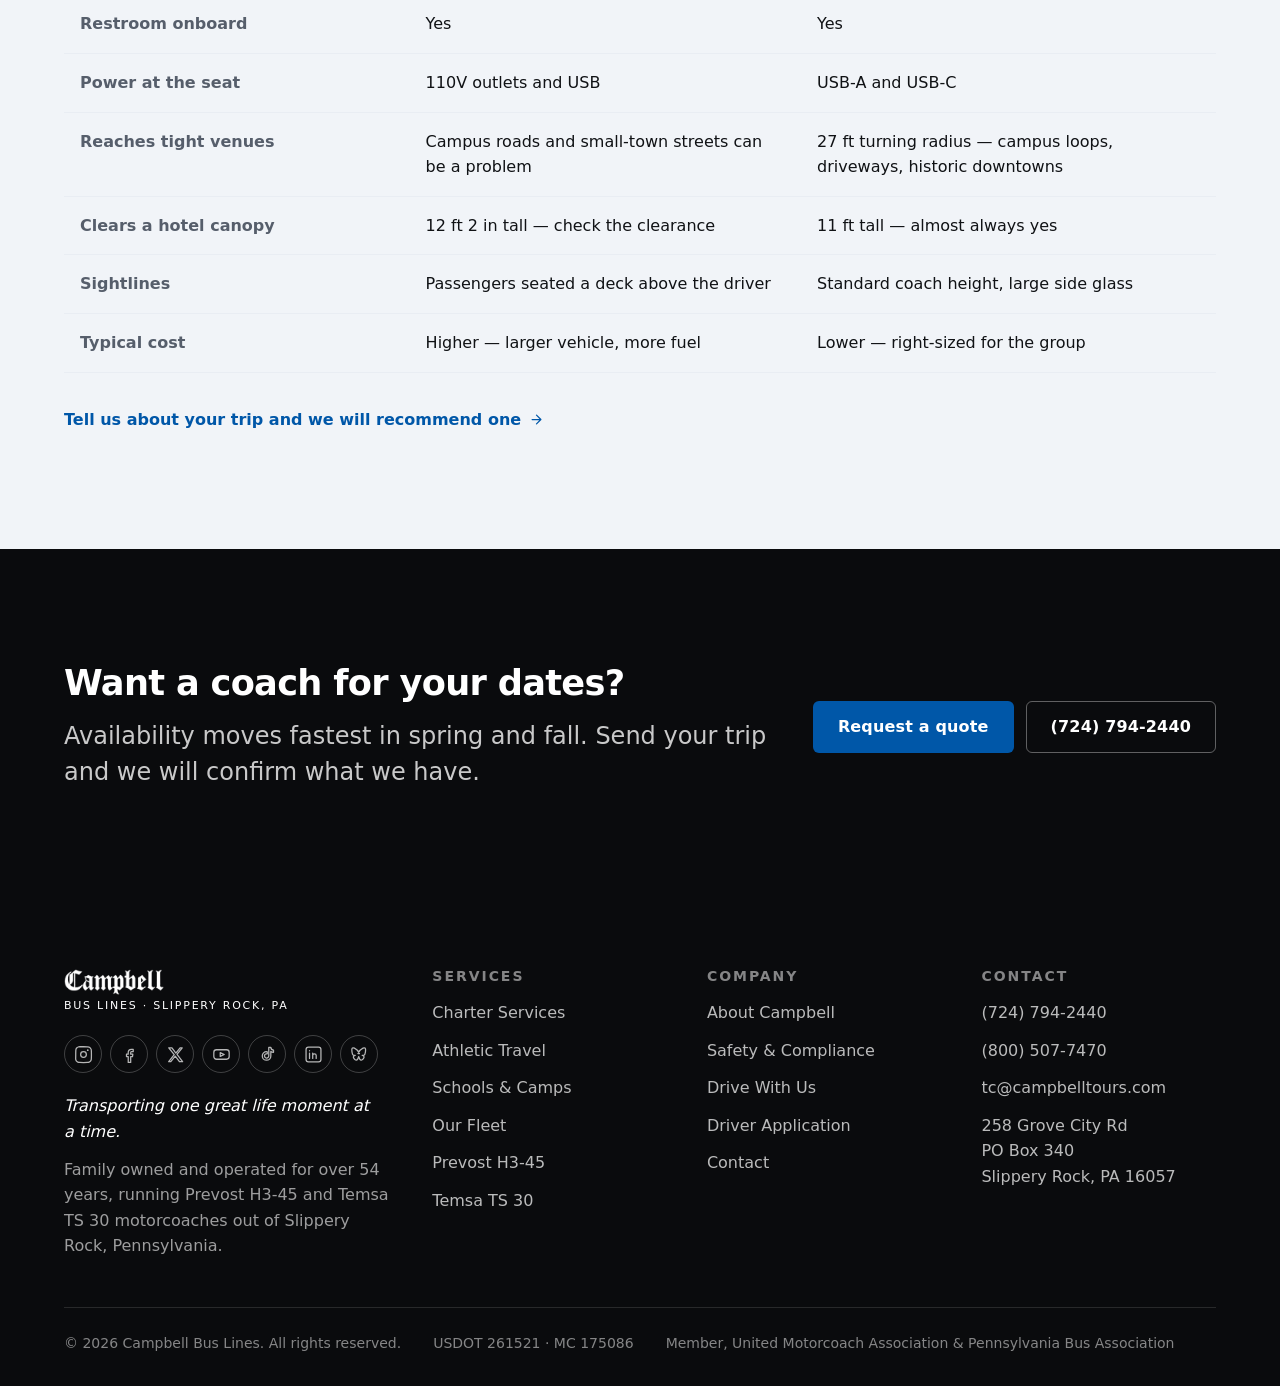
<file: site/fleet.html>
<!DOCTYPE html>
<html lang="en">
<head>
  <meta charset="utf-8">
  <meta name="viewport" content="width=device-width, initial-scale=1">
  <title>Our Motorcoach Fleet — Campbell Bus Lines</title>
  <meta name="description" content="Campbell Bus Lines runs Prevost H3-45 luxury touring coaches and Temsa TS 30 mid-size coaches with reclining seats, onboard restrooms, power at the seats, and in-house maintenance.">
  <meta property="og:title" content="Our Motorcoach Fleet — Campbell Bus Lines">
  <meta property="og:description" content="Campbell Bus Lines runs Prevost H3-45 luxury touring coaches and Temsa TS 30 mid-size coaches with reclining seats, onboard restrooms, power at the seats, and in-house maintenance.">
  <meta property="og:image" content="assets/hero-fleet-lineup.jpg">
  <meta property="og:type" content="website">
  <link rel="preconnect" href="https://api.fontshare.com" crossorigin>
  <link rel="stylesheet" href="https://api.fontshare.com/v2/css?f[]=cabinet-grotesk@700,800&f[]=satoshi@400,500,700&display=swap">
  <link rel="stylesheet" href="styles.css">
  <link rel="icon" href="favicon.svg" type="image/svg+xml">
  <script type="application/ld+json">
  {
    "@context": "https://schema.org",
    "@type": "LocalBusiness",
    "name": "Campbell Bus Lines",
    "description": "Family-owned charter bus and motorcoach company in Slippery Rock, PA, operating Prevost H3-45 and Temsa TS 30 motorcoaches.",
    "telephone": "+1-724-794-2440",
    "email": "tc@campbelltours.com",
    "url": "https://campbell-bus-lines.onrender.com",
    "address": {
      "@type": "PostalAddress",
      "streetAddress": "258 Grove City Rd",
      "addressLocality": "Slippery Rock",
      "addressRegion": "PA",
      "postalCode": "16057",
      "addressCountry": "US"
    },
    "areaServed": "United States and Canada"
  }
  </script>
</head>
<body>
  <header class="header">
    <div class="wrap header__inner">
      <a class="brand" href="index.html" aria-label="Campbell Bus Lines home">
        <span class="brand__text">
          <span class="brand__wordmark">
            <img class="brand__wm brand__wm--dark" src="assets/wordmark-dark.png" alt="Campbell" width="520" height="135">
            <img class="brand__wm brand__wm--light" src="assets/wordmark-light.png" alt="" width="520" height="135" aria-hidden="true">
          </span>
          <span class="brand__sub">Bus Lines &middot; Slippery Rock, PA</span>
        </span>
      </a>
      <nav class="nav" id="primary-nav" data-open="false" aria-label="Primary">
          <a href="charters.html">Charter Services</a>
          <div class="nav__group" data-nav-group>
            <a class="nav__group-link" href="fleet.html" aria-current="page">Our Fleet<svg class="nav__caret" width="12" height="12" viewBox="0 0 24 24" fill="none" stroke="currentColor" stroke-width="2.4" stroke-linecap="round" stroke-linejoin="round" aria-hidden="true"><path d="m6 9 6 6 6-6"/></svg></a>
            <div class="submenu">
              <a href="fleet.html" aria-current="page"><span class="submenu__name">Fleet overview</span><span class="submenu__meta">Both coaches, side by side</span></a>
              <a href="coach-h3-45.html"><span class="submenu__name">Prevost H3-45</span><span class="submenu__meta">45 ft &middot; 56 passengers</span></a>
              <a href="coach-ts-30.html"><span class="submenu__name">Temsa TS 30</span><span class="submenu__meta">31 ft &middot; 34 passengers</span></a>
            </div>
          </div>
          <a href="about.html">About</a>
          <a href="drivers.html">Drive With Us</a>
          <a href="contact.html">Contact</a>
          <a class="nav__quote" href="quote.html">Get a Quote</a>
      </nav>
      <div class="header__actions">
        <a class="header__phone" href="tel:+17247942440"><svg width="15" height="15" viewBox="0 0 24 24" fill="none" stroke="currentColor" stroke-width="1.9" stroke-linecap="round"><path d="M22 16.9v3a2 2 0 0 1-2.2 2 19.8 19.8 0 0 1-8.6-3.1 19.5 19.5 0 0 1-6-6A19.8 19.8 0 0 1 2.1 4.2 2 2 0 0 1 4.1 2h3a2 2 0 0 1 2 1.7c.1 1 .4 1.9.7 2.8a2 2 0 0 1-.4 2.1L8.1 9.9a16 16 0 0 0 6 6l1.3-1.3a2 2 0 0 1 2.1-.5c.9.4 1.8.6 2.8.7a2 2 0 0 1 1.7 2z"/></svg><span>(724) 794-2440</span></a>
        <button class="icon-btn" type="button" data-theme-toggle></button>
        <a class="btn btn--primary" href="quote.html">Get a Quote</a>
        <button class="icon-btn nav-toggle" type="button" data-nav-toggle aria-controls="primary-nav" aria-expanded="false" aria-label="Toggle navigation">
          <svg width="18" height="18" viewBox="0 0 24 24" fill="none" stroke="currentColor" stroke-width="2" stroke-linecap="round"><path d="M3 6h18M3 12h18M3 18h18"/></svg>
        </button>
      </div>
    </div>
  </header>
  <main>
    <section class="pagehead">
      <div class="pagehead__media"><img src="assets/fleet.jpg" alt="" width="1600" height="900"></div>
      <div class="wrap pagehead__inner">
        <p class="eyebrow">Our fleet</p>
        <h1>Late-model coaches, maintained in our own shop.</h1>
        <p>Prevost H3-45 luxury touring coaches and Temsa TS 30 mid-size coaches, specified new and serviced on Grove City Road.</p>
      </div>
    </section>

    <section class="section">
      <div class="wrap">
        <div class="section-head reveal">
          <p class="eyebrow">The coaches</p>
          <h2>Every specification, in writing.</h2>
          <p class="lede">Manufacturer figures for the coaches we run. If your group needs something a spec sheet cannot answer, call dispatch and ask for the coach by name.</p>
        </div>
        <div class="showroom">
          <article class="coach reveal">
          <div class="coach__media">
            <span class="coach__tag">Flagship</span>
            <picture>
                <source media="(max-width: 760px)" srcset="assets/coach-h345-mobile.jpg">
                <img src="assets/coach-h345.jpg" alt="A white Prevost H3-45 luxury touring motorcoach in Campbell Bus Lines livery" width="1600" height="1066" loading="lazy">
              </picture>
          </div>
          <div class="coach__body">
            <div class="coach__head">
              <h3 class="coach__name">Prevost H3-45</h3>
              <span class="coach__sub">Luxury touring motorcoach</span>
            </div>
            <p class="coach__lede">The H3-45 is what touring artists and professional sports teams ride. It sits higher than a standard coach, so passengers see over the guardrail instead of through it, and it carries the largest underfloor luggage volume in its class — which matters when a team travels with equipment.</p>
            <div class="coach__figures"><div class="figure"><div class="figure__num">56</div><div class="figure__label">Passengers</div></div><div class="figure"><div class="figure__num">45 ft</div><div class="figure__label">Length</div></div><div class="figure"><div class="figure__num">460 ft&sup3;</div><div class="figure__label">Luggage</div></div><div class="figure"><div class="figure__num">435 hp</div><div class="figure__label">Volvo D13</div></div></div>
            <div class="coach__grid">
              <div>
                <h4 style="font-size:var(--text-xs);text-transform:uppercase;letter-spacing:.14em;color:var(--color-text-muted);margin-bottom:var(--space-4);font-weight:600">Specifications</h4>
                <ul class="kv"><li><span class="k">Overall length</span><span class="v">45 ft (13.72 m)</span></li><li><span class="k">Overall width</span><span class="v">102 in</span></li><li><span class="k">Overall height</span><span class="v">146.25 in</span></li><li><span class="k">Wheelbase</span><span class="v">314 in</span></li><li><span class="k">Standard seating</span><span class="v">56 passengers</span></li><li><span class="k">Underfloor luggage</span><span class="v">460 ft&sup3;</span></li><li><span class="k">Overhead storage</span><span class="v">117 ft&sup3;</span></li><li><span class="k">Engine</span><span class="v">Volvo D13, 435 hp</span></li><li><span class="k">Torque</span><span class="v">1,700 lb-ft @ 1,100 rpm</span></li><li><span class="k">Transmission</span><span class="v">Allison 6-speed automatic</span></li></ul>
              </div>
              <div>
                <h4 style="font-size:var(--text-xs);text-transform:uppercase;letter-spacing:.14em;color:var(--color-text-muted);margin-bottom:var(--space-4);font-weight:600">Onboard</h4>
                <ul class="kv"><li><span class="k">Seating</span><span class="v">Prevost CloudOne reclining</span></li><li><span class="k">Lavatory</span><span class="v">Standard</span></li><li><span class="k">Climate</span><span class="v">Full A/C</span></li><li><span class="k">Power</span><span class="v">110V outlets with USB</span></li><li><span class="k">Audio</span><span class="v">PA and tour-guide mic</span></li><li><span class="k">Video</span><span class="v">Monitors, DVD</span></li><li><span class="k">Lighting</span><span class="v">LED reading lamps</span></li><li><span class="k">Windows</span><span class="v">Frameless thermopane</span></li></ul>
              </div>
            </div>
            <div class="coach__actions">
              <a class="btn btn--primary" href="coach-h3-45.html">Explore this coach <svg width="15" height="15" viewBox="0 0 24 24" fill="none" stroke="currentColor" stroke-width="2" stroke-linecap="round" stroke-linejoin="round"><path d="M5 12h13M12 5l7 7-7 7"/></svg></a>
              <a class="btn btn--ghost" href="quote.html">Request this coach</a>
              <a class="btn btn--ghost" href="tel:+17247942440">Talk to dispatch</a>
            </div>
          </div>
        </article>
          <article class="coach reveal">
          <div class="coach__media">
            <span class="coach__tag">Mid-size</span>
            <picture>
                <source media="(max-width: 760px)" srcset="assets/coach-ts30-mobile.jpg">
                <img src="assets/coach-ts30.jpg" alt="Campbell Bus Lines coach 63, a Temsa TS 30, on a small-town main street" width="1600" height="1066" loading="lazy">
              </picture>
          </div>
          <div class="coach__body">
            <div class="coach__head">
              <h3 class="coach__name">Temsa TS 30</h3>
              <span class="coach__sub">31-foot mid-size coach</span>
            </div>
            <p class="coach__lede">A full coach experience in a shorter body. The TS 30 keeps the underfloor luggage bays, the reclining seats, and the onboard restroom, but its 27-foot turning radius fits campus loops, historic districts, and driveways a 45-footer cannot enter.</p>
            <div class="coach__figures"><div class="figure"><div class="figure__num">34</div><div class="figure__label">Passengers</div></div><div class="figure"><div class="figure__num">31 ft</div><div class="figure__label">Length</div></div><div class="figure"><div class="figure__num">190 ft&sup3;</div><div class="figure__label">Luggage</div></div><div class="figure"><div class="figure__num">250 hp</div><div class="figure__label">Cummins B6.7</div></div></div>
            <div class="coach__grid">
              <div>
                <h4 style="font-size:var(--text-xs);text-transform:uppercase;letter-spacing:.14em;color:var(--color-text-muted);margin-bottom:var(--space-4);font-weight:600">Specifications</h4>
                <ul class="kv"><li><span class="k">Overall length</span><span class="v">31 ft 1 in</span></li><li><span class="k">Overall width</span><span class="v">96.5 in</span></li><li><span class="k">Overall height</span><span class="v">11 ft</span></li><li><span class="k">Interior height</span><span class="v">75.2 in</span></li><li><span class="k">Wheelbase</span><span class="v">185 in</span></li><li><span class="k">Seating</span><span class="v">34 + 1 reclining</span></li><li><span class="k">Underfloor luggage</span><span class="v">190 ft&sup3;</span></li><li><span class="k">Engine</span><span class="v">Cummins B 6.7L, 250 hp</span></li><li><span class="k">Transmission</span><span class="v">Allison B300</span></li><li><span class="k">Turning radius</span><span class="v">27 ft 5 in</span></li></ul>
              </div>
              <div>
                <h4 style="font-size:var(--text-xs);text-transform:uppercase;letter-spacing:.14em;color:var(--color-text-muted);margin-bottom:var(--space-4);font-weight:600">Onboard</h4>
                <ul class="kv"><li><span class="k">Seating</span><span class="v">Reclining, footrests</span></li><li><span class="k">Lavatory</span><span class="v">Recirculating restroom</span></li><li><span class="k">Climate</span><span class="v">Full automatic HVAC</span></li><li><span class="k">Power</span><span class="v">USB-A and USB-C at seats</span></li><li><span class="k">Video</span><span class="v">Four 15-in monitors</span></li><li><span class="k">Audio</span><span class="v">A/V system, PA</span></li><li><span class="k">Safety</span><span class="v">Bendix ESP, ABS, ATC</span></li><li><span class="k">Access</span><span class="v">Wide LED-lit entry</span></li></ul>
              </div>
            </div>
            <div class="coach__actions">
              <a class="btn btn--primary" href="coach-ts-30.html">Explore this coach <svg width="15" height="15" viewBox="0 0 24 24" fill="none" stroke="currentColor" stroke-width="2" stroke-linecap="round" stroke-linejoin="round"><path d="M5 12h13M12 5l7 7-7 7"/></svg></a>
              <a class="btn btn--ghost" href="quote.html">Request this coach</a>
              <a class="btn btn--ghost" href="tel:+17247942440">Talk to dispatch</a>
            </div>
          </div>
        </article>
        </div>
        <p style="margin-top:var(--space-8);font-size:var(--text-sm);color:var(--color-text-muted);max-width:70ch">Specifications are manufacturer figures for the current model year, published by <a href="https://prevostcar.com/h3-45-specification-sheet" target="_blank" rel="noopener noreferrer" style="color:var(--color-accent)">Prevost</a> and <a href="https://www.temsa.com/us/en/city/ts-30" target="_blank" rel="noopener noreferrer" style="color:var(--color-accent)">Temsa</a>. Individual coaches in our fleet may differ in seating and options — confirm with dispatch when it matters to your group.</p>
      </div>
    </section>

    <section class="section--tight" style="padding-top:0">
      <img src="assets/coach-city.jpg" alt="Campbell Bus Lines coach 13, a Prevost H3-45, crossing a Manhattan intersection" width="1920" height="822" loading="lazy" style="width:100%;height:clamp(260px,42vw,520px);object-fit:cover;object-position:50% 55%">
    </section>

    <section class="section" style="background:var(--color-surface-2)">
      <div class="wrap">
        <div class="section-head reveal">
          <p class="eyebrow">Maintenance</p>
          <h2>We service what we drive</h2>
          <p class="lede">Our Slippery Rock facility handles our own fleet and supports other operators traveling through western Pennsylvania.</p>
        </div>
        <div class="cards cards--quad">
          <article class="card reveal"><h3>Prevost authorized service center</h3><p>Our Slippery Rock shop is authorized by Prevost and is the go-to facility for Millennium Luxury Coaches and for Florida Coaches, one of America&rsquo;s top entertainer coach operators. Preventive maintenance runs on a set schedule, and AC service, tire work, and windshield repair are handled on site rather than farmed out.</p></article>
          <article class="card reveal"><h3>Coach cleaning</h3><p>Every coach is detailed before it leaves the yard. A 12-hour trip should start on a clean coach.</p></article>
          <article class="card reveal"><h3>Replacement coaches</h3><p>If a coach has trouble on the road, we send another one. A mechanical problem does not end your trip.</p></article>
          <article class="card reveal"><h3>Support for other operators</h3><p>Fueling, towing, lavatory dump, tire repair, and emergency service for visiting motorcoaches. Call dispatch for availability.</p></article>
        </div>
      </div>
    </section>

    <section class="section" style="background:var(--color-surface-2)">
      <div class="wrap">
        <div class="section-head reveal">
          <p class="eyebrow">Side by side</p>
          <h2>Which coach fits your group?</h2>
          <p class="lede">The honest comparison. If you are between the two, call &mdash; describe the group, the venue, and the itinerary, and we will tell you which one we would send.</p>
        </div>
        <p class="compare-hint reveal">Swipe to compare<svg width="15" height="15" viewBox="0 0 24 24" fill="none" stroke="currentColor" stroke-width="2.4" stroke-linecap="round" stroke-linejoin="round" aria-hidden="true"><path d="M5 12h14m-6-6 6 6-6 6"/></svg></p>
        <div class="compare-wrap reveal">
          <table class="compare">
            <thead>
              <tr>
                <th scope="col"></th>
                <th scope="col"><a href="coach-h3-45.html" style="color:inherit">Prevost H3-45</a><span>Full-size &middot; 45 ft</span></th>
                <th scope="col"><a href="coach-ts-30.html" style="color:inherit">Temsa TS 30</a><span>Mid-size &middot; 31 ft</span></th>
              </tr>
            </thead>
            <tbody>
              <tr><th scope="row">Best for</th><td>Full teams, marching bands, long-haul tours, 35 or more travelling</td><td>Smaller teams, board retreats, wedding shuttles, 34 or fewer travelling</td></tr><tr><th scope="row">Seats</th><td>56 reclining</td><td>34 reclining, plus one</td></tr><tr><th scope="row">Luggage</th><td>460 ft&sup3; &mdash; a bag each plus full equipment</td><td>190 ft&sup3; &mdash; a bag each plus carry-ons</td></tr><tr><th scope="row">Restroom onboard</th><td>Yes</td><td>Yes</td></tr><tr><th scope="row">Power at the seat</th><td>110V outlets and USB</td><td>USB-A and USB-C</td></tr><tr><th scope="row">Reaches tight venues</th><td>Campus roads and small-town streets can be a problem</td><td>27 ft turning radius &mdash; campus loops, driveways, historic downtowns</td></tr><tr><th scope="row">Clears a hotel canopy</th><td>12 ft 2 in tall &mdash; check the clearance</td><td>11 ft tall &mdash; almost always yes</td></tr><tr><th scope="row">Sightlines</th><td>Passengers seated a deck above the driver</td><td>Standard coach height, large side glass</td></tr><tr><th scope="row">Typical cost</th><td>Higher &mdash; larger vehicle, more fuel</td><td>Lower &mdash; right-sized for the group</td></tr>
            </tbody>
          </table>
        </div>
        <p style="margin-top:var(--space-8)"><a class="link-arrow" href="quote.html">Tell us about your trip and we will recommend one <svg width="15" height="15" viewBox="0 0 24 24" fill="none" stroke="currentColor" stroke-width="2" stroke-linecap="round" stroke-linejoin="round"><path d="M5 12h13M12 5l7 7-7 7"/></svg></a></p>
      </div>
    </section>

    <section class="section band" style="background:var(--color-ink)">
      <div class="wrap band__inner">
        <div>
          <h2 style="margin-bottom:var(--space-4)">Want a coach for your dates?</h2>
          <p class="lede">Availability moves fastest in spring and fall. Send your trip and we will confirm what we have.</p>
        </div>
        <div style="display:flex;flex-wrap:wrap;gap:var(--space-3)">
          <a class="btn btn--primary" href="quote.html">Request a quote</a>
          <a class="btn btn--on-dark" href="tel:+17247942440">(724) 794-2440</a>
        </div>
      </div>
    </section>
  </main>
  <footer class="footer">
    <div class="wrap">
      <div class="footer__grid">
        <div>
          <a class="brand" href="index.html" aria-label="Campbell Bus Lines home">
        <span class="brand__text">
          <span class="brand__wordmark">
            <img class="brand__wm brand__wm--dark" src="assets/wordmark-dark.png" alt="Campbell" width="520" height="135">
            <img class="brand__wm brand__wm--light" src="assets/wordmark-light.png" alt="" width="520" height="135" aria-hidden="true">
          </span>
          <span class="brand__sub">Bus Lines &middot; Slippery Rock, PA</span>
        </span>
      </a>
          <div class="social-row social-row--footer"><a class="social-link" href="https://www.instagram.com/campbellbuspa/" target="_blank" rel="noopener noreferrer" aria-label="Campbell Bus Lines on Instagram" title="Instagram"><svg width="19" height="19" viewBox="0 0 24 24" fill="none" stroke="currentColor" stroke-width="1.6" stroke-linecap="round" stroke-linejoin="round" aria-hidden="true"><path d="M12 2.2c3.2 0 3.6 0 4.9.07 1.2.05 1.8.25 2.2.42.6.23 1 .5 1.4 1 .5.4.8.8 1 1.4.2.4.4 1 .4 2.2.1 1.3.1 1.7.1 4.9s0 3.6-.1 4.9c0 1.2-.2 1.8-.4 2.2a3.7 3.7 0 0 1-1 1.4c-.4.5-.8.8-1.4 1-.4.2-1 .4-2.2.4-1.3.1-1.7.1-4.9.1s-3.6 0-4.9-.1c-1.2 0-1.8-.2-2.2-.4a3.7 3.7 0 0 1-1.4-1 3.7 3.7 0 0 1-1-1.4c-.2-.4-.4-1-.4-2.2C2.2 15.6 2.2 15.2 2.2 12s0-3.6.1-4.9c0-1.2.2-1.8.4-2.2a3.7 3.7 0 0 1 1-1.4c.4-.5.8-.8 1.4-1 .4-.2 1-.4 2.2-.4C8.4 2.2 8.8 2.2 12 2.2z"/><circle cx="12" cy="12" r="3.6"/><circle cx="17.4" cy="6.6" r="1.1" fill="currentColor" stroke="none"/></svg></a><a class="social-link" href="https://www.facebook.com/campbellbuspa" target="_blank" rel="noopener noreferrer" aria-label="Campbell Bus Lines on Facebook" title="Facebook"><svg width="19" height="19" viewBox="0 0 24 24" fill="none" stroke="currentColor" stroke-width="1.6" stroke-linecap="round" stroke-linejoin="round" aria-hidden="true"><path d="M14.5 8.5h2.2V5.6h-2.4c-2.4 0-3.9 1.5-3.9 4v2H8.2v3h2.2V22h3.1v-7.4h2.3l.4-3h-2.7v-1.7c0-.9.3-1.4 1-1.4z"/></svg></a><a class="social-link" href="https://x.com/campbellbuspa" target="_blank" rel="noopener noreferrer" aria-label="Campbell Bus Lines on X" title="X"><svg width="19" height="19" viewBox="0 0 24 24" fill="none" stroke="currentColor" stroke-width="1.6" stroke-linecap="round" stroke-linejoin="round" aria-hidden="true"><path d="M3.5 3.5h4l5 6.7 5.3-6.7h2.7l-6.6 8.3 7.1 9.2h-4l-5.3-7-5.6 7H3.4l7-8.8z"/></svg></a><a class="social-link" href="https://www.youtube.com/@campbellbuspa" target="_blank" rel="noopener noreferrer" aria-label="Campbell Bus Lines on YouTube" title="YouTube"><svg width="19" height="19" viewBox="0 0 24 24" fill="none" stroke="currentColor" stroke-width="1.6" stroke-linecap="round" stroke-linejoin="round" aria-hidden="true"><rect x="2.3" y="6" width="19.4" height="12" rx="3.4"/><path d="M10.4 9.6l5 2.4-5 2.4z"/></svg></a><a class="social-link" href="https://www.tiktok.com/@campbellbuspa" target="_blank" rel="noopener noreferrer" aria-label="Campbell Bus Lines on TikTok" title="TikTok"><svg width="19" height="19" viewBox="0 0 24 24" fill="none" stroke="currentColor" stroke-width="1.6" stroke-linecap="round" stroke-linejoin="round" aria-hidden="true"><path d="M13.6 3h2.6c.2 2 1.4 3.4 3.4 3.6v2.6c-1.3 0-2.5-.4-3.4-1.1v5.7a5.4 5.4 0 1 1-5.4-5.4c.3 0 .6 0 .9.1v2.7a2.7 2.7 0 1 0 1.9 2.6z"/></svg></a><a class="social-link" href="https://www.linkedin.com/company/campbell-bus-lines" target="_blank" rel="noopener noreferrer" aria-label="Campbell Bus Lines on LinkedIn" title="LinkedIn"><svg width="19" height="19" viewBox="0 0 24 24" fill="none" stroke="currentColor" stroke-width="1.6" stroke-linecap="round" stroke-linejoin="round" aria-hidden="true"><rect x="2.6" y="2.6" width="18.8" height="18.8" rx="3"/><path d="M7 10.4V17M7 7.2v.1M11 17v-3.6a2.2 2.2 0 0 1 4.4 0V17M11 10.4V17"/></svg></a><a class="social-link" href="https://bsky.app/profile/campbellbuspa.bsky.social" target="_blank" rel="noopener noreferrer" aria-label="Campbell Bus Lines on Bluesky" title="Bluesky"><svg width="19" height="19" viewBox="0 0 24 24" fill="none" stroke="currentColor" stroke-width="1.6" stroke-linecap="round" stroke-linejoin="round" aria-hidden="true"><path d="M12 10.8C10.9 8.7 8 4.9 5.6 3.9 3.2 2.9 2.3 4.2 2.3 6c0 1.5.6 4.9.9 5.6.6 1.4 2 1.8 3.4 1.6-2.3.4-3 1.9-1.7 3.7 1.3 1.8 3.4 3.2 4.6 1.2.5-.8 1-2.3 1.5-3.5.5 1.2 1 2.7 1.5 3.5 1.2 2 3.3.6 4.6-1.2 1.3-1.8.6-3.3-1.7-3.7 1.4.2 2.8-.2 3.4-1.6.3-.7.9-4.1.9-5.6 0-1.8-.9-3.1-3.3-2.1-2.4 1-5.3 4.8-6.4 6.9z"/></svg></a></div>
          <p class="muted" style="margin-top:var(--space-5);max-width:34ch;font-size:var(--text-sm);color:rgba(255,255,255,.6)">
            <em class="footer__tagline">Transporting one great life moment at a time.</em>
            Family owned and operated for over 54 years, running Prevost H3-45 and Temsa TS 30 motorcoaches out of Slippery Rock, Pennsylvania.
          </p>
        </div>
        <div>
          <h3>Services</h3>
          <ul>
            <li><a href="charters.html">Charter Services</a></li>
            <li><a href="charters.html#athletics">Athletic Travel</a></li>
            <li><a href="charters.html#schools">Schools &amp; Camps</a></li>
            <li><a href="fleet.html">Our Fleet</a></li>
            <li><a href="coach-h3-45.html">Prevost H3-45</a></li>
            <li><a href="coach-ts-30.html">Temsa TS 30</a></li>
          </ul>
        </div>
        <div>
          <h3>Company</h3>
          <ul>
            <li><a href="about.html">About Campbell</a></li>
            <li><a href="about.html#safety">Safety &amp; Compliance</a></li>
            <li><a href="drivers.html">Drive With Us</a></li>
            <li><a href="apply.html">Driver Application</a></li>
            <li><a href="contact.html">Contact</a></li>
          </ul>
        </div>
        <div>
          <h3>Contact</h3>
          <ul>
            <li><a href="tel:+17247942440">(724) 794-2440</a></li>
            <li><a href="tel:+18005077470">(800) 507-7470</a></li>
            <li><a href="mailto:tc@campbelltours.com">tc@campbelltours.com</a></li>
            <li>258 Grove City Rd<br>PO Box 340<br>Slippery Rock, PA 16057</li>
          </ul>
        </div>
      </div>
      <div class="footer__bottom">
        <span>&copy; 2026 Campbell Bus Lines. All rights reserved.</span>
        <span>USDOT 261521 &middot; MC 175086</span>
        <span>Member, United Motorcoach Association &amp; Pennsylvania Bus Association</span>
      </div>
    </div>
  </footer>
  <script src="main.js"></script>
</body>
</html>
</file>
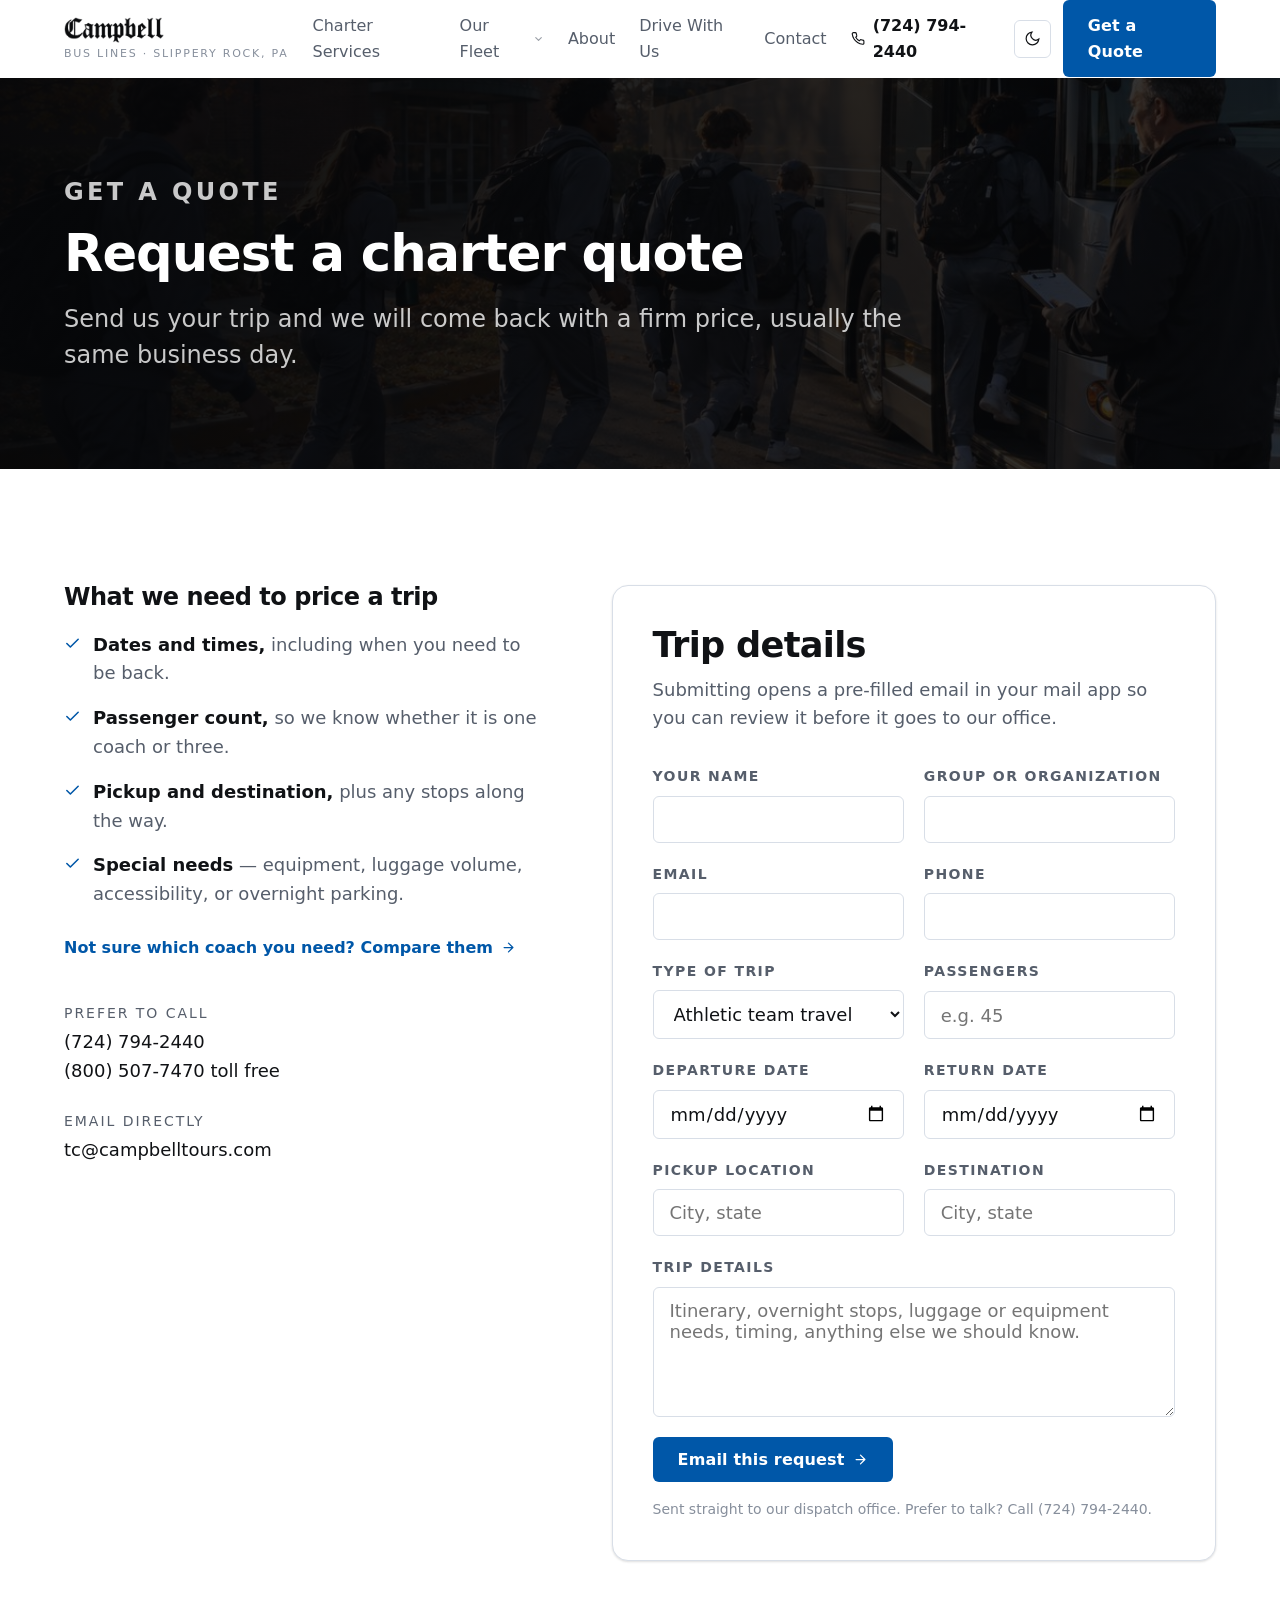
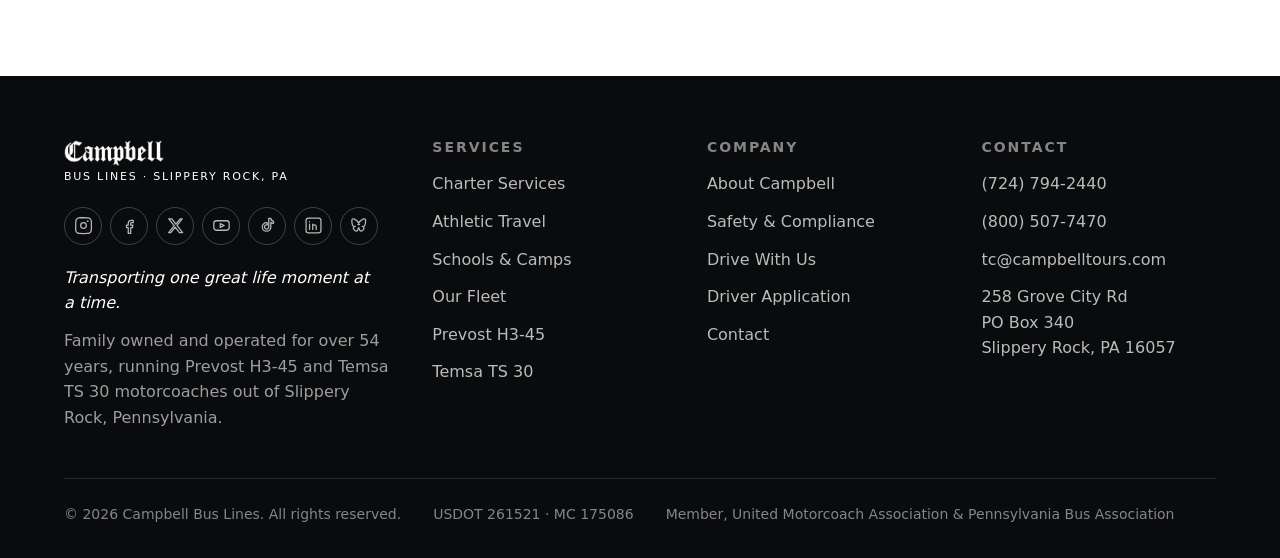
<file: site/quote.html>
<!DOCTYPE html>
<html lang="en">
<head>
  <meta charset="utf-8">
  <meta name="viewport" content="width=device-width, initial-scale=1">
  <title>Request a Charter Quote — Campbell Bus Lines</title>
  <meta name="description" content="Request a charter bus quote from Campbell Bus Lines in Slippery Rock, PA. Send your dates, headcount, and itinerary and get a firm price.">
  <meta property="og:title" content="Request a Charter Quote — Campbell Bus Lines">
  <meta property="og:description" content="Request a charter bus quote from Campbell Bus Lines in Slippery Rock, PA. Send your dates, headcount, and itinerary and get a firm price.">
  <meta property="og:image" content="assets/hero-fleet-lineup.jpg">
  <meta property="og:type" content="website">
  <link rel="preconnect" href="https://api.fontshare.com" crossorigin>
  <link rel="stylesheet" href="https://api.fontshare.com/v2/css?f[]=cabinet-grotesk@700,800&f[]=satoshi@400,500,700&display=swap">
  <link rel="stylesheet" href="styles.css">
  <link rel="icon" href="favicon.svg" type="image/svg+xml">
  <script type="application/ld+json">
  {
    "@context": "https://schema.org",
    "@type": "LocalBusiness",
    "name": "Campbell Bus Lines",
    "description": "Family-owned charter bus and motorcoach company in Slippery Rock, PA, operating Prevost H3-45 and Temsa TS 30 motorcoaches.",
    "telephone": "+1-724-794-2440",
    "email": "tc@campbelltours.com",
    "url": "https://campbell-bus-lines.onrender.com",
    "address": {
      "@type": "PostalAddress",
      "streetAddress": "258 Grove City Rd",
      "addressLocality": "Slippery Rock",
      "addressRegion": "PA",
      "postalCode": "16057",
      "addressCountry": "US"
    },
    "areaServed": "United States and Canada"
  }
  </script>
</head>
<body>
  <header class="header">
    <div class="wrap header__inner">
      <a class="brand" href="index.html" aria-label="Campbell Bus Lines home">
        <span class="brand__text">
          <span class="brand__wordmark">
            <img class="brand__wm brand__wm--dark" src="assets/wordmark-dark.png" alt="Campbell" width="520" height="135">
            <img class="brand__wm brand__wm--light" src="assets/wordmark-light.png" alt="" width="520" height="135" aria-hidden="true">
          </span>
          <span class="brand__sub">Bus Lines &middot; Slippery Rock, PA</span>
        </span>
      </a>
      <nav class="nav" id="primary-nav" data-open="false" aria-label="Primary">
          <a href="charters.html">Charter Services</a>
          <div class="nav__group" data-nav-group>
            <a class="nav__group-link" href="fleet.html">Our Fleet<svg class="nav__caret" width="12" height="12" viewBox="0 0 24 24" fill="none" stroke="currentColor" stroke-width="2.4" stroke-linecap="round" stroke-linejoin="round" aria-hidden="true"><path d="m6 9 6 6 6-6"/></svg></a>
            <div class="submenu">
              <a href="fleet.html"><span class="submenu__name">Fleet overview</span><span class="submenu__meta">Both coaches, side by side</span></a>
              <a href="coach-h3-45.html"><span class="submenu__name">Prevost H3-45</span><span class="submenu__meta">45 ft &middot; 56 passengers</span></a>
              <a href="coach-ts-30.html"><span class="submenu__name">Temsa TS 30</span><span class="submenu__meta">31 ft &middot; 34 passengers</span></a>
            </div>
          </div>
          <a href="about.html">About</a>
          <a href="drivers.html">Drive With Us</a>
          <a href="contact.html">Contact</a>
          <a class="nav__quote" href="quote.html">Get a Quote</a>
      </nav>
      <div class="header__actions">
        <a class="header__phone" href="tel:+17247942440"><svg width="15" height="15" viewBox="0 0 24 24" fill="none" stroke="currentColor" stroke-width="1.9" stroke-linecap="round"><path d="M22 16.9v3a2 2 0 0 1-2.2 2 19.8 19.8 0 0 1-8.6-3.1 19.5 19.5 0 0 1-6-6A19.8 19.8 0 0 1 2.1 4.2 2 2 0 0 1 4.1 2h3a2 2 0 0 1 2 1.7c.1 1 .4 1.9.7 2.8a2 2 0 0 1-.4 2.1L8.1 9.9a16 16 0 0 0 6 6l1.3-1.3a2 2 0 0 1 2.1-.5c.9.4 1.8.6 2.8.7a2 2 0 0 1 1.7 2z"/></svg><span>(724) 794-2440</span></a>
        <button class="icon-btn" type="button" data-theme-toggle></button>
        <a class="btn btn--primary" href="quote.html">Get a Quote</a>
        <button class="icon-btn nav-toggle" type="button" data-nav-toggle aria-controls="primary-nav" aria-expanded="false" aria-label="Toggle navigation">
          <svg width="18" height="18" viewBox="0 0 24 24" fill="none" stroke="currentColor" stroke-width="2" stroke-linecap="round"><path d="M3 6h18M3 12h18M3 18h18"/></svg>
        </button>
      </div>
    </div>
  </header>
  <main>
    <section class="pagehead">
      <div class="pagehead__media"><img src="assets/groups.jpg" alt="" width="1200" height="900"></div>
      <div class="wrap pagehead__inner">
        <p class="eyebrow">Get a quote</p>
        <h1>Request a charter quote</h1>
        <p>Send us your trip and we will come back with a firm price, usually the same business day.</p>
      </div>
    </section>

    <section class="section">
      <div class="wrap contact-grid">
        <div class="reveal">
          <h2 style="font-size:var(--text-lg);font-family:var(--font-body);margin-bottom:var(--space-5)">What we need to price a trip</h2>
          <ul class="checklist" style="margin-bottom:var(--space-10)">
            <li><svg width="17" height="17" viewBox="0 0 24 24" fill="none" stroke="currentColor" stroke-width="2.2" stroke-linecap="round" stroke-linejoin="round"><path d="M20 6 9 17l-5-5"/></svg><span><strong>Dates and times,</strong> including when you need to be back.</span></li>
            <li><svg width="17" height="17" viewBox="0 0 24 24" fill="none" stroke="currentColor" stroke-width="2.2" stroke-linecap="round" stroke-linejoin="round"><path d="M20 6 9 17l-5-5"/></svg><span><strong>Passenger count,</strong> so we know whether it is one coach or three.</span></li>
            <li><svg width="17" height="17" viewBox="0 0 24 24" fill="none" stroke="currentColor" stroke-width="2.2" stroke-linecap="round" stroke-linejoin="round"><path d="M20 6 9 17l-5-5"/></svg><span><strong>Pickup and destination,</strong> plus any stops along the way.</span></li>
            <li><svg width="17" height="17" viewBox="0 0 24 24" fill="none" stroke="currentColor" stroke-width="2.2" stroke-linecap="round" stroke-linejoin="round"><path d="M20 6 9 17l-5-5"/></svg><span><strong>Special needs</strong> — equipment, luggage volume, accessibility, or overnight parking.</span></li>
          </ul>
          <p style="margin:calc(var(--space-10) * -1 + var(--space-6)) 0 var(--space-10)"><a class="link-arrow" href="fleet.html">Not sure which coach you need? Compare them <svg width="15" height="15" viewBox="0 0 24 24" fill="none" stroke="currentColor" stroke-width="2" stroke-linecap="round" stroke-linejoin="round"><path d="M5 12h13M12 5l7 7-7 7"/></svg></a></p>
          <dl class="contact-list">
            <div><dt>Prefer to call</dt><dd><a href="tel:+17247942440">(724) 794-2440</a><br><a href="tel:+18005077470">(800) 507-7470</a> toll free</dd></div>
            <div><dt>Email directly</dt><dd><a href="mailto:tc@campbelltours.com">tc@campbelltours.com</a></dd></div>
          </dl>
        </div>
              <div class="panel reveal">
        <h2 style="font-size:var(--text-xl);margin-bottom:var(--space-3)">Trip details</h2>
        <p class="muted" style="margin-bottom:var(--space-8);max-width:52ch">Submitting opens a pre-filled email in your mail app so you can review it before it goes to our office.</p>
        <form class="form" data-quote-form data-kind="Charter quote request" data-endpoint="https://formspree.io/f/xkjgnqqe" novalidate>
          <input type="text" name="_gotcha" tabindex="-1" autocomplete="off" aria-hidden="true" style="position:absolute;left:-9999px;width:1px;height:1px;opacity:0">
          <div class="form__row">
            <div class="field">
              <label for="q-name">Your name</label>
              <input id="q-name" name="name" type="text" autocomplete="name" required>
            </div>
            <div class="field">
              <label for="q-org">Group or organization</label>
              <input id="q-org" name="organization" type="text" autocomplete="organization">
            </div>
          </div>
          <div class="form__row">
            <div class="field">
              <label for="q-email">Email</label>
              <input id="q-email" name="email" type="email" autocomplete="email" required>
            </div>
            <div class="field">
              <label for="q-phone">Phone</label>
              <input id="q-phone" name="phone" type="tel" autocomplete="tel" required>
            </div>
          </div>
          <div class="form__row">
            <div class="field">
              <label for="q-type">Type of trip</label>
              <select id="q-type" name="trip_type">
                <option>Athletic team travel</option>
                <option>School or student group</option>
                <option>Summer camp transportation</option>
                <option>Corporate or employee shuttle</option>
                <option>Church or community group</option>
                <option>Multi-day tour</option>
                <option>Wedding or private event</option>
                <option>Other</option>
              </select>
            </div>
            <div class="field">
              <label for="q-pax">Passengers</label>
              <input id="q-pax" name="passengers" type="number" min="1" max="600" placeholder="e.g. 45">
            </div>
          </div>
          <div class="form__row">
            <div class="field">
              <label for="q-depart">Departure date</label>
              <input id="q-depart" name="depart_date" type="date">
            </div>
            <div class="field">
              <label for="q-return">Return date</label>
              <input id="q-return" name="return_date" type="date">
            </div>
          </div>
          <div class="form__row">
            <div class="field">
              <label for="q-origin">Pickup location</label>
              <input id="q-origin" name="origin" type="text" placeholder="City, state">
            </div>
            <div class="field">
              <label for="q-dest">Destination</label>
              <input id="q-dest" name="destination" type="text" placeholder="City, state">
            </div>
          </div>
          <div class="field">
            <label for="q-details">Trip details</label>
            <textarea id="q-details" name="details" placeholder="Itinerary, overnight stops, luggage or equipment needs, timing, anything else we should know."></textarea>
          </div>
          <div class="form-status" role="status" aria-live="polite"></div>
          <div style="display:flex;flex-wrap:wrap;gap:var(--space-4);align-items:center">
            <button class="btn btn--primary" type="submit">Email this request <svg width="15" height="15" viewBox="0 0 24 24" fill="none" stroke="currentColor" stroke-width="2" stroke-linecap="round" stroke-linejoin="round"><path d="M5 12h13M12 5l7 7-7 7"/></svg></button>
            <span class="form__note">Sent straight to our dispatch office. Prefer to talk? Call (724) 794-2440.</span>
          </div>
        </form>
      </div>
      </div>
    </section>
  </main>
  <footer class="footer">
    <div class="wrap">
      <div class="footer__grid">
        <div>
          <a class="brand" href="index.html" aria-label="Campbell Bus Lines home">
        <span class="brand__text">
          <span class="brand__wordmark">
            <img class="brand__wm brand__wm--dark" src="assets/wordmark-dark.png" alt="Campbell" width="520" height="135">
            <img class="brand__wm brand__wm--light" src="assets/wordmark-light.png" alt="" width="520" height="135" aria-hidden="true">
          </span>
          <span class="brand__sub">Bus Lines &middot; Slippery Rock, PA</span>
        </span>
      </a>
          <div class="social-row social-row--footer"><a class="social-link" href="https://www.instagram.com/campbellbuspa/" target="_blank" rel="noopener noreferrer" aria-label="Campbell Bus Lines on Instagram" title="Instagram"><svg width="19" height="19" viewBox="0 0 24 24" fill="none" stroke="currentColor" stroke-width="1.6" stroke-linecap="round" stroke-linejoin="round" aria-hidden="true"><path d="M12 2.2c3.2 0 3.6 0 4.9.07 1.2.05 1.8.25 2.2.42.6.23 1 .5 1.4 1 .5.4.8.8 1 1.4.2.4.4 1 .4 2.2.1 1.3.1 1.7.1 4.9s0 3.6-.1 4.9c0 1.2-.2 1.8-.4 2.2a3.7 3.7 0 0 1-1 1.4c-.4.5-.8.8-1.4 1-.4.2-1 .4-2.2.4-1.3.1-1.7.1-4.9.1s-3.6 0-4.9-.1c-1.2 0-1.8-.2-2.2-.4a3.7 3.7 0 0 1-1.4-1 3.7 3.7 0 0 1-1-1.4c-.2-.4-.4-1-.4-2.2C2.2 15.6 2.2 15.2 2.2 12s0-3.6.1-4.9c0-1.2.2-1.8.4-2.2a3.7 3.7 0 0 1 1-1.4c.4-.5.8-.8 1.4-1 .4-.2 1-.4 2.2-.4C8.4 2.2 8.8 2.2 12 2.2z"/><circle cx="12" cy="12" r="3.6"/><circle cx="17.4" cy="6.6" r="1.1" fill="currentColor" stroke="none"/></svg></a><a class="social-link" href="https://www.facebook.com/campbellbuspa" target="_blank" rel="noopener noreferrer" aria-label="Campbell Bus Lines on Facebook" title="Facebook"><svg width="19" height="19" viewBox="0 0 24 24" fill="none" stroke="currentColor" stroke-width="1.6" stroke-linecap="round" stroke-linejoin="round" aria-hidden="true"><path d="M14.5 8.5h2.2V5.6h-2.4c-2.4 0-3.9 1.5-3.9 4v2H8.2v3h2.2V22h3.1v-7.4h2.3l.4-3h-2.7v-1.7c0-.9.3-1.4 1-1.4z"/></svg></a><a class="social-link" href="https://x.com/campbellbuspa" target="_blank" rel="noopener noreferrer" aria-label="Campbell Bus Lines on X" title="X"><svg width="19" height="19" viewBox="0 0 24 24" fill="none" stroke="currentColor" stroke-width="1.6" stroke-linecap="round" stroke-linejoin="round" aria-hidden="true"><path d="M3.5 3.5h4l5 6.7 5.3-6.7h2.7l-6.6 8.3 7.1 9.2h-4l-5.3-7-5.6 7H3.4l7-8.8z"/></svg></a><a class="social-link" href="https://www.youtube.com/@campbellbuspa" target="_blank" rel="noopener noreferrer" aria-label="Campbell Bus Lines on YouTube" title="YouTube"><svg width="19" height="19" viewBox="0 0 24 24" fill="none" stroke="currentColor" stroke-width="1.6" stroke-linecap="round" stroke-linejoin="round" aria-hidden="true"><rect x="2.3" y="6" width="19.4" height="12" rx="3.4"/><path d="M10.4 9.6l5 2.4-5 2.4z"/></svg></a><a class="social-link" href="https://www.tiktok.com/@campbellbuspa" target="_blank" rel="noopener noreferrer" aria-label="Campbell Bus Lines on TikTok" title="TikTok"><svg width="19" height="19" viewBox="0 0 24 24" fill="none" stroke="currentColor" stroke-width="1.6" stroke-linecap="round" stroke-linejoin="round" aria-hidden="true"><path d="M13.6 3h2.6c.2 2 1.4 3.4 3.4 3.6v2.6c-1.3 0-2.5-.4-3.4-1.1v5.7a5.4 5.4 0 1 1-5.4-5.4c.3 0 .6 0 .9.1v2.7a2.7 2.7 0 1 0 1.9 2.6z"/></svg></a><a class="social-link" href="https://www.linkedin.com/company/campbell-bus-lines" target="_blank" rel="noopener noreferrer" aria-label="Campbell Bus Lines on LinkedIn" title="LinkedIn"><svg width="19" height="19" viewBox="0 0 24 24" fill="none" stroke="currentColor" stroke-width="1.6" stroke-linecap="round" stroke-linejoin="round" aria-hidden="true"><rect x="2.6" y="2.6" width="18.8" height="18.8" rx="3"/><path d="M7 10.4V17M7 7.2v.1M11 17v-3.6a2.2 2.2 0 0 1 4.4 0V17M11 10.4V17"/></svg></a><a class="social-link" href="https://bsky.app/profile/campbellbuspa.bsky.social" target="_blank" rel="noopener noreferrer" aria-label="Campbell Bus Lines on Bluesky" title="Bluesky"><svg width="19" height="19" viewBox="0 0 24 24" fill="none" stroke="currentColor" stroke-width="1.6" stroke-linecap="round" stroke-linejoin="round" aria-hidden="true"><path d="M12 10.8C10.9 8.7 8 4.9 5.6 3.9 3.2 2.9 2.3 4.2 2.3 6c0 1.5.6 4.9.9 5.6.6 1.4 2 1.8 3.4 1.6-2.3.4-3 1.9-1.7 3.7 1.3 1.8 3.4 3.2 4.6 1.2.5-.8 1-2.3 1.5-3.5.5 1.2 1 2.7 1.5 3.5 1.2 2 3.3.6 4.6-1.2 1.3-1.8.6-3.3-1.7-3.7 1.4.2 2.8-.2 3.4-1.6.3-.7.9-4.1.9-5.6 0-1.8-.9-3.1-3.3-2.1-2.4 1-5.3 4.8-6.4 6.9z"/></svg></a></div>
          <p class="muted" style="margin-top:var(--space-5);max-width:34ch;font-size:var(--text-sm);color:rgba(255,255,255,.6)">
            <em class="footer__tagline">Transporting one great life moment at a time.</em>
            Family owned and operated for over 54 years, running Prevost H3-45 and Temsa TS 30 motorcoaches out of Slippery Rock, Pennsylvania.
          </p>
        </div>
        <div>
          <h3>Services</h3>
          <ul>
            <li><a href="charters.html">Charter Services</a></li>
            <li><a href="charters.html#athletics">Athletic Travel</a></li>
            <li><a href="charters.html#schools">Schools &amp; Camps</a></li>
            <li><a href="fleet.html">Our Fleet</a></li>
            <li><a href="coach-h3-45.html">Prevost H3-45</a></li>
            <li><a href="coach-ts-30.html">Temsa TS 30</a></li>
          </ul>
        </div>
        <div>
          <h3>Company</h3>
          <ul>
            <li><a href="about.html">About Campbell</a></li>
            <li><a href="about.html#safety">Safety &amp; Compliance</a></li>
            <li><a href="drivers.html">Drive With Us</a></li>
            <li><a href="apply.html">Driver Application</a></li>
            <li><a href="contact.html">Contact</a></li>
          </ul>
        </div>
        <div>
          <h3>Contact</h3>
          <ul>
            <li><a href="tel:+17247942440">(724) 794-2440</a></li>
            <li><a href="tel:+18005077470">(800) 507-7470</a></li>
            <li><a href="mailto:tc@campbelltours.com">tc@campbelltours.com</a></li>
            <li>258 Grove City Rd<br>PO Box 340<br>Slippery Rock, PA 16057</li>
          </ul>
        </div>
      </div>
      <div class="footer__bottom">
        <span>&copy; 2026 Campbell Bus Lines. All rights reserved.</span>
        <span>USDOT 261521 &middot; MC 175086</span>
        <span>Member, United Motorcoach Association &amp; Pennsylvania Bus Association</span>
      </div>
    </div>
  </footer>
  <script src="main.js"></script>
</body>
</html>
</file>
<file: site/styles.css>
/* Campbell Bus Lines — design tokens + base */
:root {
  --text-xs: clamp(0.75rem, 0.7rem + 0.25vw, 0.875rem);
  --text-sm: clamp(0.875rem, 0.8rem + 0.35vw, 1rem);
  --text-base: clamp(1rem, 0.95rem + 0.25vw, 1.125rem);
  --text-lg: clamp(1.125rem, 1rem + 0.75vw, 1.5rem);
  --text-xl: clamp(1.5rem, 1.2rem + 1.25vw, 2.25rem);
  --text-2xl: clamp(2rem, 1.2rem + 2.5vw, 3.5rem);
  --text-3xl: clamp(2.5rem, 1rem + 4vw, 4.5rem);

  --space-1: .25rem; --space-2: .5rem; --space-3: .75rem; --space-4: 1rem;
  --space-5: 1.25rem; --space-6: 1.5rem; --space-8: 2rem; --space-10: 2.5rem;
  --space-12: 3rem; --space-16: 4rem; --space-20: 5rem; --space-24: 6rem; --space-32: 8rem;

  --radius-sm: .375rem; --radius-md: .625rem; --radius-lg: 1rem;
  --font-display: 'Cabinet Grotesk', 'Satoshi', system-ui, sans-serif;
  --font-body: 'Satoshi', 'Inter', system-ui, sans-serif;
  --maxw: 1200px;
  --ease: cubic-bezier(.16,1,.3,1);
}

:root, [data-theme='light'] {
  /* Livery palette: PREV 000 white body, MIX 571 black, 3M Olympic Blue 220-57 */
  --color-bg: #ffffff;
  --color-surface: #ffffff;
  --color-surface-2: #f1f4f8;
  --color-surface-offset: #e7ecf3;
  --color-ink: #0a0b0d;          /* coach black, MIX 571 */
  --color-ink-2: #16181c;
  --color-text: #101215;
  --color-text-muted: #565e6b;
  --color-text-faint: #878f9c;
  --color-text-inverse: #ffffff;
  --color-border: #d8dee7;
  --color-divider: #e9edf3;
  --color-accent: #0057a8;       /* Olympic Blue */
  --color-accent-hover: #00457f;
  --color-accent-soft: #e4eef9;
  --shadow-sm: 0 1px 2px rgba(10,11,13,.08), 0 1px 3px rgba(10,11,13,.06);
  --shadow-md: 0 8px 24px -8px rgba(10,11,13,.16);
  --shadow-lg: 0 24px 60px -20px rgba(10,11,13,.26);
}

[data-theme='dark'] {
  --color-bg: #0a0b0d;
  --color-surface: #14161a;
  --color-surface-2: #1a1d22;
  --color-surface-offset: #22262d;
  --color-ink: #000000;
  --color-ink-2: #121418;
  --color-text: #eaedf2;
  --color-text-muted: #9ba3b0;
  --color-text-faint: #6e7683;
  --color-text-inverse: #0a0b0d;
  --color-border: #2a2f37;
  --color-divider: #1f232a;
  --color-accent: #59a5f0;
  --color-accent-hover: #7fbcf7;
  --color-accent-soft: #10233a;
  --shadow-sm: 0 1px 2px rgba(0,0,0,.4);
  --shadow-md: 0 8px 24px -8px rgba(0,0,0,.55);
  --shadow-lg: 0 24px 60px -20px rgba(0,0,0,.7);
}

*, *::before, *::after { box-sizing: border-box; }
* { margin: 0; }
html { -webkit-text-size-adjust: 100%; scroll-behavior: smooth; }
body {
  background: var(--color-bg);
  color: var(--color-text);
  font-family: var(--font-body);
  font-size: var(--text-base);
  line-height: 1.6;
  -webkit-font-smoothing: antialiased;
  overflow-x: hidden;
}
img, svg, video { display: block; max-width: 100%; }
img { height: auto; }
a { color: inherit; text-decoration: none; }
h1, h2, h3, h4 { font-family: var(--font-display); line-height: 1.08; letter-spacing: -.02em; font-weight: 700; text-wrap: balance; }
p { text-wrap: pretty; }
:focus-visible { outline: 2px solid var(--color-accent); outline-offset: 3px; border-radius: var(--radius-sm); }

.wrap { width: 100%; max-width: var(--maxw); margin-inline: auto; padding-inline: var(--space-6); }
.section { padding-block: clamp(var(--space-16), 9vw, var(--space-32)); }
.section--tight { padding-block: clamp(var(--space-12), 6vw, var(--space-20)); }
.eyebrow {
  font-size: var(--text-xs); letter-spacing: .14em; text-transform: uppercase;
  font-weight: 600; color: var(--color-accent); margin-bottom: var(--space-4);
}
.lede { font-size: var(--text-lg); color: var(--color-text-muted); max-width: 62ch; line-height: 1.5; }
.muted { color: var(--color-text-muted); }
.rule { height: 1px; background: var(--color-divider); border: 0; }

/* ---------- buttons ---------- */
.btn {
  display: inline-flex; align-items: center; gap: var(--space-2);
  font-size: var(--text-sm); font-weight: 600; letter-spacing: .01em;
  padding: var(--space-3) var(--space-6); border-radius: var(--radius-sm);
  border: 1px solid transparent; cursor: pointer; font-family: var(--font-body);
  transition: background .2s var(--ease), color .2s var(--ease), border-color .2s var(--ease), transform .2s var(--ease);
}
.btn:hover { transform: translateY(-1px); }
.btn--primary { background: var(--color-accent); color: #fff; }
.btn--primary:hover { background: var(--color-accent-hover); }
[data-theme='dark'] .btn--primary { color: #05121f; }
.btn--ghost { border-color: var(--color-border); color: var(--color-text); }
.btn--ghost:hover { border-color: var(--color-text); }
.btn--on-dark { border-color: rgba(255,255,255,.35); color: #fff; }
.btn--on-dark:hover { background: rgba(255,255,255,.1); border-color: #fff; }
.link-arrow { display: inline-flex; align-items: center; gap: var(--space-2); font-size: var(--text-sm); font-weight: 600; color: var(--color-accent); }
.link-arrow svg { transition: transform .25s var(--ease); }
.link-arrow:hover svg { transform: translateX(4px); }

/* ---------- header ---------- */
.header {
  position: sticky; top: 0; z-index: 60;
  background: color-mix(in oklab, var(--color-bg) 88%, transparent);
  backdrop-filter: blur(14px);
  border-bottom: 1px solid transparent;
  transition: border-color .3s var(--ease), background .3s var(--ease);
}
.header--scrolled { border-bottom-color: var(--color-divider); }
.header__inner { display: flex; align-items: center; gap: var(--space-6); min-height: 74px; }
.brand { display: flex; align-items: center; gap: var(--space-3); flex-shrink: 0; }
.brand__mark { color: var(--color-accent); }
.brand__text { display: flex; flex-direction: column; line-height: 1.05; }
.brand__name { font-family: var(--font-display); font-weight: 700; font-size: 1.0625rem; letter-spacing: -.01em; }
.brand__sub { font-size: .6875rem; letter-spacing: .16em; text-transform: uppercase; color: var(--color-text-faint); }
.nav { display: flex; align-items: center; gap: var(--space-6); margin-left: auto; }
.nav a { font-size: var(--text-sm); font-weight: 500; color: var(--color-text-muted); position: relative; padding-block: var(--space-1); }
.nav a:hover { color: var(--color-text); }
.nav a[aria-current='page'] { color: var(--color-text); }
.nav a[aria-current='page']::after {
  content: ''; position: absolute; left: 0; right: 0; bottom: -2px; height: 2px; background: var(--color-accent);
}
.header__actions { display: flex; align-items: center; gap: var(--space-3); }
.header__phone { display: inline-flex; align-items: center; gap: var(--space-2); font-size: var(--text-sm); font-weight: 600; }
.icon-btn {
  display: grid; place-items: center; width: 38px; height: 38px; border-radius: var(--radius-sm);
  border: 1px solid var(--color-border); background: transparent; color: var(--color-text); cursor: pointer;
  transition: background .2s var(--ease);
}
.icon-btn:hover { background: var(--color-surface-2); }
.nav-toggle { display: none; }
@media (max-width: 940px) {
  .nav {
    position: fixed; inset: 74px 0 auto; flex-direction: column; align-items: flex-start;
    gap: 0; background: var(--color-bg); border-bottom: 1px solid var(--color-divider);
    padding: var(--space-4) var(--space-6) var(--space-8); margin: 0;
    transform: translateY(-120%); transition: transform .35s var(--ease); visibility: hidden;
  }
  .nav[data-open='true'] { transform: translateY(0); visibility: visible; }
  .nav a { font-size: var(--text-lg); font-family: var(--font-display); color: var(--color-text); padding-block: var(--space-3); width: 100%; border-bottom: 1px solid var(--color-divider); }
  .nav a[aria-current='page']::after { display: none; }
  .nav-toggle { display: grid; }
  .header__phone span { display: none; }
}

/* ---------- hero ---------- */
.hero { position: relative; background: var(--color-ink); color: #fff; overflow: hidden; }
.hero__media { position: absolute; inset: 0; }
.hero__media img { width: 100%; height: 100%; object-fit: cover; object-position: 60% 50%; opacity: 1; }
.hero__scrim {
  position: absolute; inset: 0;
  background: linear-gradient(to right, rgba(5,6,8,.88) 0%, rgba(5,6,8,.7) 32%, rgba(5,6,8,.28) 58%, rgba(5,6,8,.04) 82%, rgba(5,6,8,0) 100%),
              linear-gradient(to top, rgba(5,6,8,.35), transparent 40%);
}
.hero__inner { position: relative; padding-block: clamp(var(--space-20), 13vw, var(--space-32)); }
.hero__content { max-width: 44rem; }
.hero h1 { font-size: var(--text-2xl); margin-bottom: var(--space-6); max-width: 24ch; }
.hero p { font-size: var(--text-lg); color: rgba(255,255,255,.82); max-width: 46ch; line-height: 1.5; }
.hero__actions { display: flex; flex-wrap: wrap; gap: var(--space-3); margin-top: var(--space-10); }
.hero .eyebrow { color: var(--color-accent); }

.pagehead { background: var(--color-ink); color: #fff; position: relative; }
.pagehead__inner { padding-block: clamp(var(--space-16), 9vw, var(--space-24)); position: relative; }
.pagehead h1 { font-size: var(--text-2xl); max-width: 30ch; margin-bottom: var(--space-5); }
.pagehead p { color: rgba(255,255,255,.78); font-size: var(--text-lg); max-width: 56ch; line-height: 1.5; }
.pagehead__media { position: absolute; inset: 0; }
.pagehead__media img { width: 100%; height: 100%; object-fit: cover; opacity: .5; }
.pagehead__media::after {
  content: ''; position: absolute; inset: 0;
  background: linear-gradient(to right, rgba(5,6,8,.94), rgba(5,6,8,.6));
}

/* ---------- stats strip ---------- */
.stats { border-block: 1px solid var(--color-divider); background: var(--color-surface); }
.stats__grid { display: grid; grid-template-columns: repeat(auto-fit, minmax(14rem, 1fr)); }
.stat { padding: var(--space-8) var(--space-6); border-left: 1px solid var(--color-divider); }
.stat:first-child { border-left: 0; padding-left: 0; }
.stat__num { font-family: var(--font-display); font-size: var(--text-xl); font-weight: 700; letter-spacing: -.03em; }
.stat__label { font-size: var(--text-xs); text-transform: uppercase; letter-spacing: .14em; color: var(--color-text-muted); margin-top: var(--space-2); }
@media (max-width: 780px) {
  .stats__grid { grid-template-columns: 1fr 1fr; }
  .stat { border-top: 1px solid var(--color-divider); padding-inline: var(--space-4); }
  .stat:first-child, .stat:nth-child(3) { border-left: 0; padding-left: 0; }
  .stat:nth-child(-n+2) { border-top: 0; }
}

/* ---------- generic layouts ---------- */
.split { display: grid; grid-template-columns: 1.05fr .95fr; gap: clamp(var(--space-8), 5vw, var(--space-20)); align-items: center; }
.split--reverse .split__media { order: -1; }
.split__media img { border-radius: var(--radius-lg); box-shadow: var(--shadow-md); width: 100%; }
@media (max-width: 880px) { .split { grid-template-columns: 1fr; } .split--reverse .split__media { order: 0; } }

.section-head { max-width: 60rem; margin-bottom: clamp(var(--space-10), 5vw, var(--space-16)); }
.section-head h2 { font-size: var(--text-xl); margin-bottom: var(--space-4); }

.cards { display: grid; grid-template-columns: repeat(auto-fit, minmax(330px, 1fr)); gap: var(--space-6); }
.card {
  background: var(--color-surface); border: 1px solid var(--color-border);
  border-radius: var(--radius-lg); padding: var(--space-8);
  transition: transform .3s var(--ease), box-shadow .3s var(--ease), border-color .3s var(--ease);
}
.card:hover { transform: translateY(-3px); box-shadow: var(--shadow-md); border-color: var(--color-text-faint); }
.card h3 { font-size: var(--text-lg); margin-bottom: var(--space-3); font-family: var(--font-body); font-weight: 700; letter-spacing: -.01em; }
.card p { color: var(--color-text-muted); font-size: var(--text-base); }
.card__icon { color: var(--color-accent); margin-bottom: var(--space-5); }
.card__num { font-family: var(--font-display); font-size: var(--text-lg); color: var(--color-accent); margin-bottom: var(--space-3); }

.specs { display: grid; grid-template-columns: repeat(auto-fit, minmax(220px, 1fr)); gap: 1px; background: var(--color-divider); border: 1px solid var(--color-divider); border-radius: var(--radius-lg); overflow: hidden; }
.spec { background: var(--color-surface); padding: var(--space-6); }
.spec dt { font-size: var(--text-xs); text-transform: uppercase; letter-spacing: .14em; color: var(--color-text-muted); margin-bottom: var(--space-2); }
.spec dd { margin: 0; font-weight: 600; font-size: var(--text-base); }

.checklist { list-style: none; padding: 0; display: grid; gap: var(--space-4); }
.checklist li { display: flex; gap: var(--space-3); align-items: flex-start; color: var(--color-text-muted); }
.checklist svg { flex-shrink: 0; color: var(--color-accent); margin-top: 4px; }
.checklist strong { color: var(--color-text); font-weight: 600; }

/* ---------- quote strip / band ---------- */
.band { background: var(--color-ink-2); color: #fff; }
.band .lede { color: rgba(255,255,255,.78); }
.band h2 { font-size: var(--text-xl); }
.band__inner { display: grid; grid-template-columns: 1.4fr auto; gap: var(--space-10); align-items: center; }
@media (max-width: 780px) { .band__inner { grid-template-columns: 1fr; } }

.quote { max-width: 46rem; }
.quote blockquote { font-family: var(--font-display); font-size: var(--text-lg); line-height: 1.35; letter-spacing: -.01em; }
.quote figcaption { margin-top: var(--space-5); font-size: var(--text-sm); color: var(--color-text-muted); }
.quotes { display: grid; grid-template-columns: repeat(auto-fit, minmax(280px, 1fr)); gap: var(--space-8); }
.quotes .quote { border-left: 2px solid var(--color-accent); padding-left: var(--space-6); }

/* ---------- forms ---------- */
.form { display: grid; gap: var(--space-5); }
.form__row { display: grid; grid-template-columns: 1fr 1fr; gap: var(--space-5); }
@media (max-width: 640px) { .form__row { grid-template-columns: 1fr; } }
.field { display: grid; gap: var(--space-2); }
.field label { font-size: var(--text-xs); font-weight: 600; text-transform: uppercase; letter-spacing: .1em; color: var(--color-text-muted); }
.field input, .field select, .field textarea {
  font-family: var(--font-body); font-size: var(--text-base); color: var(--color-text);
  background: var(--color-surface); border: 1px solid var(--color-border);
  border-radius: var(--radius-sm); padding: var(--space-3) var(--space-4); width: 100%;
  transition: border-color .2s var(--ease), box-shadow .2s var(--ease);
}
.field textarea { min-height: 130px; resize: vertical; }
.field input:focus, .field select:focus, .field textarea:focus {
  outline: none; border-color: var(--color-accent);
  box-shadow: 0 0 0 3px color-mix(in oklab, var(--color-accent) 22%, transparent);
}
.form__note { font-size: var(--text-xs); color: var(--color-text-faint); }
.form-status {
  display: none; padding: var(--space-4) var(--space-5); border-radius: var(--radius-sm);
  background: var(--color-accent-soft); border: 1px solid var(--color-accent);
  font-size: var(--text-sm); font-weight: 500;
}
.form-status[data-visible='true'] { display: block; }

.panel { background: var(--color-surface); border: 1px solid var(--color-border); border-radius: var(--radius-lg); padding: clamp(var(--space-6), 4vw, var(--space-10)); box-shadow: var(--shadow-sm); }

.contact-grid { display: grid; grid-template-columns: 1fr 1.25fr; gap: clamp(var(--space-8), 5vw, var(--space-16)); align-items: start; }
@media (max-width: 900px) { .contact-grid { grid-template-columns: 1fr; } }
.contact-list { display: grid; gap: var(--space-6); }
.contact-list dt { font-size: var(--text-xs); text-transform: uppercase; letter-spacing: .14em; color: var(--color-text-muted); margin-bottom: var(--space-1); }
.contact-list dd { margin: 0; font-size: var(--text-base); }
.contact-list a:hover { color: var(--color-accent); }

/* ---------- footer ---------- */
.footer { background: var(--color-ink); color: rgba(255,255,255,.72); padding-block: var(--space-16) var(--space-8); }
.footer__grid { display: grid; grid-template-columns: 1.4fr 1fr 1fr 1fr; gap: var(--space-10); }
@media (max-width: 860px) { .footer__grid { grid-template-columns: 1fr 1fr; } }
@media (max-width: 520px) { .footer__grid { grid-template-columns: 1fr; } }
.footer h3 { font-family: var(--font-body); font-size: var(--text-xs); text-transform: uppercase; letter-spacing: .14em; color: rgba(255,255,255,.5); margin-bottom: var(--space-4); font-weight: 600; }
.footer ul { list-style: none; padding: 0; display: grid; gap: var(--space-3); font-size: var(--text-sm); }
.footer a:hover { color: #fff; }
.footer .brand__name, .footer .brand__sub { color: #fff; }
.footer__bottom {
  margin-top: var(--space-12); padding-top: var(--space-6);
  border-top: 1px solid rgba(255,255,255,.12);
  display: flex; flex-wrap: wrap; gap: var(--space-4) var(--space-8);
  font-size: var(--text-xs); color: rgba(255,255,255,.5);
}

/* ---------- reveal ---------- */
.reveal { opacity: 0; transform: translateY(18px); transition: opacity .7s var(--ease), transform .7s var(--ease); }
.reveal[data-shown='true'] { opacity: 1; transform: none; }
@media (prefers-reduced-motion: reduce) {
  .reveal { opacity: 1; transform: none; transition: none; }
  html { scroll-behavior: auto; }
  .btn:hover, .card:hover { transform: none; }
}

.cards--quad { grid-template-columns: repeat(auto-fit, minmax(238px, 1fr)); }
.cards--quad .card { padding: var(--space-6); }

/* mobile header fit */
.nav__quote { display: none; }
@media (max-width: 940px) {
  .nav__quote { display: block; color: var(--color-accent) !important; border-bottom: 0 !important; }
  .header__actions .btn--primary { display: none; }
  .header__inner { gap: var(--space-3); }
  .brand__name { font-size: 1rem; }
}
@media (max-width: 420px) {
  .brand__sub { display: none; }
  .header__inner { min-height: 64px; }
  .nav { inset-block-start: 64px; }
}

/* ---------- showroom (fleet presentation) ---------- */
.showroom { display: grid; gap: clamp(var(--space-10), 5vw, var(--space-20)); }
.coach {
  background: var(--color-surface); border: 1px solid var(--color-border);
  border-radius: var(--radius-lg); overflow: hidden; box-shadow: var(--shadow-sm);
}
.coach__media { position: relative; background: var(--color-surface-2); }
.coach__media img { width: 100%; height: clamp(220px, 34vw, 440px); object-fit: cover; }
.coach__media img[src*="coach-h345"] { object-position: 50% 76%; }
.coach__media img[src*="coach-ts30"] { object-position: 45% 82%; }
@media (max-width: 760px) { .coach__media img[src*="coach-h345"], .coach__media img[src*="coach-ts30"] { object-position: 50% 50%; } }
.coach__tag {
  position: absolute; top: var(--space-5); left: var(--space-5);
  background: var(--color-accent); color: #fff;
  font-size: var(--text-xs); font-weight: 700; text-transform: uppercase; letter-spacing: .12em;
  padding: var(--space-2) var(--space-4); border-radius: 999px;
}
.coach__body { padding: clamp(var(--space-6), 3.5vw, var(--space-10)); }
.coach__head { display: flex; flex-wrap: wrap; align-items: baseline; gap: var(--space-3) var(--space-5); margin-bottom: var(--space-4); }
.coach__name { font-family: var(--font-display); font-size: var(--text-xl); font-weight: 700; letter-spacing: -.03em; }
.coach__sub { font-size: var(--text-xs); text-transform: uppercase; letter-spacing: .14em; color: var(--color-text-muted); font-weight: 600; }
.coach__lede { color: var(--color-text-muted); font-size: var(--text-base); max-width: 62ch; margin-bottom: var(--space-8); }
.coach__figures { display: grid; grid-template-columns: repeat(auto-fit, minmax(140px, 1fr)); gap: 1px; background: var(--color-divider); border: 1px solid var(--color-divider); border-radius: var(--radius-md); overflow: hidden; margin-bottom: var(--space-8); }
.figure { background: var(--color-surface); padding: var(--space-5) var(--space-5) var(--space-4); }
.figure__num { font-family: var(--font-display); font-size: var(--text-lg); font-weight: 700; letter-spacing: -.03em; font-variant-numeric: tabular-nums lining-nums; }
.figure__label { font-size: var(--text-xs); text-transform: uppercase; letter-spacing: .12em; color: var(--color-text-muted); margin-top: var(--space-1); }
.coach__grid { display: grid; grid-template-columns: 1.1fr .9fr; gap: clamp(var(--space-6), 3vw, var(--space-10)); align-items: start; }
@media (max-width: 820px) { .coach__grid { grid-template-columns: 1fr; } }
.kv { list-style: none; padding: 0; margin: 0; display: grid; gap: 0; }
.kv li { display: flex; justify-content: space-between; gap: var(--space-5); padding: var(--space-3) 0; border-bottom: 1px solid var(--color-divider); font-size: var(--text-sm); }
.kv li:last-child { border-bottom: 0; }
.kv dt, .kv .k { color: var(--color-text-muted); }
.kv .v { font-weight: 600; text-align: right; }
.coach__actions { display: flex; flex-wrap: wrap; gap: var(--space-3); margin-top: var(--space-8); }

/* ---------- social feed ---------- */
.feed { display: grid; grid-template-columns: repeat(auto-fit, minmax(220px, 1fr)); gap: var(--space-4); }
.feed__item { position: relative; aspect-ratio: 1; overflow: hidden; border-radius: var(--radius-md); background: var(--color-surface-2); }
.feed__item img { width: 100%; height: 100%; object-fit: cover; transition: transform .5s var(--ease); }
.feed__item:hover img { transform: scale(1.04); }
.feed__cap {
  position: absolute; inset: auto 0 0 0; padding: var(--space-8) var(--space-4) var(--space-4);
  background: linear-gradient(to top, rgba(5,6,8,.82), transparent);
  color: #fff; font-size: var(--text-xs); line-height: 1.4;
}
.social-head { display: flex; flex-wrap: wrap; justify-content: space-between; align-items: flex-end; gap: var(--space-5); margin-bottom: var(--space-8); }

.showroom--2up { grid-template-columns: 1fr 1fr; gap: var(--space-6); }
@media (max-width: 900px) { .showroom--2up { grid-template-columns: 1fr; } }
.showroom--2up .coach__media img { height: clamp(200px, 26vw, 300px); }
.showroom--2up .coach__lede { margin-bottom: var(--space-6); font-size: var(--text-sm); }
.showroom--2up .coach__figures { margin-bottom: var(--space-6); }

/* ---------- video feature ---------- */
.video {
  position: relative; display: block; border-radius: var(--radius-lg); overflow: hidden;
  background: var(--color-ink); box-shadow: var(--shadow-md); aspect-ratio: 16 / 9;
}
.video img { width: 100%; height: 100%; object-fit: cover; transition: transform .6s var(--ease), opacity .3s var(--ease); }
.video:hover img { transform: scale(1.03); opacity: .9; }
.video iframe { position: absolute; inset: 0; width: 100%; height: 100%; border: 0; }
.video__play {
  position: absolute; inset: 0; display: grid; place-items: center;
  background: none; border: 0; cursor: pointer; padding: 0; color: #fff; z-index: 2;
}
.video__ring {
  display: grid; place-items: center; width: 74px; height: 74px; border-radius: 50%;
  background: var(--color-accent); color: #fff; padding-left: 4px;
  box-shadow: 0 10px 30px -8px rgba(5,6,8,.6); transition: transform .3s var(--ease);
}
.video:hover .video__ring { transform: scale(1.08); }
.video__label {
  position: absolute; left: var(--space-5); bottom: var(--space-5); z-index: 2;
  font-size: var(--text-xs); text-transform: uppercase; letter-spacing: .14em; font-weight: 700; color: #fff;
}

/* ---------- social links ---------- */
.social-row { display: flex; flex-wrap: wrap; gap: var(--space-2); }
.social-link {
  display: grid; place-items: center; width: 38px; height: 38px; border-radius: 50%;
  border: 1px solid var(--color-border); color: var(--color-text-muted);
  transition: color .2s var(--ease), border-color .2s var(--ease), background .2s var(--ease), transform .2s var(--ease);
}
.social-link:hover { color: #fff; background: var(--color-accent); border-color: var(--color-accent); transform: translateY(-2px); }
.social-row--footer { margin-top: var(--space-6); }
.social-row--footer .social-link { border-color: rgba(255,255,255,.22); color: rgba(255,255,255,.7); }
.social-row--footer .social-link:hover { color: #fff; background: var(--color-accent); border-color: var(--color-accent); }

.showroom--2up .coach__figures { grid-template-columns: repeat(2, 1fr); }

/* ---------------- application form ---------------- */
.fset { border: 0; padding: 0; margin: 0; display: grid; gap: var(--space-5); }
.fset + .fset { margin-top: var(--space-9); padding-top: var(--space-8); border-top: 1px solid var(--color-divider); }
.fset > legend {
  font-size: var(--text-xs); font-weight: 700; text-transform: uppercase; letter-spacing: .14em;
  color: var(--color-accent); padding: 0 0 var(--space-1); float: left; width: 100%;
}
.fset__hint { font-size: var(--text-sm); color: var(--color-text-muted); max-width: 60ch; margin: 0; }
.yn { display: grid; gap: var(--space-3); }
.yn__q { font-size: var(--text-sm); font-weight: 500; color: var(--color-text); max-width: 62ch; }
.yn__opts { display: flex; gap: var(--space-2); }
.yn__opt {
  position: relative; display: inline-flex; align-items: center; justify-content: center;
  min-width: 74px; padding: 9px var(--space-4); border: 1px solid var(--color-border);
  border-radius: var(--radius-sm); background: var(--color-surface); cursor: pointer;
  font-size: var(--text-sm); font-weight: 600; color: var(--color-text-muted);
  transition: border-color .18s var(--ease), color .18s var(--ease), background-color .18s var(--ease);
}
.yn__opt input { position: absolute; inset: 0; opacity: 0; cursor: pointer; margin: 0; }
.yn__opt:hover { border-color: var(--color-accent); color: var(--color-text); }
.yn__opt:has(input:checked) { background: var(--color-accent); border-color: var(--color-accent); color: #fff; }
.yn__opt:has(input:focus-visible) { outline: 2px solid var(--color-accent); outline-offset: 2px; }
[data-theme='dark'] .yn__opt:has(input:checked) { color: #05121f; }
.form__row--trio { grid-template-columns: 2fr 1fr 1fr; }
@media (max-width: 720px) { .form__row--trio { grid-template-columns: 1fr; } }

.panel h2 a, .panel h3 a {
  color: var(--color-accent); text-decoration: underline;
  text-decoration-thickness: 2px; text-underline-offset: 4px;
  transition: color .18s var(--ease);
}
.panel h2 a:hover, .panel h3 a:hover { color: var(--color-accent-hover); }

/* ---------------- blackletter wordmark ---------------- */
.brand__wordmark { display: block; line-height: 0; }
.brand__wm { display: block; height: 26px; width: auto; }
.brand__wm--light { display: none; }
[data-theme='dark'] .brand__wm--dark { display: none; }
[data-theme='dark'] .brand__wm--light { display: block; }
.footer .brand__wm--dark { display: none; }
.footer .brand__wm--light { display: block; }
.brand__sub { margin-top: 5px; }
@media (max-width: 900px) { .brand__wm { height: 22px; } }

.quote--feature { max-width: 60rem; margin-inline: auto; text-align: center; }
.quote--feature blockquote { display: grid; gap: var(--space-5); }
.quote--feature .quote__lead {
  font-family: var(--font-display); font-weight: 700;
  font-size: clamp(1.5rem, 3.2vw, 2.25rem); line-height: 1.2; letter-spacing: -.015em;
}
.quote--feature .quote__rest { font-size: var(--text-lg); line-height: 1.55; opacity: .82; max-width: 46ch; margin-inline: auto; }
.quote--feature figcaption { margin-top: 2.75rem; font-weight: 600; letter-spacing: .04em; font-size: var(--text-base); }

.quotes--wall { grid-template-columns: repeat(auto-fit, minmax(260px, 1fr)); gap: var(--space-7) var(--space-8); text-align: left; }
.quotes--wall .quote { max-width: none; }
.quotes--wall blockquote { font-size: var(--text-base); line-height: 1.45; }
.quotes--wall figcaption { color: rgba(255,255,255,.6); margin-top: var(--space-4); }

.quotes--wall .quote { align-self: start; }
.quotes--wall { align-items: start; }

@media (min-width: 900px) { .quotes--wall { grid-template-columns: repeat(3, 1fr); } }
@media (max-width: 899px) { .quotes--wall { grid-template-columns: 1fr; row-gap: var(--space-8); } }

/* ---------------- tagline ---------------- */
.hero__tagline {
  font-family: var(--font-display); font-weight: 500; font-style: italic;
  font-size: clamp(1.0625rem, 1.9vw, 1.375rem); line-height: 1.3;
  letter-spacing: -.005em; color: #fff; margin-bottom: var(--space-5);
  padding-bottom: var(--space-5); position: relative; max-width: 26ch;
}
.hero__tagline::after {
  content: ''; position: absolute; left: 0; bottom: 0;
  width: 3.25rem; height: 2px; background: var(--color-accent);
}
.footer__tagline { display: block; font-style: italic; color: #fff; margin-bottom: var(--space-3); }

@media (min-width: 900px) { .quotes--wall { grid-template-columns: repeat(2, minmax(0, 1fr)); max-width: 52rem; margin-inline: auto; } }

.video__fallback { margin-top: var(--space-3); font-size: var(--text-sm); color: var(--color-text-muted); }
.video__fallback a { color: inherit; text-decoration: underline; text-underline-offset: 3px; }
.video__fallback a:hover { color: var(--color-accent); }

.map { position: relative; border-radius: var(--radius-lg); overflow: hidden; border: 1px solid var(--color-border); aspect-ratio: 16 / 7; background: var(--color-surface-2); }
.map iframe { position: absolute; inset: 0; width: 100%; height: 100%; border: 0; }
@media (max-width: 700px) { .map { aspect-ratio: 4 / 3; } }

@media (max-width: 760px) {
  .hero__media img { object-position: 72% 45%; opacity: 1; }
  .hero__scrim { background: linear-gradient(to top, rgba(5,6,8,.88) 0%, rgba(5,6,8,.6) 50%, rgba(5,6,8,.3) 100%); }
}

.video--vertical { aspect-ratio: 9 / 16; max-width: 20rem; margin-inline: auto; }

.caption { margin-top: var(--space-3); font-size: var(--text-sm); color: var(--color-text-muted); }

video.video { display: block; width: 100%; height: auto; object-fit: cover; background: var(--color-ink); }

/* form status: success / error states */
.form-status[data-state="ok"] {
  border-left: 3px solid var(--color-accent);
  background: var(--color-surface-2);
  padding: var(--space-5);
  border-radius: var(--radius-sm, 6px);
}
.form-status[data-state="error"] {
  border-left: 3px solid #a4262c;
  background: var(--color-surface-2);
  padding: var(--space-5);
  border-radius: var(--radius-sm, 6px);
}

/* ---------- vehicle feature pages ---------- */
.vhero { position: relative; min-height: clamp(520px, 74vh, 760px); display: flex; align-items: flex-end; overflow: hidden; background: var(--color-ink); }
.vhero__media { position: absolute; inset: 0; }
.vhero__media img { width: 100%; height: 100%; object-fit: cover; object-position: 50% 52%; }
.vhero__scrim { position: absolute; inset: 0; background:
  linear-gradient(to top, rgba(6,7,9,.94) 0%, rgba(6,7,9,.72) 32%, rgba(6,7,9,.18) 68%, rgba(6,7,9,.42) 100%),
  linear-gradient(to right, rgba(6,7,9,.78) 0%, rgba(6,7,9,.55) 38%, rgba(6,7,9,0) 66%); }
@media (max-width: 760px) { .vhero__scrim { background:
  linear-gradient(to top, rgba(6,7,9,.95) 0%, rgba(6,7,9,.78) 40%, rgba(6,7,9,.42) 100%); } }
.vhero__inner { position: relative; padding-block: clamp(var(--space-12), 7vw, var(--space-24)); width: 100%; }
.vhero .eyebrow { color: #fff; opacity: .72; }
.vhero h1 { font-size: var(--text-3xl); color: #fff; letter-spacing: -.035em; margin-bottom: var(--space-4); }
.vhero__tagline { font-family: var(--font-display); font-size: var(--text-lg); color: #fff; max-width: 26ch; line-height: 1.15; margin-bottom: var(--space-6); }
.vhero p.vhero__lede { color: rgba(255,255,255,.8); max-width: 54ch; font-size: var(--text-base); line-height: 1.55; }
.vhero__actions { display: flex; flex-wrap: wrap; gap: var(--space-3); margin-top: var(--space-8); }

.vstats { background: var(--color-accent); color: #fff; }
.vstats__grid { display: grid; grid-template-columns: repeat(4, 1fr); }
.vstats__cell { padding: var(--space-8) var(--space-4); text-align: center; border-left: 1px solid rgba(255,255,255,.22); }
.vstats__cell:first-child { border-left: 0; }
.vstats__num { font-family: var(--font-display); font-size: var(--text-xl); font-weight: 800; letter-spacing: -.035em; line-height: 1; }
.vstats__label { font-size: var(--text-xs); text-transform: uppercase; letter-spacing: .14em; font-weight: 600; color: rgba(255,255,255,.8); margin-top: var(--space-3); }
@media (max-width: 720px) {
  .vstats__grid { grid-template-columns: repeat(2, 1fr); }
  .vstats__cell:nth-child(3) { border-left: 0; }
  .vstats__cell:nth-child(n+3) { border-top: 1px solid rgba(255,255,255,.22); }
}

.feat { display: grid; grid-template-columns: repeat(3, 1fr); gap: var(--space-8) var(--space-10); }
@media (max-width: 960px) { .feat { grid-template-columns: repeat(2, 1fr); } }
@media (max-width: 620px) { .feat { grid-template-columns: 1fr; } }
.feat__item { border-top: 2px solid var(--color-ink); padding-top: var(--space-5); }
[data-theme='dark'] .feat__item { border-top-color: var(--color-accent); }
.feat__item h3 { font-family: var(--font-body); font-size: var(--text-base); font-weight: 700; letter-spacing: -.01em; margin-bottom: var(--space-3); }
.feat__item p { font-size: var(--text-sm); color: var(--color-text-muted); line-height: 1.55; }

.gallery { display: grid; grid-template-columns: repeat(6, 1fr); gap: var(--space-4); }
.gallery > * { grid-column: span 2; }
.gallery > .gallery--wide { grid-column: span 3; }
.gallery > .gallery--full { grid-column: span 6; }
@media (max-width: 820px) { .gallery { grid-template-columns: repeat(2, 1fr); } .gallery > *, .gallery > .gallery--wide, .gallery > .gallery--full { grid-column: span 2; } }
.gallery figure { margin: 0; }
.gallery img { width: 100%; aspect-ratio: 4 / 3; object-fit: cover; border-radius: var(--radius-md); }
.gallery--full img, .gallery--wide img { aspect-ratio: 16 / 9; }
.gallery figcaption { margin-top: var(--space-3); font-size: var(--text-xs); color: var(--color-text-muted); }

.slot {
  aspect-ratio: 4 / 3; border-radius: var(--radius-md);
  background: var(--color-surface-2); border: 1.5px dashed var(--color-border);
  display: flex; flex-direction: column; align-items: center; justify-content: center;
  gap: var(--space-2); text-align: center; padding: var(--space-5); color: var(--color-text-muted);
}
.gallery--full .slot, .gallery--wide .slot { aspect-ratio: 16 / 9; }
.slot svg { color: var(--color-text-faint); }
.slot__label { font-size: var(--text-xs); text-transform: uppercase; letter-spacing: .12em; font-weight: 700; }
.slot__note { font-size: var(--text-xs); color: var(--color-text-faint); max-width: 28ch; line-height: 1.4; }

.spec-table { width: 100%; border-collapse: collapse; }
.spec-table caption { text-align: left; font-size: var(--text-xs); text-transform: uppercase; letter-spacing: .14em; font-weight: 700; color: var(--color-accent); padding-bottom: var(--space-4); }
.spec-table th, .spec-table td { text-align: left; padding: var(--space-3) 0; border-bottom: 1px solid var(--color-divider); font-size: var(--text-sm); }
.spec-table th { font-weight: 500; color: var(--color-text-muted); width: 52%; }
.spec-table td { font-weight: 600; text-align: right; }
.spec-cols { display: grid; grid-template-columns: 1fr 1fr; gap: clamp(var(--space-8), 5vw, var(--space-16)); align-items: start; }
@media (max-width: 820px) { .spec-cols { grid-template-columns: 1fr; } }

/* ---------- fleet dropdown in nav ---------- */
.nav__group { position: relative; display: flex; align-items: center; }
.nav__group-link { display: inline-flex; align-items: center; gap: 5px; }
.nav__caret { transition: transform .18s ease; opacity: .6; }
.nav__group:hover .nav__caret,
.nav__group:focus-within .nav__caret { transform: rotate(180deg); opacity: 1; }
.submenu {
  position: absolute; top: 100%; left: 50%; transform: translate(-50%, 6px);
  margin-top: 10px; min-width: 268px; padding: var(--space-3);
  background: var(--color-bg); border: 1px solid var(--color-border);
  border-radius: 14px; box-shadow: 0 18px 44px rgba(10, 11, 13, .16);
  display: grid; gap: 2px; opacity: 0; visibility: hidden;
  transition: opacity .16s ease, transform .16s ease, visibility .16s;
  z-index: 60;
}
.submenu::before { content: ""; position: absolute; top: -12px; left: 0; right: 0; height: 12px; }
.nav__group:hover .submenu,
.nav__group:focus-within .submenu,
.nav__group[data-open="true"] .submenu {
  opacity: 1; visibility: visible; transform: translate(-50%, 0);
}
.submenu a {
  display: grid; gap: 1px; padding: 10px 12px; border-radius: 9px;
  text-decoration: none; transition: background .14s ease;
}
.submenu a:hover, .submenu a:focus-visible { background: var(--color-accent-soft); }
.submenu a[aria-current="page"] { background: var(--color-accent-soft); }
.submenu__name { font-weight: 600; color: var(--color-text); font-size: var(--text-sm); }
.submenu__meta { font-size: var(--text-xs); color: var(--color-text-muted); }
[data-theme="dark"] .submenu { background: var(--color-surface-2); }
[data-theme="dark"] .submenu a:hover,
[data-theme="dark"] .submenu a:focus-visible,
[data-theme="dark"] .submenu a[aria-current="page"] { background: rgba(89, 165, 240, .14); }

@media (max-width: 980px) {
  .nav__group { display: block; }
  .nav__caret { display: none; }
  .submenu {
    position: static; transform: none; opacity: 1; visibility: visible;
    min-width: 0; margin: 4px 0 var(--space-3) var(--space-4);
    padding: 0 0 0 var(--space-4); background: none; border: none;
    border-left: 2px solid var(--color-border); border-radius: 0; box-shadow: none;
  }
  .submenu a { padding: 7px 0; }
  .submenu a:hover, .submenu a:focus-visible,
  .submenu a[aria-current="page"] { background: none; color: var(--color-accent); }
  .submenu__meta { display: none; }
}

/* ---------- next-step band (cross-links between coach pages) ---------- */
.nextup { display: grid; grid-template-columns: 1fr 1fr; gap: var(--space-6); }
.nextup__card {
  display: grid; grid-template-columns: 116px 1fr; gap: var(--space-5);
  align-items: center; padding: var(--space-5);
  border: 1px solid var(--color-border); border-radius: 14px;
  background: var(--color-bg); text-decoration: none;
  transition: border-color .18s ease, transform .18s ease, box-shadow .18s ease;
}
.nextup__card:hover {
  border-color: var(--color-accent); transform: translateY(-3px);
  box-shadow: 0 14px 34px rgba(10, 11, 13, .1);
}
.nextup__card img {
  width: 116px; height: 78px; object-fit: cover; border-radius: 9px; display: block;
}
.nextup__eyebrow {
  font-size: var(--text-xs); letter-spacing: .1em; text-transform: uppercase;
  color: var(--color-text-muted); margin-bottom: 3px;
}
.nextup__name {
  font-family: var(--font-display); font-weight: 700; font-size: var(--text-md);
  color: var(--color-text); margin-bottom: 3px; line-height: 1.2;
}
.nextup__meta { font-size: var(--text-sm); color: var(--color-text-muted); }
.nextup__go {
  display: inline-flex; align-items: center; gap: 6px; margin-top: 8px;
  font-size: var(--text-sm); font-weight: 600; color: var(--color-accent);
}
@media (max-width: 820px) {
  .nextup { grid-template-columns: 1fr; }
}
@media (max-width: 460px) {
  .nextup__card { grid-template-columns: 1fr; }
  .nextup__card img { width: 100%; height: 150px; }
}

/* ---------- breadcrumb ---------- */
.crumbs {
  display: flex; flex-wrap: wrap; align-items: center; gap: 8px;
  font-size: var(--text-xs); letter-spacing: .04em;
  padding: var(--space-4) 0 0;
}
.crumbs a { color: var(--color-text-muted); text-decoration: none; }
.crumbs a:hover { color: var(--color-accent); }
.crumbs span[aria-current] { color: var(--color-text); font-weight: 600; }
.crumbs svg { opacity: .45; flex: none; }

a.coach__media { display: block; overflow: hidden; }
a.coach__media img { transition: transform .5s cubic-bezier(.2,.7,.3,1); }
a.coach__media:hover img { transform: scale(1.035); }
.coach__name a { color: inherit; text-decoration: none; }
.coach__name a:hover { color: var(--color-accent); }

/* ---------- plain-language benefit rows ---------- */
.plain { display: grid; gap: 0; }
.plain__row {
  display: grid; grid-template-columns: 210px 1fr; gap: var(--space-6);
  padding: var(--space-6) 0; border-top: 1px solid var(--color-divider);
  align-items: start;
}
.plain__row:first-child { border-top: 2px solid var(--color-ink); }
[data-theme="dark"] .plain__row:first-child { border-top-color: var(--color-text); }
.plain__num {
  font-family: var(--font-display); font-weight: 800;
  font-size: var(--text-xl); line-height: 1.05; color: var(--color-accent);
  font-variant-numeric: tabular-nums lining-nums;
}
.plain__unit {
  display: block; margin-top: 4px; font-family: var(--font-body);
  font-size: var(--text-xs); font-weight: 600; letter-spacing: .09em;
  text-transform: uppercase; color: var(--color-text-muted);
}
.plain__head {
  font-family: var(--font-display); font-weight: 700; font-size: var(--text-md);
  margin-bottom: 6px; line-height: 1.25;
}
.plain__body { color: var(--color-text-muted); max-width: 62ch; }
@media (max-width: 720px) {
  .plain__row { grid-template-columns: 1fr; gap: var(--space-3); padding: var(--space-5) 0; }
  .plain__num { font-size: var(--text-lg); }
  .plain__unit { display: inline; margin-left: 8px; }
}

/* ---------- collapsible technical specs ---------- */
.specsheet { margin-top: var(--space-10); }
.specsheet > summary {
  list-style: none; cursor: pointer; display: flex; align-items: center;
  gap: var(--space-4); padding: var(--space-5) var(--space-6);
  background: var(--color-bg); border: 1px solid var(--color-border);
  border-radius: 12px; font-family: var(--font-display);
  font-weight: 700; font-size: var(--text-base); color: var(--color-text);
  transition: border-color .16s ease;
}
.specsheet > summary > span:first-child { white-space: nowrap; }
.specsheet[open] > summary { border-radius: 12px 12px 0 0; border-bottom-color: transparent; }
.specsheet > summary:hover { border-color: var(--color-accent); }
.specsheet > summary::-webkit-details-marker { display: none; }
.specsheet > summary:hover { color: var(--color-accent); }
.specsheet__hint {
  font-family: var(--font-body); font-weight: 500; font-size: var(--text-sm);
  color: var(--color-text-muted); margin-left: auto; margin-right: var(--space-4);
}
.specsheet__chev { flex: none; transition: transform .2s ease; color: var(--color-accent); }
.specsheet[open] > summary .specsheet__chev { transform: rotate(180deg); }
.specsheet__inner { padding: var(--space-8) var(--space-6) var(--space-8);
  background: var(--color-bg); border: 1px solid var(--color-border);
  border-top: none; border-radius: 0 0 12px 12px; }
@media (max-width: 620px) { .specsheet__hint { display: none; } }

/* ---------- comparison table ---------- */
.compare { width: 100%; border-collapse: collapse; font-size: var(--text-sm); }
.compare th, .compare td {
  padding: var(--space-4) var(--space-4); text-align: left;
  border-bottom: 1px solid var(--color-divider); vertical-align: top;
}
.compare thead th {
  border-bottom: 2px solid var(--color-ink); font-family: var(--font-display);
  font-size: var(--text-base); padding-bottom: var(--space-3);
}
[data-theme="dark"] .compare thead th { border-bottom-color: var(--color-text); }
.compare thead th span {
  display: block; font-family: var(--font-body); font-weight: 500;
  font-size: var(--text-xs); color: var(--color-text-muted);
  letter-spacing: .07em; text-transform: uppercase; margin-top: 4px;
}
.compare tbody th {
  font-weight: 600; color: var(--color-text-muted); width: 30%;
  font-size: var(--text-sm);
}
.compare td { font-variant-numeric: tabular-nums lining-nums; }
.compare tbody tr:hover td, .compare tbody tr:hover th { background: var(--color-surface-2); }
.compare__pick td { font-weight: 600; color: var(--color-text); }
.compare-wrap { overflow-x: auto; -webkit-overflow-scrolling: touch; }
@media (max-width: 680px) {
  .compare { font-size: var(--text-xs); min-width: 540px; }
  .compare th, .compare td { padding: var(--space-3); }
}

.compare-hint {
  display: none; align-items: center; gap: 7px; margin-bottom: var(--space-4);
  font-size: var(--text-xs); font-weight: 600; letter-spacing: .07em;
  text-transform: uppercase; color: var(--color-accent);
}
.compare-hint svg { animation: nudge 1.6s ease-in-out infinite; }
@keyframes nudge { 0%,100% { transform: translateX(0); } 50% { transform: translateX(4px); } }
@media (prefers-reduced-motion: reduce) { .compare-hint svg { animation: none; } }
@media (max-width: 680px) { .compare-hint { display: flex; } }

.plain__row--wide { grid-template-columns: 1fr; }
.plain__row--wide .plain__head { max-width: 62ch; }
</file>
